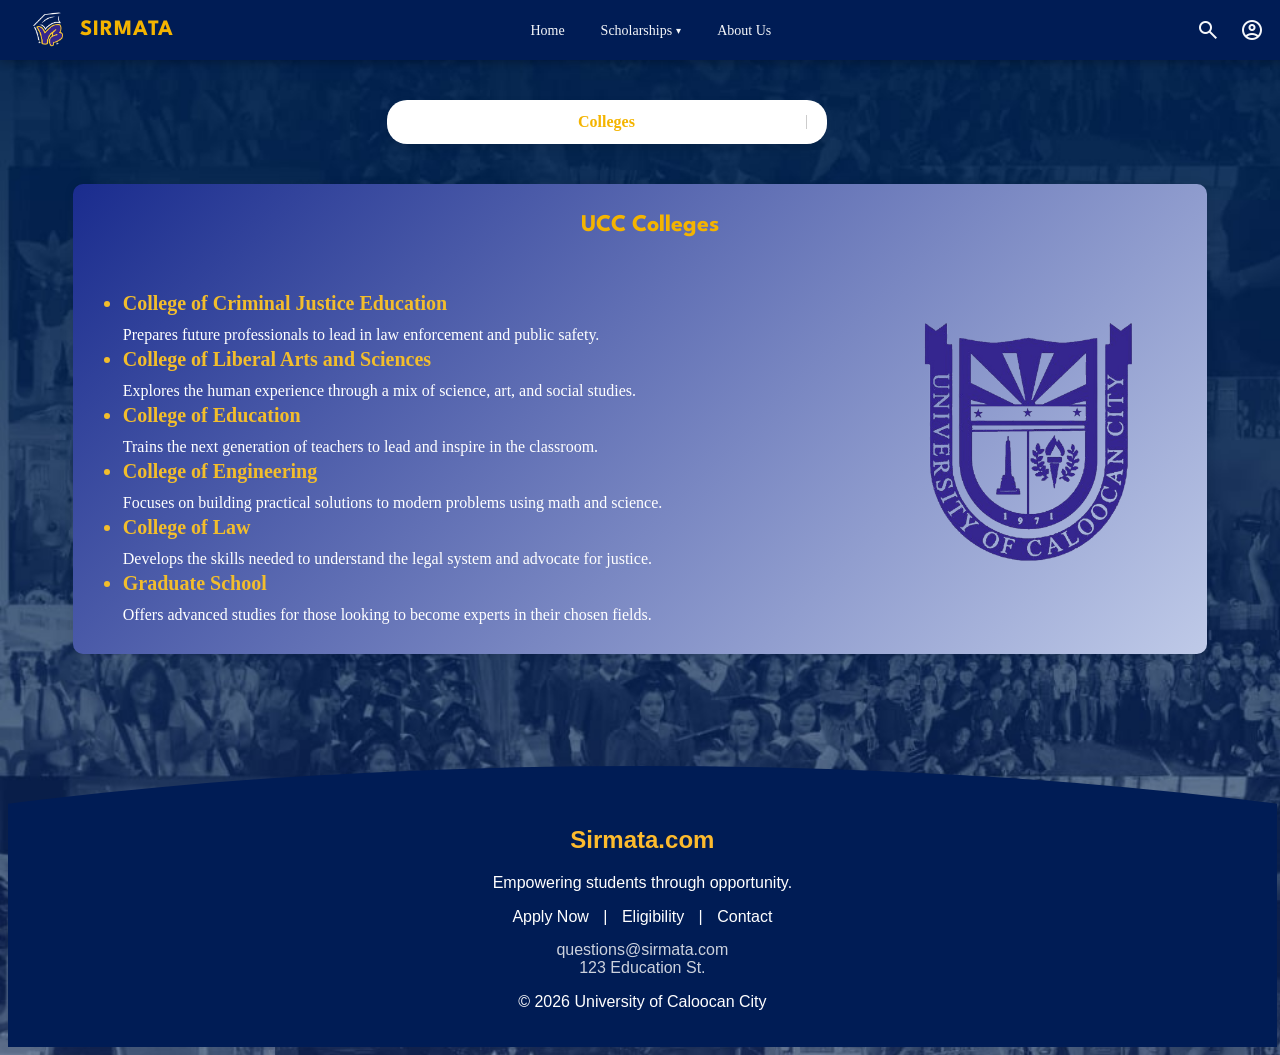
<file: A_Colleges.html>
<html lang="en">
<head>
<meta charset="UTF-8">
<meta name="viewport" content="width=device-width, initial-scale=1.0">
<title>Applicant</title>
<link rel="stylesheet" href="style_A.css">
<link rel="stylesheet" href="https://fonts.googleapis.com/css2?family=Material+Symbols+Outlined" />
<script src="script_A.js" defer></script>
</head>
<body>

<nav class="navbar">

    <!-- LEFT: Logo + Brand Name -->
    <div class="sirmata">
      <div class="logo">
        <img src="logo_2.png" alt="SIRMATA Logo">

      </div>
      <div class="brand-name">SIRMATA</div>
    </div>

    <!-- CENTER: Nav Links -->
    <ul class="nav-links" id="navLinks">
      <li><a href="frontpage_2.html">Home</a></li>
      <li class="dropdown-parent">
        <a href="#">Scholarships <span class="arrow">▾</span></a>
        <ul class="dropdown">
          <li><a href="C_Campus.html">Campus</a></li>
          <li><a href="A_Colleges.html">College</a></li>
          <li><a href="B_Scholar.html">Scholarship Type</a></li>
        </ul>
      </li>
      <li><a href="Page5.html">About Us</a></li>
    </ul>

    <!-- RIGHT: Search + Account Icons -->
    <div class="nav-right">

       <!-- Search -->
<div class="search-wrap">

  <button class="icon-btn" id="searchBtn">
    <span class="material-symbols-outlined">search</span>
  </button>

  <div class="search-bar" id="searchBar">
    <input
      type="text"
      id="searchInput"
      placeholder="Search scholarships..."
    >
    <button id="searchGo">Go</button>
  </div>

</div>

<!-- Account -->
<div class="acct-wrap">

  <!-- Profile Button -->
  <button class="icon-btn" id="acctBtn" title="Account" onclick="toggleAcct()">
    <span class="material-symbols-outlined">account_circle</span>
  </button>

  <div class="acct-menu" id="acctMenu">

    <!-- My Dashboard -->
    <a href="Page6.html">
      <span class="material-symbols-outlined">dashboard</span>
      My Dashboard
    </a>

    <hr class="divider">

    <!-- Log Out -->
 <a href="#" onclick="logOut(event)">
  <span class="material-symbols-outlined">logout</span>
  Log Out
</a>

  </div>
</div>
        </div>
  </nav>

<!-- Logout Modal — outside navbar -->
<div id="logoutModal" class="logout-modal">
  <div class="logout-box">
    <div class="logout-icon">
      <span class="material-symbols-outlined">logout</span>
    </div>
    <h2>Log Out?</h2>
    <p>Are you sure you want to end your current session?</p>
    <div class="logout-buttons">
      <button class="cancel-btn" onclick="cancelLogout()">Stay</button>
      <button class="logout-btn" onclick="confirmLogout()">Log Out</button>
    </div>
  </div>
</div>

<div class="sorting">
<nav class="navbar_2">
<ul class="sorting-list">
    <li class="dropdown-child">
    <a href="#">Colleges</a>
    <ul class="dropitout">
      <li><a href="#" onclick="showCollege('cba')">Business</a></li>
      <li><a href="#" onclick="showCollege('cje')">Criminal Justice</a></li>
      <li><a href="#" onclick="showCollege('coe')">Education</a></li>
      <li><a href="#" onclick="showCollege('eng')">Engineering</a></li>
      <li><a href="#" onclick="showCollege('law')">Law</a></li>
      <li><a href="#" onclick="showCollege('clas')">CLAS</a></li>
    </ul>
    </li>
</ul>
</nav>
</div>

<section class="box">
<h1 class="title">UCC Colleges</h1>
  <div class="images">
  <ul>
    <li class="yellow">College of Criminal Justice Education</li>
    Prepares future professionals to lead in law enforcement and public safety.
    <li class="yellow">College of Liberal Arts and Sciences</li>
    Explores the human experience through a mix of science, art, and social studies.
    <li class="yellow">College of Education</li>
    Trains the next generation of teachers to lead and inspire in the classroom.
    <li class="yellow">College of Engineering</li>
    Focuses on building practical solutions to modern problems using math and science.
    <li class="yellow">College of Law</li>
    Develops the skills needed to understand the legal system and advocate for justice.
    <li class="yellow">Graduate School</li>
    Offers advanced studies for those looking to become experts in their chosen fields.
    </ul>
    <img src="UCCLogo.png">
    </div>
    </section>

<br> <br> <br> <br>  
<div id="cba" class="college-section">
<h1 class="title">COLLEGE OF BUSINESS ADMINISTRATION</h1>
<div class="All">
  <div id="vertical">
  <div>
      <h1>CHED Scholarship Program (Business/Accountancy)</h1>
      <a href="https://ched.gov.ph/merit-scholarship/" class="apply-btn">APPLY HERE</a>
  </div>
  </div>

  <div class="square">
  <div class="box-content">
    <h3>Eligibility</h3>
    <ul class="prog">
      <li>Filipino citizen</li>
      <li>Freshman or currently enrolled college student in</li>
    </ul>

    <h3>Requirements</h3>
    <ul class="prog">
      <li>Application form (online/CHED portal)</li>
      <li>PSA Birth Certificate</li>
      <li>Transcript of Records or report card</li>
      <li>Income proof (if needed)</li>
    </ul>

    <h3>Campus</h3>
    <ul class="prog">
      <li>South</li>
      <li>Camarin</li>
      <li>Congress</li>
      <li>Bagong Silang</li>
    </ul>
</div>
</div>

  <div id="horizontal">
    <div class="box-content">
      <h3>Benefits</h3>
    <ul class="prog">
      <h4>For students in Public HEis:</h4>
      <li>₱15,000 per semester (Full Merit)</li>
      <li>₱7,500 per semester (Half Merit)</li>
      <h4>For students in Private HEIs:</h4>
      <li>₱30,000 per semester (Full Merit)</li>
      <li>₱15,000 per semester (Half Merit)</li>
    </ul>
    <h3>Deadline</h3>
    <ul> <li>Usually May–July yearly</li></ul>
    </div>
</div>
</div>

<div class="All">
  <div id="vertical">
  <div>
      <h1>CHED Merit Scholarship Program</h1>
      <a href="https://ched.gov.ph/merit-scholarship/" class="apply-btn">APPLY HERE</a>
  </div>
  </div>

  <div class="square">
  <div class="box-content">
    <h3>Eligibility</h3>
    <ul class="prog">
      <li>Filipino citizen</li>
      <li>Freshman or currently enrolled college student in</li>
    </ul>

    <h3>Requirements</h3>
    <ul class="prog">
      <li>Application form (online/CHED portal)</li>
      <li>PSA Birth Certificate</li>
      <li>Transcript of Records or report card</li>
      <li>Income proof (if needed)</li>
    </ul>

    <h3>Campus</h3>
    <ul class="prog">
      <li>South</li>
      <li>Camarin</li>
      <li>Congress</li>
      <li>Bagong Silang</li>
    </ul>
</div>
</div>

  <div id="horizontal">
  <div class="box-content">
    <h3>Benefits</h3>
    <ul class="prog">
      <h4>For students in Public HEis:</h4>
      <li>₱15,000 per semester (Full Merit)</li>
      <li>₱7,500 per semester (Half Merit)</li>
      <h4>For students in Private HEIs:</h4>
      <li>₱30,000 per semester (Full Merit)</li>
      <li>₱15,000 per semester (Half Merit)</li>
    </ul>
    <h3>Deadline</h3>
    <ul> <li>Usually May–July yearly</li></ul>
    </div>
</div>
</div>

<div class="All">
<div id="vertical">
    <div>
      <h1>CHED State Scholarship Program (SSP)</h1>
      <a href="https://ched.gov.ph/merit-scholarship/" class="apply-btn">APPLY HERE</a>
  </div>
  </div>

  <div class="square">
  <div class="box-content">
    <h3>Eligibility</h3>
    <ul class="prog">
      <li>Filipino citizen</li>
      <li>Freshman or currently enrolled college student in</li>
      <li>High academic performance</li>
      <li>Family income within required limit</li>
    </ul>

    <h3>Requirements</h3>
    <ul class="prog">
      <li>Application form (online/CHED portal)</li>
      <li>PSA Birth Certificate</li>
      <li>Transcript of Records or report card</li>
      <li>Income proof (if needed)</li>
    </ul>

    <h3>Campus</h3>
    <ul class="prog">
      <li>South</li>
      <li>Camarin</li>
      <li>Congress</li>
      <li>Bagong Silang</li>
    </ul>
</div>
</div>

  <div id="horizontal">
    <div class="box-content">
      <h3>Benefits</h3>
    <ul class="prog">
      <h4>Full Scholarship</h4>
      <li>Free tuition</li>
      <li>₱40,000 stipend per year</li>
      <h4>Half Scholarship</h4>
      <li>Free tuition</li>
      <li>₱20,000 stipend per year</li>
    </ul>
    <h3>Deadline</h3>
    <ul> <li>May – Application opens</li>
         <li>July – Deadline</li>
    </ul>
    </div>
</div>
</div>

<div class="All">
  <div id="vertical">
  <div>
      <h1>CHED PESFA (Private Education Student Financial Assistance)</h1>
      <a href="https://ched.gov.ph/merit-scholarship/" class="apply-btn">APPLY HERE</a>
  </div>
  </div>

  <div class="square">
  <div class="box-content">
    <h3>Eligibility</h3>
    <ul class="prog">
      <li>Filipino citizen</li>
      <li>Enrolled in CHED-recognized private HEI</li>
      <li>High academic performance</li>
      <li>Low family income</li>
    </ul>

    <h3>Requirements</h3>
    <ul class="prog">
      <li>Application form (online/CHED portal)</li>
      <li>PSA Birth Certificate</li>
      <li>Transcript of Records or report card</li>
      <li>Income proof (if needed)</li>
    </ul>

    <h3>Campus</h3>
    <ul class="prog">
      <li>South</li>
      <li>Camarin</li>
      <li>Congress</li>
      <li>Bagong Silang</li>
    </ul>
</div>
</div>

  <div id="horizontal">
    <div class="box-content">
      <h3>Benefits</h3>
    <ul class="prog">
      <h4>Full Scholarship</h4>
      <li>Free tuition</li>
      <li>₱40,000 stipend per year</li>
      <h4>Half Scholarship</h4>
      <li>Free tuition</li>
      <li>₱20,000 stipend per year</li>
    </ul>
    <h3>Deadline</h3>
    <ul> <li>May – Application opens</li>
         <li>July – Deadline</li>
    </ul>
    </div>
    </div>
</div>
</div>

<div id="cje" class="college-section">
<h1 class="title">CRIMINAL JUSTICE OF EDUCATION</h1>
<div class="All">
  <div id="vertical">
  <div>
      <h1>CHED Scholarship Program (All Majors Eligible —incl.Criminology / CJ / ISM)</h1>
      <a href="https://ched.gov.ph/merit-scholarship/"class="apply-btn">APPLY HERE</a>
  </div>
  </div>

  <div class="square">
    <div class="box-content">
       <h3>Eligibility</h3>
    <ul class="prog">
      <li>Filipino citizen</li>
      <li>Freshman or currently enrolled college student in Criminal Justice / Criminology / Industrial Security Management / related courses </li>
      <li>Strong academic performance</li>
    </ul>

    <h3>Requirements</h3>
    <ul class="prog">
      <li>Filled application form (online or paper)</li>
      <li>PSA Birth Certificate</li>
      <li>Report card or Transcript of Records (TOR)</li>
      <li>Proof of income (if required)</li>
    </ul>

    <h3>Campus</h3>
    <ul class="prog">
      <li>South</li>
      <li>Camarin</li>
      <li>Congress</li>
      <li>Bagong Silang</li>
    </ul>
    </div>
  </div>

  <div id="horizontal">
    <div class="box-content">
      <h3>Benefits</h3>
    <ul class="prog">
      <h4>For students in Public HEis:</h4>
      <li>₱15,000 per semester (Full Merit)</li>
      <li>₱7,500 per semester (Half Merit)</li>
      <h4>For students in Private HEIs:</h4>
      <li>₱30,000 per semester (Full Merit)</li>
      <li>₱15,000 per semester (Half Merit)</li>
    </ul>
    <h3>Deadline</h3>
    <ul> <li>Usually May–July yearly</li></ul>
    </div>
  </div>
</div>

<div class="All">
  <div id="vertical">
  <div>
      <h1>Philippine National Police (PNP) Scholarship / Support Programs </h1>
      <a href="https://pnp.gov.ph/"class="apply-btn">APPLY HERE</a>
  </div>
  </div>

  <div class="square">
  <div class="box-content">
        <h3>Eligibility</h3>
    <ul class="prog">
      <li>Filipino citizen</li>
      <li>Must be a student of Criminal Justice, Criminology, or related fields </li>
      <li> moral character</li>
    </ul>

    <h3>Requirements</h3>
    <ul class="prog">
      <li>Application form (contact PNP Education & Training Branch or local PNP station)</li>
      <li>Police Clearance</li>
      <li>Report card or Transcript of Records (TOR)</li>
      <li>Recommendation / endorsement from local police unit or barangay</li>
    </ul>

    <h3>Campus</h3>
    <ul class="prog">
      <li>South</li>
      <li>Camarin</li>
    </ul>
  </div>
  </div>

  <div id="horizontal">
  <div class="box-content">
    <h3>Benefits</h3>
    <ul class="prog">
      <li>Partial or full tuition fee assistance</li>
      <li>Allowance for books and school supplies</li>
      <li>Uniform or miscellaneous fee support</li>
      <li>Possible monthly stipend (varies per branch)</li>
    </ul>
    <h3>Deadline</h3>
    <ul> <li>Dependent on the PNP office issuing the scholarship: check with your local PNP station or PNP headquarters</li></ul>
  </div>
  </div>
</div>
</div>

<div id="coe" class="college-section">
<h1 class="title">COLLEGE OF EDUCATION</h1>
<div class="All">
<div id="vertical">
    <div>
      <h1>Commission on Higher Education (CHED) Scholarship Program</h1>
      <a href="https://ched.gov.ph"class="apply-btn">APPLY HERE</a>
  </div>
  </div>

 <div class="square">
    <div class="box-content">
       <h3>Eligibility</h3>
    <ul class="prog">
      <li>Filipino citizen</li>
      <li> Incoming freshman or currently enrolled in BSED / BEED / Education / Early Childhood Education</li>
      <li>Good academic performance</li>
      <li>Family income within required bracket (for some categories)</li>
    </ul>

    <h3>Requirements</h3>
    <ul class="prog">
      <li>Filled application form (online or paper)</li>
      <li>PSA Birth Certificate</li>
      <li>Report card or Transcript of Records (TOR)</li>
      <li>Certificate of Good Moral Character</li>
      <li>Proof of income (if required)</li>
    </ul>

    <h3>Campus</h3>
    <ul class="prog">
      <li>South</li>
      <li>Camarin</li>
      <li>Congress</li>
      <li>Bagong Silang</li>
    </ul>
  </div>
  </div>

  <div id="horizontal">
    <div class="box-content">
    <h3>Benefits</h3>
    <ul class="prog">
      <h4>For students in Public HEis:</h4>
      <li>₱15,000 per semester (Full Merit)</li>
      <li>₱7,500 per semester (Half Merit)</li>
      <h4>For students in Private HEIs:</h4>
      <li>₱30,000 per semester (Full Merit)</li>
      <li>₱15,000 per semester (Half Merit)</li>
    </ul>
    <h3>Deadline</h3>
    <ul> <li>Usually May–July yearly</li></ul>
    </div>
</div>
</div>

<div class="All">
  <div id="vertical">
  <div>
      <h1>CHED Scholarship Program (Education Programs)</h1>
      <a href="https://ched.gov.ph"class="apply-btn">APPLY HERE</a>
  </div>
  </div>

 <div class="square">
  <div class="box-content">
    <h3>Eligibility</h3>
    <ul class="prog">
      <li>Filipino citizen</li>
      <li> Incoming freshman or currently enrolled in BSED  / BEED /  Education / Early Childhood Education</li>
      <li>Good academic performance</li>
      <li>Family income within required bracket (for some categories)</li>
    </ul>

    <h3>Requirements</h3>
    <ul class="prog">
      <li>Filled application form (online or paper)</li>
      <li>PSA Birth Certificate</li>
      <li>Report card or Transcript of Records (TOR)</li>
      <li>Certificate of Good Moral Character</li>
      <li>Proof of income (if required)</li>
    </ul>

    <h3>Campus</h3>
    <ul class="prog">
      <li>South</li>
      <li>Camarin</li>
      <li>Congress</li>
      <li>Bagong Silang</li>
    </ul>
  </div>
  </div>

  <div id="horizontal">
  <div class="box-content">
    <h3>Benefits</h3>
    <ul class="prog">
      <h4>For students in Public HEis:</h4>
      <li>₱15,000 per semester (Full Merit)</li>
      <li>₱7,500 per semester (Half Merit)</li>
      <h4>For students in Private HEIs:</h4>
      <li>₱30,000 per semester (Full Merit)</li>
      <li>₱15,000 per semester (Half Merit)</li>
    </ul>
    <h3>Deadline</h3>
    <ul> <li>Usually May–July yearly</li></ul>
    </div>
</div>
</div>

<div class="All">
  <div id="vertical">
  <div>
      <h1>Department of Education (DepEd) – Teacher Education Scholarship Support</h1>
      <a href="https://www.deped.gov.ph"class="apply-btn">APPLY HERE</a>
  </div>
  </div>

 <div class="square">
    <div class="box-content">
    <h3>Eligibility</h3>
    <ul class="prog">
      <li>Filipino citizen</li>
      <li>Enrolled in Teacher Education programs (BSED / BEED / Early Childhood Education)</li>
      <li>Good academic standing</li>
      <li>Willing to serve in Philippine schools after graduation (for some programs)</li>
    </ul>

    <h3>Requirements</h3>
    <ul class="prog">
      <li>Proof of enrollment</li>
      <li>Recommendation letter</li>
      <li>Report card or Transcript of Records (TOR)</li>
      <li>Application form</li>
    </ul>

    <h3>Campus</h3>
    <ul class="prog">
      <li>South</li>
      <li>Camarin</li>
      <li>Congress</li>
      <li>Bagong Silang</li>
    </ul>
  </div>
  </div>

  <div id="horizontal">
    <div class="box-content">
      <h3>Benefits</h3>
    <ul class="prog">
      <li>Tuition and school fee assistance (for private institutions) </li>
      <li> For public universities like UCC: financial assistance given as stipend </li>
      <li> ₱3,000 – ₱8,000 monthly living allowance (depending on budget allocation)</li>
    OR <br>
     <li> ₱10,000 – ₱20,000 per semester financial grant </li>
     <li> ₱3,000 – ₱5,000 annual book allowance</li>
     <li> Practice Teaching / Internship support </li>
     <li> Possible priority hiring in public schools after graduation</li>
     <li> Professional development training and seminars </li>
     <li> May require 1–3 years return service in DepEd public schools </li>
    </ul>

    <h3>Deadline</h3>
    <ul class="prog">
     <li> Varies per program announcement </li>
    <li> Usually announced before start of academic year (based on previous cycles) </li>
    </ul>
    </div>
</div>
</div>

<div class="All">
  <div id="vertical">
  <div>
      <h1>Department of Science and Technology – DOST-SEI Scholarship (For BSED Science)</h1>
      <a href="https://sei.dost.gov.ph"class="apply-btn">APPLY HERE</a>
  </div>
  </div>

 <div class="square">
    <div class="box-content">
    <h3>Eligibility</h3>
    <ul class="prog">
      <li>Filipino citizen</li>
      <li>STEM SHS graduate (for freshmen)</li>
      <li> Enrolled in BSED Science or other science-related programs</li>
      <li>Strong grades in Math & Science</li>
    </ul>

    <h3>Requirements</h3>
    <ul class="prog">
      <li> Online application</li>
      <li>SHS report card or TOR</li>
      <li>PSA Birth Certificate</li>
      <li>Examination (if required)</li>
    </ul>

    <h3>Campus</h3>
    <ul class="prog">
      <li>South</li>
      <li>Camarin</li>
      <li>Congress</li>
      <li>Bagong Silang</li>
    </ul>
    </div>
  </div>

  <div id="horizontal">
    <div class="box-content">
      <h3>Benefits</h3>
    <ul class="prog">
      <li> ₱8,000 monthly living allowance </li>
      <li>₱40,000 per academic year tuition support (for private HEIs) </li>
      <li>Book allowance: ₱10,000 per year </li>
      <li> Clothing allowance: ₱1,000 (1st sem, 1st year only) </li>
      <li>Thesis allowance: ₱10,000 </li>
      <li>Graduation allowance: ₱1,000 </li>
      <li> Group accident insurance </li>
    (For public HEIs like UCC, tuition is usually covered under the ₱40,000 cap but since UCC is free tuition, allowance is the main benefit.)
    </ul>

    <h3>Deadline</h3>
    <ul><li>Usually August–October yearly</li> </ul>
    </div>
  </div>
</div>
</div>

<div id="eng" class="college-section">
<h1 class="title">COLLEGE OF ENGINEERING</h1>
<div class="All">
  <div id="vertical">
  <div>
      <h1>Department of Science and Technology – DOST-SEI Undergraduate Scholarship</h1>
      <a href="https://sei.dost.gov.ph"class="apply-btn">APPLY HERE</a>
  </div>
  </div>

 <div class="square">
    <div class="box-content">
    <h3>Eligibility</h3>
    <ul class="prog">
      <li>Filipino citizen</li>
      <li>STEM SHS graduate (for freshmen) or qualified college student</li>
      <li>Enrolled in priority programs such as Computer Engineering, Electronics Engineering, Electrical Engineering, and Industrial Engineering</li>
      <li>Must pass DOST scholarship exam</li>
    </ul>

    <h3>Requirements</h3>
    <ul class="prog">
      <li> Online application</li>
      <li>SHS report card or TOR</li>
      <li>PSA Birth Certificate</li>
      <li>Certificate of Good Moral Character</li>
    </ul>

    <h3>Campus</h3>
    <ul class="prog">
      <li>South</li>
      <li>Camarin</li>
      <li>Congress</li>
      <li>Bagong Silang</li>
    </ul>
    </div>
  </div>

  <div id="horizontal">
    <div class="box-content">
    <h3>Benefits</h3>
    <ul class="prog">
      <li>₱8,000 monthly living allowance </li>
      <li>₱40,000 per academic year tuition support (for private HEIs) </li>
      <li>Book allowance: ₱10,000 per year </li>
      <li>Clothing allowance: ₱1,000 (1st sem, 1st year only) </li>
      <li>Thesis allowance: ₱10,000</li>
      <li>Graduation allowance: ₱1,000</li>
      <li>Group accident insurance </li>
    (For public HEIs like UCC, tuition is usually covered under the ₱40,000 cap but since UCC is free tuition, allowance is the main benefit.)
    </ul>

    <h3>Deadline</h3>
    <ul><li>Usually August–October yearly</li> </ul>
    </div>
</div>
</div>

<div class="All">
  <div id="vertical">
  <div>
      <h1>DOST Junior Level Science Scholarship (JLSS)</h1>
      <a href="https://jlss.science-scholarships.ph"class="apply-btn">APPLY HERE</a>
  </div>
  </div>

 <div class="square">
    <div class="box-content">
    <h3>Eligibility</h3>
    <ul class="prog">
      <li>Filipino citizen</li>
      <li>Regular 2nd year college student</li>
      <li>Enrolled in STEM priority course</li>
      <li>At least 83% average</li>
    </ul>

    <h3>Requirements</h3>
    <ul class="prog">
      <li>Transcript of Records</li>
      <li>Certificate of Enrollment</li>
      <li>Certificate of Good Moral Character</li>
      <li>PSA Birth Certificate</li>
    </ul>

    <h3>Campus</h3>
    <ul class="prog">
      <li>South</li>
      <li>Bagong Silang</li>
    </ul>
  </div>
  </div>

  <div id="horizontal">
    <div class="box-content">
    <h3>Benefits</h3>
    <ul class="prog">
      <li>₱7,000 monthly allowance</li>
      <li>₱40,000 tuition support per year</li>
      <li>₱5,000 book allowance </li>
      <li>Thesis allowance</li>
      <li>Insurance</li>
    </ul>

    <h3>Deadline</h3>
    <ul><li>April – Application opens</li>
        <li>May – Deadline</li>
        <li>July – Exam</li>
    </ul>
    </div>
</div>
</div>

<div class="All">
<div id="vertical">
    <div>
      <h1>Commission on Higher Education – CHED Merit Scholarship Program</h1>
      <a href="https://ched.gov.ph"class="apply-btn">APPLY HERE</a>
  </div>
  </div>


 <div class="square">
    <div class="box-content">
    <h3>Eligibility</h3>
    <ul class="prog">
      <li>Filipino citizen</li>
      <li>Strong academic performance</li>
      <li>Good academic performance</li>
      <li> Enrolled in Engineering programs (including Comp Eng, ECE, EE, IE)</li>
    </ul>

    <h3>Requirements</h3>
    <ul class="prog">
      <li>Filled application form (online or paper)</li>
      <li>PSA Birth Certificate</li>
      <li>Report card or Transcript of Records (TOR)</li>
      <li>Certificate of Good Moral Character</li>
      <li>Proof of income (if required)</li>
    </ul>

    <h3>Campus</h3>
    <ul class="prog">
      <li>South</li>
      <li>Bagong Silang</li>
    </ul>
  </div>
  </div>

  <div id="horizontal">
    <div class="box-content">
    <h3>Benefits</h3>
    <ul class="prog">
      <h4>For students in Public HEis:</h4>
      <li>₱15,000 per semester (Full Merit)</li>
      <li>₱7,500 per semester (Half Merit)</li>
      <h4>For students in Private HEIs:</h4>
      <li>₱30,000 per semester (Full Merit)</li>
      <li>₱15,000 per semester (Half Merit)</li>
    </ul>
    <h3>Deadline</h3>
    <ul> <li>Usually May–July yearly</li></ul>
    </div>
</div>
</div>

<div class="All">
  <div id="vertical">
  <div>
      <h1>CHED State Scholarship Program (SSP)</h1>
      <a href="https://ched.gov.ph/merit-scholarship/" class="apply-btn">APPLY HERE</a>
  </div>
  </div>

  <div class="square">
  <div class="box-content">
  <h3>Eligibility</h3>
    <ul class="prog">
      <li>Filipino citizen</li>
      <li>Freshman or currently enrolled college student in</li>
      <li>High academic performance</li>
      <li>Family income within required limit</li>
    </ul>

    <h3>Requirements</h3>
    <ul class="prog">
      <li>Application form (online/CHED portal)</li>
      <li>PSA Birth Certificate</li>
      <li>Transcript of Records or report card</li>
      <li>Income proof (if needed)</li>
    </ul>

    <h3>Campus</h3>
    <ul class="prog">
      <li>South</li>
      <li>Camarin</li>
      <li>Congress</li>
      <li>Bagong Silang</li>
    </ul>
</div>
</div>

  <div id="horizontal">
    <div class="box-content">
    <h3>Benefits</h3>
    <ul class="prog">
      <h4>Full Scholarship</h4>
      <li>Free tuition</li>
      <li>₱40,000 stipend per year</li>
      <h4>Half Scholarship</h4>
      <li>Free tuition</li>
      <li>₱20,000 stipend per year</li>
    </ul>
    <h3>Deadline</h3>
    <ul> <li>May – Application opens</li>
         <li>July – Deadline</li>
    </ul>
  </div>
  </div>
</div>
</div>

<div id="law" class="college-section">
<h1 class="title">COLLEGE OF LAW</h1>
<div class="All">
  <div id="vertical">
  <div>
      <h1>Commission on Higher Education – CHED Law Education Scholarship Program (LESP)</h1>
      <a href="https://ched.gov.ph"class="apply-btn">APPLY HERE</a>
  </div>
  </div>

 <div class="square">
    <div class="box-content">
    <h3>Eligibility</h3>
    <ul class="prog">
      <li>Filipino citizen</li>
      <li>Admitted or currently enrolled in a Juris Doctor (JD) or Law program</li>
      <li>Enrolled in a CHED-recognized law school</li>
      <li> Meets academic and income requirements</li>
    </ul>

    <h3>Requirements</h3>
    <ul class="prog">
      <li>Filled application form (online or paper)</li>
      <li>PSA Birth Certificate</li>
      <li>Report card or Transcript of Records (TOR)</li>
      <li> Proof of admission or enrollment in Law school</li>
      <li>Proof of income (if required)</li>
    </ul>

    <h3>Campus</h3>
    <ul>
      <li>South</li>
    </ul>
    </div>
  </div>

  <div id="horizontal">
    <div class="box-content">
      <h3>Benefits</h3>
    <ul class="prog">
      <h4>For students in Public HEis:</h4>
      <li>₱15,000 per semester (Full Merit)</li>
      <li>₱7,500 per semester (Half Merit)</li>
      <h4>For students in Private HEIs:</h4>
      <li>₱30,000 per semester (Full Merit)</li>
      <li>₱15,000 per semester (Half Merit)</li>
    </ul>
    <h3>Deadline</h3>
    <ul> <li>Varies by CHED Regional Office (usually before start of academic year)</li></ul>
  </div>
  </div>
</div>
</div>

<div id="clas" class="college-section">
<h1 class="title">COLLEGE OF LIBERAL ARTS AND SCIENCES</h1>
<div class="All">
  <div id="vertical">
  <div>
      <h1>Commission on Higher Education (CHED) – Student Financial Assistance Programs (StuFAPs)</h1>
      <a href="https://ched.gov.ph"class="apply-btn">APPLY HERE</a>
  </div>
  </div>

 <div class="square">
    <div class="box-content">
    <h3>Eligibility</h3>
    <ul class="prog">
      <li>Filipino citizen</li>
      <li>Senior high graduate or currently enrolled in college</li>
      <li>Combined annual gross income of parents/guardian must not exceed CHED limits</li>
      <li>Must enroll in recognized public or private HEIs</li>
    </ul>

    <h3>Requirements</h3>
    <ul class="prog">
      <li>Filled application form (online or paper)</li>
      <li>PSA Birth Certificate</li>
      <li>Report card or Transcript of Records (TOR)</li>
      <li>Certificate of Indigency or Income Tax Return</li>
      <li>Certificate of Good Moral Character</li>
    </ul>

    <h3>Campus</h3>
    <ul class="prog">
      <li>South</li>
      <li>Congress</li>
    </ul>
  </div>
  </div>

  <div id="horizontal">
    <div class="box-content">
      <h3>Benefits</h3>
    <ul class="prog">
      <li>Tuition & other school fees (Full: up to ₱40,000/year; Partial: up to ₱20,000/year)</li>
      <li>Book allowance</li>
      <li>Monthly stipend</li>
    </ul>
    <h3>Deadline</h3>
    <ul> <li>  Usually between March–July (varies per region)</li></ul>
    </div>
</div>
</div>

<div class="All">
  <div id="vertical">
  <div>
      <h1>Commission on Higher Education – CHED Merit Scholarship Program</h1>
      <a href="https://ched.gov.ph"class="apply-btn">APPLY HERE</a>
  </div>
  </div>

 <div class="square">
    <div class="box-content">
    <h3>Eligibility</h3>
    <ul class="prog">
      <li>Filipino citizen</li>
      <li>Strong academic performance</li>
      <li>Good academic performance</li>
      <li> Enrolled in Engineering programs (including Comp Eng, ECE, EE, IE)</li>
    </ul>

    <h3>Requirements</h3>
    <ul class="prog">
      <li>Filled application form (online or paper)</li>
      <li>PSA Birth Certificate</li>
      <li>Report card or Transcript of Records (TOR)</li>
      <li>Certificate of Good Moral Character</li>
      <li>Proof of income (if required)</li>
    </ul>

    <h3>Campus</h3>
    <ul class="prog">
      <li>South</li>
      <li>Bagong Silang</li>
    </ul>
  </div>
  </div>

  <div id="horizontal">
    <div class="box-content">
    <h3>Benefits</h3>
    <ul class="prog">
      <h4>For students in Public HEis:</h4>
      <li>₱15,000 per semester (Full Merit)</li>
      <li>₱7,500 per semester (Half Merit)</li>
      <h4>For students in Private HEIs:</h4>
      <li>₱30,000 per semester (Full Merit)</li>
      <li>₱15,000 per semester (Half Merit)</li>
    </ul>
    <h3>Deadline</h3>
    <ul> <li>Usually May–July yearly</li></ul>
    </div>
</div>
</div>

<div class="All">
  <div id="vertical">
  <div>
      <h1>CHED PESFA (Private Education Student Financial Assistance)</h1>
      <a href="https://ched.gov.ph/merit-scholarship/" class="apply-btn">APPLY HERE</a>
  </div>
  </div>

  <div class="square">
  <div class="box-content">
    <h3>Eligibility</h3>
    <ul class="prog">
      <li>Filipino citizen</li>
      <li>Enrolled in CHED-recognized private HEI</li>
      <li>High academic performance</li>
      <li>Low family income</li>
    </ul>

    <h3>Requirements</h3>
    <ul class="prog">
      <li>Application form (online/CHED portal)</li>
      <li>PSA Birth Certificate</li>
      <li>Transcript of Records or report card</li>
      <li>Income proof (if needed)</li>
    </ul>

    <h3>Campus</h3>
    <ul class="prog">
      <li>South</li>
      <li>Camarin</li>
      <li>Congress</li>
      <li>Bagong Silang</li>
    </ul>
</div>
</div>

  <div id="horizontal">
    <div class="box-content">
      <h3>Benefits</h3>
    <ul class="prog">
      <h4>Full Scholarship</h4>
      <li>Free tuition</li>
      <li>₱40,000 stipend per year</li>
      <h4>Half Scholarship</h4>
      <li>Free tuition</li>
      <li>₱20,000 stipend per year</li>
    </ul>
    <h3>Deadline</h3>
    <ul> <li>May – Application opens</li>
         <li>July – Deadline</li>
    </ul>
    </div>
</div>
</div>

<div class="All">
  <div id="vertical">
    <div>
      <h1>Department of Science and Technology (DOST-SEI) Undergraduate Scholarship</h1>
      <a href="https://sei.dost.gov.ph"class="apply-btn">APPLY HERE</a>
  </div>
  </div>

 <div class="square">
    <div class="box-content">
       <h3>Eligibility</h3>
    <ul class="prog">
      <li>Filipino citizen</li>
      <li>STEM SHS graduate (for freshmen) or qualified college student</li>
      <li>Belong to top 5% of graduating class (or meet DOST criteria)</li>
      <li>Must enroll in priority S&T programs</li>
    </ul>

    <h3>Requirements</h3>
    <ul class="prog">
      <li>Application form (online)</li>
      <li>Form 137 / Transcript</li>
      <li>Certificate of Good Moral</li>
      <li>Birth Certificate</li>
      <li>Recent photo</li>
    </ul>

    <h3>Campus</h3>
    <ul class="prog">
      <li>South</li>
      <li>Congress</li>
    </ul>
  </div>
  </div>

  <div id="horizontal">
    <div class="box-content">
      <h3>Benefits</h3>
    <ul class="prog">
      <li>₱40,000/year tuition</li>
      <li>₱7,000 monthly stipend</li>
      <li>Book allowance</li>
      <li>Uniform allowance</li>
      <li>Thesis allowance</li>
      <li>allowance</li>
      <li>Insurance</li>
    </ul>

    <h3>Deadline</h3>
    <ul><li>Usually October–December</li> </ul>
    </div>
</div>
</div>

<div class="All">
  <div id="vertical">
    <div>
      <h1>Government Service Insurance System (GSIS) Educational Subsidy Program (ESP)</h1>
      <a href="https://www.gsis.gov.ph"class="apply-btn">APPLY HERE</a>
  </div>
  </div>

 <div class="square">
    <div class="box-content">
       <h3>Eligibility</h3>
    <ul class="prog">
      <li>Filipino citizen</li>
      <li>Child/dependent of active GSIS member</li>
      <li>Incoming 1st year college</li>
      <li>Good academic standing</li>
    </ul>

    <h3>Requirements</h3>
    <ul class="prog">
      <li>Application form</li>
      <li>Proof of GSIS membership</li>
      <li>Grades</li>
      <li>Birth Certificate</li>
    </ul>

    <h3>Campus</h3>
    <ul class="prog">
      <li>South</li>
      <li>Congress</li>
    </ul>
  </div>
  </div>

  <div id="horizontal">
    <div class="box-content">
    <h3>Benefits</h3>
    <ul>
      <li>₱10,000–₱20,000 annual financial assistance</li>
    </ul>

    <h3>Deadline</h3>
    <ul><li>Usually June–July</li> </ul>
    </div>
</div>
</div>

<div class="All">
  <div id="vertical">
  <div>
      <h1>DSWD Educational Assistance</h1>
      <a href=""class="apply-btn">APPLY HERE</a>
  </div>
  </div>

 <div class="square">
    <div class="box-content">
       <h3>Eligibility</h3>
    <ul class="prog">
      <li>Filipino citizen</li>
      <li>Financial need</li>
      <li>Currently enrolled student</li>
      <li>Good academic standing</li>
    </ul>

    <h3>Requirements</h3>
    <ul class="prog">
      <li>Valid ID</li>
      <li>Enrollment certificate</li>
      <li>Income documents</li>
    </ul>

    <h3>Campus</h3>
    <ul class="prog">
      <li>South</li>
      <li>Congress</li>
    </ul>
  </div>
  </div>

  <div id="horizontal">
    <div class="box-content">
    <h3>Benefits</h3>
    <ul>
      <li>Cash assistance for school expenses</li>
    </ul>

    <h3>Deadline</h3>
    <ul><li>Usually June–July</li> </ul>
    </div>
  </div>
</div>
</div>

<footer>
  <div class="footer-content">
    <h2>Sirmata.com</h2>
    <p>Empowering students through opportunity.</p>
    <div class="footer-links">
      <a href="#">Apply Now</a> |
      <a href="#">Eligibility</a> |
      <a href="#">Contact</a>
    </div>
    <address>
      questions@sirmata.com <br>
      123 Education St.
    </address>
    <p class="copyright">&copy; 2026 University of Caloocan City</p>
  </div>
</footer>

</body>
</html>
</file>
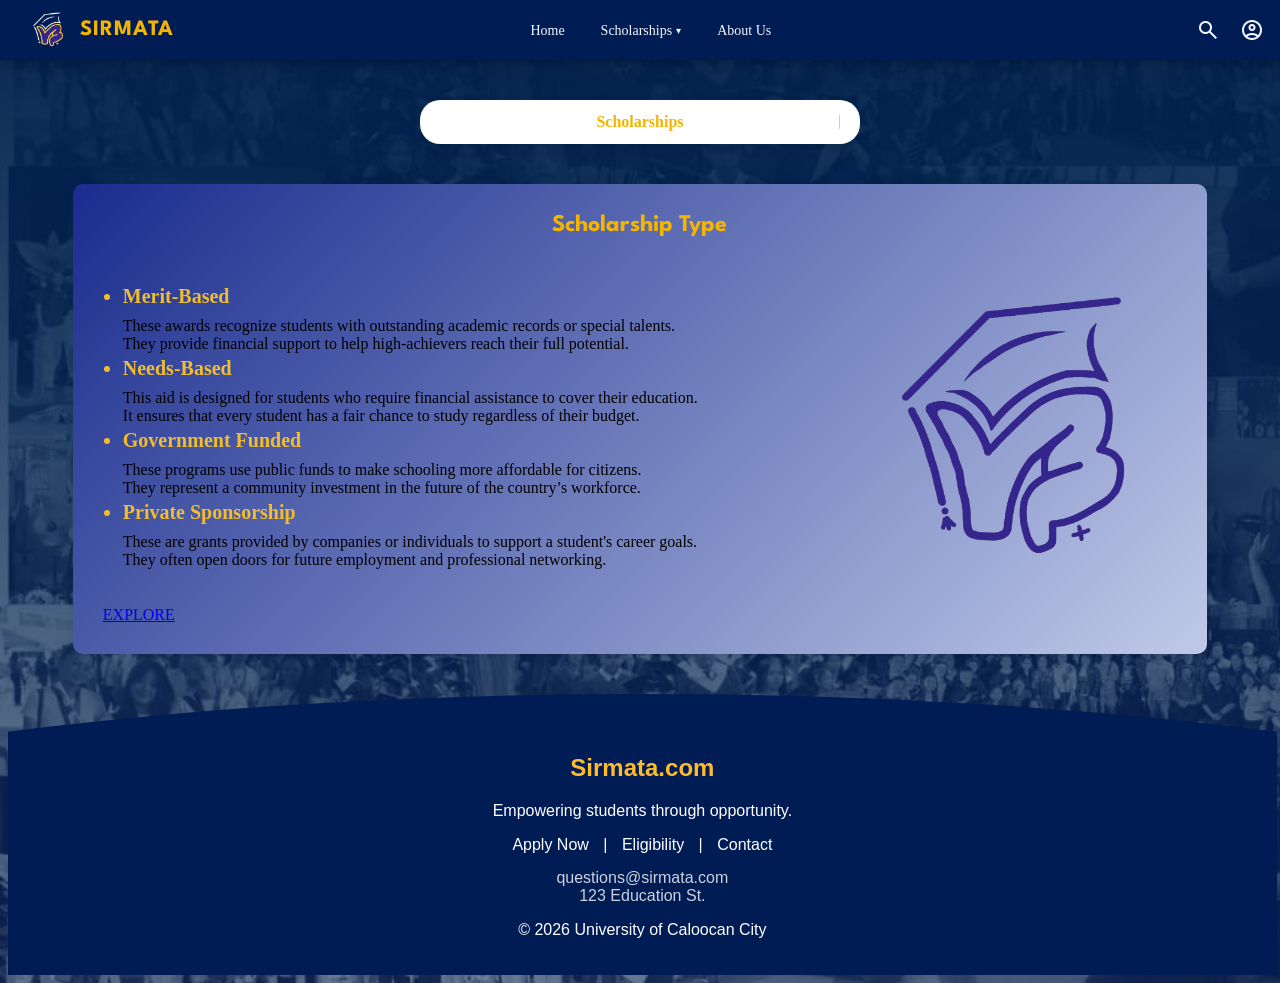
<file: B_Scholar.html>
<!DOCTYPE html>
<html lang="en">
<head>
<meta charset="UTF-8">
<meta name="viewport" content="width=device-width, initial-scale=1.0">
<title>Applicant</title>
<link rel="stylesheet" href="https://fonts.googleapis.com/css2?family=Material+Symbols+Outlined" />
<link rel="stylesheet" href="style_B.css">
<script src="script_B.js" defer></script>
</head>
<body>
<nav class="navbar">

    <!-- LEFT: Logo + Brand Name -->
    <div class="sirmata">
      <div class="logo">
        <img src="logo_2.png" alt="SIRMATA Logo">

      </div>
      <div class="brand-name">SIRMATA</div>
    </div>

    <!-- CENTER: Nav Links -->
    <ul class="nav-links" id="navLinks">
      <li><a href="frontpage_2.html">Home</a></li>
      <li class="dropdown-parent">
        <a href="#">Scholarships <span class="arrow">▾</span></a>
        <ul class="dropdown">
          <li><a href="C_Campus.html">Campus</a></li>
          <li><a href="A_Colleges.html">College</a></li>
          <li><a href="B_Scholar.html">Scholarship Type</a></li>
        </ul>
      </li>
      <li><a href="Page5.html">About Us</a></li>
    </ul>

    <!-- RIGHT: Search + Account Icons -->
    <div class="nav-right">

       <!-- Search -->
<div class="search-wrap">

  <button class="icon-btn" id="searchBtn">
    <span class="material-symbols-outlined">search</span>
  </button>

  <div class="search-bar" id="searchBar">
    <input
      type="text"
      id="searchInput"
      placeholder="Search scholarships..."
    >
    <button id="searchGo">Go</button>
  </div>

</div>

<!-- Account -->
<div class="acct-wrap">

  <!-- Profile Button -->
  <button class="icon-btn" id="acctBtn" title="Account" onclick="toggleAcct()">
    <span class="material-symbols-outlined">account_circle</span>
  </button>

  <div class="acct-menu" id="acctMenu">

    <!-- My Dashboard -->
    <a href="Page6.html">
      <span class="material-symbols-outlined">dashboard</span>
      My Dashboard
    </a>

    <hr class="divider">

    <!-- Log Out -->
 <a href="#" onclick="logOut(event)">
  <span class="material-symbols-outlined">logout</span>
  Log Out
</a>

  </div>
</div>
        </div>
  </nav>

<!-- Logout Modal — outside navbar -->
<div id="logoutModal" class="logout-modal">
  <div class="logout-box">
    <div class="logout-icon">
      <span class="material-symbols-outlined">logout</span>
    </div>
    <h2>Log Out?</h2>
    <p>Are you sure you want to end your current session?</p>
    <div class="logout-buttons">
      <button class="cancel-btn" onclick="cancelLogout()">Stay</button>
      <button class="logout-btn" onclick="confirmLogout()">Log Out</button>
    </div>
  </div>
</div>

<div class="sorting">
<nav class="navbar_2">
<ul class="sorting-list">
<li class="dropdown-child">
    <a href="#">Scholarships</a>
    <ul class="dropitout">
      <li><a href="#" onclick="showSection('merit');">Merit-Based</a></li>
      <li><a href="#" onclick="showSection('needs');">Needs-Based</a></li>
      <li><a href="#" onclick="showSection('govt');">Government-Funded</a></li>
      <li><a href="#" onclick="showSection('private');">Private-Based</a></li>
    </ul>
</li>
</ul>
</nav>
</div>

<section class="box">
<h1 class="title">Scholarship Type</h1>
<div class="images">
<ul>
 <li class="yellow">Merit-Based</li>
  These awards recognize students with outstanding academic records or special talents. <br>
  They provide financial support to help high-achievers reach their full potential.
 <li class="yellow">Needs-Based</li>
  This aid is designed for students who require financial assistance to cover their education. <br>
  It ensures that every student has a fair chance to study regardless of their budget.
 <li class="yellow">Government Funded</li>
  These programs use public funds to make schooling more affordable for citizens. <br>
  They represent a community investment in the future of the country’s workforce.
 <li class="yellow">Private Sponsorship</li>
  These are grants provided by companies or individuals to support a student's career goals. <br>
  They often open doors for future employment and professional networking.
</ul>
<img src="WebLogo.png">
</div>
<div> <a href="Page5.html" class="btn">EXPLORE</a> </div>
</section>

<div id="merit" class="Scholarships-section">
<h1 class="title">MERIT-BASED SCHOLARSHIPS</h1>
<div class="All">
 
  <div id="vertical">
  <div class="details">
      <h1>CHED Merit Scholarship Program</h1>
      <a href="https://ched.gov.ph/merit-scholarship/"class="apply-btn">APPLY HERE</a>
  </div>
  </div>
  <div class="square">
  <div class="details">
    <h3>Eligibility</h3>
      <ul>
        <li>Filipino citizen</li>
        <li>Strong academic performance</li>
        <li>Enrolled in CHED-recognized HEI</li>
        <li>Income bracket applies for some categories</li>
      </ul>
  </div>
  </div>
  <div class="square">
  <div class="details">
    <h3>Requirements</h3>
      <ul>
        <li>Application form</li>
        <li>PSA Birth Certificate</li>
        <li>Transcript of Records/Report Card</li>
        <li>Certificate of Enrollment</li>
        <li>Income documents</li>
      </ul>
  </div>
  </div>
  <div id="horizontal">
  <div class="details">
    <h3>Priority Programs:</h3>
      <ul>
        <li>BS Accountancy</li>
        <li>Business</li>
        <li>Engineering</li>
        <li>Education</li>
        <li>Law</li>
        <li>CLAS</li>
      </ul>
    <h3>Benefits:</h3>
      <ul>
        <li>₱15,000–₱30,000 per semester</li>
      </ul>
    <h3>Campus:</h3>
      <ul>
        <li>UCC South Campus</li>
        <li>UCC Camarin Campus</li>
        <li>UCC Congress Campus</li>
        <li>UCC Bagong Silang Campus</li>
    </ul>
  </div>
  </div>
  </div>

<div class="All">
  <div id="vertical">
    <div class="details">
      <h1>CHED State Scholarship Program (SSP)</h1>
       <a href="https://ched.gov.ph/merit-scholarship/"class="apply-btn">APPLY HERE</a>
</div>
  </div>
  <div class="square">
  <div class="details">
    <h3>Eligibility</h3>
      <ul>
        <li>Filipino citizen</li>
        <li>High academic performance</li>
        <li>Family income ≤ ₱400,000/year</li>
      </ul>
  </div>
  </div>
  <div class="square">
  <div class="details">
    <h3>Requirements</h3>
      <ul>
        <li>Application form</li>
        <li>PSA Birth Certificate</li>
        <li>Transcript of Records</li>
        <li>Certificate of Good Moral Character</li>
        <li>Proof of income</li>
      </ul>
   
  </div>
  </div>
  <div id="horizontal">
  <div class="details">
    <h3>Priority Programs:</h3>
      <ul>
        <li>BS Information Technology</li>
        <li>BS Information System</li>
        <li>BS Computer Science</li>
        <li>Engineering</li>
        <li>Social Sciences</li>
        <li>Business</li>
        <li>Education</li>
      </ul>
    <h3>Benefits:</h3>
      <ul>
        <li>Free tuition + ₱20,000–₱40,000 stipend yearly</li>
      </ul>
    <h3>Campus:</h3>
      <ul>
        <li>UCC South Campus</li>
        <li>UCC Camarin Campus</li>
        <li>UCC Congress Campus</li>
        <li>UCC Bagong Silang Campus</li>
      </ul>
</div>
</div>
</div>

<div class="All">
  <div id="vertical">
  <div class="details">
      <h1>DOST-SEI Undergraduate Scholarship</h1>
       <a href="https://ched.gov.ph/merit-scholarship/"class="apply-btn">APPLY HERE</a>
  </div>
  </div>
  <div class="square">
  <div class="details">
    <h3>Eligibility</h3>
      <ul>
        <li>Filipino citizen</li>
        <li>STEM Senior High School graduate</li>
        <li>Must pass DOST-SEI exam</li>
      </ul>
  </div>
  </div>
  <div class="square">
  <div class="details">
    <h3>Requirements</h3>
      <ul>
        <li>Online application form</li>
        <li>PSA Birth Certificate</li>
        <li>SHS Report Card/TOR</li>
        <li>Certificate of Good Moral Character</li>
      </ul>
  </div>
  </div>
  <div id="horizontal">
  <div class="details">
    <h3>Priority Programs:</h3>
      <ul>  
        <li>BS Computer Science</li>
        <li>BS Information Technology</li>
        <li>BSEd Science</li>
        <li>Engineering</li>
      </ul>
    <h3>Benefits:</h3>
      <ul>
        <li>₱8,000 monthly allowance</li>
        <li>₱40,000 tuition support</li>
        <li>Book/clothing/thesis allowance</li>
      </ul>
    <h3>Campus:</h3>
      <ul>
        <li>UCC South Campus</li>
        <li>UCC Camarin Campus</li>
        <li>UCC Congress Campus</li>
        <li>UCC Bagong Silang Campus</li>
      </ul>
  </div>
  </div>
  </div>
<br>

<div class="All">
  <div id="vertical">
  <div class="details">
    <h1>DOST Junior Level Science Scholarship (JLSS)</h1>
    <a href="https://ched.gov.ph/merit-scholarship/"class="apply-btn">APPLY HERE</a>
  </div>
  </div>


  <div class="square">
  <div class="details">
    <h3>Eligibility</h3>
      <ul>
        <li>Filipino citizen</li>
        <li>Regular 2nd-year STEM student</li>
        <li>No failing grade</li>
        <li>Must pass JLSS exam</li>
      </ul>                  
  </div>
  </div>

  <div class="square">
  <div class="details">                    
    <h1>Requirements</h1>
      <ul>
        <li>Online application form</li>
        <li>Transcript of Records</li>
        <li>Certificate of Enrollment</li>
        <li>PSA Birth Certificate</li>
        <li>School ID</li>
      </ul>
  </div>
  </div>

  <div id="horizontal">
  <div class="details">
    <h3>Priority Programs:</h3>
      <ul>
        <li>BS Computer Science</li>
        <li>BS Information Technology</li>
        <li>Engineering</li>
        <li>BSEd Science</li>
      </ul>
    <h3>Benefits:</h3>
      <ul>
        <li>₱7,000 monthly allowance</li>
        <li>Tuition up to ₱40,000</li>
        <li>Book and thesis allowance</li>
      </ul>
    <h3>Campus:</h3>
      <ul>
        <li>UCC South Campus</li>
        <li>UCC Camarin Campus</li>
        <li>UCC Congress Campus</li>
        <li>UCC Bagong Silang Campus</li>
      </ul>
  </div>
  </div>
  </div>
  </div>

<div id="needs" class="Scholarships-section">
<h1 class="title">NEEDS-BASED SCHOLARSHIPS</h1>


<div class="All">
  <div id="vertical">
    <div class="details">
      <h1>CHED PESFA (Private Education Student Financial Assistance)</h1>
       <a href="https://csp-application.chedro-ncr.com/application/index.htm"class="apply-btn">APPLY HERE</a>
</div>
  </div>
  <div class="square">
  <div class="details">
    <h3>Eligibility</h3>
      <ul>
        <li>Filipino citizen</li>
        <li>High academic performance</li>
        <li>Low family income</li>
        <li>Enrolled in CHED-recognized private HEI</li>
      </ul>
  </div>
  </div>
  <div class="square">
  <div class="details">
    <h3>Requirements</h3>
      <ul>
        <li>Application form</li>
        <li>PSA Birth Certificate</li>
        <li>Transcript of Records</li>
        <li>Certificate of Good Moral Character</li>
        <li>Proof of income</li>
      </ul>
   
  </div>
  </div>
  <div id="horizontal">
  <div class="details">
    <h3>Priority Programs:</h3>
      <ul>
        <li>BS Information Technology</li>
        <li>BS Information System</li>
        <li>BS Computer Science</li>
        <li>Engineering</li>
        <li>Social Sciences</li>
        <li>Business</li>
        <li>Education</li>
      </ul>
    <h3>Benefits:</h3>
    <h5>Full Scholarship</h5>
      <ul>
        <li>₱20,000 tuition support</li>
        <li>₱40,000 stipend</li>
      </ul>
      <h5>Half Scholarship</h5>
      <ul>
      <li>₱10,000 tuition support</li>
      <li>₱20,000 stipend</li>
     </ul>


    <h3>Campus:</h3>
      <ul>
        <li>UCC South Campus</li>
        <li>UCC Camarin Campus</li>
        <li>UCC Congress Campus</li>
        <li>UCC Bagong Silang Campus</li>
      </ul>
</div>
</div>
</div>

<br>
<div class="All">
  <div id="vertical">
  <div class="details">
    <h1>Caloocan City Governement Scholarship Program</h1>
    <a href="https://ched.gov.ph/merit-scholarship/"class="apply-btn">APPLY HERE</a>
</div>
</div>

  <div class="square">
  <div class="details">
    <h3>Eligibility</h3>
      <ul>    
         <li>Bonafide resident of Caloocan City</li>
          <li>Good academic standing</li>
          <li>Priority for low-income families</li>
      </ul>              
  </div>
  </div>

  <div class="square">
  <div class="details">
    <h3>Requirements</h3>
      <ul>    
        <li>Must submit application form</li>
        <li>Certificate of Residency</li>
        <li>Proof of Family Income</li>
        <li>Transcript/Report</li>
        <li>Income documents</li>
        <li>Attend interview</li>
      </ul>        
  </div>
  </div>

  <div id="horizontal">
  <div class="details">
    <h3>Priority Program:</h3>
      <ul>    
        <li>All Programs</li>    
      </ul>
    <h3> Benefits:</h3>
       <ul>    
          <li>Cash Assistance</li>
          <li>Educational Aid</li>
       </ul>
    <h3>Campus</h3>
        <ul>    
         <li>UCC South Campus</li>
         <li>UCC Camarin Campus</li>
         <li>UCC Congress Campus</li>
          <li>UCC Bagong Silang Campus</li>
        </ul>
    </div>
    </div>
    </div>

<div class="All">
  <div id="vertical">
  <div class="details">
    <h1>GSIS Educational Subsidy Program (ESP/GESP)</h1>
    <a href="https://ched.gov.ph/merit-scholarship/"class="apply-btn">APPLY HERE</a>                    
  </div>
  </div>

  <div class="square">
  <div class="details">
    <h3>Eligibility</h3>
      <ul>
        <li>Child or dependent of GSIS member</li>
        <li>Enrolled in college</li>
        <li>Good academic standing</li>
      </ul>
  </div>
  </div>

  <div class="square">
  <div class="details">
    <h3>Requirements</h3>
      <ul>
        <li>Application form</li>
        <li>Proof of GSIS membership</li>
        <li>Grades/Transcript</li>
        <li>Birth Certificate</li>
      </ul>  
  </div>
  </div>

  <div id="horizontal">
  <div class="details">
    <h3>Priority Programs:</h3>
      <ul>
        <li>Any 4–5 year course</li>
      </ul>
    <h3>Benefits:</h3>
      <ul>
        <li>₱10,000–₱20,000 annual assistance</li>
      </ul>
    <h3>Campus:</h3>
      <ul>
        <li>UCC South Campus</li>
        <li>UCC Congress Campus</li>
      </ul>
  </div>
  </div>
  </div>

<div class="All">
  <div id="vertical">
  <div class="details">
    <h1>UniFAST TES/TDP</h1>
    <a href="https://ched.gov.ph/merit-scholarship/"class="apply-btn">APPLY HERE</a>            
  </div>
  </div>

  <div class="square">
  <div class="details">
    <h3>Eligibility</h3>
      <ul>
        <li>Filipino citizen</li>
        <li>Enrolled in SUC, LUC, or CHED-recognized private HEI</li>
        <li>Low-income family background</li>
      </ul>                              
  </div>
  </div>

  <div class="square">
  <div class="details">
    <h3>Campus:</h3>
      <ul>
        <li>UCC Congress Campus</li>
        <li>UCC Camarin Campus</li>
        <li>UCC South Campus</li>
        <li>UCC Bagong Silang Campus</li>
      </ul>
  </div>
  </div>

  <div id="horizontal">
  <div class="details">
    <h3>Priority Programs:</h3>
      <ul>
        <li>All programs</li>
      </ul>
    <h3>Benefits:</h3>
      <ul>
        <li>TES: ₱20,000–₱27,000 per year</li>
        <li>TDP: ₱7,500 per semester</li>
      </ul>
    <h3>Requirements</h3>
      <ul>
        <li>TES/TDP application form</li>
        <li>Certificate of Enrollment</li>
        <li>PSA Birth Certificate</li>
        <li>Income documents</li>
        <li>Barangay Certificate of Residency</li>
      </ul>
  </div>
  </div>
  </div>

<div class="All">
  <div id="vertical">
  <div class="details">
    <h1>OWWA EDSP/ODSP</h1>
    <a href="https://ched.gov.ph/merit-scholarship/"class="apply-btn">APPLY HERE</a>                          
  </div>
  </div>

  <div class="square">
  <div class="details">
    <h3>Eligibility</h3>
      <ul>
        <li>Child of active OFW</li>
        <li>Good academic standing</li>
        <li>Age ≤ 21 years old (for EDSP)</li>
      </ul>                          
   </div>
   </div>

  <div class="square">
  <div class="details">
    <h3>Requirements</h3>
      <ul>
        <li>OWWA application form</li>
        <li>Enrollment certificate</li>
        <li>Proof of OFW membership</li>
        <li>Birth Certificate</li>
        <li>Copy of OFW contract</li>
      </ul>
  </div>
  </div>

  <div id="horizontal">
  <div class="details">
    <h3>Priority Programs:</h3>
      <ul>
        <li>All programs</li>
      </ul>
    <h3>Benefits:</h3>
      <ul>
        <li>EDSP: ₱60,000 per year</li>
        <li>ODSP: ₱20,000 per year</li>
      </ul>
    <h3>Campus:</h3>
      <ul>
        <li>UCC Congress Campus</li>
        <li>UCC Camarin Campus</li>
        <li>UCC South Campus</li>
        <li>UCC Bagong Silang Campus</li>
      </ul>
  </div>
  </div>
  </div>

<div class="All">
  <div id="vertical">
  <div class="details">
    <h1>DSWD Educational Assistance</h1>
    <a href="https://ched.gov.ph/merit-scholarship/"class="apply-btn">APPLY HERE</a>
  </div>
  </div>

  <div class="square">
  <div class="details">
    <h3>Eligibility</h3>
      <ul>
        <li>Filipino citizen</li>
        <li>Financially challenged student</li>
        <li>Currently enrolled in school</li>
      </ul>
    </div>
    </div>

  <div class="square">
  <div class="details">
    <h3>Requirements</h3>
      <ul>
        <li>Application form</li>
        <li>Valid ID</li>
        <li>Income documents</li>
        <li>Enrollment certificate</li>
      </ul>                          
  </div>
  </div>

  <div id="horizontal">
  <div class="details">
    <h3>Priority Programs:</h3>
      <ul>
        <li>No specific priority</li>
      </ul>
    <h3>Benefits:</h3>
     <ul>
        <li>Cash aid for school expenses</li>
      </ul>
    <h3>Campus:</h3>
      <ul>
        <li>Nationwide</li>
      </ul>
  </div>
  </div>
  </div>
</div>

<div id="govt" class="Scholarships-section">
<h1 class="title">GOVERNMENT-FUNDED SCHOLARSHIPS</h1>

<div class="All">

<div id="vertical">
<div class="details">
<h1>CHED State Scholarship Program (SSP)</h1>
<a href="https://ched.gov.ph/merit-scholarship/" class="apply-btn">APPLY HERE</a>
</div>
</div>

<div class="square">
<div class="details">
<h3>Eligibility</h3>
<ul>
<li>Filipino citizen</li>
<li>High academic performance</li>
<li>Family income ≤ ₱400,000/year</li>
</ul>
</div>
</div>

<div class="square">
<div class="details">
<h3>Requirements</h3>
<ul>
<li>Application form</li>
<li>PSA Birth Certificate</li>
<li>Transcript of Records</li>
<li>Certificate of Good Moral Character</li>
<li>Proof of income</li>
</ul>
</div>
</div>

<div id="horizontal">
<div class="details">
<h3>Priority Programs:</h3>
<ul>
<li>IT</li>
<li>IS</li>
<li>Computer Science</li>
<li>Engineering</li>
<li>Business</li>
<li>Education</li>
</ul>

<h3>Benefits:</h3>
<ul>
<li>Free tuition</li>
<li>₱20,000–₱40,000 stipend yearly</li>
</ul>

<h3>Campus:</h3>
<ul>
<li>South</li>
<li>Camarin</li>
<li>Congress</li>
<li>Bagong Silang</li>
</ul>
</div>
</div>
</div>

<div class="All">
    <div id="vertical">
    <div class="details">
    <h1>CHED PESFA (Private Education Student Financial Assistance)
    </h1> <a href="https://csp-application.chedro-ncr.com/application/index.htm"class="apply-btn">APPLY HERE</a>
</div>
</div>
<div class="square">
    <div class="details">
    <h3>Eligibility</h3>
    <ul>
    <li>Filipino citizen</li>
    <li>High academic performance</li>
    <li>Low family income</li>
    <li>Enrolled in CHED-recognized private HEI</li>
</ul>
</div>
</div>
<div class="square">
<div class="details">
<h3>Requirements</h3>
<ul>
   <li>Application form</li>
   <li>PSA Birth Certificate</li>
   <li>Transcript of Records</li>
   <li>Certificate of Good Moral Character</li>
   <li>Proof of income</li>
</ul>
</div>
</div>
<div id="horizontal">
<div class="details">
    <h3>Priority Programs:</h3>
    <ul>
    <li>BS Information Technology</li>
    <li>BS Information System</li>
    <li>BS Computer Science</li>
    <li>Engineering</li>
    <li>Social Sciences</li>
    <li>Business</li>
    <li>Education</li>
</ul>
<h3>Benefits:</h3>
<h5>Full Scholarship</h5>
<ul> <li>₱20,000 tuition support</li>
    <li>₱40,000 stipend</li>
</ul> <h5>Half Scholarship</h5>
<ul> <li>₱10,000 tuition support</li>
    <li>₱20,000 stipend</li>
</ul> <h3>Campus:</h3>
<ul> <li>UCC South Campus</li>
    <li>UCC Camarin Campus</li>
    <li>UCC Congress Campus</li>
    <li>UCC Bagong Silang Campus</li>
</ul>
</div>
</div>
</div>

<div class="All">
<div id="vertical">
<div class="details">
    <h1>DOST-SEI Undergraduate Scholarship</h1>
    <a href="https://ched.gov.ph/merit-scholarship/"class="apply-btn">APPLY HERE</a>
</div>
</div>
<div class="square">
    <div class="details">
    <h3>Eligibility</h3>
    <ul> <li>Filipino citizen</li>
    <li>STEM Senior High School graduate</li>
    <li>Must pass DOST-SEI exam</li>
</ul>
</div>
</div>
<div class="square">
<div class="details">
<h3>Requirements</h3>
<ul> <li>Online application form</li>
    <li>PSA Birth Certificate</li>
    <li>SHS Report Card/TOR</li>
    <li>Certificate of Good Moral Character</li>
</ul>
</div>
</div>
<div id="horizontal">
<div class="details">
    <h3>Priority Programs:</h3>
    <ul> <li>BS Computer Science</li>
        <li>BS Information Technology</li>
        <li>BSEd Science</li>
        <li>Engineering</li>
    </ul>
    <h3>Benefits:</h3>
    <ul>
        <li>₱8,000 monthly allowance</li>
        <li>₱40,000 tuition support</li>
        <li>Book/clothing/thesis allowance</li>
    </ul>
    <h3>Campus:</h3>
    <ul>
        <li>UCC South Campus</li>
        <li>UCC Camarin Campus</li>
        <li>UCC Congress Campus</li>
        <li>UCC Bagong Silang Campus</li>
    </ul>
</div>
</div>
</div>
<br>

<div class="All">
<div id="vertical">
<div class="details">
<h1>GSIS Educational Subsidy Program</h1>
<a href="#" class="apply-btn">APPLY HERE</a>
</div>
</div>

<div class="square">
<div class="details">
<h3>Eligibility</h3>
<ul>
<li>Child of GSIS member</li>
<li>Enrolled in college</li>
<li>Good academic standing</li>
</ul>
</div>
</div>

<div class="square">
<div class="details">
<h3>Requirements</h3>
<ul>
<li>Application form</li>
<li>Proof of GSIS membership</li>
<li>Grades</li>
<li>Birth Certificate</li>
</ul>
</div>
</div>

<div id="horizontal">
<div class="details">
<h3>Benefits:</h3>
<ul>
<li>₱10,000–₱20,000 yearly assistance</li>
</ul>

<h3>Campus:</h3>
<ul>
<li>South</li>
<li>Congress</li>
</ul>
</div>
</div>
</div>

<div class="All">
<div id="vertical">
<div class="details">
<h1>UniFAST TES/TDP</h1>
<a href="#" class="apply-btn">APPLY HERE</a>
</div>
</div>
<div class="square">
<div class="details">
<h3>Eligibility</h3>
<ul>
<li>Filipino citizen</li>
<li>Enrolled in SUC/LUC/private HEI</li>
<li>Low-income background</li>
</ul>
</div>
</div>

<div class="square">
<div class="details">
<h3>Campus</h3>
<ul>
<li>Congress</li>
<li>Camarin</li>
<li>South</li>
<li>Bagong Silang</li>
</ul>
</div>
</div>

<div id="horizontal">
<div class="details">

<h3>Priority Programs</h3>
<ul>
<li>All programs</li>
</ul>
<h3>Benefits</h3>
<ul>
<li>TES ₱20,000–₱27,000 yearly</li>
<li>TDP ₱7,500 per semester</li>
</ul>

<h3>Requirements</h3>
<ul>
<li>Application form</li>
<li>Certificate of Enrollment</li>
<li>Birth Certificate</li>
<li>Income documents</li>
<li>Barangay Certificate</li>
</ul>
</div>
</div>
</div>

<div class="All">
  <div id="vertical">
  <div class="details">
    <h1>DOST Junior Level Science Scholarship (JLSS)</h1>
    <a href="https://ched.gov.ph/merit-scholarship/"class="apply-btn">APPLY HERE</a>
  </div>
  </div>

  <div class="square">
  <div class="details">
    <h3>Eligibility</h3>
      <ul>
        <li>Filipino citizen</li>
        <li>Regular 2nd-year STEM student</li>
        <li>No failing grade</li>
        <li>Must pass JLSS exam</li>
      </ul>                  
  </div>
  </div>

  <div class="square">
  <div class="details">                    
    <h1>Requirements</h1>
      <ul>
        <li>Online application form</li>
        <li>Transcript of Records</li>
        <li>Certificate of Enrollment</li>
        <li>PSA Birth Certificate</li>
        <li>School ID</li>
      </ul>
  </div>
  </div>

  <div id="horizontal">
  <div class="details">
    <h3>Priority Programs:</h3>
      <ul>
        <li>BS Computer Science</li>
        <li>BS Information Technology</li>
        <li>Engineering</li>
        <li>BSEd Science</li>
      </ul>
    <h3>Benefits:</h3>
      <ul>
        <li>₱7,000 monthly allowance</li>
        <li>Tuition up to ₱40,000</li>
        <li>Book and thesis allowance</li>
      </ul>
    <h3>Campus:</h3>
      <ul>
        <li>UCC South Campus</li>
        <li>UCC Camarin Campus</li>
        <li>UCC Congress Campus</li>
        <li>UCC Bagong Silang Campus</li>
      </ul>
  </div>
  </div>
  </div>

<div class="All">
  <div id="vertical">
  <div class="details">
    <h1>DepEd Teacher Education Scholarship</h1>
    <a href="https://ched.gov.ph/merit-scholarship/"class="apply-btn">APPLY HERE</a>
  </div>
  </div>

  <div class="square">
  <div class="details">
    <h3>Eligibility</h3>
        <ul>
          <li>Filipino citizen</li>
          <li>Enrolled in Teacher Education program</li>
          <li>Good academic standing</li>
          <li>Willing to serve in public schools</li>
        </ul>
  </div>
  </div>
  <div class="square">
  <div class="details">
    <h3>Requirements</h3>
        <ul>
          <li>Proof of enrollment</li>
          <li>Transcript of Records</li>
          <li>Recommendation letter</li>
          <li>Application form</li>
        </ul>
  </div>
  </div>

  <div id="horizontal">
    <div class="details">
      <h3>Priority Programs:</h3>
        <ul>
          <li>BSED</li>
          <li>BEED</li>
          <li>Early Childhood Education</li>
       </ul>
      <h3>Benefits:</h3>
        <ul>
          <li>Tuition assistance</li>
          <li>₱3,000–₱8,000 monthly allowance</li>
          <li>Book allowance</li>
          <li>Internship support</li>
          <li>Priority hiring</li>
      </ul>
      <h3>Campus:</h3>
        <ul>
          <li>South</li>
          <li>Congress</li>
       </ul>
  </div>
  </div>
  </div>

<div class="All">
  <div id="vertical">
  <div class="details">
    <h1>PNP Scholarship</h1>
    <a href="https://ched.gov.ph/merit-scholarship/"class="apply-btn">APPLY HERE</a>                    
  </div>
  </div>

  <div class="square">
  <div class="details">
    <h3>Eligibility</h3>
      <ul>
        <li>Filipino citizen</li>
        <li>Enrolled in Criminology or Criminal Justice program</li>
        <li>Good moral character</li>
      </ul>
  </div>
  </div>

    <div class="square">
    <div class="details">
      <h3>Requirements</h3>
       <ul>
          <li>Application form</li>
          <li>Transcript of Records</li>
          <li>Police Clearance</li>
          <li>Recommendation letter</li>
        </ul>
  </div>
  </div>

  <div id="horizontal">
  <div class="details">
    <h3>Priority Programs:</h3>
      <ul>
        <li>BS Criminology</li>
        <li>Criminal Justice</li>
      </ul>
    <h3>Benefits:</h3>
      <ul>
        <li>Tuition assistance</li>
        <li>Allowance for books and uniforms</li>
        <li>Possible stipend</li>
      </ul>
    <h3>Campus:</h3>
      <ul>
        <li>UCC South Campus</li>
        <li>UCC Camarin Campus</li>
      </ul>
  </div>
  </div>
  </div>

<div class="All">
  <div id="vertical">
  <div class="details">
    <h1>OWWA EDSP/ODSP</h1>
    <a href="https://ched.gov.ph/merit-scholarship/"class="apply-btn">APPLY HERE</a>                
  </div>
  </div>

  <div class="square">
  <div class="details">
    <h3>Eligibility</h3>
      <ul>
        <li>Child of active OFW</li>
        <li>Good academic standing</li>
        <li>Age ≤ 21 years old (for EDSP)</li>
      </ul>
   </div>
   </div>

  <div class="square">
  <div class="details">
    <h3>Requirements</h3>
      <ul>
        <li>OWWA application form</li>
        <li>Enrollment certificate</li>
        <li>Proof of OFW membership</li>
        <li>Birth Certificate</li>
        <li>Copy of OFW contract</li>
      </ul>
  </div>
  </div>

  <div id="horizontal">
  <div class="details">
    <h3>Priority Programs:</h3>
      <ul>
        <li>All programs</li>
      </ul>
    <h3>Benefits:</h3>
      <ul>
        <li>EDSP: ₱60,000 per year</li>
        <li>ODSP: ₱20,000 per year</li>
      </ul>
    <h3>Campus:</h3>
      <ul>
        <li>UCC Congress Campus</li>
        <li>UCC Camarin Campus</li>
        <li>UCC South Campus</li>
        <li>UCC Bagong Silang Campus</li>
      </ul>
  </div>
  </div>
  </div>

<div class="All">
  <div id="vertical">
  <div class="details">
    <h1>DSWD Educational Assistance</h1>
    <a href="https://ched.gov.ph/merit-scholarship/"class="apply-btn">APPLY HERE</a>
  </div>
  </div>

  <div class="square">
  <div class="details">
    <h3>Eligibility</h3>
      <ul>
        <li>Filipino citizen</li>
        <li>Financially challenged student</li>
        <li>Currently enrolled in school</li>
      </ul>
  </div>
  </div>

  <div class="square">
  <div class="details">
    <h3>Requirements</h3>
      <ul>
        <li>Application form</li>
        <li>Valid ID</li>
        <li>Income documents</li>
        <li>Enrollment certificate</li>
      </ul>
  </div>
  </div>

  <div id="horizontal">
  <div class="details">
    <h3>Priority Programs:</h3>
      <ul>
        <li>All Programs</li>
      </ul>
    <h3>Benefits:</h3>
      <ul>
        <li>Cash aid for school expenses</li>
      </ul>
    <h3>Campus:</h3>
      <ul>
        <li>UCC Congress Campus</li>
        <li>UCC Camarin Campus</li>
        <li>UCC South Campus</li>
        <li>UCC Bagong Silang Campus</li>
      </ul>
  </div>
  </div>
  </div>

<div class="All">
  <div id="vertical">
  <div class="details">
    <h1>LGU Scholarship (Caloocan)</h1>
    <a href="https://ched.gov.ph/merit-scholarship/"class="apply-btn">APPLY HERE</a>
  </div>
  </div>

  <div class="square">
  <div class="details">
    <h3>Eligibility</h3>
      <ul>
        <li>Bonafide resident of Caloocan City</li>
        <li>Good academic standing</li>
      </ul>
  </div>
  </div>

  <div class="square">
  <div class="details">
    <h3>Requirements</h3>
      <ul>
        <li>Barangay Certificate of Residency</li>
        <li>Grades/Report Card</li>
        <li>Enrollment certificate</li>
        <li>Birth Certificate</li>
      </ul>
  </div>
  </div>

  <div id="horizontal">
  <div class="details">
    <h3>Priority Programs:</h3>
      <ul>
        <li>No specific priority</li>
      </ul>
    <h3>Benefits:</h3>
      <ul>
        <li>₱5,000–₱30,000 per year</li>
      </ul>
    <h3>Campus:</h3>
      <ul>
        <li>UCC Congress Campus</li>
        <li>UCC Camarin Campus</li>
        <li>UCC South Campus</li>
        <li>UCC Bagong Silang Campus</li>
      </ul>
  </div>
  </div>
  </div>

<div class="All">
  <div id="vertical">
  <div class="details">
    <h1>CSC Graduate Scholarship (Government Employees)</h1>
    <a href="https://ched.gov.ph/merit-scholarship/"class="apply-btn">APPLY HERE</a>
  </div>
  </div>

  <div class="square">
  <div class="details">
    <h3>Eligibility</h3>
      <ul>
        <li>Permanent government employee</li>
        <li>Endorsed by agency head</li>
        <li>Good performance rating</li>
      </ul>
  </div>
  </div>

  <div class="square">
  <div class="details">
    <h3>Requirements</h3>
      <ul>
        <li>Application form</li>
        <li>Service record</li>
        <li>Performance rating</li>
        <li>Admission letter</li>
        <li>Study plan</li>
      </ul>
  </div>
  </div>
                         
  <div id="horizontal">
  <div class="details">
    <h3>Priority Programs:</h3>
      <ul>
        <li>BS Public Administration</li>
        <li>Educational Management</li>
        <li>MBA</li>
        <li>Criminal Justice</li>
      </ul>
    <h3>Benefits:</h3>
      <ul>
        <li>Tuition ₱50,000–₱100,000 per year</li>
        <li>₱5,000–₱10,000 book allowance</li>
      </ul>
    <h3>Campus:</h3>
      <ul>
        <li>UCC Main Campus</li>
        <li>UCC North Campus</li>
        <li>UCC Camarin Campus</li>
        <li>UCC Bagong Silang Campus</li>
      </ul>
  </div>
  </div>
  </div>
</div>

<div id="private" class="Scholarships-section">
<h1 class="title">PRIVATE SCHOLARSHIPS</h1>
<div class="All">
  <div id="vertical">
  <div class="details">
    <h1>Ayala Foundation Scholarship</h1>
    <a href="https://ched.gov.ph/merit-scholarship/"class="apply-btn">APPLY HERE</a>
  </div>
  </div>

  <div class="square">
  <div class="details">
    <h3>Eligible</h3>
      <ul>
        <li>Filipino citizen</li>
        <li>Good academic standing</li>
        <li>Financial need</li>
      </ul>
  </div>
  </div>

  <div class="square">
  <div class="details">
    <h3>Requirements</h3>
      <ul>
        <li>Application form</li>
        <li>Grades/Transcript</li>
        <li>Income documents</li>
        <li>Essay or personal statement</li>
      </ul>
  </div>
  </div>

  <div id="horizontal">
  <div class="details">
    <h3>Priority Programs:</h3>
     <ul>
        <li>Business</li>
        <li>Information Technology</li>
        <li>Engineering</li>
        <li>Social Development</li>
      </ul>
    <h3>Benefits:</h3>
      <ul>
        <li>Tuition support</li>
        <li>Allowance</li>
        <li>Leadership training</li>
      </ul>
    <h3>Campus:</h3>
      <ul>
        <li>Partner HEIs (includes UCC)</li>
      </ul>
  </div>
  </div>
  </div>
</div>

<footer>
  <div class="footer-content">
    <h2>Sirmata.com</h2>
    <p>Empowering students through opportunity.</p>
    <div class="footer-links">
      <a href="#">Apply Now</a> |
      <a href="#">Eligibility</a> |
      <a href="#">Contact</a>
    </div>
    <address>
      questions@sirmata.com <br>
      123 Education St.
    </address>
   
    <p class="copyright">&copy; 2026 University of Caloocan City</p>
</div>
</footer>

</body>
</html>
</file>
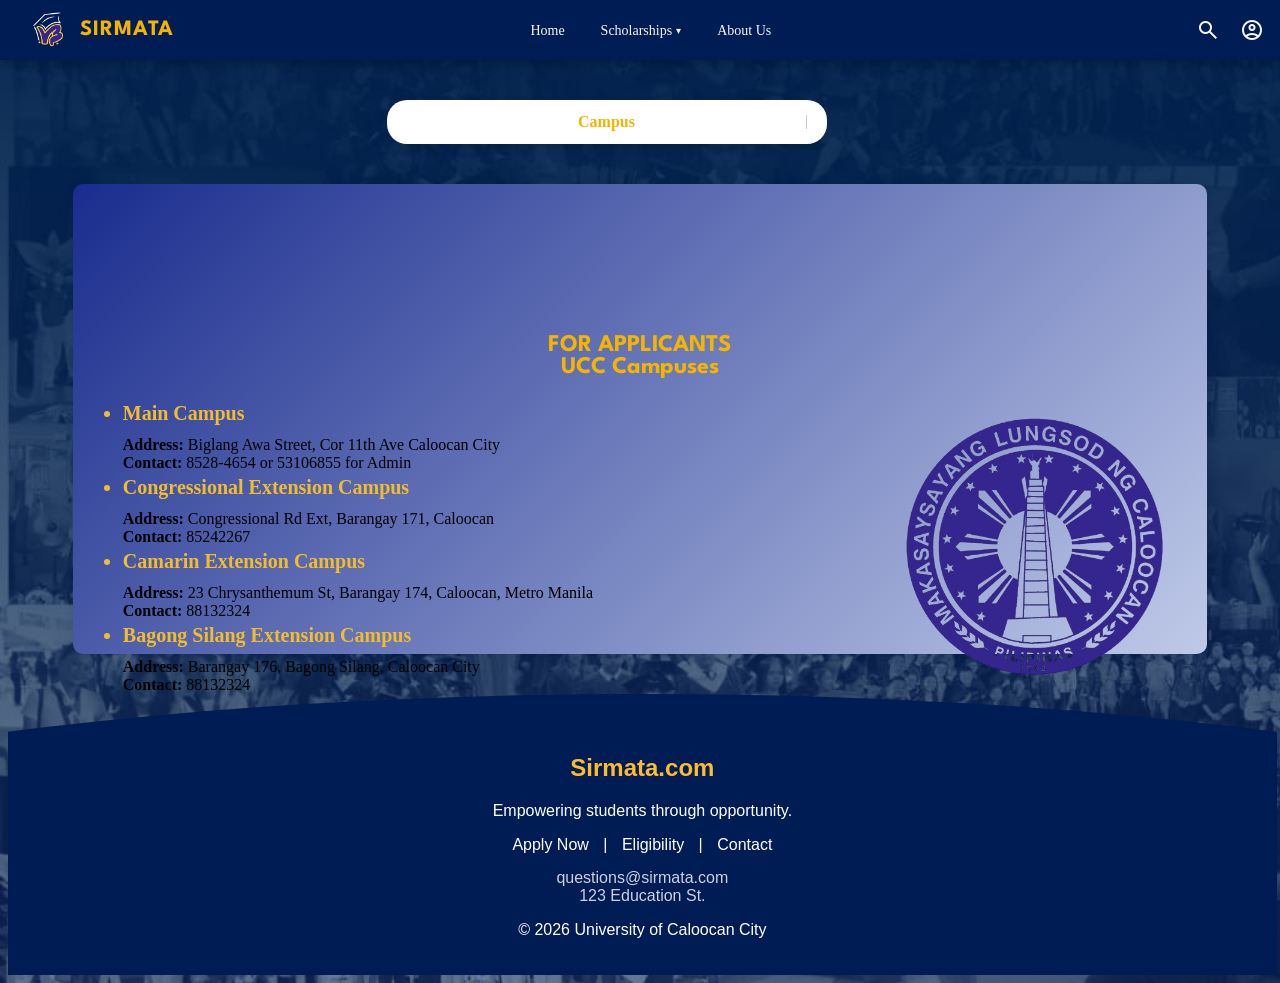
<file: C_Campus.html>
<!DOCTYPE html>
<html lang="en">
<head>
<meta charset="UTF-8">
<meta name="viewport" content="width=device-width, initial-scale=1.0">
<title>Applicant</title>
<link rel="stylesheet" href="style_C.css">
<link rel="stylesheet" href="https://fonts.googleapis.com/css2?family=Material+Symbols+Outlined" />
<script src="script_C.js" defer></script>
</head>
<body>

  
<nav class="navbar">

    <!-- LEFT: Logo + Brand Name -->
    <div class="sirmata">
      <div class="logo">
        <img src="logo_2.png" alt="SIRMATA Logo">

      </div>
      <div class="brand-name">SIRMATA</div>
    </div>

    <!-- CENTER: Nav Links -->
    <ul class="nav-links" id="navLinks">
      <li><a href="frontpage_2.html">Home</a></li>
      <li class="dropdown-parent">
        <a href="#">Scholarships <span class="arrow">▾</span></a>
        <ul class="dropdown">
          <li><a href="C_Campus.html">Campus</a></li>
          <li><a href="A_Colleges.html">College</a></li>
          <li><a href="B_Scholar.html">Scholarship Type</a></li>
        </ul>
      </li>
      <li><a href="Page5.html">About Us</a></li>
    </ul>

    <!-- RIGHT: Search + Account Icons -->
    <div class="nav-right">

       <!-- Search -->
<div class="search-wrap">

  <button class="icon-btn" id="searchBtn">
    <span class="material-symbols-outlined">search</span>
  </button>

  <div class="search-bar" id="searchBar">
    <input
      type="text"
      id="searchInput"
      placeholder="Search scholarships..."
    >
    <button id="searchGo">Go</button>
  </div>

</div>

<!-- Account -->
<div class="acct-wrap">

  <!-- Profile Button -->
  <button class="icon-btn" id="acctBtn" title="Account" onclick="toggleAcct()">
    <span class="material-symbols-outlined">account_circle</span>
  </button>

  <div class="acct-menu" id="acctMenu">

    <!-- My Dashboard -->
    <a href="Page6.html">
      <span class="material-symbols-outlined">dashboard</span>
      My Dashboard
    </a>

    <hr class="divider">

    <!-- Log Out -->
 <a href="#" onclick="logOut(event)">
  <span class="material-symbols-outlined">logout</span>
  Log Out
</a>

  </div>
</div>
        </div>
  </nav>

<!-- Logout Modal — outside navbar -->
<div id="logoutModal" class="logout-modal">
  <div class="logout-box">
    <div class="logout-icon">
      <span class="material-symbols-outlined">logout</span>
    </div>
    <h2>Log Out?</h2>
    <p>Are you sure you want to end your current session?</p>
    <div class="logout-buttons">
      <button class="cancel-btn" onclick="cancelLogout()">Stay</button>
      <button class="logout-btn" onclick="confirmLogout()">Log Out</button>
    </div>
  </div>
</div>

<div class="sorting">
<nav class="navbar_2">
<ul class="sorting-list">
  <li class="dropdown-child">
  <a href="#">Campus</a>
    <ul class="dropitout">
      <li><a href="#South">Main</a></li>
      <li><a href="#Congress">Congressional</a></li>
      <li><a href="#Camarin">Camarin</a></li>
      <li><a href="#BS">Bagong Silang</a></li>
    </ul>
    </li>
</ul>
</nav>
</div>

<section class="box active-section">
<h1 class="title"> FOR APPLICANTS <br> UCC Campuses</h1>
<div class="images">
<ul>
    <li class="yellow">Main Campus</li>
    <strong> Address: </strong>Biglang Awa Street, Cor 11th Ave Caloocan City <br>
    <strong> Contact: </strong>8528-4654 or 53106855 for Admin
    <li class="yellow">Congressional Extension Campus</li>
    <strong> Address: </strong> Congressional Rd Ext, Barangay 171, Caloocan <br>
    <strong> Contact: </strong>85242267
    <li class="yellow">Camarin Extension Campus</li>
    <strong> Address: </strong> 23 Chrysanthemum St, Barangay 174, Caloocan, Metro Manila <br>
    <strong> Contact: </strong>88132324
    <li class="yellow">Bagong Silang Extension Campus</li>
    <strong> Address: </strong> Barangay 176, Bagong Silang, Caloocan City <br>
    <strong> Contact: </strong>88132324
    </ul>
    <img src="Lungsod.png">
    </div>
  
    </section>

<div id="Congress" class="campus-section">
  <h1 class="Campus">Congress</h1>
  <div class="container">
    <div class="left-panel">
      <h1>University of Caloocan City + Tzu Chi Foundation</h1>
      <a href="https://ucc-caloocan.edu.ph/post/ucc-strengthens-scholarship-programs-through-partnership-with-tzu-chi-foundation" class="apply-btn">Apply Here</a>
      <div class="scrollbar">
        <p class="subTitle">Eligibility:</p>
        <p>Financially challenged students enrolled at UCC</p>
        <p class="subTitle">Requirements:</p>
        <ul class="prog">
          <li>Application Form</li>
          <li>Transcripts</li>
          <li>Income documents</li>
          <li>Interview</li>
        </ul>
        <p class="subTitle">Deadline:</p>
        <p>Usually starts in March and ends during April</p>
    </div>
    </div>
    
    <div class="right-panel">
      <div class="scrollbar">
        <p class="subTitle">Program</p>
        <ul class="prog">
          <li>Bachelor of Science in Psychology</li>
          <li>Bachelor of Science in Computer Science</li>
          <li>Bachelor of Science in Information System</li>
          <li>Bachelor of Science in Information Technology</li>
          <li>Bachelor of Science in Entertainment & Multimedia Computing</li>
          <li>Bachelor of Arts in Political Science</li>
          <li>Bachelor of Arts in Communication</li>
          <li>Bachelor in Public Administration</li>
          <li>Bachelor of Science in Business Administration</li>
          <li>Bachelor of Science in Accountancy</li>
          <li>Bachelor of Science in Tourism</li>
          <li>Bachelor of Science in Hotel & Restaurant Management</li>
          <li>Bachelor in Elementary Education</li>
          <li>Bachelor in Secondary Education</li>
          <li>Bachelor of Science in Criminology</li>
          <li>BS Electrical Engineering</li>
          <li>BS Electronics Engineering</li>
          <li>BS Computer Engineering</li>
        </ul>
        <p class="subTitle">Requirements:</p>
        <ul class="prog">
          <li>Tuition subsidy</li>
          <li>Financial support for low-income students</li>
        </ul>
        <p class="subTitle">Scholarship Type:</p>
        <p>Need based</p>
      </div>
    </div>
  </div>

  <div class="container">
    <div class="left-panel">
      <h1>Caloocan City Government Scholarship Program</h1>
      <a href="https://ched.gov.ph" class="apply-btn">Apply Here</a>
      <div class="scrollbar">
        <p class="subTitle">Eligibility:</p>
        <p>Filipino citizen, Incoming freshman or currently enrolled, priority to low-income families</p>
        <p class="subTitle">Requirements:</p>
        <ul class="prog">
          <li>Application Form</li>
          <li>Certificate of Residency</li>
          <li>Transcripts of Record / Report Card</li>
          <li>Proof of Family Income</li>
        </ul>
        <p class="subTitle">Deadline:</p>
        <p>Announced by the city government</p>
      </div>
    </div>
    <div class="right-panel">
      <div class="scrollbar">
        <p class="subTitle">Program</p>
        <p>No fixed list</p>
        <p class="subTitle">Benefits:</p>
        <ul class="prog">
          <li>Cash Assistance</li>
          <li>Educational Aid</li>
        </ul>
        <p class="subTitle">Scholarship Type:</p>
        <p>Merit based / Need based</p>
        <p class="subTitle">Educational Level:</p>
        <p>Freshman & Current College Students</p>
      </div>
    </div>
  </div>

  <div class="container">
    <div class="left-panel">
      <h1>CHED Scholarship Program (All Majors Eligible)</h1>
      <a href="https://ched.gov.ph/merit-scholarship/" class="apply-btn">Apply Here</a>
      <div class="scrollbar">
        <p class="subTitle">Eligibility:</p>
        <ul class="prog">
          <li>Filipino citizen</li>
          <li>Freshman or currently enrolled college student in related programs</li>
          <li>Strong academic performance</li>
        </ul>
        <p class="subTitle">Requirements:</p>
        <ul class="prog">
          <li>Filled application form</li>
          <li>PSA Birth Certificate</li>
          <li>Report Card / Transcript of Records (TOR)</li>
          <li>Proof of income (if required)</li>
        </ul>
        <p class="subTitle">Deadline:</p>
        <p>Usually May–July every year</p>
      </div>
    </div>
    <div class="right-panel">
      <div class="scrollbar">
        <p class="subTitle">Program</p>
        <ul class="prog">
          <li>Criminal Justice Education</li>
          <li>Criminology</li>
          <li>Industrial Security Management (ISM)</li>
          <li>Other CHED-recognized related programs</li>
        </ul>
        <p class="subTitle">Benefits:</p>
        <ul class="prog">
          <li>Public HEIs: ₱15,000 per semester (Full Merit), ₱7,500 per semester (Half Merit)</li>
          <li>Private HEIs: ₱30,000 per semester (Full Merit), ₱15,000 per semester (Half Merit)</li>
        </ul>
        <p class="subTitle">Scholarship Type:</p>
        <p>Government / Merit-based</p>
        <p class="subTitle">Campus:</p>
        <p>South, Camarin, Congress, Bagong Silang</p>
        <p class="subTitle">Educational Level:</p>
        <p>Freshman & Current College Students</p>
      </div>
    </div>
  </div>

   <div class="container">
  <div class="left-panel">
    <h1>CHED Scholarship Program (Business / Accountancy)</h2>
    <a href="https://ched.gov.ph/merit-scholarship/" class="apply-btn">Apply Here</a>
    <div class="scrollbar">
      <p class="subTitle">Eligibility:</p>
      <ul class="prog">
        <li>Filipino citizen</li>
        <li>Freshman or currently enrolled college student in Business / Accountancy programs</li>
        <li>Strong academic performance</li>
      </ul>
      <p class="subTitle">Requirements:</p>
      <ul class="prog">
        <li>Application Form (CHED online portal)</li>
        <li>PSA Birth Certificate</li>
        <li>Transcript of Records or Report Card</li>
        <li>Income proof (if required)</li>
      </ul>
      <p class="subTitle">Deadline:</p>
      <p>Usually May – July yearly</p>
    </div>
  </div>
  <div class="right-panel">
    <div class="scrollbar">
      <p class="subTitle">Benefits:</p>
      <p><strong>Public HEIs:</strong></p>
      <ul class="prog">
        <li>₱15,000 per semester (Full Merit)</li>
        <li>₱7,500 per semester (Half Merit)</li>
      </ul>
      <p><strong>Private HEIs:</strong></p>
      <ul class="prog">
        <li>₱30,000 per semester (Full Merit)</li>
        <li>₱15,000 per semester (Half Merit)</li>
      </ul>
      <p class="subTitle">Scholarship Type:</p>
      <p>Government / Merit-based</p>
      <p class="subTitle">Campus:</p>
      <p>South, Camarin, Congress, Bagong Silang</p>
      <p class="subTitle">Educational Level:</p>
      <p>Freshman & Current College Students</p>
    </div>
  </div>
</div>
 
  <div class="container">
  <div class="left-panel">
    <h1>Commission on Higher Education (CHED) Scholarship Program
</h2>
    <a href="https://ched.gov.ph" class="apply-btn">Apply Here</a>
    <div class="scrollbar">
      <p class="subTitle">Eligibility:</p>
      <ul class="prog">
        <li>Filipino citizen</li>
        <li>Incoming freshman or currently enrolled in BSED / Education / Early Childhood Education
        <li>Strong academic performance</li>
        <li>Family income within required bracket (for some categories)
</li>
      </ul>
      <p class="subTitle">Requirements:</p>
      <ul class="prog">
        <li>Application Form (CHED online portal)</li>
        <li>PSA Birth Certificate</li>
        <li>Completed application form</li>
        <li>SHS report card (for freshmen) or TOR (for current students)</li>
        <li>Certificate of Good Moral Character</li>
        <li>Income proof (if required)</li>
      </ul>
      <p class="subTitle">Deadline:</p>
      <p>Usually May–July (varies by region yearly)
</p>
    </div>
  </div>
  <div class="right-panel">
    <div class="scrollbar">
      <p class="subTitle">Program</p>
      <ul class="prog">
        <li>Bachelor of Science in Secondary Education</li>
        <li>Bachelor of Science in Education</li>
        <li>Bachelor of Science in Early Childhood Education
      <p class="subTitle">Benefits:</p>
      <p><strong>Public HEIs:</strong></p>
      <ul class="prog">
        <li>₱15,000 per semester (Full Merit)</li>
        <li>₱7,500 per semester (Half Merit)</li>
      </ul>
      <p><strong>Private HEIs:</strong></p>
      <ul class="prog">
        <li>₱30,000 per semester (Full Merit)</li>
        <li>₱15,000 per semester (Half Merit)</li>
      </ul>
      <p class="subTitle">Scholarship Type:</p>
      <p>Government / Merit-based or Needs-based
</p>
      <p class="subTitle">Campus:</p>
      <p>South, Congress</p>
      <p class="subTitle">Educational Level:</p>
      <p>Freshman & Current College Students</p>
    </div>
  </div>
</div>
   
  <div class="container">
  <div class="left-panel">
    <h1>Department of Education (DepEd) – Teacher Education Scholarship Support</h1>
    <a href="https://www.deped.gov.ph" class="apply-btn">Apply Here</a>
    <div class="scrollbar">
      <p class="subTitle">Eligibility:</p>
      <ul class="prog">
        <li>Filipino citizen</li>
        <li>Enrolled in Teacher Education programs (BSED / BEED / Early Childhood Education)</li>
        <li>Good academic standing</li>
        <li>Willing to serve in Philippine schools after graduation (for some programs)</li>
      </ul>


      <p class="subTitle">Requirements:</p>
      <ul class="prog">
        <li>Proof of enrollment</li>
        <li>Grades / TOR</li>
        <li>Recommendation letter</li>
        <li>Application form</li>
      </ul>


      <p class="subTitle">Deadline:</p>
      <p>Varies per program announcement. Usually announced before the start of the academic year.</p>
    </div>
  </div>

  <div class="right-panel">
    <div class="scrollbar">
  <p class="subTitle">Program</p>
  <ul class="prog">
  <li>Bachelor of Secondary Education (BSED)</li>
  <li>Bachelor of Elementary Education (BEED)</li>
  <li>Bachelor of Early Childhood Education (BECED)</li>
  </ul>
  <p class="subTitle">Benefits:</p>

  <ul class="prog">
        <li>Tuition and school fee assistance (for private institutions)</li>
        <li>For public universities like UCC: financial assistance given as stipend</li>
        <li>₱3,000 – ₱8,000 monthly living allowance (depending on budget allocation)</li>
        <li>OR ₱10,000 – ₱20,000 per semester financial grant</li>
        <li>₱3,000 – ₱5,000 annual book allowance</li>
        <li>Practice Teaching / Internship support</li>
        <li>Possible priority hiring in public schools after graduation</li>
        <li>Professional development training and seminars</li>
        <li>May require 1–3 years return service in DepEd public schools</li>
  </ul>

    <p class="subTitle">Scholarship Type:</p>
    <p>Government</p>
    <p class="subTitle">Campus:</p>
    <p>South, Congress</p>
    <p class="subTitle">Educational Level:</p>
    <p>Freshman & Current College Students</p>
</div>
</div>
</div>
   
  <div class="container">
  <div class="left-panel">
    <h1>Department of Science and Technology – DOST-SEI Scholarship (For BSED Science)</h1>
    <a href="https://sei.dost.gov.ph" class="apply-btn">Apply Here</a>
    <div class="scrollbar">

      <p class="subTitle">Eligibility:</p>
      <ul class="prog">
        <li>Filipino citizen</li>
        <li>STEM SHS graduate (for freshmen)</li>
        <li>Enrolled in BSED Science or other science-related programs</li>
        <li>Strong grades in Math & Science</li>
      </ul>

      <p class="subTitle">Requirements:</p>
      <ul class="prog">
        <li>Online application</li>
        <li>SHS report card or TOR</li>
        <li>PSA Birth Certificate</li>
        <li>Examination (if required)</li>
      </ul>

      <p class="subTitle">Deadline:</p>
      <p>Usually August–October yearly</p>
  </div>
  </div>

  <div class="right-panel">
  <div class="scrollbar">
      <p class="subTitle">Program</p>
      <ul class="prog">
        <li>Bachelor of Secondary Education (BSED) – Science</li>
        <li>Engineering Programs:</li>
        <li>• Computer Engineering</li>
        <li>• Electronics Engineering</li>
        <li>• Electrical Engineering</li>
        <li>• Industrial Engineering</li>
      </ul>

      <p class="subTitle">Benefits:</p>
      <ul class="prog">
        <li>₱8,000 monthly living allowance</li>
        <li>₱40,000 per academic year tuition support (for private HEIs)</li>
        <li>Book allowance: ₱10,000 per year</li>
        <li>Clothing allowance: ₱1,000 (1st sem, 1st year only)</li>
        <li>Thesis allowance: ₱10,000</li>
        <li>Graduation allowance: ₱1,000</li>
        <li>Group accident insurance</li>
        <li>For public HEIs like UCC, tuition is free so allowance is the main benefit</li>
      </ul>

      <p class="subTitle">Scholarship Type:</p>
      <p>Government / Merit-based</p>

      <p class="subTitle">Campus:</p>
      <p>South, Congress</p>
      <p class="subTitle">Educational Level:</p>
      <p>Freshman & Current College Students</p>

</div>
</div>
</div>
   
  <div class="container">
  <div class="left-panel">
    <h1>Commission on Higher Education (CHED) – Student Financial Assistance Programs (StuFAPs)</h1>
    <a href="https://ched.gov.ph" class="apply-btn">Apply Here</a>
    <div class="scrollbar">

      <p class="subTitle">Eligibility:</p>
      <ul class="prog">
        <li>Filipino citizen</li>
        <li>Senior high school graduate or currently enrolled in college</li>
        <li>Combined annual gross income of parents/guardian must not exceed CHED limits</li>
        <li>Must enroll in recognized public or private HEIs</li>
      </ul>

      <p class="subTitle">Requirements:</p>
      <ul class="prog">
        <li>Application form</li>
        <li>Report Card / Grades</li>
        <li>Certificate of Indigency or Income Tax Return</li>
        <li>Birth Certificate</li>
        <li>Certificate of Good Moral Character</li>
      </ul>

      <p class="subTitle">Deadline:</p>
      <p>Usually between March–July (varies per region)</p>
  </div>
  </div>

  <div class="right-panel">
    <div class="scrollbar">

      <p class="subTitle">Program</p>
      <ul class="prog">
        <li>Open to all CHED-recognized undergraduate programs</li>
      </ul>

      <p class="subTitle">Benefits:</p>
      <ul class="prog">
        <li>Tuition & other school fees</li>
        <li>Full: up to ₱40,000 per year</li>
        <li>Partial: up to ₱20,000 per year</li>
        <li>Book allowance</li>
        <li>Monthly stipend</li>
      </ul>

      <p class="subTitle">Scholarship Type:</p>
      <p>Government / Need-based (Full or Partial Scholarship)</p>
      <p class="subTitle">Campus:</p>
      <p>South, Congress</p>
      <p class="subTitle">Educational Level:</p>
      <p>Undergraduate</p>

</div>
</div>
</div>
   
  <div class="container">
  <div class="left-panel">
    <h1>Department of Science and Technology (DOST-SEI) Undergraduate Scholarship</h1>
    <a href="https://sei.dost.gov.ph" class="apply-btn">Apply Here</a>
    <div class="scrollbar">

      <p class="subTitle">Eligibility:</p>
      <ul class="prog">
        <li>Natural-born Filipino citizen</li>
        <li>STEM strand senior high graduate</li>
        <li>Belong to top 5% of graduating class (or meet DOST criteria)</li>
        <li>Must enroll in priority S&T programs</li>
      </ul>

      <p class="subTitle">Requirements:</p>
      <ul class="prog">
        <li>Application form (online)</li>
        <li>Form 137 / Transcript</li>
        <li>Certificate of Good Moral Character</li>
        <li>Birth Certificate</li>
        <li>Recent photo</li>
      </ul>
      <p class="subTitle">Deadline:</p>
      <p>Usually October–December</p>

  </div>
  </div>

  <div class="right-panel">
  <div class="scrollbar">

      <p class="subTitle">Program</p>
      <ul class="prog">
        <li>Priority Science & Technology Programs</li>
        <li>Engineering (e.g., Computer, Electronics, Electrical, Industrial)</li>
        <li>Other DOST-approved S&T courses</li>
      </ul>

      <p class="subTitle">Benefits:</p>
      <ul class="prog">
        <li>₱40,000 per year tuition support</li>
        <li>₱7,000 monthly stipend</li>
        <li>Book allowance</li>
        <li>Uniform allowance</li>
        <li>Thesis allowance</li>
        <li>Graduation allowance</li>
        <li>Insurance</li>
      </ul>

      <p class="subTitle">Scholarship Type:</p>
      <p>Government / Merit-Based</p>
      <p class="subTitle">Campus:</p>
      <p>South, Congress</p>
      <p class="subTitle">Educational Level:</p>
      <p>College Students</p>


</div>
</div>
</div>
 
    <div class="container">
    <div class="left-panel">
    <h1>Government Service Insurance System (GSIS) – Educational Subsidy Program (ESP)</h1>
    <a href="https://www.gsis.gov.ph" class="apply-btn">Apply Here</a>
    <div class="scrollbar">

      <p class="subTitle">Eligibility:</p>
      <ul class="prog">
        <li>Child/dependent of active GSIS member</li>
        <li>Incoming 1st–5th year college</li>
        <li>Good academic standing</li>
      </ul>

      <p class="subTitle">Requirements:</p>
      <ul class="prog">
        <li>Application form</li>
        <li>Proof of GSIS membership</li>
        <li>Grades</li>
        <li>Birth Certificate</li>
      </ul>

      <p class="subTitle">Deadline:</p>
      <p>Usually June–July</p>

  </div>
  </div>

  <div class="right-panel">
  <div class="scrollbar">

      <p class="subTitle">Program</p>
      <ul class="prog">
        <li><strong>Undergraduate:</strong> Open to eligible college programs</li>
        <li><strong>Graduate School:</strong></li>
        <li>Doctor in Public Administration</li>
        <li>Doctor of Philosophy, Major in Educational Management</li>
        <li>Master in Public Administration</li>
        <li>Master of Arts in Education, Major in Educational Management</li>
        <li>Master of Arts in Education, Major in Teaching in the Early Grades</li>
        <li>Master of Arts in Education, Major in Teaching Science</li>
        <li>Master of Business Administration</li>
        <li>Master of Science in Criminal Justice, Major in Criminology</li>
      </ul>

      <p class="subTitle">Benefits:</p>
      <ul class="prog">
        <li>₱10,000 – ₱20,000 annual financial assistance</li>
      </ul>
      <p class="subTitle">Scholarship Type:</p>
      <p>Government / Scholarship Grant</p>
      <p class="subTitle">Campus:</p>
      <p>South, Congress</p>
      <p class="subTitle">Educational Level:</p>
      <p>College Students</p>


</div>
</div>
</div>

<div class="container">
  <div class="left-panel">
    <h1>DSWD Educational Assistance</h1>
    <a href="https://www.gsis.gov.ph" class="apply-btn">Apply Here</a>
    <div class="scrollbar">

      <p class="subTitle">Eligibility:</p>
      <ul class="prog">
        <li>Filipino citizen</li>
        <li>Financial need</li>
        <li>Enrolled student</li>
      </ul>

      <p class="subTitle">Requirements:</p>
      <ul class="prog">
        <li>Application form</li>
        <li>Valid ID</li>
        <li>Income documents</li>
        <li>Enrollment certificate</li>
      </ul>

      <p class="subTitle">Deadline:</p>
      <p> Usually announced during the year</p>
  </div>
  </div>

  <div class="right-panel">
  <div class="scrollbar">

      <p class="subTitle">Program</p>
      <ul class="prog">
        <li>No priority course/program</li>
      </ul>
      <p class="subTitle">Benefits:</p>
      <ul class="prog">
        <li>Cash assistance for school expenses</li>
      </ul>
      <p class="subTitle">Scholarship Type:</p>
      <p>Needs-Based / Government</p>
      <p class="subTitle">Campus:</p>
      <p>South, Congress</p>
      <p class="subTitle">Educational Level:</p>
      <p> High Schools and College Students</p>

</div>
</div>
</div>
</div>

<div id="Camarin" class="campus-section">
  <h1 class="Campus">Camarin</h1>

<div class="container">
  <div class="left-panel">
    <h1>University of Caloocan City + Tzu Chi Foundation</h1>
    <a href="https://ucc-caloocan.edu.ph/post/ucc-strengthens-scholarship-programs-through-partnership-with-tzu-chi-foundation" class="apply-btn">Apply Here</a>
    <div class="scrollbar">
    <p class="subTitle">Eligibility:</p>
      <p>Financially challenged students enrolled at UCC</p>
      <p class="subTitle">Requirements:</p>
      <ul class="prog">
        <li>Application Form</li>
        <li>Transcripts</li>
        <li>Income documents</li>
        <li>Interview</li>
      </ul>
      <p class="subTitle">Deadline:</p>
      <p>Usually starts in March and ends during April</p>
  </div>
  </div>

  <div class="right-panel">
    <div class="scrollbar">
      <p class="subTitle">Program</p>
      <ul class="prog">
        <li>Bachelor of Science in Psychology</li>
        <li>Bachelor of Science in Computer Science</li>
        <li>Bachelor of Science in Information System</li>
        <li>Bachelor of Science in Information Technology</li>
        <li>Bachelor of Science in Entertainment & Multimedia Computing</li>
        <li>Bachelor of Arts in Political Science</li>
        <li>Bachelor of Arts in Communication</li>
        <li>Bachelor in Public Administration</li>
        <li>Bachelor of Science in Business Administration</li>
        <li>Bachelor of Science in Accountancy</li>
        <li>Bachelor of Science in Tourism</li>
        <li>Bachelor of Science in Hotel & Restaurant Management</li>
        <li>Bachelor in Elementary Education</li>
        <li>Bachelor in Secondary Education</li>
        <li>Bachelor of Science in Criminology</li>
        <li>BS Electrical Engineering</li>
        <li>BS Electronics Engineering</li>
        <li>BS Computer Engineering</li>
      </ul>
      <p class="subTitle">Requirements:</p>
      <ul class="prog">
        <li>Tuition subsidy</li>
        <li>Financial support for low-income students</li>
      </ul>
      <p class="subTitle">Scholarship Type:</p>
      <p>Need based</p>
    </div>
  </div>
</div>
   
    <div class="container">
  <div class="left-panel">
    <h1>Caloocan City Government Scholarship Program</h2>
    <p class="apply-btn">https://ched.gov.ph</p>
    <div class="scrollbar">

    <p class="subTitle">Eligibility:</p>
      <p>Filipino citizen </p>
      <p>Incoming freshman or currently enrolled</p>
      <p class="subTitle">Requirements:</p>
      <ul class="prog">
        <li>Application Form</li>
        <li>Certificate of Residency</li>
        <li>Transcripts of Record / Report Card</li>
        <li>Proof of Family Income</li>
      </ul>
      <p class="subTitle">Deadline:</p>
      <p>Announced by the city government</p>
    </div>
  </div>

  <div class="right-panel">
    <div class="scrollbar">
      <p class="subTitle">Program</p>
      <p>No fixed list</p>
      <p class="subTitle">Benefits:</p>
      <ul class="prog">
        <li>Cash Assistance</li>
        <li>Educational Aid</li>
      </ul>
      <p class="subTitle">Scholarship Type:</p>
      <p>Merit based / Need based</p>
      <p class="subTitle">Educational Level:</p>
      <p>Freshman & Current College Students</p>
    </div>
  </div>
</div>
   
    <div class="container">
  <div class="left-panel">
    <h1>CHED Scholarship Program (All Majors Eligible — incl. Criminal Justice / Criminology / ISM)</h1>
    <a href="https://ched.gov.ph/merit-scholarship/" class="apply-btn">Apply Here</a>
    <div class="scrollbar">

      <p class="subTitle">Eligibility:</p>
      <ul class="prog">
        <li>Filipino citizen</li>
        <li>Freshman or currently enrolled college student in Criminal Justice / Criminology / Industrial Security Management / related courses</li>
        <li>Strong academic performance</li>
      </ul>
      <p class="subTitle">Requirements:</p>
      <ul class="prog">
        <li>Filled application form (online or paper)</li>
        <li>PSA Birth Certificate</li>
        <li>Report card or Transcript of Records (TOR)</li>
        <li>Proof of income (if required)</li>
      </ul>
      <p class="subTitle">Deadline:</p>
      <p>Usually May–July every year</p>
    </div>
  </div>

  <div class="right-panel">
    <div class="scrollbar">
      <p class="subTitle">Program</p>
      <ul class="prog">
        <li>Criminal Justice Education</li>
        <li>Criminology</li>
        <li>Industrial Security Management (ISM)</li>
        <li>Other CHED-recognized related programs</li>
      </ul>
      <p class="subTitle">Benefits:</p>
      <p><strong>Public HEIs:</strong></p>
      <ul class="prog">
        <li>₱15,000 per semester (Full Merit)</li>
        <li>₱7,500 per semester (Half Merit)</li>
      </ul>
      <p><strong>Private HEIs:</strong></p>
      <ul class="prog">
        <li>₱30,000 per semester (Full Merit)</li>
        <li>₱15,000 per semester (Half Merit)</li>
      </ul>

      <p class="subTitle">Scholarship Type:</p>
      <p>Government / Merit-based</p>
      <p class="subTitle">Campus:</p>
      <p>South, Camarin, Congress, Bagong Silang</p>
      <p class="subTitle">Educational Level:</p>
      <p>Freshman & Current College Students</p>

    </div>
  </div>
</div>
   
    <div class="container">
    <div class="left-panel">
    <h1>Philippine National Police (PNP) Scholarship / Support Programs</h1>
    <a href="https://pnp.gov.ph/" class="apply-btn">Apply Here</a>
    <div class="scrollbar">

      <p class="subTitle">Eligibility:</p>
      <ul class="prog">
        <li>Filipino citizen</li>
        <li>Must be a student of Criminal Justice, Criminology, or related fields</li>
        <li>Good moral character</li>
      </ul>

      <p class="subTitle">Requirements:</p>
      <ul class="prog">
        <li>Application form (contact PNP Education & Training Branch or local PNP station)</li>
        <li>Report card / Transcript of Records (TOR)</li>
        <li>Police Clearance</li>
        <li>Recommendation / endorsement from local police unit or barangay</li>
      </ul>

      <p class="subTitle">Deadline:</p>
      <p>Dependent on the PNP office issuing the scholarship: check with your local PNP station or PNP headquarters</p>
  </div>
  </div>

  <div class="right-panel">
    <div class="scrollbar">
      <p class="subTitle">Program</p>
      <ul class="prog">
        <li>Criminal Justice Education</li>
        <li>Criminology</li>
        <li>Other related courses approved by PNP</li>
      </ul>
      <p class="subTitle">Benefits:</p>
      <ul class="prog">
        <li>Partial or full tuition fee assistance</li>
        <li>Allowance for books and school supplies</li>
        <li>Uniform or miscellaneous fee support</li>
        <li>Possible monthly stipend (varies per branch)</li>
      </ul>
      <p class="subTitle">Scholarship Type:</p>
      <p>Government</p>
      <p class="subTitle">Campus:</p>
      <p>South, Camarin</p>
      <p class="subTitle">Educational Level:</p>
      <p>Freshman & Current College Students</p>
    </div>
  </div>
</div>

    <div class="container">
  <div class="left-panel">
    <h1>Commission on Higher Education (CHED) – Scholarship Program for Future Statisticians & Graduate Scholarships</h1>
    <a href="https://ched.gov.ph" class="apply-btn">Apply Here</a>
    <div class="scrollbar">
      <p class="subTitle">Eligibility:</p>
      <ul class="prog">
        <li>Filipino citizen</li>
        <li>Must meet admission requirements of recognized HEI</li>
        <li>With strong academic record</li>
        <li>For teaching or government service (priority fields may apply)</li>
      </ul>
      <p class="subTitle">Requirements:</p>
      <ul class="prog">
        <li>Application form</li>
        <li>Transcript of Records</li>
        <li>Admission letter (Graduate School)</li>
        <li>Recommendation letters</li>
        <li>Study Plan</li>
      </ul>
      <p class="subTitle">Deadline:</p>
      <p>Usually March–June</p>
    </div>
  </div>

  <div class="right-panel">
    <div class="scrollbar">
      <p class="subTitle">Program</p>
      <ul class="prog">
        <li>Master’s & Doctorate Programs:</li>
        <li>Public Administration</li>
        <li>Educational Management</li>
        <li>Education majors</li>
        <li>Master of Business Administration (MBA)</li>
        <li>Criminal Justice (depending on regional priority)</li>
      </ul>

      <p class="subTitle">Benefits:</p>
      <p><strong>Master’s Degree:</strong></p>
      <ul class="prog">
        <li>Tuition & other school fees – up to ₱60,000 per academic year</li>
        <li>Monthly living allowance – ₱25,000 per month</li>
        <li>Book allowance – ₱10,000 per academic year</li>
        <li>Thesis grant – ₱30,000</li>
        <li>Transportation allowance (if applicable)</li>
        <li>Health / accident insurance</li>
      </ul>

      <p><strong>Doctorate Degree:</strong></p>
      <ul class="prog">
        <li>Tuition & other school fees – up to ₱100,000 per academic year</li>
        <li>Monthly living allowance – ₱30,000 per month</li>
        <li>Book allowance – ₱10,000 per academic year</li>
        <li>Dissertation grant – ₱50,000</li>
        <li>Transportation allowance (if applicable)</li>
        <li>Health / accident insurance</li>
      </ul>


      <p class="subTitle">Scholarship Type:</p>
      <p>Full / Partial Scholarship</p>
      <p class="subTitle">Campus:</p>
      <p>Main, North, Camarin, Bagong Silang</p>
      <p class="subTitle">Educational Level:</p>
      <p>Master’s & Doctorate</p>

    </div>
  </div>
</div>
   
    <div class="container">
  <div class="left-panel">
    <h1>Civil Service Commission (CSC) – Graduate Scholarship for Government Employees</h1>
    <a href="https://www.csc.gov.ph" class="apply-btn">Apply Here</a>
    <div class="scrollbar">

      <p class="subTitle">Eligibility:</p>
      <ul class="prog">
        <li>Permanent government employee</li>
        <li>At least Very Satisfactory performance rating</li>
        <li>Endorsed by agency</li>
      </ul>

      <p class="subTitle">Requirements:</p>
      <ul class="prog">
        <li>Application form</li>
        <li>Service record</li>
        <li>Performance rating</li>
        <li>Admission letter</li>
        <li>Study plan</li>
      </ul>

      <p class="subTitle">Deadline:</p>
      <p>Usually announced annually</p>
    </div>
  </div>

  <div class="right-panel">
    <div class="scrollbar">
      <p class="subTitle">Program</p>
      <ul class="prog">
        <li>Public Administration (Master’s or Doctorate)</li>
        <li>Educational Management (Master’s or Doctorate)</li>
        <li>Criminal Justice (Master’s or Doctorate)</li>
        <li>Master of Business Administration (MBA)</li>
        <li>Other related graduate programs</li>
      </ul>

      <p class="subTitle">Benefits:</p>
      <ul class="prog">
        <li>Tuition Assistance</li>
        <li>• Tuition and miscellaneous fees covered up to ₱50,000 – ₱100,000 per academic year, depending on program and funding availability</li>
        <li>Book / Learning Materials Allowance – Usually ₱5,000 – ₱10,000 per academic year (depending on agency funding support)</li>
      </ul>
      <p class="subTitle">Scholarship Type:</p>
      <p>Study Grant</p>
      <p class="subTitle">Campus:</p>
      <p>Main, North, Camarin, Bagong Silang</p>
      <p class="subTitle">Educational Level:</p>
      <p>Master’s / Doctorate</p>

    </div>
  </div>
</div>
</div>


<div id="BS" class="campus-section">
  <h1 class="Campus">Bagong Silang</h1>
  
<div class="container">
  <div class="left-panel">
    <h1>University of Caloocan City + Tzu Chi Foundation</h1>
    <a href="https://ucc-caloocan.edu.ph/post/ucc-strengthens-scholarship-programs-through-partnership-with-tzu-chi-foundation" class="apply-btn">Apply Here</a>
    <div class="scrollbar">
    <p class="subTitle">Eligibility:</p>
      <p>Financially challenged students enrolled at UCC</p>
      <p class="subTitle">Requirements:</p>
      <ul class="prog">
        <li>Application Form</li>
        <li>Transcripts</li>
        <li>Income documents</li>
        <li>Interview</li>
      </ul>
      <p class="subTitle">Deadline:</p>
      <p>Usually starts in March and ends during April</p>
    </div>
  </div>

  <div class="right-panel">
    <div class="scrollbar">
      <p class="subTitle">Program</p>
      <ul class="prog">
        <li>Bachelor of Science in Psychology</li>
        <li>Bachelor of Science in Computer Science</li>
        <li>Bachelor of Science in Information System</li>
        <li>Bachelor of Science in Information Technology</li>
        <li>Bachelor of Science in Entertainment & Multimedia Computing</li>
        <li>Bachelor of Arts in Political Science</li>
        <li>Bachelor of Arts in Communication</li>
        <li>Bachelor in Public Administration</li>
        <li>Bachelor of Science in Business Administration</li>
        <li>Bachelor of Science in Accountancy</li>
        <li>Bachelor of Science in Tourism</li>
        <li>Bachelor of Science in Hotel & Restaurant Management</li>
        <li>Bachelor in Elementary Education</li>
        <li>Bachelor in Secondary Education</li>
        <li>Bachelor of Science in Criminology</li>
        <li>BS Electrical Engineering</li>
        <li>BS Electronics Engineering</li>
        <li>BS Computer Engineering</li>
      </ul>
      <p class="subTitle">Requirements:</p>
      <ul class="prog">
        <li>Tuition subsidy</li>
        <li>Financial support for low-income students</li>
      </ul>
      <p class="subTitle">Scholarship Type:</p>
      <p>Need based</p>
    </div>
  </div>
</div>
   
    <div class="container">
  <div class="left-panel">
    <h1>Caloocan City Government Scholarship Program</h2>
    <p class="apply-btn">https://ched.gov.ph</p>
    <div class="scrollbar">
<p class="subTitle">Eligibility:</p>
      <p>Filipino citizen </p>
      <p> Incoming freshman or currently enrolled</p>
      <p class="subTitle">Requirements:</p>
      <ul class="prog">
        <li>Application Form</li>
        <li>Certificate of Residency</li>
        <li>Transcripts of Record / Report Card</li>
        <li>Proof of Family Income</li>
      </ul>
      <p class="subTitle">Deadline:</p>
      <p>Announced by the city government</p>
    </div>
  </div>

  <div class="right-panel">
    <div class="scrollbar">
      <p class="subTitle">Program</p>
      <p>No fixed list</p>
      <p class="subTitle">Benefits:</p>
      <ul class="prog">
        <li>Cash Assistance</li>
        <li>Educational Aid</li>
      </ul>
      <p class="subTitle">Scholarship Type:</p>
      <p>Merit based / Need based</p>
      <p class="subTitle">Educational Level:</p>
      <p>Freshman & Current College Students</p>
    </div>
  </div>
</div>
   
    <div class="container">
  <div class="left-panel">
    <h1>CHED Scholarship Program (Business / Accountancy)</h1>
    <a href="https://ched.gov.ph/merit-scholarship/" class="apply-btn">Apply Here</a>
    <div class="scrollbar">

      <p class="subTitle">Eligibility:</p>
      <ul class="prog">
        <li>Filipino citizen</li>
        <li>Freshman or currently enrolled college student in Business / Accountancy programs</li>
        <li>Strong academic performance</li>
      </ul>

      <p class="subTitle">Requirements:</p>
      <ul class="prog">
        <li>Application form (online / CHED portal)</li>
        <li>PSA Birth Certificate</li>
        <li>Transcript of Records or report card</li>
        <li>Income proof (if needed)</li>
      </ul>

      <p class="subTitle">Deadline:</p>
      <p>Usually May–July yearly</p>

    </div>
  </div>

  <div class="right-panel">
    <div class="scrollbar">
      <p class="subTitle">Program</p>
      <ul class="prog">
        <li>Business Administration</li>
        <li>Accountancy</li>
        <li>Financial Management</li>
        <li>Marketing Management</li>
        <li>Human Resource Management</li>
        <li>Other CHED-recognized Business programs</li>
      </ul>
      <p class="subTitle">Benefits:</p>
      <p><strong>Public HEIs:</strong></p>
      <ul class="prog">
        <li>₱15,000 per semester (Full Merit)</li>
        <li>₱7,500 per semester (Half Merit)</li>
      </ul>
      <p><strong>Private HEIs:</strong></p>
      <ul class="prog">
        <li>₱30,000 per semester (Full Merit)</li>
        <li>₱15,000 per semester (Half Merit)</li>
      </ul>
      <p class="subTitle">Scholarship Type:</p>
      <p>Government / Merit-based</p>
      <p class="subTitle">Campus:</p>
      <p>South, Camarin, Congress, Bagong Silang</p>
      <p class="subTitle">Educational Level:</p>
      <p>Freshman & Current College Students</p>
    </div>
  </div>
</div>
   
    <div class="container">
  <div class="left-panel">
    <h1>CHED Scholarship Program (All Majors Eligible — incl. Criminal Justice / Criminology / ISM)</h1>
    <a href="https://ched.gov.ph/merit-scholarship/" class="apply-btn">Apply Here</a>
    <div class="scrollbar">

      <p class="subTitle">Eligibility:</p>
      <ul class="prog">
        <li>Filipino citizen</li>
        <li>Freshman or currently enrolled college student in Criminal Justice / Criminology / Industrial Security Management / related courses</li>
        <li>Strong academic performance</li>
      </ul>

      <p class="subTitle">Requirements:</p>
      <ul class="prog">
        <li>Filled application form (online or paper)</li>
        <li>PSA Birth Certificate</li>
        <li>Report card or Transcript of Records (TOR)</li>
        <li>Proof of income (if required)</li>
      </ul>
      <p class="subTitle">Deadline:</p>
      <p>Usually May–July every year</p>
    </div>
  </div>

  <div class="right-panel">
    <div class="scrollbar">

      <p class="subTitle">Program</p>
      <ul class="prog">
        <li>Criminal Justice Education</li>
        <li>Criminology</li>
        <li>Industrial Security Management (ISM)</li>
        <li>Other CHED-recognized related programs</li>
      </ul>
      <p class="subTitle">Benefits:</p>
      <p><strong>Public HEIs:</strong></p>
      <ul class="prog">
        <li>₱15,000 per semester (Full Merit)</li>
        <li>₱7,500 per semester (Half Merit)</li>
      </ul>
      <p><strong>Private HEIs:</strong></p>
      <ul class="prog">
        <li>₱30,000 per semester (Full Merit)</li>
        <li>₱15,000 per semester (Half Merit)</li>
      </ul>

      <p class="subTitle">Scholarship Type:</p>
      <p>Government / Merit-based</p>
      <p class="subTitle">Campus:</p>
      <p>South, Camarin, Congress, Bagong Silang</p>
      <p class="subTitle">Educational Level:</p>
      <p>Freshman & Current College Students</p>
    </div>
  </div>
</div>
   
    <div class="container">
  <div class="left-panel">
    <h1>Department of Science and Technology – DOST-SEI Undergraduate Scholarship</h1>
    <a href="https://sei.dost.gov.ph" class="apply-btn">Apply Here</a>
    <div class="scrollbar">

      <p class="subTitle">Eligibility:</p>
      <ul class="prog">
        <li>Filipino citizen</li>
        <li>STEM strand graduate (for freshmen) or qualified college student</li>
        <li>Enrolled in priority programs such as Computer Engineering, Electronics Engineering, Electrical Engineering, and Industrial Engineering</li>
        <li>Must pass DOST scholarship exam</li>
      </ul>

      <p class="subTitle">Requirements:</p>
      <ul class="prog">
        <li>Completed online application</li>
        <li>PSA Birth Certificate</li>
        <li>SHS Report Card (for freshmen) or Transcript of Records (TOR) for college students</li>
        <li>Certificate of Good Moral Character</li>
      </ul>

      <p class="subTitle">Deadline:</p>
      <p>Usually August–October annually</p>

    </div>
  </div>

  <div class="right-panel">
    <div class="scrollbar">
      <p class="subTitle">Program</p>
      <ul class="prog">
        <li>Computer Engineering</li>
        <li>Electronics Engineering</li>
        <li>Electrical Engineering</li>
        <li>Industrial Engineering</li>
        <li>Other DOST priority Science & Technology programs</li>
      </ul>
      <p class="subTitle">Benefits:</p>
      <ul class="prog">
        <li>₱8,000 monthly living allowance</li>
        <li>₱40,000 per academic year tuition support (for private HEIs)</li>
        <li>Book allowance: ₱10,000 per year</li>
        <li>Clothing allowance: ₱1,000 (1st sem, 1st year only)</li>
        <li>Thesis allowance: ₱10,000</li>
        <li>Graduation allowance: ₱1,000</li>
        <li>Group accident insurance</li>
        <li>For public HEIs like UCC, tuition is free so allowance is the main benefit</li>
      </ul>

      <p class="subTitle">Scholarship Type:</p>
      <p>Government / Merit-based</p>
      <p class="subTitle">Campus:</p>
      <p>South, Bagong Silang</p>
      <p class="subTitle">Educational Level:</p>
      <p>Freshman & Current College Students</p>

    </div>
  </div>
</div>
   
    <div class="container">
  <div class="left-panel">
    <h1>Commission on Higher Education – CHED Merit Scholarship Program</h1>
    <a href="https://ched.gov.ph" class="apply-btn">Apply Here</a>
    <div class="scrollbar">
      <p class="subTitle">Eligibility:</p>
      <ul class="prog">
        <li>Filipino citizen</li>
        <li>Strong academic performance</li>
        <li>Enrolled in Engineering programs (Computer Engineering, Electronics Engineering, Electrical Engineering, Industrial Engineering)</li>
        <li>Income bracket requirement for some categories</li>
      </ul>

      <p class="subTitle">Requirements:</p>
      <ul class="prog">
        <li>Application form</li>
        <li>PSA Birth Certificate</li>
        <li>Report card or Transcript of Records (TOR)</li>
        <li>Proof of income</li>
        <li>Certificate of Good Moral Character</li>
      </ul>

      <p class="subTitle">Deadline:</p>
      <p>Usually May–July (varies per region)</p>
    </div>
  </div>

  <div class="right-panel">
    <div class="scrollbar">
      <p class="subTitle">Program</p>
      <ul class="prog">
        <li>Computer Engineering</li>
        <li>Electronics Engineering (ECE)</li>
        <li>Electrical Engineering (EE)</li>
        <li>Industrial Engineering (IE)</li>
        <li>Other CHED-recognized Engineering programs</li>
      </ul>

      <p class="subTitle">Benefits:</p>
      <p><strong>Public HEIs:</strong></p>
      <ul class="prog">
        <li>₱15,000 per semester (Full Merit)</li>
        <li>₱7,500 per semester (Half Merit)</li>
      </ul>
      <p><strong>Private HEIs:</strong></p>
      <ul class="prog">
        <li>₱30,000 per semester (Full Merit)</li>
        <li>₱15,000 per semester (Half Merit)</li>
      </ul>
      <p class="subTitle">Scholarship Type:</p>
      <p>Government / Merit-based or Needs-based</p>
      <p class="subTitle">Campus:</p>
      <p>South, Bagong Silang</p>
      <p class="subTitle">Educational Level:</p>
      <p>Freshman & Current College Students</p>
    </div>
  </div>
</div>
   
    <div class="container">
  <div class="left-panel">
    <h1>Commission on Higher Education (CHED) – Scholarship Program for Future Statisticians & Graduate Scholarships</h1>
    <a href="https://ched.gov.ph" class="apply-btn">Apply Here</a>
    <div class="scrollbar">
      <p class="subTitle">Eligibility:</p>
      <ul class="prog">
        <li>Filipino citizen</li>
        <li>Must meet admission requirements of recognized HEI</li>
        <li>With strong academic record</li>
        <li>For teaching or government service (priority fields may apply)</li>
      </ul>


      <p class="subTitle">Requirements:</p>
      <ul class="prog">
        <li>Application form</li>
        <li>Transcript of Records</li>
        <li>Admission letter (Graduate School)</li>
        <li>Recommendation letters</li>
        <li>Study Plan</li>
      </ul>
      <p class="subTitle">Deadline:</p>
      <p>Usually March–June</p>
    </div>
  </div>


  <div class="right-panel">
    <div class="scrollbar">
      <p class="subTitle">Program</p>
      <ul class="prog">
        <li>Master’s & Doctorate Programs:</li>
        <li> Public Administration</li>
        <li> Educational Management</li>
        <li> Education majors</li>
        <li> Master of Business Administration (MBA)</li>
        <li> Criminal Justice (depending on regional priority)</li>
      </ul>

      <p class="subTitle">Benefits:</p>
      <p><strong>Master’s Degree:</strong></p>
      <ul class="prog">
        <li>Tuition & other school fees – up to ₱60,000 per academic year</li>
        <li>Monthly living allowance – ₱25,000 per month</li>
        <li>Book allowance – ₱10,000 per academic year</li>
        <li>Thesis grant – ₱30,000</li>
        <li>Transportation allowance (if applicable)</li>
        <li>Health / accident insurance</li>
      </ul>

      <p><strong>Doctorate Degree:</strong></p>
      <ul class="prog">
        <li>Tuition & other school fees – up to ₱100,000 per academic year</li>
        <li>Monthly living allowance – ₱30,000 per month</li>
        <li>Book allowance – ₱10,000 per academic year</li>
        <li>Dissertation grant – ₱50,000</li>
        <li>Transportation allowance (if applicable)</li>
        <li>Health / accident insurance</li>
      </ul>

      <p class="subTitle">Scholarship Type:</p>
      <p>Full / Partial Scholarship</p>
      <p class="subTitle">Campus:</p>
      <p>Main, North, Camarin, Bagong Silang</p>
      <p class="subTitle">Educational Level:</p>
      <p>Master’s & Doctorate</p>
    </div>
  </div>
</div>
   
    <div class="container">
  <div class="left-panel">
    <h1>Department of Science and Technology (DOST-SEI) – ASTHRDP & CBPSME</h1>
    <a href="https://sei.dost.gov.ph" class="apply-btn">Apply Here</a>
    <div class="scrollbar">

      <p class="subTitle">Eligibility:</p>
      <ul class="prog">
        <li>Filipino citizen</li>
        <li>Must enroll in DOST priority graduate programs</li>
        <li>Must pass university admission requirements</li>
        <li>No pending administrative/criminal case</li>
      </ul>

      <p class="subTitle">Requirements:</p>
      <ul class="prog">
        <li>Online application</li>
        <li>Transcript of Records (TOR)</li>
        <li>Birth Certificate</li>
        <li>Admission letter</li>
        <li>Research Plan</li>
      </ul>

      <p class="subTitle">Deadline:</p>
      <p>Usually March–April (1st Sem) / September–October (2nd Sem)</p>
    </div>
  </div>

  <div class="right-panel">
    <div class="scrollbar">
      <p class="subTitle">Program</p>
      <ul class="prog">
        <li>Science-related Education (Teaching Science)</li>
        <li>Criminal Justice (if research-related to science/forensics)</li>
        <li>Statistics</li>
        <li>Math-related fields</li>
      </ul>

      <p class="subTitle">Benefits:</p>
      <ul class="prog">
        <li>Full tuition coverage</li>
        <li>₱25,000 monthly stipend (Master’s)</li>
        <li>₱33,000 monthly stipend (PhD)</li>
        <li>Book allowance</li>
        <li>Thesis/Dissertation grant</li>
        <li>Travel grant</li>
        <li>Insurance</li>
      </ul>

      <p class="subTitle">Scholarship Type:</p>
      <p>Full Graduate Scholarship</p>
      <p class="subTitle">Campus:</p>
      <p>Main, North, Camarin, Bagong Silang</p>
      <p class="subTitle">Educational Level:</p>
      <p>Master’s & PhD</p>
    </div>
  </div>
</div>
   
    <div class="container">
  <div class="left-panel">
    <h1>Civil Service Commission (CSC) – Graduate Scholarship for Government Employees</h1>
    <a href="https://www.csc.gov.ph" class="apply-btn">Apply Here</a>
    <div class="scrollbar">

      <p class="subTitle">Eligibility:</p>
      <ul class="prog">
        <li>Permanent government employee</li>
        <li>At least Very Satisfactory performance rating</li>
        <li>Endorsed by agency</li>
      </ul>

      <p class="subTitle">Requirements:</p>
      <ul class="prog">
        <li>Application form</li>
        <li>Service record</li>
        <li>Performance rating</li>
        <li>Admission letter</li>
        <li>Study plan</li>
      </ul>

      <p class="subTitle">Deadline:</p>
      <p>Usually announced annually</p>
    </div>
  </div>

  <div class="right-panel">
    <div class="scrollbar">

      <p class="subTitle">Program</p>
      <ul class="prog">
        <li>Public Administration (Master’s or Doctorate)</li>
        <li>Educational Management (Master’s or Doctorate)</li>
        <li>Criminal Justice (Master’s or Doctorate)</li>
        <li>Master of Business Administration (MBA)</li>
        <li>Other related graduate programs</li>
      </ul>

      <p class="subTitle">Benefits:</p>
      <ul class="prog">
        <li>Tuition Assistance</li>
        <li> Tuition and miscellaneous fees covered up to ₱50,000 – ₱100,000 per academic year, depending on program and funding availability</li>
        <li>Book / Learning Materials Allowance – Usually ₱5,000 – ₱10,000 per academic year (depending on agency funding support)</li>
      </ul>

      <p class="subTitle">Scholarship Type:</p>
      <p>Study Grant</p>
      <p class="subTitle">Campus:</p>
      <p>Main, North, Camarin, Bagong Silang</p>
      <p class="subTitle">Educational Level:</p>
      <p>Master’s / Doctorate</p>
    </div>
  </div>
</div>
</div>

<div id="South" class="campus-section">
  <h1 class="Campus">South</h1>
   <div class="container">
    <div class="left-panel">
      <h1>University of Caloocan City + Tzu Chi Foundation</h1>
      <a href="https://ucc-caloocan.edu.ph/post/ucc-strengthens-scholarship-programs-through-partnership-with-tzu-chi-foundation" class="apply-btn">Apply Here</a>
      <div class="scrollbar">
        <p class="subTitle">Eligibility:</p>
        <p>Financially challenged students enrolled at UCC</p>
        <p class="subTitle">Requirements:</p>
        <ul class="prog">
          <li>Application Form</li>
          <li>Transcripts</li>
          <li>Income documents</li>
          <li>Interview</li>
        </ul>
        <p class="subTitle">Deadline:</p>
        <p>Usually starts in March and ends during April</p>
      </div>
    </div>

    <div class="right-panel">
      <div class="scrollbar">
        <p class="subTitle">Program</p>
        <ul class="prog">
          <li>Bachelor of Science in Psychology</li>
          <li>Bachelor of Science in Computer Science</li>
          <li>Bachelor of Science in Information System</li>
          <li>Bachelor of Science in Information Technology</li>
          <li>Bachelor of Science in Entertainment & Multimedia Computing</li>
          <li>Bachelor of Arts in Political Science</li>
          <li>Bachelor of Arts in Communication</li>
          <li>Bachelor in Public Administration</li>
          <li>Bachelor of Science in Business Administration</li>
          <li>Bachelor of Science in Accountancy</li>
          <li>Bachelor of Science in Tourism</li>
          <li>Bachelor of Science in Hotel & Restaurant Management</li>
          <li>Bachelor in Elementary Education</li>
          <li>Bachelor in Secondary Education</li>
          <li>Bachelor of Science in Criminology</li>
          <li>BS Electrical Engineering</li>
          <li>BS Electronics Engineering</li>
          <li>BS Computer Engineering</li>
        </ul>

        <p class="subTitle">Requirements:</p>
        <ul class="prog">
          <li>Tuition subsidy</li>
          <li>Financial support for low-income students</li>
        </ul>
        <p class="subTitle">Scholarship Type:</p>
        <p>Need based</p>
      </div>
    </div>
  </div>

  <div class="container">
    <div class="left-panel">
      <h1>Caloocan City Government Scholarship Program</h1>
      <a href="https://ched.gov.ph" class="apply-btn">Apply Here</a>
      <div class="scrollbar">
        <p class="subTitle">Eligibility:</p>
        <p>Filipino citizen, Incoming freshman or currently enrolled, priority to low-income families</p>
        <p class="subTitle">Requirements:</p>
        <ul class="prog">
          <li>Application Form</li>
          <li>Certificate of Residency</li>
          <li>Transcripts of Record / Report Card</li>
          <li>Proof of Family Income</li>
        </ul>
        <p class="subTitle">Deadline:</p>
        <p>Announced by the city government</p>
      </div>
    </div>

    <div class="right-panel">
      <div class="scrollbar">
        <p class="subTitle">Program</p>
        <p>No fixed list</p>
        <p class="subTitle">Benefits:</p>
        <ul class="prog">
          <li>Cash Assistance</li>
          <li>Educational Aid</li>
        </ul>
        <p class="subTitle">Scholarship Type:</p>
        <p>Merit based / Need based</p>
        <p class="subTitle">Educational Level:</p>
        <p>Freshman & Current College Students</p>
      </div>
    </div>
  </div>

  <div class="container">
<div class="left-panel">
<h1>CHED Scholarship Program (Business/Accountancy)</h1>
<p class="apply-btn">https://ched.gov.ph</p>
<div class="scrollbar">
<p class="subTitle">Eligibility:</p>
<p>Filipino citizen
Freshman or currently enrolled college student in Business/Accountancy programs
Strong academic performance</p>
<p class="subTitle">Requirements:</p>
<ul class="prog">
<li>Filled application form (online or paper)</li>
<li>PSA Birth Certificate</li>
<li>Report card or Transcript of Records (TOR)</li>
<li>Proof of Family Income</li>
</ul>
<p class="subTitle">Deadline:</p>
<p> Usually May–July every year</p>
</div>
</div>

<div class="right-panel">
<div class="scrollbar">
<p class="subTitle">Program</p>
<p>No fixed list</p>
<p class="subTitle">Benefits:</p>
<ul class="prog">
<p>For students in Public HEis:</p>
<li>₱15,000 per semester (Full Merit)</li>
<li>₱7,500 per semester (Half Merit)</li>
<p>For students in Private HEIs:</p>
<li>₱30,000 per semester (Full Merit)</li>
<li>₱15,000 per semester (Half Merit)</li>
</ul>
<p class="subTitle">Scholarship Type:</p>
<p>Government / Merit-based</p>
<p class="subTitle">Educational Level:</p>
<p>Freshman & Current College Students</p>
</div>
</div>
</div>

<div class="container">
  <div class="left-panel">
    <h1>CHED Scholarship Program (All Majors Eligible — incl. Criminology / CJ / ISM)</h2>
    <p class="apply-btn">https://ched.gov.ph</p>
    <div class="scrollbar">
<p class="subTitle">Eligibility:</p>
      <p>Filipino citizen </p>
      <p> Freshman or currently enrolled college student in Criminal Justice / Criminology / Industrial Security Management / related courses </p>
      <p> Strong academic performance</p>

      <p class="subTitle">Requirements:</p>
      <ul class="prog">
        <li>Filled application form (online or paper)</li>
        <li>PSA Birth Certificate</li>
        <li>Report card or Transcript of Records (TOR)</li>
        <li>Proof of Family Income</li>
      </ul>
      <p class="subTitle">Deadline:</p>
      <p> Usually May–July every year</p>
    </div>
  </div>

  <div class="right-panel">
    <div class="scrollbar">
      <p class="subTitle">Program</p>
      <p>No fixed list</p>
      <p class="subTitle">Benefits:</p>
      <ul class="prog">
        <p>For students in Public HEis:</p>
        <li>₱15,000 per semester (Full Merit)</li>
        <li>₱7,500 per semester (Half Merit)</li>
        <p>For students in Private HEIs:</p>
        <li>₱30,000 per semester (Full Merit)</li>
        <li>₱15,000 per semester (Half Merit)</li>
      </ul>

      <p class="subTitle">Scholarship Type:</p>
      <p>Government / Merit-based</p>
      <p class="subTitle">Educational Level:</p>
      <p>Freshman & Current College Students</p>
    </div>
  </div>
</div>

<div class="container">
  <div class="left-panel">
    <h1>Philippine National Police (PNP) Scholarship / Support Programs</h2>
    <p class="apply-btn"> https://pnp.gov.ph/</p>
    <div class="scrollbar">
    <p class="subTitle">Eligibility:</p>
      <p>Filipino citizen</p>
      <p>Must be a student of Criminal Justice, Criminology, or related fields</p>
      <p> Good moral character</p>
      <p class="subTitle">Requirements:</p>
      <ul class="prog">
        <li>Application form (contact PNP Education & Training Branch or local PNP station)</li>
        <li>Police Clearance</li>
        <li>Transcripts of Record / Report Card</li>
        <li>Recommendation / endorsement from local police unit or barangay</li>
      </ul>
      <p class="subTitle">Deadline:</p>
      <p>Dependent on the PNP office issuing the scholarship: check with your local PNP station or PNP headquarterst</p>
    </div>
  </div>

  <div class="right-panel">
    <div class="scrollbar">
      <p class="subTitle">Program</p>
      <ul class="prog">
      <li>Criminal Justice Educ</li>
      </ul>

      <p class="subTitle">Benefits:</p>
      <ul class="prog">
        <li>Partial or full tuition fee assistance</li>
        <li>Allowance for books and school supplies</li>
        <li>Uniform or miscellaneous fee support</li>
        <li>Possible monthly stipend (varies per branch)</li>
      </ul>
      <p class="subTitle">Scholarship Type:</p>
      <p>Government</p>
      <p class="subTitle">Educational Level:</p>
      <p>Freshman & Current College Students</p>
    </div>
  </div>
</div>

<div class="container">
  <div class="left-panel">
    <h1>Department of Education (DepEd) – Teacher Education Scholarship Support</h2>
    <p class="apply-btn"> https://www.deped.gov.ph</p>
    <div class="scrollbar">
    <p class="subTitle">Eligibility:</p>
      <p>•Filipino citizen <br>
         • Enrolled in Teacher Education programs (BSED / BEED / Early Childhood Education)<br>
         • Good academic standing<br>
         • Willing to serve in Philippine schools after graduation (for some programs)</p>
      <p class="subTitle">Requirements:</p>
      <ul class="prog">
        <li>Proof of enrollment</li>
        <li>Grades/TOR</li>
        <li>Recommendation letter</li>
        <li>Application form</li>
      </ul>
      <p class="subTitle">Deadline:</p>
      <p>Usually announced before start of academic year (based on previous cycles)</p>
    </div>
  </div>

  <div class="right-panel">
    <div class="scrollbar">
      <p class="subTitle">Program</p>
      <ul class="prog">
         <li>Education</li>
         <li>BSED, Eng</li>
         <li>BSED, Sci</li>
         <li>BSED, TLE</li>
         <li>Early Childhood Educ</li>
    </ul>

      <p class="subTitle">Benefits:</p>
      <ul class="prog">
        <li>Tuition and school fee assistance (for private institutions)</li>
        <li>For public universities like UCC: financial assistance given as stipend</li>
        <li>₱3,000 – ₱8,000 monthly living allowance (depending on budget allocation)</li>
        <p>OR</p>
        <li>₱10,000 – ₱20,000 per semester financial grant</li>
        <li>₱3,000 – ₱5,000 annual book allowance</li>
      </ul>
      <p class="subTitle">Scholarship Type:</p>
      <p>Government</p>
      <p class="subTitle">Educational Level:</p>
      <p>Freshman & Current College Students</p>
    </div>
  </div>
</div>

<div class="container">
  <div class="left-panel">
    <h1>Department of Science and Technology – DOST-SEI Undergraduate Scholarship</h2>
    <p class="apply-btn">  https://sei.dost.gov.ph/</p>
    <div class="scrollbar">
    <p class="subTitle">Eligibility:</p>
      <p> Filipino citizen</p>
      <p>STEM strand graduate (for freshmen) or qualified college student</p>
      <p>Enrolled in priority programs such as Computer Engineering, Electronics Engineering, Electrical Engineering, and Industrial Engineering</p>
      <p>Must pass DOST scholarship exam</p>

      <p class="subTitle">Requirements:</p>
      <ul class="prog">
        <li>Completed online application</li>
        <li>PSA Birth Certificate</li>
        <li>SHS Report Card (for freshmen) or TOR (for college students)</li>
        <li>Certificate of Good Moral Character</li>
      </ul>
      <p class="subTitle">Deadline:</p>
      <p>Usually August–October annually</p>
    </div>
  </div>
  <div class="right-panel">
    <div class="scrollbar">
      <p class="subTitle">Program</p>
      <ul class="prog">
         <li>Engineering</li>
         <li>Comp Eng</li>
         <li>Electronics Eng</li>
         <li>Electrical Eng</li>
         <li>Industrial Eng</li>
    </ul>

      <p class="subTitle">Benefits:</p>
      <ul class="prog">
        <li>₱8,000 monthly living allowance</li>
        <li>₱40,000 per academic year tuition support (for private HEIs)</li>
        <li>Book allowance: ₱10,000 per year</li>
        <li>Clothing allowance: ₱1,000 (1st sem, 1st year only)</li>
        <li>Thesis allowance: ₱10,000</li>
        <li>Graduation allowance: ₱1,000</li>
        <li>Group accident insurance</li>
        (For public HEIs like UCC, tuition is usually covered under the ₱40,000 cap but since UCC is free tuition, allowance is the main benefit.)
        </li>
      </ul>
      <p class="subTitle">Scholarship Type:</p>
      <p>Government / Merit-based</p>
      <p class="subTitle">Educational Level:</p>
      <p>Freshman & Current College Students</p>
    </div>
  </div>
</div>

<div class="container">
  <div class="left-panel">
    <h1>Commission on Higher Education – CHED Law Education Scholarship Program (LESP)</h2>
    <p class="apply-btn">https://ched.gov.ph</p>
    <div class="scrollbar">
<p class="subTitle">Eligibility:</p>
      <p>• Filipino citizen<br>
• Admitted or currently enrolled in a Juris Doctor (JD) or Law program<br>
• Enrolled in a CHED-recognized law school<br>
• Meets academic and income requirements<br>
</p>
      <p class="subTitle">Requirements:</p>
      <ul class="prog">
        <li>Filled application form (online or paper)</li>
        <li>PSA Birth Certificate</li>
        <li>Report card or Transcript of Records (TOR)</li>
        <li>Proof of Family Income</li>
      </ul>
      <p class="subTitle">Deadline:</p>
      <p> Usually May–July every year</p>
    </div>
  </div>
  <div class="right-panel">
    <div class="scrollbar">
      <p class="subTitle">Program</p>
      <ul class="prog">
        <li>Law</li>
      </ul>

      <p class="subTitle">Benefits:</p>
      <ul class="prog">
        <p>For students in Public HEis:</p>
        <li>₱15,000 per semester (Full Merit)</li>
        <li>₱7,500 per semester (Half Merit)</li>
        <p>For students in Private HEIs:</p>
        <li>₱30,000 per semester (Full Merit)</li>
        <li>₱15,000 per semester (Half Merit)</li>
      </ul>
      <p class="subTitle">Scholarship Type:</p>
      <p>Government / Merit-based andNeeds-based</p>
      <p class="subTitle">Educational Level:</p>
      <p>Freshman & Current College Students</p>
    </div>
  </div>
</div>
   
<div class="container">
  <div class="left-panel">
    <h1>Commission on Higher Education (CHED) – Student Financial Assistance Programs (StuFAPs)</h1>
    <a href="https://ched.gov.ph" class="apply-btn">Apply Here</a>
    <div class="scrollbar">


      <p class="subTitle">Eligibility:</p>
      <ul class="prog">
        <li>Filipino citizen</li>
        <li>Senior high school graduate or currently enrolled in college</li>
        <li>Combined annual gross income of parents/guardian must not exceed CHED limits</li>
        <li>Must enroll in recognized public or private HEIs</li>
      </ul>


      <p class="subTitle">Requirements:</p>
      <ul class="prog">
        <li>Application form</li>
        <li>Report Card / Grades</li>
        <li>Certificate of Indigency or Income Tax Return</li>
        <li>Birth Certificate</li>
        <li>Certificate of Good Moral Character</li>
      </ul>
      <p class="subTitle">Deadline:</p>
      <p>Usually between March–July (varies per region)</p>
    </div>
  </div>

x`
  <div class="right-panel">
    <div class="scrollbar">
      <p class="subTitle">Program</p>
      <ul class="prog">
        <li>Open to all CHED-recognized undergraduate programs</li>
      </ul>
      <p class="subTitle">Benefits:</p>
      <ul class="prog">
        <li>Tuition & other school fees</li>
        <li>Full: up to ₱40,000 per year</li>
        <li>Partial: up to ₱20,000 per year</li>
        <li>Book allowance</li>
        <li>Monthly stipend</li>
      </ul>

      <p class="subTitle">Scholarship Type:</p>
      <p>Government / Need-based (Full or Partial Scholarship)</p>
      <p class="subTitle">Campus:</p>
      <p>South, Congress</p>
      <p class="subTitle">Educational Level:</p>
      <p>Undergraduate</p>
    </div>
  </div>
</div>

 <div class="container">
  <div class="left-panel">
    <h1>Government Service Insurance System (GSIS) – Educational Subsidy Program (ESP)</h1>
    <a href="https://www.gsis.gov.ph" class="apply-btn">Apply Here</a>
    <div class="scrollbar">
      <p class="subTitle">Eligibility:</p>
      <ul class="prog">
        <li>Child/dependent of active GSIS member</li>
        <li>Incoming 1st–5th year college</li>
        <li>Good academic standing</li>
      </ul>

      <p class="subTitle">Requirements:</p>
      <ul class="prog">
        <li>Application form</li>
        <li>Proof of GSIS membership</li>
        <li>Grades</li>
        <li>Birth Certificate</li>
      </ul>
      <p class="subTitle">Deadline:</p>
      <p>Usually June–July</p>
    </div>
  </div>

  <div class="right-panel">
    <div class="scrollbar">
      <p class="subTitle">Program</p>
      <ul class="prog">
        <li><strong>Undergraduate:</strong> Open to eligible college programs</li>
        <li><strong>Graduate School:</strong></li>
        <li>Doctor in Public Administration</li>
        <li>Doctor of Philosophy, Major in Educational Management</li>
        <li>Master in Public Administration</li>
        <li>Master of Arts in Education, Major in Educational Management</li>
        <li>Master of Arts in Education, Major in Teaching in the Early Grades</li>
        <li>Master of Arts in Education, Major in Teaching Science</li>
        <li>Master of Business Administration</li>
        <li>Master of Science in Criminal Justice, Major in Criminology</li>
      </ul>


      <p class="subTitle">Benefits:</p>
      <ul class="prog">
        <li>₱10,000 – ₱20,000 annual financial assistance</li>
      </ul>
      <p class="subTitle">Scholarship Type:</p>
      <p>Government / Scholarship Grant</p>
      <p class="subTitle">Campus:</p>
      <p>South, Congress</p>
      <p class="subTitle">Educational Level:</p>
      <p>College Students</p>
    </div>
  </div>
</div>
   
 <div class="container">
  <div class="left-panel">
    <h1>Civil Service Commission (CSC) – Graduate Scholarship for Government Employees</h1>
    <a href="https://www.csc.gov.ph" class="apply-btn">Apply Here</a>
    <div class="scrollbar">

      <p class="subTitle">Eligibility:</p>
      <ul class="prog">
        <li>Permanent government employee</li>
        <li>At least Very Satisfactory performance rating</li>
        <li>Endorsed by agency</li>
      </ul>

      <p class="subTitle">Requirements:</p>
      <ul class="prog">
        <li>Application form</li>
        <li>Service record</li>
        <li>Performance rating</li>
        <li>Admission letter</li>
        <li>Study plan</li>
      </ul>

      <p class="subTitle">Deadline:</p>
      <p>Usually announced annually</p>
    </div>
  </div>

  <div class="right-panel">
    <div class="scrollbar">

      <p class="subTitle">Program</p>
      <ul class="prog">
        <li>Public Administration (Master’s or Doctorate)</li>
        <li>Educational Management (Master’s or Doctorate)</li>
        <li>Criminal Justice (Master’s or Doctorate)</li>
        <li>Master of Business Administration (MBA)</li>
        <li>Other related graduate programs</li>
      </ul>

      <p class="subTitle">Benefits:</p>
      <ul class="prog">
        <li>Tuition Assistance</li>
        <li>• Tuition and miscellaneous fees covered up to ₱50,000 – ₱100,000 per academic year, depending on program and funding availability</li>
        <li>Book / Learning Materials Allowance – Usually ₱5,000 – ₱10,000 per academic year (depending on agency funding support)</li>
      </ul>

      <p class="subTitle">Scholarship Type:</p>
      <p>Study Grant</p>
      <p class="subTitle">Campus:</p>
      <p>Main, North, Camarin, Bagong Silang,</p>
      <p class="subTitle">Educational Level:</p>
      <p>Master’s / Doctorate</p>
    </div>
  </div>
</div>


<div class="container">
  <div class="left-panel">
    <h1>DOST ASTHRDP & CBPSME</h1>
    <p class="apply-btn">  https://sei.dost.gov.ph/</p>
    <div class="scrollbar">
    <p class="subTitle">Eligibility:</p>
      <p>• Filipino citizen</p>
      <p> Enrolled in DOST priority graduate program</p>

      <p class="subTitle">Requirements:</p>
      <ul class="prog">
        <li>Completed online application</li>
        <li>PSA Birth Certificate</li>
        <li>SHS Report Card (for freshmen) or TOR (for college students)</li>
        <li>Certificate of Good Moral Character</li>
      </ul>
      <p class="subTitle">Deadline:</p>
      <p> Usually August–October annually</p>
    </div>
  </div>

  <div class="right-panel">
    <div class="scrollbar">
      <p class="subTitle">Program</p>
      <ul class="prog">
         <li>Engineering</li>
         <li>Comp Eng</li>
         <li>Electronics Eng</li>
         <li>Electrical Eng</li>
         <li>Industrial Eng</li>
      </ul>

      <p class="subTitle">Benefits:</p>
      <ul class="prog">
        <li>Full tuition</li>
        <li>₱25,000 monthly stipend (Master’s)</li>
        <li>₱33,000 monthly stipend (PhD)</li>
      </ul>
      <p class="subTitle">Scholarship Type:</p>
      <p>Government / Merit-based</p>
      <p class="subTitle">Educational Level:</p>
      <p>Freshman & Current College Students</p>
    </div>
  </div>
</div>
</div>

<footer>
  <div class="footer-content">
    <h2>Sirmata.com</h2>
    <p>Empowering students through opportunity.</p>
    <div class="footer-links">
      <a href="#">Apply Now</a> |
      <a href="#">Eligibility</a> |
      <a href="#">Contact</a>
    </div>
    <address>
      questions@sirmata.com <br>
      123 Education St.
    </address>
    <p class="copyright">&copy; 2026 University of Caloocan City</p>
  </div>
</footer>

</body>
</html>
</file>
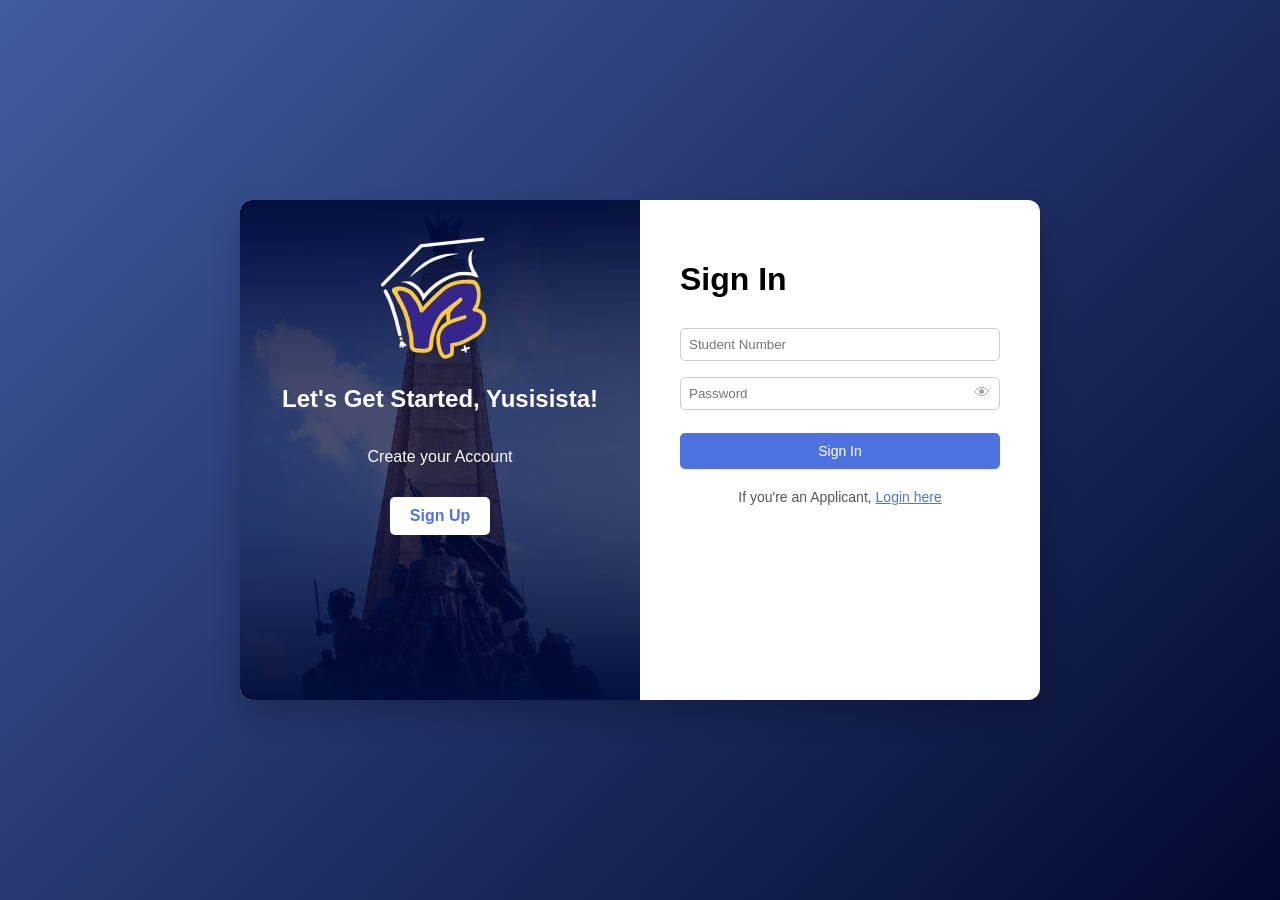
<file: Page1.html>
<!DOCTYPE html>
<html lang="en">
<head>
<meta charset="UTF-8">
<title>Sirmata</title>
<link rel="stylesheet" href="style_1.css">
<script src="script_1.js" defer></script>
</head>
<body>
<div class="container">

<!-- Student Sign In -->
<div id="Studsignin" class="section active">
  <div class="left-panel-student">
    <h2>Let's Get Started, Yusisista!</h2>
    <p>Create your Account</p>
    <a onclick="show('Studsignup')">Sign Up</a>
  </div>
  <div class="right-panel-student">
    <h1>Sign In</h1>
    <div class="banner" id="studsignin-banner">✓ Login successful! Redirecting…</div>
    <form id="Student-signin-form">
      <input type="number" id="login-studnum" placeholder="Student Number" required>
      <div class="input-wrap">
        <input type="password" id="login-password" placeholder="Password" required>
        <button type="button" class="toggle-pass" onclick="togglePass('login-password',this)">👁</button>
      </div>
      <button type="submit">Sign In</button>
    </form>
    <p class="bottom-text">If you're an Applicant, <a onclick="show('AppsignIn')">Login here</a></p>
  </div>
</div>

<!-- Student Sign Up -->
<div id="Studsignup" class="section">
  <div class="left-panel-student">
    <h2>Hello, Yusisista!</h2>
    <p>Stay alert with Scholarship Grant</p>
    <a onclick="show('Studsignin')">Sign In</a>
  </div>
  <div class="right-panel-student">
    <h1>Sign Up</h1>
    <div class="banner" id="studsignup-banner">✓ Student signup successful!</div>
    <form id="Student-signup-form">
      <input type="text" id="StudName" placeholder="Full Name" required>
      <small id="StudName-error" class="error"></small>
      <input type="number" id="StudNum" placeholder="Student Number" required>
      <div class="input-wrap">
        <input type="password" id="signup-password" placeholder="Password" required>
        <button type="button" class="toggle-pass" aria-label="Show password" onclick="togglePass('login-password',this)">
  <svg xmlns="http://www.w3.org/2000/svg" viewBox="0 0 24 24" fill="none"
    stroke="currentColor" stroke-width="2" stroke-linecap="round" stroke-linejoin="round">
    <path d="M1 12s4-8 11-8 11 8 11 8-4 8-11 8-11-8-11-8z"/>
    <circle cx="12" cy="12" r="3"/>
  </svg>
</button>
      </div>
      <small id="signup-password-error" class="error"></small>
      <div class="input-wrap">
        <input type="password" id="confirm-password" placeholder="Confirm Password" required>
        <button type="button" class="toggle-pass" aria-label="Show password" onclick="togglePass('confirm-password',this)">
  <svg xmlns="http://www.w3.org/2000/svg" viewBox="0 0 24 24" fill="none"
    stroke="currentColor" stroke-width="2" stroke-linecap="round" stroke-linejoin="round">
    <path d="M1 12s4-8 11-8 11 8 11 8-4 8-11 8-11-8-11-8z"/>
    <circle cx="12" cy="12" r="3"/>
  </svg>
</button>
      </div>
      <small id="confirm-password-error" class="error"></small>
      <button type="submit">Create Account</button>
    </form>
    <p class="bottom-text">If you're an Applicant, <a onclick="show('Appsignup')">Sign Up here</a></p>
  </div>
</div>

<!-- Applicant Sign In -->
<div id="AppsignIn" class="section">
  <div class="left-panel-applicant">
    <h1>Sign In</h1>
    <div class="banner" id="appsignin-banner">✓ Login successful! Redirecting…</div>
    <form id="Applicant-signin-form">
      <input type="number" id="login-Appnum" placeholder="Applicant Number" required>
      <div class="input-wrap">
        <input type="password" id="login-Apppass" placeholder="Password" required>
        <button type="button" class="toggle-pass" aria-label="Show password" onclick="togglePass('login-Apppass',this)">
  <svg xmlns="http://www.w3.org/2000/svg" viewBox="0 0 24 24" fill="none"
    stroke="currentColor" stroke-width="2" stroke-linecap="round" stroke-linejoin="round">
    <path d="M1 12s4-8 11-8 11 8 11 8-4 8-11 8-11-8-11-8z"/>
    <circle cx="12" cy="12" r="3"/>
  </svg>
</button>
      </div>
      <button type="submit">Sign In</button>
    </form>
    <p class="bottom-text">If you're a Student, <a onclick="show('Studsignin')">Login here</a></p>
  </div>
  <div class="right-panel-applicant">
    <h2>Start your Journey with Us</h2>
    <p>Create your Account</p>
    <a onclick="show('Appsignup')">Sign Up</a>
  </div>
</div>

<!-- Applicant Sign Up -->
<div id="Appsignup" class="section">
  <div class="left-panel-applicant">
    <h1>Sign Up</h1>
    <div class="banner" id="appsignup-banner">✓ Applicant signup successful!</div>
    <form id="Applicant-signup-form">
      <input type="text" id="ApplicantName" placeholder="Full Name" required>
      <small id="ApplicantName-error" class="error"></small>
      <input type="number" id="ApplicantNum" placeholder="Applicant Number" required>
      <div class="input-wrap">
        <input type="password" id="Applicant-password" placeholder="Password" required>
        <button type="button" class="toggle-pass" aria-label="Show password" onclick="togglePass('Applicant-password',this)">
  <svg xmlns="http://www.w3.org/2000/svg" viewBox="0 0 24 24" fill="none"
    stroke="currentColor" stroke-width="2" stroke-linecap="round" stroke-linejoin="round">
    <path d="M1 12s4-8 11-8 11 8 11 8-4 8-11 8-11-8-11-8z"/>
    <circle cx="12" cy="12" r="3"/>
  </svg>
</button>
      </div>
      <small id="Applicant-password-error" class="error"></small>
      <div class="input-wrap">
        <input type="password" id="Applicant-confirm-password" placeholder="Confirm Password" required>
        <button type="button" class="toggle-pass" aria-label="Show password" onclick="togglePass('Applicant-confirm-password',this)">
  <svg xmlns="http://www.w3.org/2000/svg" viewBox="0 0 24 24" fill="none"
    stroke="currentColor" stroke-width="2" stroke-linecap="round" stroke-linejoin="round">
    <path d="M1 12s4-8 11-8 11 8 11 8-4 8-11 8-11-8-11-8z"/>
    <circle cx="12" cy="12" r="3"/>
  </svg>
</button>
      </div>
      <small id="Applicant-confirm-password-error" class="error"></small>
      <button type="submit">Create Account</button>
    </form>
    <p class="bottom-text">If you're a Student, <a onclick="show('Studsignup')">Sign Up Here</a></p>
  </div>
  <div class="right-panel-applicant">
    <h2>Become a Yusisista</h2>
    <p>Keep your scholarship journey moving forward.</p>
    <a onclick="show('AppsignIn')">Sign In</a>
  </div>
</div>

</div>
</body>
</html>
</file>
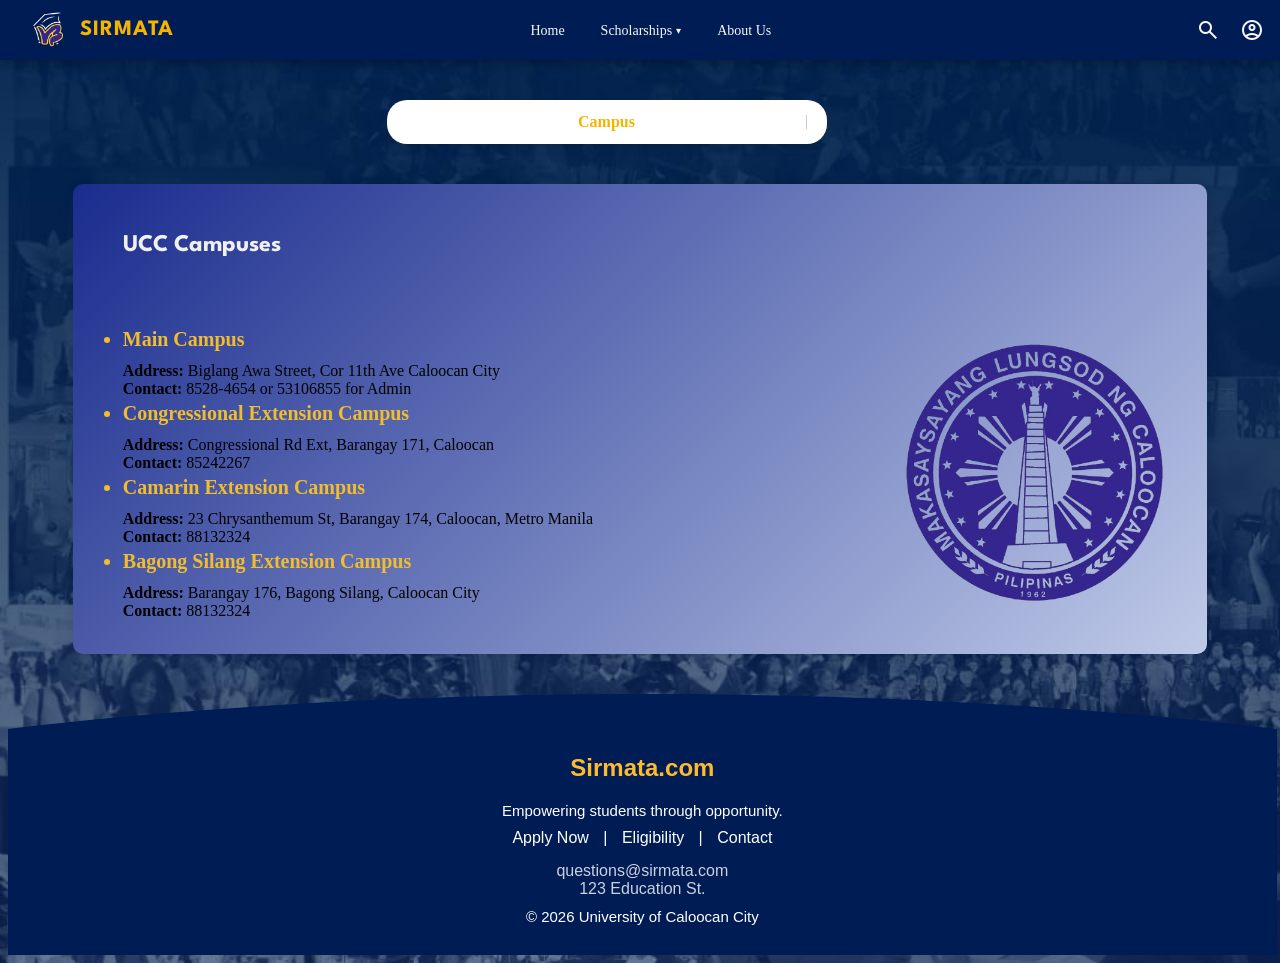
<file: Page2.html>
<!DOCTYPE html>
<html lang="en">
<head>
<meta charset="UTF-8">
<meta name="viewport" content="width=device-width, initial-scale=1.0">
<title>Student</title>
<link rel="stylesheet" href="style_2.css">
<link rel="stylesheet" href="https://fonts.googleapis.com/css2?family=Material+Symbols+Outlined" />
<script src="script_2.js" defer></script>
</head>
<body>

 
<nav class="navbar">

    <!-- LEFT: Logo + Brand Name -->
    <div class="sirmata">
      <div class="logo">
        <img src="logo_2.png" alt="SIRMATA Logo">

      </div>
      <div class="brand-name">SIRMATA</div>
    </div>

    <!-- CENTER: Nav Links -->
    <ul class="nav-links" id="navLinks">
      <li><a href="frontpage.html">Home</a></li>
      <li class="dropdown-parent">
        <a href="#">Scholarships <span class="arrow">▾</span></a>
        <ul class="dropdown">
          <li><a href="Page2.html">Campus</a></li>
          <li><a href="Page4.html">College</a></li>
          <li><a href="Page3.html">Scholarship Type</a></li>
        </ul>
      </li>
      <li><a href="Page5.html">About Us</a></li>
    </ul>

    <!-- RIGHT: Search + Account Icons -->
    <div class="nav-right">

       <!-- Search -->
<div class="search-wrap">

  <button class="icon-btn" id="searchBtn">
    <span class="material-symbols-outlined">search</span>
  </button>

  <div class="search-bar" id="searchBar">
    <input
      type="text"
      id="searchInput"
      placeholder="Search scholarships..."
    >
    <button id="searchGo">Go</button>
  </div>

</div>

<!-- Account -->
<div class="acct-wrap">

  <!-- Profile Button -->
  <button class="icon-btn" id="acctBtn" title="Account" onclick="toggleAcct()">
    <span class="material-symbols-outlined">account_circle</span>
  </button>

  <div class="acct-menu" id="acctMenu">

    <!-- My Dashboard -->
    <a href="trial.html">
      <span class="material-symbols-outlined">dashboard</span>
      My Dashboard
    </a>

    <hr class="divider">

    <!-- Log Out -->
 <a href="#" onclick="logOut(event)">
  <span class="material-symbols-outlined">logout</span>
  Log Out
</a>

  </div>
</div>
        </div>
  </nav>

<!-- Logout Modal — outside navbar -->
<div id="logoutModal" class="logout-modal">
  <div class="logout-box">
    <div class="logout-icon">
      <span class="material-symbols-outlined">logout</span>
    </div>
    <h2>Log Out?</h2>
    <p>Are you sure you want to end your current session?</p>
    <div class="logout-buttons">
      <button class="cancel-btn" onclick="cancelLogout()">Stay</button>
      <button class="logout-btn" onclick="confirmLogout()">Log Out</button>
    </div>
  </div>
</div>


<div class="sorting">
<nav class="navbar_2">
  <ul class="sorting-list">
  <li class="dropdown-child">
  <a href="#">Campus</a>
     <ul class="dropitout">
      <li><a href="#South">Main</a></li>
      <li><a href="#Congress">Congressional</a></li>
      <li><a href="#Camarin">Camarin</a></li>
      <li><a href="#BS">Bagong Silang</a></li>
     </ul>
  </li>
  </ul>
</nav>
</div>

<section class="box active-section">
<h1 class="Title">UCC Campuses</h1>

<div class="images">

<ul>
    <li class="yellow">Main Campus</li>
        <strong>Address:</strong> Biglang Awa Street, Cor 11th Ave Caloocan City<br>
        <strong>Contact:</strong> 8528-4654 or 53106855 for Admin
    <li class="yellow">Congressional Extension Campus</li>
        <strong>Address:</strong> Congressional Rd Ext, Barangay 171, Caloocan<br>
        <strong>Contact:</strong> 85242267
    <li class="yellow">Camarin Extension Campus</li>
        <strong>Address:</strong> 23 Chrysanthemum St, Barangay 174, Caloocan, Metro Manila<br>
        <strong>Contact:</strong> 88132324
    <li class="yellow">Bagong Silang Extension Campus</li>
        <strong>Address:</strong> Barangay 176, Bagong Silang, Caloocan City<br>
        <strong>Contact:</strong> 88132324
</ul>
<img src="Lungsod.png">
</div>
</section>

<div id="Congress" class="campus-section">
<h1 class="Campus">Congress</h1>

<div class="container">
<div class="left-panel">
  <h1>University of Caloocan City + Tzu Chi Foundation</h1>
    <a href="https://ucc-caloocan.edu.ph/post/ucc-strengthens-scholarship-programs-through-partnership-with-tzu-chi-foundation" class="apply-btn">Apply Here</a>
    <div class="scrollbar">
      <p class="subTitle">Eligibility:</p>
      <p>Financially challenged students enrolled at UCC</p>
      <p class="subTitle">Requirements:</p>
    <ul class="prog">
      <li>Application Form</li>
      <li>Transcripts</li>
      <li>Income documents</li>
      <li>Interview</li>
    </ul>
      <p class="subTitle">Deadline:</p>
      <p>Usually starts in March and ends during April</p>
    </div>
</div>

<div class="right-panel">
<div class="scrollbar">
  <p class="subTitle">Program</p>
  <ul class="prog">
    <li>Bachelor of Science in Psychology</li>
    <li>Bachelor of Science in Computer Science</li>
    <li>Bachelor of Science in Information System</li>
    <li>Bachelor of Science in Information Technology</li>
    <li>Bachelor of Science in Entertainment & Multimedia Computing</li>
    <li>Bachelor of Arts in Political Science</li>
    <li>Bachelor of Arts in Communication</li>
    <li>Bachelor in Public Administration</li>
    <li>Bachelor of Science in Business Administration</li>
    <li>Bachelor of Science in Accountancy</li>
    <li>Bachelor of Science in Tourism</li>
    <li>Bachelor of Science in Hotel & Restaurant Management</li>
    <li>Bachelor in Elementary Education</li>
    <li>Bachelor in Secondary Education</li>
    <li>Bachelor of Science in Criminology</li>
    <li>BS Electrical Engineering</li>
    <li>BS Electronics Engineering</li>
    <li>BS Computer Engineering</li>
  </ul>
    <p class="subTitle">Requirements:</p>
    <ul class="prog">
      <li>Tuition subsidy</li>
      <li>Financial support for low-income students</li>
    </ul>
    <p class="subTitle">Scholarship Type:</p>
    <p>Need based</p>
</div>
</div>
</div>

<div class="container">
<div class="left-panel">
  <h1>Caloocan City Government Scholarship Program</h1>
  <a href="https://ched.gov.ph" class="apply-btn">Apply Here</a>
  <div class="scrollbar">
    <p class="subTitle">Eligibility:</p>
    <p>Filipino citizen, Incoming freshman or currently enrolled, priority to low-income families</p>
    <p class="subTitle">Requirements:</p>
    <ul class="prog">
      <li>Application Form</li>
      <li>Certificate of Residency</li>
      <li>Transcripts of Record / Report Card</li>
      <li>Proof of Family Income</li>
    </ul>
    <p class="subTitle">Deadline:</p>
    <p>Announced by the city government</p>
    </div>
</div>

<div class="right-panel">
<div class="scrollbar">
  <p class="subTitle">Program</p>
  <p>No fixed list</p>
  <p class="subTitle">Benefits:</p>
  <ul class="prog">
    <li>Cash Assistance</li>
    <li>Educational Aid</li>
  </ul>
  <p class="subTitle">Scholarship Type:</p>
  <p>Merit based / Need based</p>
  <p class="subTitle">Educational Level:</p>
  <p>Freshman & Current College Students</p>
</div>
</div>
</div>

<div class="container">
<div class="left-panel">
<h1>CHED Scholarship Program (All Majors Eligible)</h1>
<a href="https://ched.gov.ph/merit-scholarship/" class="apply-btn">Apply Here</a>
<div class="scrollbar">
<p class="subTitle">Eligibility:</p>
  <ul class="prog">
    <li>Filipino citizen</li>
    <li>Freshman or currently enrolled college student in related programs</li>
    <li>Strong academic performance</li>
  </ul>
<p class="subTitle">Requirements:</p>
  <ul class="prog">
    <li>Filled application form</li>
    <li>PSA Birth Certificate</li>
    <li>Report Card / Transcript of Records (TOR)</li>
    <li>Proof of income (if required)</li>
  </ul>
<p class="subTitle">Deadline:</p>
    <p>Usually May–July every year</p>
</div>
</div>

<div class="right-panel">
<div class="scrollbar">
  <p class="subTitle">Program</p>
   <ul class="prog">
    <li>Criminal Justice Education</li>
    <li>Criminology</li>
    <li>Industrial Security Management (ISM)</li>
    <li>Other CHED-recognized related programs</li>
  </ul>
  <p class="subTitle">Benefits:</p>
   <ul class="prog">
    <li>Public HEIs: ₱15,000 per semester (Full Merit), ₱7,500 per semester (Half Merit)</li>
    <li>Private HEIs: ₱30,000 per semester (Full Merit), ₱15,000 per semester (Half Merit)</li>
  </ul>
  <p class="subTitle">Scholarship Type:</p>
   <p>Government / Merit-based</p>
  <p class="subTitle">Campus:</p>
   <p>South, Camarin, Congress, Bagong Silang</p>
  <p class="subTitle">Educational Level:</p>
   <p>Freshman & Current College Students</p>
</div>
</div>
</div>

<div class="container">
<div class="left-panel">
<h1>CHED Scholarship Program (Business / Accountancy)</h2>
<a href="https://ched.gov.ph/merit-scholarship/" class="apply-btn">Apply Here</a>

<div class="scrollbar">
  <p class="subTitle">Eligibility:</p>
   <ul class="prog">
    <li>Filipino citizen</li>
    <li>Freshman or currently enrolled college student in Business / Accountancy programs</li>
    <li>Strong academic performance</li>
    </ul>
  <p class="subTitle">Requirements:</p>
   <ul class="prog">
      <li>Application Form (CHED online portal)</li>
      <li>PSA Birth Certificate</li>
      <li>Transcript of Records or Report Card</li>
      <li>Income proof (if required)</li>
    </ul>
      <p class="subTitle">Deadline:</p>
      <p>Usually May – July yearly</p>
</div>
</div>

<div class="right-panel">
<div class="scrollbar">
  <p class="subTitle">Benefits:</p>
  <p><strong>Public HEIs:</strong></p>
    <ul class="prog">
      <li>₱15,000 per semester (Full Merit)</li>
      <li>₱7,500 per semester (Half Merit)</li>
    </ul>
  <p><strong>Private HEIs:</strong></p>
    <ul class="prog">
      <li>₱30,000 per semester (Full Merit)</li>
      <li>₱15,000 per semester (Half Merit)</li>
    </ul>
  <p class="subTitle">Scholarship Type:</p>
    <p>Government / Merit-based</p>
  <p class="subTitle">Campus:</p>
    <p>South, Camarin, Congress, Bagong Silang</p>
  <p class="subTitle">Educational Level:</p>
    <p>Freshman & Current College Students</p>
</div>
</div>
</div>
 
<div class="container">
<div class="left-panel">
<h1>Commission on Higher Education (CHED) Scholarship Program</h1>
    <a href="https://ched.gov.ph" class="apply-btn">Apply Here</a>
    <div class="scrollbar">
      <p class="subTitle">Eligibility:</p>
      <ul class="prog">
        <li>Filipino citizen</li>
        <li>Incoming freshman or currently enrolled in BSED / Education / Early Childhood Education</li>
        <li>Strong academic performance</li>
        <li>Family income within required bracket (for some categories)</li>
      </ul>
      <p class="subTitle">Requirements:</p>
      <ul class="prog">
        <li>Application Form (CHED online portal)</li>
        <li>PSA Birth Certificate</li>
        <li>Completed application form</li>
        <li>SHS report card (for freshmen) or TOR (for current students)</li>
        <li>Certificate of Good Moral Character</li>
        <li>Income proof (if required)</li>
      </ul>
      <p class="subTitle">Deadline:</p>
      <p>Usually May–July (varies by region yearly)</p>
    </div>
</div>

<div class="right-panel">
<div class="scrollbar">
      <p class="subTitle">Program</p>
      <ul class="prog">
        <li>Bachelor of Science in Secondary Education</li>
        <li>Bachelor of Science in Education</li>
        <li>Bachelor of Science in Early Childhood Education</li>
      </ul>
      <p class="subTitle">Benefits:</p>
      <p><strong>Public HEIs:</strong></p>
      <ul class="prog">
        <li>₱15,000 per semester (Full Merit)</li>
        <li>₱7,500 per semester (Half Merit)</li>
      </ul>
      <p><strong>Private HEIs:</strong></p>
      <ul class="prog">
        <li>₱30,000 per semester (Full Merit)</li>
        <li>₱15,000 per semester (Half Merit)</li>
      </ul>
      <p class="subTitle">Scholarship Type:</p>
      <p>Government / Merit-based or Needs-based</p>
      <p class="subTitle">Campus:</p>
      <p>South, Congress</p>
      <p class="subTitle">Educational Level:</p>
      <p>Freshman & Current College Students</p>
    </div>
</div>
</div>
   
<div class="container">
<div class="left-panel">
    <h1>Department of Education (DepEd) – Teacher Education Scholarship Support</h1>
    <a href="https://www.deped.gov.ph" class="apply-btn">Apply Here</a>
    <div class="scrollbar">
      <p class="subTitle">Eligibility:</p>
      <ul class="prog">
        <li>Filipino citizen</li>
        <li>Enrolled in Teacher Education programs (BSED / BEED / Early Childhood Education)</li>
        <li>Good academic standing</li>
        <li>Willing to serve in Philippine schools after graduation (for some programs)</li>
      </ul>

      <p class="subTitle">Requirements:</p>
      <ul class="prog">
        <li>Proof of enrollment</li>
        <li>Grades / TOR</li>
        <li>Recommendation letter</li>
        <li>Application form</li>
      </ul>

      <p class="subTitle">Deadline:</p>
      <p>Varies per program announcement. Usually announced before the start of the academic year.</p>
    </div>
</div>

<div class="right-panel">
<div class="scrollbar">
      <p class="subTitle">Program</p>
      <ul class="prog">
        <li>Bachelor of Secondary Education (BSED)</li>
        <li>Bachelor of Elementary Education (BEED)</li>
        <li>Bachelor of Early Childhood Education (BECED)</li>
      </ul>
      <p class="subTitle">Benefits:</p>

      <ul class="prog">
        <li>Tuition and school fee assistance (for private institutions)</li>
        <li>For public universities like UCC: financial assistance given as stipend</li>
        <li>₱3,000 – ₱8,000 monthly living allowance (depending on budget allocation)</li>
        <li>OR ₱10,000 – ₱20,000 per semester financial grant</li>
        <li>₱3,000 – ₱5,000 annual book allowance</li>
        <li>Practice Teaching / Internship support</li>
        <li>Possible priority hiring in public schools after graduation</li>
        <li>Professional development training and seminars</li>
        <li>May require 1–3 years return service in DepEd public schools</li>
      </ul>
      <p class="subTitle">Scholarship Type:</p>
      <p>Government</p>
      <p class="subTitle">Campus:</p>
      <p>South, Congress</p>
      <p class="subTitle">Educational Level:</p>
      <p>Freshman & Current College Students</p>
</div>
</div>
</div>
   
<div class="container">
<div class="left-panel">
  <h1>Department of Science and Technology – DOST-SEI Scholarship (For BSED Science)</h1>
  <a href="https://sei.dost.gov.ph" class="apply-btn">Apply Here</a>
  <div class="scrollbar">
      <p class="subTitle">Eligibility:</p>
      <ul class="prog">
        <li>Filipino citizen</li>
        <li>STEM SHS graduate (for freshmen)</li>
        <li>Enrolled in BSED Science or other science-related programs</li>
        <li>Strong grades in Math & Science</li>
      </ul>
      <p class="subTitle">Requirements:</p>
      <ul class="prog">
        <li>Online application</li>
        <li>SHS report card or TOR</li>
        <li>PSA Birth Certificate</li>
        <li>Examination (if required)</li>
      </ul>
      <p class="subTitle">Deadline:</p>
      <p>Usually August–October yearly</p>
  </div>
</div>

<div class="right-panel">
  <div class="scrollbar">
      <p class="subTitle">Program</p>
      <ul class="prog">
        <li>Bachelor of Secondary Education (BSED) – Science</li>
        <li>Engineering Programs:</li>
        <li>• Computer Engineering</li>
        <li>• Electronics Engineering</li>
        <li>• Electrical Engineering</li>
        <li>• Industrial Engineering</li>
      </ul>
      <p class="subTitle">Benefits:</p>
      <ul class="prog">
        <li>₱8,000 monthly living allowance</li>
        <li>₱40,000 per academic year tuition support (for private HEIs)</li>
        <li>Book allowance: ₱10,000 per year</li>
        <li>Clothing allowance: ₱1,000 (1st sem, 1st year only)</li>
        <li>Thesis allowance: ₱10,000</li>
        <li>Graduation allowance: ₱1,000</li>
        <li>Group accident insurance</li>
        <li>For public HEIs like UCC, tuition is free so allowance is the main benefit</li>
      </ul>
      <p class="subTitle">Scholarship Type:</p>
      <p>Government / Merit-based</p>
      <p class="subTitle">Campus:</p>
      <p>South, Congress</p>
      <p class="subTitle">Educational Level:</p>
      <p>Freshman & Current College Students</p>
    </div>
</div>
</div>
   
<div class="container">
<div class="left-panel">
  <h1>Commission on Higher Education (CHED) – Student Financial Assistance Programs (StuFAPs)</h1>
  <a href="https://ched.gov.ph" class="apply-btn">Apply Here</a>

<div class="scrollbar">
  <p class="subTitle">Eligibility:</p>
    <ul class="prog">
      <li>Filipino citizen</li>
      <li>Senior high school graduate or currently enrolled in college</li>
      <li>Combined annual gross income of parents/guardian must not exceed CHED limits</li>
      <li>Must enroll in recognized public or private HEIs</li>
    </ul>
  <p class="subTitle">Requirements:</p>
    <ul class="prog">
      <li>Application form</li>
      <li>Report Card / Grades</li>
      <li>Certificate of Indigency or Income Tax Return</li>
      <li>Birth Certificate</li>
      <li>Certificate of Good Moral Character</li>
    </ul>
  <p class="subTitle">Deadline:</p>
    <p>Usually between March–July (varies per region)</p>
</div>
</div>

<div class="right-panel">
<div class="scrollbar">
    <p class="subTitle">Program</p>
    <ul class="prog">
      <li>Open to all CHED-recognized undergraduate programs</li>
    </ul>
    <p class="subTitle">Benefits:</p>
    <ul class="prog">
      <li>Tuition & other school fees</li>
      <li>Full: up to ₱40,000 per year</li>
      <li>Partial: up to ₱20,000 per year</li>
      <li>Book allowance</li>
      <li>Monthly stipend</li>
    </ul>
      <p class="subTitle">Scholarship Type:</p>
      <p>Government / Need-based (Full or Partial Scholarship)</p>
      <p class="subTitle">Campus:</p>
      <p>South, Congress</p>
      <p class="subTitle">Educational Level:</p>
      <p>Undergraduate</p>
</div>
</div>
</div>
   
<div class="container">
<div class="left-panel">
  <h1>Department of Science and Technology (DOST-SEI) Undergraduate Scholarship</h1>
  <a href="https://sei.dost.gov.ph" class="apply-btn">Apply Here</a>

<div class="scrollbar">
  <p class="subTitle">Eligibility:</p>
  <ul class="prog">
    <li>Natural-born Filipino citizen</li>
    <li>STEM strand senior high graduate</li>
    <li>Belong to top 5% of graduating class (or meet DOST criteria)</li>
    <li>Must enroll in priority S&T programs</li>
  </ul>
  <p class="subTitle">Requirements:</p>
  <ul class="prog">
    <li>Application form (online)</li>
    <li>Form 137 / Transcript</li>
    <li>Certificate of Good Moral Character</li>
    <li>Birth Certificate</li>
    <li>Recent photo</li>
  </ul>
    <p class="subTitle">Deadline:</p>
    <p>Usually October–December</p>
</div>
</div>

<div class="right-panel">
<div class="scrollbar">
  <p class="subTitle">Program</p>
    <ul class="prog">
      <li>Priority Science & Technology Programs</li>
      <li>Engineering (e.g., Computer, Electronics, Electrical, Industrial)</li>
      <li>Other DOST-approved S&T courses</li>
    </ul>

  <p class="subTitle">Benefits:</p>
    <ul class="prog">
      <li>₱40,000 per year tuition support</li>
      <li>₱7,000 monthly stipend</li>
      <li>Book allowance</li>
      <li>Uniform allowance</li>
      <li>Thesis allowance</li>
      <li>Graduation allowance</li>
      <li>Insurance</li>
    </ul>
  <p class="subTitle">Scholarship Type:</p>
  <p>Government / Merit-Based</p>
  <p class="subTitle">Campus:</p>
  <p>South, Congress</p>
  <p class="subTitle">Educational Level:</p>
  <p>College Students</p>
</div>
</div>
</div>
 
<div class="container">
<div class="left-panel">
  <h1>Government Service Insurance System (GSIS) – Educational Subsidy Program (ESP)</h1>
  <a href="https://www.gsis.gov.ph" class="apply-btn">Apply Here</a>

<div class="scrollbar">
  <p class="subTitle">Eligibility:</p>
    <ul class="prog">
      <li>Child/dependent of active GSIS member</li>
      <li>Incoming 1st–5th year college</li>
      <li>Good academic standing</li>
    </ul>
  <p class="subTitle">Requirements:</p>
    <ul class="prog">
      <li>Application form</li>
      <li>Proof of GSIS membership</li>
      <li>Grades</li>
      <li>Birth Certificate</li>
    </ul>
  <p class="subTitle">Deadline:</p>
    <p>Usually June–July</p>
</div>
</div>

<div class="right-panel">
<div class="scrollbar">
  <p class="subTitle">Program</p>
  <ul class="prog">
    <li><strong>Undergraduate:</strong> Open to eligible college programs</li>
    <li><strong>Graduate School:</strong></li>
    <li>Doctor in Public Administration</li>
    <li>Doctor of Philosophy, Major in Educational Management</li>
    <li>Master in Public Administration</li>
    <li>Master of Arts in Education, Major in Educational Management</li>
    <li>Master of Arts in Education, Major in Teaching in the Early Grades</li>
    <li>Master of Arts in Education, Major in Teaching Science</li>
    <li>Master of Business Administration</li>
    <li>Master of Science in Criminal Justice, Major in Criminology</li>
  </ul>
  <p class="subTitle">Benefits:</p>
  <ul class="prog">
    <li>₱10,000 – ₱20,000 annual financial assistance</li>
  </ul>
  <p class="subTitle">Scholarship Type:</p>
    <p>Government / Scholarship Grant</p>
  <p class="subTitle">Campus:</p>
    <p>South, Congress</p>
  <p class="subTitle">Educational Level:</p>
    <p>College Students</p>
</div>
</div>
</div>
</div>

<!-- CAMARIN CAMPUS -->
<div id="Camarin" class="campus-section">
  <h1 class="Campus">Camarin</h1>

<div class="container">
  <div class="left-panel">
    <h1>University of Caloocan City + Tzu Chi Foundation</h1>
    <a href="https://ucc-caloocan.edu.ph/post/ucc-strengthens-scholarship-programs-through-partnership-with-tzu-chi-foundation" class="apply-btn">Apply Here</a>
    <div class="scrollbar">
  <p class="subTitle">Eligibility:</p>
  <p>Financially challenged students enrolled at UCC</p>
  <p class="subTitle">Requirements:</p>
    <ul class="prog">
    <li>Application Form</li>
    <li>Transcripts</li>
    <li>Income documents</li>
    <li>Interview</li>
    </ul>
  <p class="subTitle">Deadline:</p>
  <p>Usually starts in March and ends during April</p>
</div>
</div>

<div class="right-panel">
<div class="scrollbar">
  <p class="subTitle">Program</p>
    <ul class="prog">
      <li>Bachelor of Science in Psychology</li>
      <li>Bachelor of Science in Computer Science</li>
      <li>Bachelor of Science in Information System</li>
      <li>Bachelor of Science in Information Technology</li>
      <li>Bachelor of Science in Entertainment & Multimedia Computing</li>
      <li>Bachelor of Arts in Political Science</li>
      <li>Bachelor of Arts in Communication</li>
      <li>Bachelor in Public Administration</li>
      <li>Bachelor of Science in Business Administration</li>
      <li>Bachelor of Science in Accountancy</li>
      <li>Bachelor of Science in Tourism</li>
      <li>Bachelor of Science in Hotel & Restaurant Management</li>
      <li>Bachelor in Elementary Education</li>
      <li>Bachelor in Secondary Education</li>
      <li>Bachelor of Science in Criminology</li>
      <li>BS Electrical Engineering</li>
      <li>BS Electronics Engineering</li>
      <li>BS Computer Engineering</li>
    </ul>
  <p class="subTitle">Requirements:</p>
    <ul class="prog">
      <li>Tuition subsidy</li>
      <li>Financial support for low-income students</li>
    </ul>
  <p class="subTitle">Scholarship Type:</p>
    <p>Need based</p>
</div>
</div>
</div>
   
<div class="container">
<div class="left-panel">
  <h1>Caloocan City Government Scholarship Program</h1>
  <p class="apply-btn">https://ched.gov.ph</p>

<div class="scrollbar">
  <p class="subTitle">Eligibility:</p>
  <p>Filipino citizen </p>
  <p> Incoming freshman or currently enrolled</p>
  <p class="subTitle">Requirements:</p>
    <ul class="prog">
      <li>Application Form</li>
      <li>Certificate of Residency</li>
      <li>Transcripts of Record / Report Card</li>
      <li>Proof of Family Income</li>
    </ul>
    <p class="subTitle">Deadline:</p>
    <p>Announced by the city government</p>
</div>
</div>

<div class="right-panel">
<div class="scrollbar">
  <p class="subTitle">Program</p>
  <p>No fixed list</p>
  <p class="subTitle">Benefits:</p>
    <ul class="prog">
    <li>Cash Assistance</li>
    <li>Educational Aid</li>
    </ul>
  <p class="subTitle">Scholarship Type:</p>
  <p>Merit based / Need based</p>
  <p class="subTitle">Educational Level:</p>
  <p>Freshman & Current College Students</p>
</div>
</div>
</div>
   
<div class="container">
<div class="left-panel">
  <h1>CHED Scholarship Program (All Majors Eligible — incl. Criminal Justice / Criminology / ISM)</h1>
  <a href="https://ched.gov.ph/merit-scholarship/" class="apply-btn">Apply Here</a>

<div class="scrollbar">
  <p class="subTitle">Eligibility:</p>
  <ul class="prog">
    <li>Filipino citizen</li>
    <li>Freshman or currently enrolled college student in Criminal Justice / Criminology / Industrial Security Management / related courses</li>
    <li>Strong academic performance</li>
  </ul>
  <p class="subTitle">Requirements:</p>
  <ul class="prog">
    <li>Filled application form (online or paper)</li>
    <li>PSA Birth Certificate</li>
    <li>Report card or Transcript of Records (TOR)</li>
    <li>Proof of income (if required)</li>
  </ul>
  <p class="subTitle">Deadline:</p>
  <p>Usually May–July every year</p>
</div>
</div>

<div class="right-panel">
<div class="scrollbar">
  <p class="subTitle">Program</p>
  <ul class="prog">
    <li>Criminal Justice Education</li>
    <li>Criminology</li>
    <li>Industrial Security Management (ISM)</li>
    <li>Other CHED-recognized related programs</li>
  </ul>
  <p class="subTitle">Benefits:</p>
  <p><strong>Public HEIs:</strong></p>
  <ul class="prog">
    <li>₱15,000 per semester (Full Merit)</li>
    <li>₱7,500 per semester (Half Merit)</li>
  </ul>
  <p><strong>Private HEIs:</strong></p>
  <ul class="prog">
    <li>₱30,000 per semester (Full Merit)</li>
    <li>₱15,000 per semester (Half Merit)</li>
  </ul>
  <p class="subTitle">Scholarship Type:</p>
  <p>Government / Merit-based</p>
  <p class="subTitle">Campus:</p>
  <p>South, Camarin, Congress, Bagong Silang</p>
  <p class="subTitle">Educational Level:</p>
  <p>Freshman & Current College Students</p>
</div>
</div>
</div>
   
<div class="container">
<div class="left-panel">
  <h1>Philippine National Police (PNP) Scholarship / Support Programs</h1>
  <a href="https://pnp.gov.ph/" class="apply-btn">Apply Here</a>

  <div class="scrollbar">
  <p class="subTitle">Eligibility:</p>
    <ul class="prog">
    <li>Filipino citizen</li>
    <li>Must be a student of Criminal Justice, Criminology, or related fields</li>
    <li>Good moral character</li>
    </ul>
  <p class="subTitle">Requirements:</p>
    <ul class="prog">
    <li>Application form (contact PNP Education & Training Branch or local PNP station)</li>
    <li>Report card / Transcript of Records (TOR)</li>
    <li>Police Clearance</li>
    <li>Recommendation / endorsement from local police unit or barangay</li>
    </ul>
  <p class="subTitle">Deadline:</p>
    <p>Dependent on the PNP office issuing the scholarship: check with your local PNP station or PNP headquarters</p>
  </div>
  </div>

<div class="right-panel">
<div class="scrollbar">

  <p class="subTitle">Program</p>
  <ul class="prog">
    <li>Criminal Justice Education</li>
    <li>Criminology</li>
    <li>Other related courses approved by PNP</li>
  </ul>
  <p class="subTitle">Benefits:</p>
  <ul class="prog">
    <li>Partial or full tuition fee assistance</li>
    <li>Allowance for books and school supplies</li>
    <li>Uniform or miscellaneous fee support</li>
    <li>Possible monthly stipend (varies per branch)</li>
  </ul>
  <p class="subTitle">Scholarship Type:</p>
  <p>Government</p>
  <p class="subTitle">Campus:</p>
  <p>South, Camarin</p>
  <p class="subTitle">Educational Level:</p>
  <p>Freshman & Current College Students</p>
</div>
</div>
</div>


<div class="container">
<div class="left-panel">
  <h1>Commission on Higher Education (CHED) – Scholarship Program for Future Statisticians & Graduate Scholarships</h1>
  <a href="https://ched.gov.ph" class="apply-btn">Apply Here</a>

<div class="scrollbar">
  <p class="subTitle">Eligibility:</p>
  <ul class="prog">
    <li>Filipino citizen</li>
    <li>Must meet admission requirements of recognized HEI</li>
    <li>With strong academic record</li>
    <li>For teaching or government service (priority fields may apply)</li>
  </ul>
  <p class="subTitle">Requirements:</p>
    <ul class="prog">
      <li>Application form</li>
      <li>Transcript of Records</li>
      <li>Admission letter (Graduate School)</li>
      <li>Recommendation letters</li>
      <li>Study Plan</li>
    </ul>
  <p class="subTitle">Deadline:</p>
    <p>Usually March–June</p>
  </div>
  </div>


<div class="right-panel">
<div class="scrollbar">
  <p class="subTitle">Program</p>
  <ul class="prog">
    <li>Master’s & Doctorate Programs:</li>
    <li>Public Administration</li>
    <li>Educational Management</li>
    <li>Education majors</li>
    <li>Master of Business Administration (MBA)</li>
    <li>Criminal Justice (depending on regional priority)</li>
  </ul>
  <p class="subTitle">Benefits:</p>
    <p><strong>Master’s Degree:</strong></p>
    <ul class="prog">
      <li>Tuition & other school fees – up to ₱60,000 per academic year</li>
      <li>Monthly living allowance – ₱25,000 per month</li>
      <li>Book allowance – ₱10,000 per academic year</li>
      <li>Thesis grant – ₱30,000</li>
      <li>Transportation allowance (if applicable)</li>
      <li>Health / accident insurance</li>
    </ul>
    <p><strong>Doctorate Degree:</strong></p>
    <ul class="prog">
      <li>Tuition & other school fees – up to ₱100,000 per academic year</li>
      <li>Monthly living allowance – ₱30,000 per month</li>
      <li>Book allowance – ₱10,000 per academic year</li>
      <li>Dissertation grant – ₱50,000</li>
      <li>Transportation allowance (if applicable)</li>
      <li>Health / accident insurance</li>
    </ul>
    <p class="subTitle">Scholarship Type:</p>
    <p>Full / Partial Scholarship</p>
    <p class="subTitle">Campus:</p>
    <p>Main, North, Camarin, Bagong Silang</p>
    <p class="subTitle">Educational Level:</p>
    <p>Master’s & Doctorate</p>
</div>
</div>
</div>
   
<div class="container">
<div class="left-panel">
  <h1>Department of Science and Technology (DOST-SEI) – ASTHRDP & CBPSME</h1>
  <a href="https://sei.dost.gov.ph" class="apply-btn">Apply Here</a>

<div class="scrollbar">
  <p class="subTitle">Eligibility:</p>
  <ul class="prog">
    <li>Filipino citizen</li>
    <li>Must enroll in DOST priority graduate programs</li>
    <li>Must pass university admission requirements</li>
    <li>No pending administrative/criminal case</li>
  </ul>
  <p class="subTitle">Requirements:</p>
  <ul class="prog">
    <li>Online application</li>
    <li>Transcript of Records (TOR)</li>
    <li>Birth Certificate</li>
    <li>Admission letter</li>
    <li>Research Plan</li>
  </ul>
    <p class="subTitle">Deadline:</p>
    <p>Usually March–April (1st Sem) / September–October (2nd Sem)</p>
</div>
</div>


<div class="right-panel">
<div class="scrollbar">
  <p class="subTitle">Program</p>
  <ul class="prog">
    <li>Science-related Education (Teaching Science)</li>
    <li>Criminal Justice (if research-related to science/forensics)</li>
    <li>Statistics</li>
    <li>Math-related fields</li>
  </ul>
  <p class="subTitle">Benefits:</p>
  <ul class="prog">
    <li>Full tuition coverage</li>
    <li>₱25,000 monthly stipend (Master’s)</li>
    <li>₱33,000 monthly stipend (PhD)</li>
    <li>Book allowance</li>
    <li>Thesis/Dissertation grant</li>
    <li>Travel grant</li>
    <li>Insurance</li>
  </ul>
    <p class="subTitle">Scholarship Type:</p>
    <p>Full Graduate Scholarship</p>
    <p class="subTitle">Campus:</p>
    <p>Main, North, Camarin, Bagong Silang</p>
    <p class="subTitle">Educational Level:</p>
    <p>Master’s & PhD</p>
</div>
</div>
</div>
   
<div class="container">
<div class="left-panel">
  <h1>Civil Service Commission (CSC) – Graduate Scholarship for Government Employees</h1>
  <a href="https://www.csc.gov.ph" class="apply-btn">Apply Here</a>

<div class="scrollbar">
  <p class="subTitle">Eligibility:</p>
  <ul class="prog">
    <li>Permanent government employee</li>
    <li>At least Very Satisfactory performance rating</li>
    <li>Endorsed by agency</li>
  </ul>
  <p class="subTitle">Requirements:</p>
  <ul class="prog">
    <li>Application form</li>
    <li>Service record</li>
    <li>Performance rating</li>
    <li>Admission letter</li>
    <li>Study plan</li>
  </ul>
  <p class="subTitle">Deadline:</p>
  <p>Usually announced annually</p>
</div>
</div>

<div class="right-panel">
<div class="scrollbar">
  <p class="subTitle">Program</p>
  <ul class="prog">
    <li>Public Administration (Master’s or Doctorate)</li>
    <li>Educational Management (Master’s or Doctorate)</li>
    <li>Criminal Justice (Master’s or Doctorate)</li>
    <li>Master of Business Administration (MBA)</li>
    <li>Other related graduate programs</li>
  </ul>
  <p class="subTitle">Benefits:</p>
  <ul class="prog">
    <li>Tuition Assistance</li>
    <li>Tuition and miscellaneous fees covered up to ₱50,000 – ₱100,000 per academic year, depending on program and funding availability</li>
    <li>Book / Learning Materials Allowance – Usually ₱5,000 – ₱10,000 per academic year (depending on agency funding support)</li>
  </ul>
  <p class="subTitle">Scholarship Type:</p>
  <p>Study Grant</p>
  <p class="subTitle">Campus:</p>
  <p>Main, North, Camarin, Bagong Silang</p>
  <p class="subTitle">Educational Level:</p>
  <p>Master’s / Doctorate</p>
</div>
</div>
</div>
</div>

<!-- BAGONG SILANG CAMPUS -->
<div id="BS" class="campus-section">
  <h1 class="Campus">Bagong Silang</h1>
  
<div class="container">
<div class="left-panel">
  <h1>University of Caloocan City + Tzu Chi Foundation</h1>
  <a href="https://ucc-caloocan.edu.ph/post/ucc-strengthens-scholarship-programs-through-partnership-with-tzu-chi-foundation" class="apply-btn">Apply Here</a>

<div class="scrollbar">
  <p class="subTitle">Eligibility:</p>
  <p>Financially challenged students enrolled at UCC</p>
  <p class="subTitle">Requirements:</p>
  <ul class="prog">
    <li>Application Form</li>
    <li>Transcripts</li>
    <li>Income documents</li>
    <li>Interview</li>
  </ul>
  <p class="subTitle">Deadline:</p>
  <p>Usually starts in March and ends during April</p>
</div>
</div>

<div class="right-panel">
<div class="scrollbar">
  <p class="subTitle">Program</p>
  <ul class="prog">
    <li>Bachelor of Science in Psychology</li>
    <li>Bachelor of Science in Computer Science</li>
    <li>Bachelor of Science in Information System</li>
    <li>Bachelor of Science in Information Technology</li>
    <li>Bachelor of Science in Entertainment & Multimedia Computing</li>
    <li>Bachelor of Arts in Political Science</li>
    <li>Bachelor of Arts in Communication</li>
    <li>Bachelor in Public Administration</li>
    <li>Bachelor of Science in Business Administration</li>
    <li>Bachelor of Science in Accountancy</li>
    <li>Bachelor of Science in Tourism</li>
    <li>Bachelor of Science in Hotel & Restaurant Management</li>
    <li>Bachelor in Elementary Education</li>
    <li>Bachelor in Secondary Education</li>
    <li>Bachelor of Science in Criminology</li>
    <li>BS Electrical Engineering</li>
    <li>BS Electronics Engineering</li>
    <li>BS Computer Engineering</li>
  </ul>
    <p class="subTitle">Requirements:</p>
    <ul class="prog">
      <li>Tuition subsidy</li>
      <li>Financial support for low-income students</li>
    </ul>
    <p class="subTitle">Scholarship Type:</p>
    <p>Need based</p>
</div>
</div>
</div>
   
<div class="container">
<div class="left-panel">
  <h1>Caloocan City Government Scholarship Program</h1>
  <p class="apply-btn">https://ched.gov.ph</p>
  <div class="scrollbar">
  <p class="subTitle">Eligibility:</p>
  <p>Filipino citizen</p>
  <p>Incoming freshman or currently enrolled</p>
  <p class="subTitle">Requirements:</p>
    <ul class="prog">
      <li>Application Form</li>
      <li>Certificate of Residency</li>
      <li>Transcripts of Record / Report Card</li>
      <li>Proof of Family Income</li>
    </ul>
      <p class="subTitle">Deadline:</p>
      <p>Announced by the city government</p>
</div>
</div>

<div class="right-panel">
  <div class="scrollbar">
  <p class="subTitle">Program</p>
  <p>No fixed list</p>
  <p class="subTitle">Benefits:</p>
   <ul class="prog">
    <li>Cash Assistance</li>
    <li>Educational Aid</li>
  </ul>
    <p class="subTitle">Scholarship Type:</p>
    <p>Merit based / Need based</p>
    <p class="subTitle">Educational Level:</p>
    <p>Freshman & Current College Students</p>
</div>
</div>
</div>
   
<div class="container">
<div class="left-panel">
  <h1>CHED Scholarship Program (Business / Accountancy)</h1>
  <a href="https://ched.gov.ph/merit-scholarship/" class="apply-btn">Apply Here</a>

<div class="scrollbar">
  <p class="subTitle">Eligibility:</p>
  <ul class="prog">
    <li>Filipino citizen</li>
    <li>Freshman or currently enrolled college student in Business / Accountancy programs</li>
    <li>Strong academic performance</li>
  </ul>
  <p class="subTitle">Requirements:</p>
  <ul class="prog">
    <li>Application form (online / CHED portal)</li>
    <li>PSA Birth Certificate</li>
    <li>Transcript of Records or report card</li>
    <li>Income proof (if needed)</li>
  </ul>
  <p class="subTitle">Deadline:</p>
  <p>Usually May–July yearly</p>
</div>
</div>

<div class="right-panel">
<div class="scrollbar">
  <p class="subTitle">Program</p>
    <ul class="prog">
      <li>Business Administration</li>
      <li>Accountancy</li>
      <li>Financial Management</li>
      <li>Marketing Management</li>
      <li>Human Resource Management</li>
      <li>Other CHED-recognized Business programs</li>
    </ul>
  <p class="subTitle">Benefits:</p>
  <p><strong>Public HEIs:</strong></p>
  <ul class="prog">
    <li>₱15,000 per semester (Full Merit)</li>
    <li>₱7,500 per semester (Half Merit)</li>
  </ul>
  <p><strong>Private HEIs:</strong></p>
  <ul class="prog">
    <li>₱30,000 per semester (Full Merit)</li>
    <li>₱15,000 per semester (Half Merit)</li>
  </ul>
  <p class="subTitle">Scholarship Type:</p>
  <p>Government / Merit-based</p>
  <p class="subTitle">Campus:</p>
  <p>South, Camarin, Congress, Bagong Silang</p>
  <p class="subTitle">Educational Level:</p>
  <p>Freshman & Current College Students</p>
</div>
</div>
</div>
   
<div class="container">
<div class="left-panel">
  <h1>CHED Scholarship Program (All Majors Eligible — incl. Criminal Justice / Criminology / ISM)</h1>
  <a href="https://ched.gov.ph/merit-scholarship/" class="apply-btn">Apply Here</a>
  
<div class="scrollbar">
  <p class="subTitle">Eligibility:</p>
    <ul class="prog">
    <li>Filipino citizen</li>
    <li>Freshman or currently enrolled college student in Criminal Justice / Criminology / Industrial Security Management / related courses</li>
    <li>Strong academic performance</li>
    </ul>
  <p class="subTitle">Requirements:</p>
    <ul class="prog">
      <li>Filled application form (online or paper)</li>
      <li>PSA Birth Certificate</li>
      <li>Report card or Transcript of Records (TOR)</li>
      <li>Proof of income (if required)</li>
    </ul>
  <p class="subTitle">Deadline:</p>
  <p>Usually May–July every year</p>
</div>
</div>

<div class="right-panel">
<div class="scrollbar">
  <p class="subTitle">Program</p>
  <ul class="prog">
    <li>Criminal Justice Education</li>
    <li>Criminology</li>
    <li>Industrial Security Management (ISM)</li>
    <li>Other CHED-recognized related programs</li>
  </ul>
  <p class="subTitle">Benefits:</p>
  <p><strong>Public HEIs:</strong></p>
  <ul class="prog">
    <li>₱15,000 per semester (Full Merit)</li>
    <li>₱7,500 per semester (Half Merit)</li>
  </ul>
  <p><strong>Private HEIs:</strong></p>
  <ul class="prog">
    <li>₱30,000 per semester (Full Merit)</li>
    <li>₱15,000 per semester (Half Merit)</li>
  </ul>
  <p class="subTitle">Scholarship Type:</p>
  <p>Government / Merit-based</p>
  <p class="subTitle">Campus:</p>
  <p>South, Camarin, Congress, Bagong Silang</p>
  <p class="subTitle">Educational Level:</p>
  <p>Freshman & Current College Students</p>
</div>
</div>
</div>
   
<div class="container">
<div class="left-panel">
  <h1>Department of Science and Technology – DOST-SEI Undergraduate Scholarship</h1>
  <a href="https://sei.dost.gov.ph" class="apply-btn">Apply Here</a>

<div class="scrollbar">
  <p class="subTitle">Eligibility:</p>
  <ul class="prog">
    <li>Filipino citizen</li>
    <li>STEM strand graduate (for freshmen) or qualified college student</li>
    <li>Enrolled in priority programs such as Computer Engineering, Electronics Engineering, Electrical Engineering, and Industrial Engineering</li>
    <li>Must pass DOST scholarship exam</li>
  </ul>
  <p class="subTitle">Requirements:</p>
  <ul class="prog">
    <li>Completed online application</li>
    <li>PSA Birth Certificate</li>
    <li>SHS Report Card (for freshmen) or Transcript of Records (TOR) for college students</li>
    <li>Certificate of Good Moral Character</li>
  </ul>
  <p class="subTitle">Deadline:</p>
  <p>Usually August–October annually</p>
</div>
</div>

<div class="right-panel">
<div class="scrollbar">
  <p class="subTitle">Program</p>
  <ul class="prog">
    <li>Computer Engineering</li>
    <li>Electronics Engineering</li>
    <li>Electrical Engineering</li>
    <li>Industrial Engineering</li>
    <li>Other DOST priority Science & Technology programs</li>
  </ul>
  <p class="subTitle">Benefits:</p>
  <ul class="prog">
    <li>₱8,000 monthly living allowance</li>
    <li>₱40,000 per academic year tuition support (for private HEIs)</li>
    <li>Book allowance: ₱10,000 per year</li>
    <li>Clothing allowance: ₱1,000 (1st sem, 1st year only)</li>
    <li>Thesis allowance: ₱10,000</li>
    <li>Graduation allowance: ₱1,000</li>
    <li>Group accident insurance</li>
    <li>For public HEIs like UCC, tuition is free so allowance is the main benefit</li>
  </ul>
    <p class="subTitle">Scholarship Type:</p>
    <p>Government / Merit-based</p>
    <p class="subTitle">Campus:</p>
    <p>South, Bagong Silang</p>
    <p class="subTitle">Educational Level:</p>
    <p>Freshman & Current College Students</p>
</div>
</div>
</div>
   
<div class="container">
<div class="left-panel">
  <h1>Commission on Higher Education – CHED Merit Scholarship Program</h1>
  <a href="https://ched.gov.ph" class="apply-btn">Apply Here</a>

<div class="scrollbar">
  <p class="subTitle">Eligibility:</p>
  <ul class="prog">
    <li>Filipino citizen</li>
    <li>Strong academic performance</li>
    <li>Enrolled in Engineering programs (Computer Engineering, Electronics Engineering, Electrical Engineering, Industrial Engineering)</li>
    <li>Income bracket requirement for some categories</li>
  </ul>
  <p class="subTitle">Requirements:</p>
  <ul class="prog">
    <li>Application form</li>
    <li>PSA Birth Certificate</li>
    <li>Report card or Transcript of Records (TOR)</li>
    <li>Proof of income</li>
    <li>Certificate of Good Moral Character</li>
  </ul>
  <p class="subTitle">Deadline:</p>
  <p>Usually May–July (varies per region)</p>
</div>
</div>

<div class="right-panel">
<div class="scrollbar">
  <p class="subTitle">Program</p>
  <ul class="prog">
    <li>Computer Engineering</li>
    <li>Electronics Engineering (ECE)</li>
    <li>Electrical Engineering (EE)</li>
    <li>Industrial Engineering (IE)</li>
    <li>Other CHED-recognized Engineering programs</li>
    </ul>
  <p class="subTitle">Benefits:</p>
    <p><strong>Public HEIs:</strong></p>
    <ul class="prog">
      <li>₱15,000 per semester (Full Merit)</li>
      <li>₱7,500 per semester (Half Merit)</li>
    </ul>
    <p><strong>Private HEIs:</strong></p>
    <ul class="prog">
      <li>₱30,000 per semester (Full Merit)</li>
      <li>₱15,000 per semester (Half Merit)</li>
    </ul>
    <p class="subTitle">Scholarship Type:</p>
    <p>Government / Merit-based or Needs-based</p>
    <p class="subTitle">Campus:</p>
    <p>South, Bagong Silang</p>
    <p class="subTitle">Educational Level:</p>
    <p>Freshman & Current College Students</p>
</div>
</div>
</div>
   
<div class="container">
<div class="left-panel">
  <h1>Commission on Higher Education (CHED) – Scholarship Program for Future Statisticians & Graduate Scholarships</h1>
  <a href="https://ched.gov.ph" class="apply-btn">Apply Here</a>

<div class="scrollbar">
  <p class="subTitle">Eligibility:</p>
  <ul class="prog">
    <li>Filipino citizen</li>
    <li>Must meet admission requirements of recognized HEI</li>
    <li>With strong academic record</li>
    <li>For teaching or government service (priority fields may apply)</li>
  </ul>
  <p class="subTitle">Requirements:</p>
  <ul class="prog">
    <li>Application form</li>
    <li>Transcript of Records</li>
    <li>Admission letter (Graduate School)</li>
    <li>Recommendation letters</li>
    <li>Study Plan</li>
  </ul>
  <p class="subTitle">Deadline:</p>
  <p>Usually March–June</p>
</div>
</div>

<div class="right-panel">
<div class="scrollbar">
  <p class="subTitle">Program</p>
  <ul class="prog">
    <li>Master’s & Doctorate Programs:</li>
    <li> Public Administration</li>
    <li> Educational Management</li>
    <li> Education majors</li>
    <li> Master of Business Administration (MBA)</li>
    <li> Criminal Justice (depending on regional priority)</li>
  </ul>
  <p class="subTitle">Benefits:</p>
  <p><strong>Master’s Degree:</strong></p>
  <ul class="prog">
    <li>Tuition & other school fees – up to ₱60,000 per academic year</li>
    <li>Monthly living allowance – ₱25,000 per month</li>
    <li>Book allowance – ₱10,000 per academic year</li>
    <li>Thesis grant – ₱30,000</li>
    <li>Transportation allowance (if applicable)</li>
    <li>Health / accident insurance</li>
  </ul>
  <p><strong>Doctorate Degree:</strong></p>
    <ul class="prog">
      <li>Tuition & other school fees – up to ₱100,000 per academic year</li>
      <li>Monthly living allowance – ₱30,000 per month</li>
      <li>Book allowance – ₱10,000 per academic year</li>
      <li>Dissertation grant – ₱50,000</li>
      <li>Transportation allowance (if applicable)</li>
      <li>Health / accident insurance</li>
    </ul>
  <p class="subTitle">Scholarship Type:</p>
  <p>Full / Partial Scholarship</p>
  <p class="subTitle">Campus:</p>
  <p>Main, North, Camarin, Bagong Silang</p>
  <p class="subTitle">Educational Level:</p>
  <p>Master’s & Doctorate</p>
</div>
</div>
</div>
   
<div class="container">
<div class="left-panel">
  <h1>Department of Science and Technology (DOST-SEI) – ASTHRDP & CBPSME</h1>
  <a href="https://sei.dost.gov.ph" class="apply-btn">Apply Here</a>

<div class="scrollbar">
  <p class="subTitle">Eligibility:</p>
  <ul class="prog">
    <li>Filipino citizen</li>
    <li>Must enroll in DOST priority graduate programs</li>
    <li>Must pass university admission requirements</li>
    <li>No pending administrative/criminal case</li>
  </ul>
  <p class="subTitle">Requirements:</p>
  <ul class="prog">
    <li>Online application</li>
    <li>Transcript of Records (TOR)</li>
    <li>Birth Certificate</li>
    <li>Admission letter</li>
    <li>Research Plan</li>
  </ul>
  <p class="subTitle">Deadline:</p>
  <p>Usually March–April (1st Sem) / September–October (2nd Sem)</p>
</div>
</div>

<div class="right-panel">
<div class="scrollbar">
  <p class="subTitle">Program</p>
  <ul class="prog">
    <li>Science-related Education (Teaching Science)</li>
    <li>Criminal Justice (if research-related to science/forensics)</li>
    <li>Statistics</li>
    <li>Math-related fields</li>
  </ul>
  <p class="subTitle">Benefits:</p>
  <ul class="prog">
    <li>Full tuition coverage</li>
    <li>₱25,000 monthly stipend (Master’s)</li>
    <li>₱33,000 monthly stipend (PhD)</li>
    <li>Book allowance</li>
    <li>Thesis/Dissertation grant</li>
    <li>Travel grant</li>
    <li>Insurance</li>
  </ul>
  <p class="subTitle">Scholarship Type:</p>
  <p>Full Graduate Scholarship</p>
  <p class="subTitle">Campus:</p>
  <p>Main, North, Camarin, Bagong Silang</p>
  <p class="subTitle">Educational Level:</p>
  <p>Master’s & PhD</p>
</div>
</div>
</div>
   
<div class="container">
<div class="left-panel">
  <h1>Civil Service Commission (CSC) – Graduate Scholarship for Government Employees</h1>
  <a href="https://www.csc.gov.ph" class="apply-btn">Apply Here</a>

<div class="scrollbar">
  <p class="subTitle">Eligibility:</p>
  <ul class="prog">
    <li>Permanent government employee</li>
    <li>At least Very Satisfactory performance rating</li>
    <li>Endorsed by agency</li>
  </ul>
  <p class="subTitle">Requirements:</p>
  <ul class="prog">
    <li>Application form</li>
    <li>Service record</li>
    <li>Performance rating</li>
    <li>Admission letter</li>
    <li>Study plan</li>
  </ul>
  <p class="subTitle">Deadline:</p>
  <p>Usually announced annually</p>
</div>
</div>

<div class="right-panel">
<div class="scrollbar">

  <p class="subTitle">Program</p>
  <ul class="prog">
    <li>Public Administration (Master’s or Doctorate)</li>
    <li>Educational Management (Master’s or Doctorate)</li>
    <li>Criminal Justice (Master’s or Doctorate)</li>
    <li>Master of Business Administration (MBA)</li>
    <li>Other related graduate programs</li>
  </ul>
  <p class="subTitle">Benefits:</p>
  <ul class="prog">
    <li>Tuition Assistance</li>
    <li> Tuition and miscellaneous fees covered up to ₱50,000 – ₱100,000 per academic year, depending on program and funding availability</li>
    <li>Book / Learning Materials Allowance – Usually ₱5,000 – ₱10,000 per academic year (depending on agency funding support)</li>
  </ul>
  <p class="subTitle">Scholarship Type:</p>
  <p>Study Grant</p>
  <p class="subTitle">Campus:</p>
  <p>Main, North, Camarin, Bagong Silang</p>
  <p class="subTitle">Educational Level:</p>
  <p>Master’s / Doctorate</p>
</div>
</div>
</div>
</div>

<!-- SOUTH CAMPUS -->
<div id="South" class="campus-section">
  <h1 class="Campus">South</h1>
 
<div class="container">
<div class="left-panel">
  <h1>University of Caloocan City + Tzu Chi Foundation</h1>
  <a href="https://ucc-caloocan.edu.ph/post/ucc-strengthens-scholarship-programs-through-partnership-with-tzu-chi-foundation" class="apply-btn">Apply Here</a>

<div class="scrollbar">
  <p class="subTitle">Eligibility:</p>
  <p>Financially challenged students enrolled at UCC</p>
  <p class="subTitle">Requirements:</p>
  <ul class="prog">
    <li>Application Form</li>
    <li>Transcripts</li>
    <li>Income documents</li>
    <li>Interview</li>
  </ul>
  <p class="subTitle">Deadline:</p>
  <p>Usually starts in March and ends during April</p>
</div>
</div>

<div class="right-panel">
<div class="scrollbar">
  <p class="subTitle">Program</p>
  <ul class="prog">
    <li>Bachelor of Science in Psychology</li>
    <li>Bachelor of Science in Computer Science</li>
    <li>Bachelor of Science in Information System</li>
    <li>Bachelor of Science in Information Technology</li>
    <li>Bachelor of Science in Entertainment & Multimedia Computing</li>
    <li>Bachelor of Arts in Political Science</li>
    <li>Bachelor of Arts in Communication</li>
    <li>Bachelor in Public Administration</li>
    <li>Bachelor of Science in Business Administration</li>
    <li>Bachelor of Science in Accountancy</li>
    <li>Bachelor of Science in Tourism</li>
    <li>Bachelor of Science in Hotel & Restaurant Management</li>
    <li>Bachelor in Elementary Education</li>
    <li>Bachelor in Secondary Education</li>
    <li>Bachelor of Science in Criminology</li>
    <li>BS Electrical Engineering</li>
    <li>BS Electronics Engineering</li>
    <li>BS Computer Engineering</li>
  </ul>
  <p class="subTitle">Requirements:</p>
    <ul class="prog">
      <li>Tuition subsidy</li>
      <li>Financial support for low-income students</li>
    </ul>
  <p class="subTitle">Scholarship Type:</p>
  <p>Need based</p>
</div>
</div>
</div>

<div class="container">
<div class="left-panel">
  <h1>Caloocan City Government Scholarship Program</h1>
  <a href="https://ched.gov.ph" class="apply-btn">Apply Here</a>

<div class="scrollbar">
  <p class="subTitle">Eligibility:</p>
  <p>Filipino citizen, Incoming freshman or currently enrolled, priority to low-income families</p>
  <p class="subTitle">Requirements:</p>
  <ul class="prog">
    <li>Application Form</li>
    <li>Certificate of Residency</li>
    <li>Transcripts of Record / Report Card</li>
    <li>Proof of Family Income</li>
  </ul>
  <p class="subTitle">Deadline:</p>
  <p>Announced by the city government</p>
</div>
</div>

<div class="right-panel">
<div class="scrollbar">
  <p class="subTitle">Program</p>
  <p>No fixed list</p>
  <p class="subTitle">Benefits:</p>
  <ul class="prog">
    <li>Cash Assistance</li>
    <li>Educational Aid</li>
  </ul>
  <p class="subTitle">Scholarship Type:</p>
  <p>Merit based / Need based</p>
  <p class="subTitle">Educational Level:</p>
  <p>Freshman & Current College Students</p>
</div>
</div>
</div>

<div class="container">
<div class="left-panel">
  <h1>CHED Scholarship Program (Business/Accountancy)</h1>
  <p class="apply-btn">https://ched.gov.ph</p>

<div class="scrollbar">
  <p class="subTitle">Eligibility:</p>
  <p>Filipino citizen</p> 
  <p>Freshman or currently enrolled college student in Business/Accountancy programs</p>
  <p>Strong academic performance</p>
<p class="subTitle">Requirements:</p>
  <ul class="prog">
    <li>Filled application form (online or paper)</li>
    <li>PSA Birth Certificate</li>
    <li>Report card or Transcript of Records (TOR)</li>
    <li>Proof of Family Income</li>
  </ul>
<p class="subTitle">Deadline:</p>
<p> Usually May–July every year</p>
</div>
</div>

<div class="right-panel">
<div class="scrollbar">
  <p class="subTitle">Program</p>
    <p>No fixed list</p>
  <p class="subTitle">Benefits:</p>
  <ul class="prog">
    <p>For students in Public HEis:</p>
    <li>₱15,000 per semester (Full Merit)</li>
    <li>₱7,500 per semester (Half Merit)</li>
    <p>For students in Private HEIs:</p>
    <li>₱30,000 per semester (Full Merit)</li>
    <li>₱15,000 per semester (Half Merit)</li>
  </ul>
  <p class="subTitle">Scholarship Type:</p>
    <p>Government / Merit-based</p>
  <p class="subTitle">Educational Level:</p>
  <p>Freshman & Current College Students</p>
</div>
</div>
</div>

<div class="container">
  <div class="left-panel">
    <h1>CHED Scholarship Program (All Majors Eligible — incl. Criminology / CJ / ISM)</h2>
    <p class="apply-btn">https://ched.gov.ph</p>
    <div class="scrollbar">
  <p class="subTitle">Eligibility:</p>
    <p>Filipino citizen </p>
    <p> Freshman or currently enrolled college student in Criminal Justice / Criminology / Industrial Security Management / related courses  </p>
    <p>Strong academic performance</p>
  <p class="subTitle">Requirements:</p>
  <ul class="prog">
    <li>Filled application form (online or paper)</li>
    <li>PSA Birth Certificate</li>
    <li>Report card or Transcript of Records (TOR)</li>
    <li>Proof of Family Income</li>
  </ul>
  <p class="subTitle">Deadline:</p>
    <p> Usually May–July every year</p>
</div>
</div>

<div class="right-panel">
<div class="scrollbar">
  <p class="subTitle">Program</p>
    <p>No fixed list</p>
    <p class="subTitle">Benefits:</p>
    <ul class="prog">
    <p>For students in Public HEis:</p>
      <li>₱15,000 per semester (Full Merit)</li>
      <li>₱7,500 per semester (Half Merit)</li>
      <p>For students in Private HEIs:</p>
      <li>₱30,000 per semester (Full Merit)</li>
      <li>₱15,000 per semester (Half Merit)</li>
    </ul>
  <p class="subTitle">Scholarship Type:</p>
    <p>Government / Merit-based</p>
    <p class="subTitle">Educational Level:</p>
    <p>Freshman & Current College Students</p>
</div>
</div>
</div>

<div class="container">
<div class="left-panel">
    <h1>Philippine National Police (PNP) Scholarship / Support Programs</h2>
    <p class="apply-btn"> https://pnp.gov.ph/</p>

<div class="scrollbar">
  <p class="subTitle">Eligibility:</p>
    <p>Filipino citizen</p>
    <p>Must be a student of Criminal Justice, Criminology, or related fields</p>
    <p>Good moral character</p>
  <p class="subTitle">Requirements:</p>
    <ul class="prog">
      <li>Application form (contact PNP Education & Training Branch or local PNP station)</li>
      <li>Police Clearance</li>
      <li>Transcripts of Record / Report Card</li>
      <li>Recommendation / endorsement from local police unit or barangay</li>
    </ul>
  <p class="subTitle">Deadline:</p>
    <p>Dependent on the PNP office issuing the scholarship: check with your local PNP station or PNP headquarterst</p>
</div>
</div>

<div class="right-panel">
<div class="scrollbar">
  <p class="subTitle">Program</p>
   <ul class="prog">
    <li>Criminal Justice Educ</li>
  </ul>
  <p class="subTitle">Benefits:</p>
   <ul class="prog">
    <li>Partial or full tuition fee assistance</li>
    <li>Allowance for books and school supplies</li>
    <li>Uniform or miscellaneous fee support</li>
    <li>Possible monthly stipend (varies per branch)</li>
  </ul>
  <p class="subTitle">Scholarship Type:</p>
    <p>Government</p>
  <p class="subTitle">Educational Level:</p>
    <p>Freshman & Current College Students</p>
</div>
</div>
</div>

<div class="container">
  <div class="left-panel">
    <h1>Department of Education (DepEd) – Teacher Education Scholarship Support</h2>
    <p class="apply-btn"> https://www.deped.gov.ph</p>
    <div class="scrollbar">
    <p class="subTitle">Eligibility:</p>
      <p>Filipino citizen </p>
      <p> Enrolled in Teacher Education programs (BSED / BEED / Early Childhood Education)</p>
      <p> Good academic standing</p>
      <p> Willing to serve in Philippine schools after graduation (for some programs)</p>
      <p class="subTitle">Requirements:</p>
      <ul class="prog">
        <li>Proof of enrollment</li>
        <li>Grades/TOR</li>
        <li>Recommendation letter</li>
        <li>Application form</li>
      </ul>
      <p class="subTitle">Deadline:</p>
      <p>Usually announced before start of academic year (based on previous cycles)</p>
</div>
</div>

<div class="right-panel">
<div class="scrollbar">
  <p class="subTitle">Program</p>
  <ul class="prog">
    <li>Education</li>
    <li>BSED, Eng</li>
    <li>BSED, Sci</li>
    <li>BSED, TLE</li>
    <li>Early Childhood Educ</li>
</ul>
      <p class="subTitle">Benefits:</p>
      <ul class="prog">
        <li>Tuition and school fee assistance (for private institutions)</li>
        <li>For public universities like UCC: financial assistance given as stipend</li>
        <li>₱3,000 – ₱8,000 monthly living allowance (depending on budget allocation)</li>
        <p>OR</p>
        <li>₱10,000 – ₱20,000 per semester financial grant</li>
        <li>₱3,000 – ₱5,000 annual book allowance</li>
      </ul>
      <p class="subTitle">Scholarship Type:</p>
      <p>Government</p>
      <p class="subTitle">Educational Level:</p>
      <p>Freshman & Current College Students</p>
</div>
</div>
</div>

<div class="container">
<div class="left-panel">
    <h1>Department of Science and Technology – DOST-SEI Undergraduate Scholarship</h2>

    <p class="apply-btn">  https://sei.dost.gov.ph/</p>
    <div class="scrollbar">
    <p class="subTitle">Eligibility:</p>
      <p> Filipino citizen</p>
      <p> STEM strand graduate (for freshmen) or qualified college student</p>
      <p> Enrolled in priority programs such as Computer Engineering, Electronics Engineering, Electrical Engineering, and Industrial Engineering</p>
      <p> Must pass DOST scholarship exam</p>
    <p class="subTitle">Requirements:</p>
      <ul class="prog">
        <li>Completed online application</li>
        <li>PSA Birth Certificate</li>
        <li>SHS Report Card (for freshmen) or TOR (for college students)</li>
        <li>Certificate of Good Moral Character</li>
      </ul>
      <p class="subTitle">Deadline:</p>
      <p> Usually August–October annually</p>
</div>
</div>

  <div class="right-panel">
    <div class="scrollbar">
      <p class="subTitle">Program</p>
      <ul class="prog">
         <li>Engineering</li>
         <li>Comp Eng</li>
         <li>Electronics Eng</li>
         <li>Electrical Eng</li>
         <li>Industrial Eng</li>
      </ul>

      <p class="subTitle">Benefits:</p>
      <ul class="prog">
        <li>₱8,000 monthly living allowance</li>
      <li>₱40,000 per academic year tuition support (for private HEIs)</li>
      <li>Book allowance: ₱10,000 per year</li>
      <li>Clothing allowance: ₱1,000 (1st sem, 1st year only)</li>
      <li>Thesis allowance: ₱10,000</li>
      <li>Graduation allowance: ₱1,000</li>
      <li>Group accident insurance</li>
      (For public HEIs like UCC, tuition is usually covered under the ₱40,000 cap but since UCC is free tuition, allowance is the main benefit.)
      </li>
      </ul>
      <p class="subTitle">Scholarship Type:</p>
      <p>Government / Merit-based</p>
      <p class="subTitle">Educational Level:</p>
      <p>Freshman & Current College Students</p>
</div>
</div>
</div>

<div class="container">
  <div class="left-panel">
    <h1>Commission on Higher Education – CHED Law Education Scholarship Program (LESP)</h2>
    <p class="apply-btn">https://ched.gov.ph</p>
    <div class="scrollbar">
    <p class="subTitle">Eligibility:</p>
      <ul class="prog">
        <li>Filipino citizen</li>
        <li>Admitted or currently enrolled in a Juris Doctor (JD) or Law program</li>
        <li>Enrolled in a CHED-recognized law school</li>
        <li>Meets academic and income requirements</li>
      </ul>
      <p class="subTitle">Requirements:</p>
      <ul class="prog">
        <li>Filled application form (online or paper)</li>
        <li>PSA Birth Certificate</li>
        <li>Report card or Transcript of Records (TOR)</li>
        <li>Proof of Family Income</li>
      </ul>
      <p class="subTitle">Deadline:</p>
      <p> Usually May–July every year</p>
  </div>
  </div>

 <div class="right-panel">
 <div class="scrollbar">
      <p class="subTitle">Program</p>
      <ul class="prog">
        <li>Law</li>
      </ul>
      <p class="subTitle">Benefits:</p>
      <ul class="prog">
        <p>For students in Public HEis:</p>
        <li>₱15,000 per semester (Full Merit)</li>
        <li>₱7,500 per semester (Half Merit)</li>
        <p>For students in Private HEIs:</p>
        <li>₱30,000 per semester (Full Merit)</li>
        <li>₱15,000 per semester (Half Merit)</li>
      </ul>
      <p class="subTitle">Scholarship Type:</p>
      <p>Government / Merit-based andNeeds-based</p>
      <p class="subTitle">Educational Level:</p>
      <p>Freshman & Current College Students</p>
</div>
</div>
</div>
   
<div class="container">
  <div class="left-panel">
    <h1>Commission on Higher Education (CHED) – Student Financial Assistance Programs (StuFAPs)</h1>
    <a href="https://ched.gov.ph" class="apply-btn">Apply Here</a>

    <div class="scrollbar">
      <p class="subTitle">Eligibility:</p>
      <ul class="prog">
        <li>Filipino citizen</li>
        <li>Senior high school graduate or currently enrolled in college</li>
        <li>Combined annual gross income of parents/guardian must not exceed CHED limits</li>
        <li>Must enroll in recognized public or private HEIs</li>
      </ul>
      <p class="subTitle">Requirements:</p>
      <ul class="prog">
        <li>Application form</li>
        <li>Report Card / Grades</li>
        <li>Certificate of Indigency or Income Tax Return</li>
        <li>Birth Certificate</li>
        <li>Certificate of Good Moral Character</li>
      </ul>
      <p class="subTitle">Deadline:</p>
      <p>Usually between March–July (varies per region)</p>
</div>
</div>


  <div class="right-panel">
    <div class="scrollbar">
      <p class="subTitle">Program</p>
      <ul class="prog">
        <li>Open to all CHED-recognized undergraduate programs</li>
      </ul>
      <p class="subTitle">Benefits:</p>
      <ul class="prog">
        <li>Tuition & other school fees</li>
        <li>Full: up to ₱40,000 per year</li>
        <li>Partial: up to ₱20,000 per year</li>
        <li>Book allowance</li>
        <li>Monthly stipend</li>
      </ul>
      <p class="subTitle">Scholarship Type:</p>
      <p>Government / Need-based (Full or Partial Scholarship)</p>
      <p class="subTitle">Campus:</p>
      <p>South, Congress</p>
      <p class="subTitle">Educational Level:</p>
      <p>Undergraduate</p>
</div>
</div>
</div>

 <div class="container">
  <div class="left-panel">
    <h1>Government Service Insurance System (GSIS) – Educational Subsidy Program (ESP)</h1>
    <a href="https://www.gsis.gov.ph" class="apply-btn">Apply Here</a>

    <div class="scrollbar">
      <p class="subTitle">Eligibility:</p>
      <ul class="prog">
        <li>Child/dependent of active GSIS member</li>
        <li>Incoming 1st–5th year college</li>
        <li>Good academic standing</li>
      </ul>
      <p class="subTitle">Requirements:</p>
      <ul class="prog">
        <li>Application form</li>
        <li>Proof of GSIS membership</li>
        <li>Grades</li>
        <li>Birth Certificate</li>
      </ul>
      <p class="subTitle">Deadline:</p>
      <p>Usually June–July</p>
  </div>
  </div>

  <div class="right-panel">
    <div class="scrollbar">
      <p class="subTitle">Program</p>
      <ul class="prog">
        <li><strong>Undergraduate:</strong> Open to eligible college programs</li>
        <li><strong>Graduate School:</strong></li>
        <li>Doctor in Public Administration</li>
        <li>Doctor of Philosophy, Major in Educational Management</li>
        <li>Master in Public Administration</li>
        <li>Master of Arts in Education, Major in Educational Management</li>
        <li>Master of Arts in Education, Major in Teaching in the Early Grades</li>
        <li>Master of Arts in Education, Major in Teaching Science</li>
        <li>Master of Business Administration</li>
        <li>Master of Science in Criminal Justice, Major in Criminology</li>
      </ul>
      <p class="subTitle">Benefits:</p>
      <ul class="prog">
        <li>₱10,000 – ₱20,000 annual financial assistance</li>
      </ul>
      <p class="subTitle">Scholarship Type:</p>
      <p>Government / Scholarship Grant</p>
      <p class="subTitle">Campus:</p>
      <p>South, Congress</p>
      <p class="subTitle">Educational Level:</p>
      <p>College Students</p>
</div>
</div>
</div>
   
 <div class="container">
  <div class="left-panel">
    <h1>Civil Service Commission (CSC) – Graduate Scholarship for Government Employees</h1>
    <a href="https://www.csc.gov.ph" class="apply-btn">Apply Here</a>

    <div class="scrollbar">
      <p class="subTitle">Eligibility:</p>
      <ul class="prog">
        <li>Permanent government employee</li>
        <li>At least Very Satisfactory performance rating</li>
        <li>Endorsed by agency</li>
      </ul>
      <p class="subTitle">Requirements:</p>
      <ul class="prog">
        <li>Application form</li>
        <li>Service record</li>
        <li>Performance rating</li>
        <li>Admission letter</li>
        <li>Study plan</li>
      </ul>
      <p class="subTitle">Deadline:</p>
      <p>Usually announced annually</p>
    </div>
  </div>

  <div class="right-panel">
    <div class="scrollbar">
      <p class="subTitle">Program</p>
      <ul class="prog">
        <li>Public Administration (Master’s or Doctorate)</li>
        <li>Educational Management (Master’s or Doctorate)</li>
        <li>Criminal Justice (Master’s or Doctorate)</li>
        <li>Master of Business Administration (MBA)</li>
        <li>Other related graduate programs</li>
      </ul>
      <p class="subTitle">Benefits:</p>
      <ul class="prog">
        <li>Tuition Assistance</li>
        <li> Tuition and miscellaneous fees covered up to ₱50,000 – ₱100,000 per academic year, depending on program and funding availability</li>
        <li>Book / Learning Materials Allowance – Usually ₱5,000 – ₱10,000 per academic year (depending on agency funding support)</li>
      </ul>
      <p class="subTitle">Scholarship Type:</p>
      <p>Study Grant</p>
      <p class="subTitle">Campus:</p>
      <p>Main, North, Camarin, Bagong Silang,</p>
      <p class="subTitle">Educational Level:</p>
      <p>Master’s / Doctorate</p>


</div>
</div>
</div>
</div>

<footer>
  <div class="footer-content">
    <h2>Sirmata.com</h2>
    <p>Empowering students through opportunity.</p>
    <div class="footer-links">
      <a href="#">Apply Now</a> |
      <a href="#">Eligibility</a> |
      <a href="#">Contact</a>
    </div>
    <address>
      questions@sirmata.com <br>
      123 Education St.
    </address>
    <p class="copyright">&copy; 2026 University of Caloocan City</p>
  </div>
</footer>

</body>
</html>
</file>
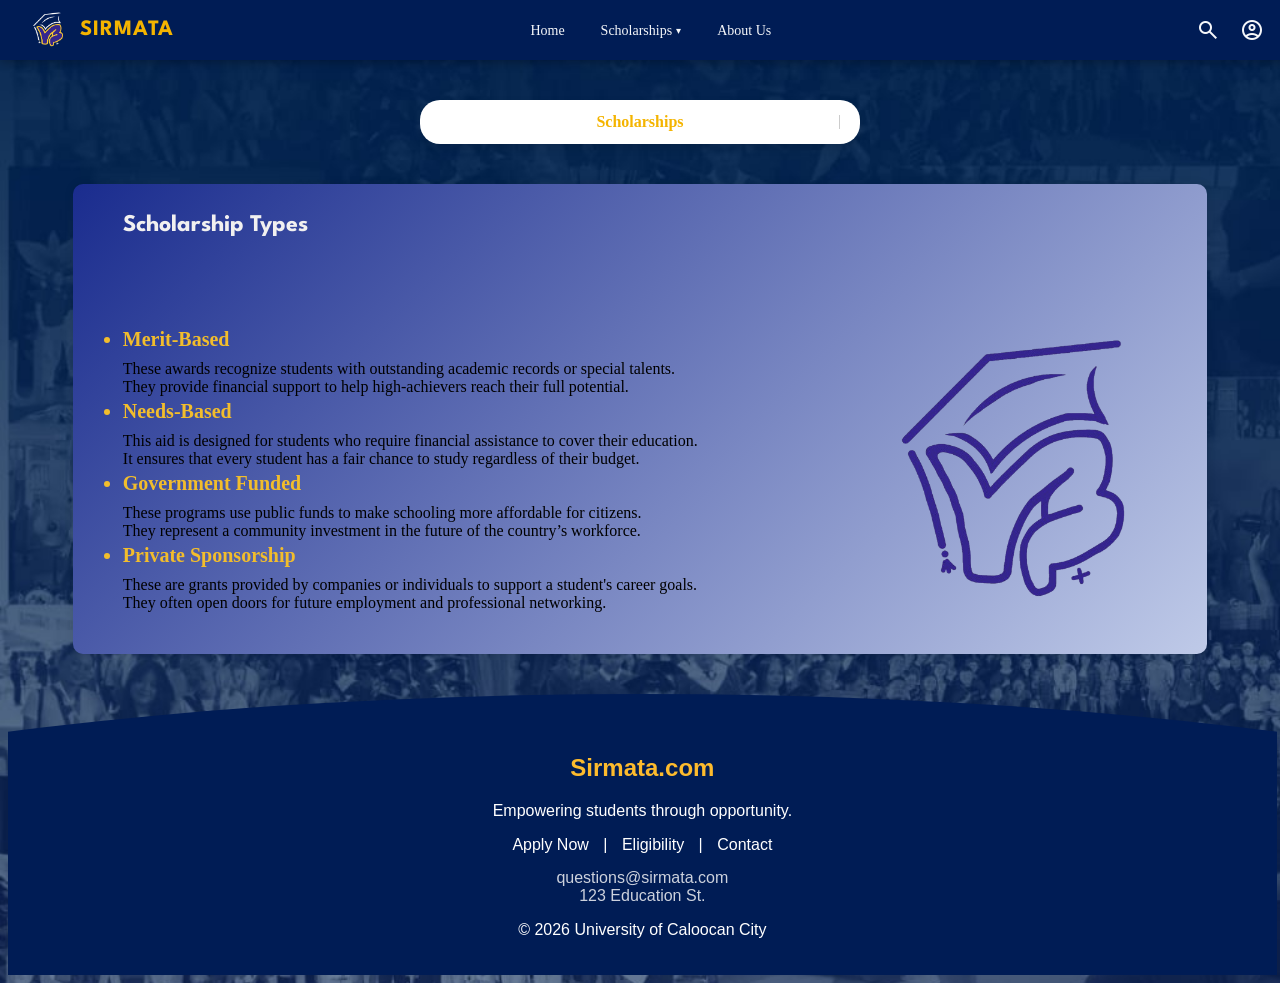
<file: Page3.html>
<!DOCTYPE html>
<html lang="en">
<head>
<meta charset="UTF-8">
<meta name="viewport" content="width=device-width, initial-scale=1.0">
<title>Student</title>
<link rel="stylesheet" href="style_3.css">
<link rel="stylesheet" href="https://fonts.googleapis.com/css2?family=Material+Symbols+Outlined" />
<script src="script_3.js" defer></script>
</head>
<body>
  
<nav class="navbar">

    <!-- LEFT: Logo + Brand Name -->
    <div class="sirmata">
      <div class="logo">
        <img src="logo_2.png" alt="SIRMATA Logo">

      </div>
      <div class="brand-name">SIRMATA</div>
    </div>

    <!-- CENTER: Nav Links -->
    <ul class="nav-links" id="navLinks">
      <li><a href="frontpage.html">Home</a></li>
      <li class="dropdown-parent">
        <a href="#">Scholarships <span class="arrow">▾</span></a>
        <ul class="dropdown">
          <li><a href="Page2.html">Campus</a></li>
          <li><a href="Page4.html">College</a></li>
          <li><a href="Page3.html">Scholarship Type</a></li>
        </ul>
      </li>
      <li><a href="Page5.html">About Us</a></li>
    </ul>

    <!-- RIGHT: Search + Account Icons -->
    <div class="nav-right">

       <!-- Search -->
<div class="search-wrap">

  <button class="icon-btn" id="searchBtn">
    <span class="material-symbols-outlined">search</span>
  </button>

  <div class="search-bar" id="searchBar">
    <input
      type="text"
      id="searchInput"
      placeholder="Search scholarships..."
    >
    <button id="searchGo">Go</button>
  </div>

</div>

<!-- Account -->
<div class="acct-wrap">

  <!-- Profile Button -->
  <button class="icon-btn" id="acctBtn" title="Account" onclick="toggleAcct()">
    <span class="material-symbols-outlined">account_circle</span>
  </button>

  <div class="acct-menu" id="acctMenu">

    <!-- My Dashboard -->
    <a href="trial.html">
      <span class="material-symbols-outlined">dashboard</span>
      My Dashboard
    </a>

    <hr class="divider">

    <!-- Log Out -->
 <a href="#" onclick="logOut(event)">
  <span class="material-symbols-outlined">logout</span>
  Log Out
</a>

  </div>
</div>
        </div>
  </nav>

<!-- Logout Modal — outside navbar -->
<div id="logoutModal" class="logout-modal">
  <div class="logout-box">
    <div class="logout-icon">
      <span class="material-symbols-outlined">logout</span>
    </div>
    <h2>Log Out?</h2>
    <p>Are you sure you want to end your current session?</p>
    <div class="logout-buttons">
      <button class="cancel-btn" onclick="cancelLogout()">Stay</button>
      <button class="logout-btn" onclick="confirmLogout()">Log Out</button>
    </div>
  </div>
</div>


<div class="sorting">
<nav class="navbar_2">
<ul class="sorting-list">
<li class="dropdown-child">
<a href="#">Scholarships</a>
<ul class="dropitout">
<li><a href="#" onclick="showSection('merit');">Merit-Based</a></li>
<li><a href="#" onclick="showSection('needs');">Needs-Based</a></li>
<li><a href="#" onclick="showSection('govt');">Government-Funded</a></li>
<li><a href="#" onclick="showSection('private');">Private-Based</a></li>
</ul>
</li>
</ul>
</nav>
</div>


<section class="box active-section">
<h1 class="Title">Scholarship Types</h1>

<div class="images">
<ul>
    <li class="yellow">Merit-Based</li>
        These awards recognize students with outstanding academic records or special talents. <br>
        They provide financial support to help high-achievers reach their full potential.
    <li class="yellow">Needs-Based</li>
        This aid is designed for students who require financial assistance to cover their education. <br>
        It ensures that every student has a fair chance to study regardless of their budget.
    <li class="yellow">Government Funded</li>
        These programs use public funds to make schooling more affordable for citizens. <br>
        They represent a community investment in the future of the country’s workforce.
    <li class="yellow">Private Sponsorship</li>
        These are grants provided by companies or individuals to support a student's career goals. <br>
        They often open doors for future employment and professional networking.
</ul>
<img src="WebLogo.png">
</div>
</section>


<div id="merit" class="Scholarships-section">
<h1 class="title">MERIT-BASED SCHOLARSHIPS</h1>

<div class="All">
  <div id="vertical">
  <div class="details">
    <h1>CHED Merit Scholarship Program</h1>
    <a href="https://ched.gov.ph/merit-scholarship/"class="apply-btn">APPLY HERE</a>
</div>
</div>
<div class="square">
<div class="details">
  <h3>Eligibility</h3>
  <ul>
  <li>Filipino citizen</li>
  <li>Strong academic performance</li>
  <li>Enrolled in CHED-recognized HEI</li>
  <li>Income bracket applies for some categories</li>
  </ul>
</div>
</div>
<div class="square">
<div class="details">
  <h3>Requirements</h3>
    <ul>
    <li>Application form</li>
    <li>PSA Birth Certificate</li>
    <li>Transcript of Records/Report Card</li>
    <li>Certificate of Enrollment</li>
    <li>Income documents</li>
    </ul>
</div>
</div>
<div id="horizontal">
<div class="details">
  <h3>Priority Programs:</h3>
    <ul>
    <li>BS Accountancy</li>
    <li>Business</li>
    <li>Engineering</li>
    <li>Education</li>
    <li>Law</li>
    <li>CLAS</li>
    </ul>
  <h3>Benefits:</h3>
    <ul>
    <li>₱15,000–₱30,000 per semester</li>
    </ul>
  <h3>Campus:</h3>
    <ul>
    <li>UCC South Campus</li>
    <li>UCC Camarin Campus</li>
    <li>UCC Congress Campus</li>
    <li>UCC Bagong Silang Campus</li>
    </ul>
</div>
</div>
</div>

<div class="All">
<div id="vertical">
<div class="details">
  <h1>CHED State Scholarship Program (SSP)</h1>
  <a href="https://ched.gov.ph/merit-scholarship/"class="apply-btn">APPLY HERE</a>
</div>
</div>

<div class="square">
<div class="details">
  <h3>Eligibility</h3>
  <ul>
    <li>Filipino citizen</li>
    <li>High academic performance</li>
    <li>Family income ≤ ₱400,000/year</li>
  </ul>
</div>
</div>

<div class="square">
<div class="details">
  <h3>Requirements</h3>
    <ul>
    <li>Application form</li>
    <li>PSA Birth Certificate</li>
    <li>Transcript of Records</li>
    <li>Certificate of Good Moral Character</li>
    <li>Proof of income</li>
    </ul>
</div>
</div>

<div id="horizontal">
<div class="details">
  <h3>Priority Programs:</h3>
  <ul>
    <li>BS Information Technology</li>
    <li>BS Information System</li>
    <li>BS Computer Science</li>
    <li>Engineering</li>
    <li>Social Sciences</li>
    <li>Business</li>
    <li>Education</li>
  </ul>
  <h3>Benefits:</h3>
  <ul>
    <li>Free tuition + ₱20,000–₱40,000 stipend yearly</li>
  </ul>
  <h3>Campus:</h3>
  <ul>
    <li>UCC South Campus</li>
    <li>UCC Camarin Campus</li>
    <li>UCC Congress Campus</li>
    <li>UCC Bagong Silang Campus</li>
  </ul>
</div>
</div>
</div>

<div class="All">
<div id="vertical">
<div class="details">
   <h1>DOST-SEI Undergraduate Scholarship</h1>
    <a href="https://ched.gov.ph/merit-scholarship/"class="apply-btn">APPLY HERE</a>
</div>
</div>
<div class="square">
<div class="details">
  <h3>Eligibility</h3>
  <ul>
   <li>Filipino citizen</li>
    <li>STEM Senior High School graduate</li>
    <li>Must pass DOST-SEI exam</li>
  </ul>
</div>
</div>
<div class="square">
<div class="details">
  <h3>Requirements</h3>
  <ul>
    <li>Online application form</li>
    <li>PSA Birth Certificate</li>
    <li>SHS Report Card/TOR</li>
    <li>Certificate of Good Moral Character</li>
  </ul>
</div>
</div>
<div id="horizontal">
<div class="details">
  <h3>Priority Programs:</h3>
  <ul>  
    <li>BS Computer Science</li>
    <li>BS Information Technology</li>
    <li>BSEd Science</li>
    <li>Engineering</li>
  </ul>
  <h3>Benefits:</h3>
  <ul>
    <li>₱8,000 monthly allowance</li>
    <li>₱40,000 tuition support</li>
    <li>Book/clothing/thesis allowance</li>
  </ul>
  <h3>Campus:</h3>
  <ul>
    <li>UCC South Campus</li>
    <li>UCC Camarin Campus</li>
    <li>UCC Congress Campus</li>
    <li>UCC Bagong Silang Campus</li>
  </ul>
</div>
</div>
</div>

<div class="All">
<div id="vertical">
<div class="details">
  <h1>CHED Private Education Student Financial Assistance</h1>
  <a href="https://ched.gov.ph/merit-scholarship/"class="apply-btn">APPLY HERE</a>  
</div>
</div>
<div class="square">
<div class="details">
  <h3>Eligibility</h3>
  <ul>    
    <li>Filipino Citizen</li>
    <li>Strong Academic Performance</li>
    <li>Enrolled in CHED-recognized HEI</li>
    <li>Low Income</li>
  </ul>
</div>
</div>

<div class="square">
<div class="details">
  <h3>Requirements</h3>
  <ul>    
    <li>Application form</li>
    <li>PSA Birth Certificate</li>
    <li>Transcript of Records/Report Card </li>
    <li>Good Moral</li>
    <li>Certificate of Enrollment </li>
    <li>Income documents</li>
  </ul>        
</div>
</div>

<div id="horizontal">
<div class="details">
  <h3>Priority Program:</h3>
  <ul>  
   <li>BS Computer Science</li>
   <li>BS Information Technology</li>
   <li>BSEd Science</li>
   <li>BSEd Math</li>
   <li>BS Mathematics</li>
   <li>Engineering</li>
  </ul>
  <h3> Benefits:</h3>
  <ul>    
   <li>Full: ₱20,000 tuition + ₱40,000 stipend;</li>
   <li>Half: ₱10,000 tuition + ₱20,000 stipend</li>
  </ul>
  <h3>Campus</h3>
  <ul>    
    <li>UCC South Campus</li>
    <li>UCC Camarin Campus</li>
    <li>UCC Congress Campus</li>
    <li>UCC Bagong Silang Campus</li>
  </ul>
</div>
</div>
</div>
<br>

<div class="All">
<div id="vertical">
<div class="details">
  <h1>CHED Graduate Scholarship (Masters and Doctorate) </h1>
  <a href="https://ched.gov.ph/merit-scholarship/"class="apply-btn">APPLY HERE</a>                  
</div>
</div>
<div class="square">
<div class="details">
  <h3>Eligibility</h3>
  <ul>    
    <li>Filipino Citizen</li>
    <li>Admitted to Graduate School</li>
    <li>Strong Academic Record</li>
    <li>priority for teaching/government service</li>
  </ul>
</div>
</div>
<div class="square">
<div class="details">
  <h3>Requirements</h3>
  <ul>    
    <li>Application form</li>
    <li>PSA Birth Certificate</li>
    <li>Transcript of Records</li>
    <li>Admission letter</li>
    <li>Recommendation letter</li>
    <li>Study plan</li>
  </ul>
</div>
</div>
<div id="horizontal">
<div class="details">
  <h3>Priority Program:</h3>
  <ul>  
   <li>BS Public Administration</li>
   <li>Education</li>
   <li>MBA</li>
   <li>Criminal Justice</li>
  </ul>
  <h3> Benefits:</h3>
  <ul>    
    <li>Master’s: Tuition up to ₱60k/year + ₱25k monthly allowance</li>
    <li>PhD: Tuition up to ₱100k/year + ₱30k monthly allowance</li>
  </ul>
  <h3>Campus</h3>
  <ul>    
    <li>UCC South Campus</li>
    <li>UCC Camarin Campus</li>
    <li>UCC Congress Campus</li>
    <li>UCC Bagong Silang Campus</li>
  </ul>
</div>
</div>
</div>

<div class="All">
<div id="vertical">
<div class="details">
  <h1>DOST Junior Level Science Scholarship (JLSS)</h1>
  <a href="https://ched.gov.ph/merit-scholarship/"class="apply-btn">APPLY HERE</a>
</div>
</div>

<div class="square">
<div class="details">
  <h3>Eligibility</h3>
  <ul>
    <li>Filipino citizen</li>
    <li>Regular 2nd-year STEM student</li>
    <li>No failing grade</li>
    <li>Must pass JLSS exam</li>
  </ul>                  
</div>
</div>

<div class="square">
<div class="details">                    
  <h1>Requirements</h1>
  <ul>
    <li>Online application form</li>
    <li>Transcript of Records</li>
    <li>Certificate of Enrollment</li>
    <li>PSA Birth Certificate</li>
    <li>School ID</li>
  </ul>
</div>
</div>

<div id="horizontal">
<div class="details">
  <h3>Priority Programs:</h3>
  <ul>
    <li>BS Computer Science</li>
    <li>BS Information Technology</li>
    <li>Engineering</li>
    <li>BSEd Science</li>
  </ul>
  <h3>Benefits:</h3>
  <ul>
   <li>₱7,000 monthly allowance</li>
   <li>Tuition up to ₱40,000</li>
   <li>Book and thesis allowance</li>
  </ul>
  <h3>Campus:</h3>
  <ul>
   <li>UCC South Campus</li>
   <li>UCC Camarin Campus</li>
   <li>UCC Congress Campus</li>
   <li>UCC Bagong Silang Campus</li>
  </ul>
</div>
</div>
</div>

<div class="All">
<div id="vertical">
<div class="details">
  <h1>DOST Graduate Scholarships (ASTHRDP, CBPSME)</h1>
  <a href="https://ched.gov.ph/merit-scholarship/"class="apply-btn">APPLY HERE</a>                    
</div>
</div>

<div class="square">
<div class="details">
  <h3>Eligibility</h3>
  <ul>
    <li>Filipino citizen</li>
    <li>Admitted to DOST-priority graduate programs</li>
    <li>No pending case</li>
  </ul>             
</div>
</div>


<div class="square">
<div class="details">
  <h3>Requirements</h3>
  <ul>
    <li>Online application form</li>
    <li>Transcript of Records</li>
    <li>PSA Birth Certificate</li>
    <li>Admission letter</li>
    <li>Research plan</li>
  </ul>                    
</div>
</div>

<div id="horizontal">
<div class="details">
  <h3>Priority Programs:</h3>
  <ul>
    <li>BSEd Science</li>
    <li>BSEd in Mathematics</li>
    <li>BS Mathematics</li>
    <li>Criminal Justice</li>
  </ul>
  <h3>Benefits:</h3>
  <ul>
    <li>Master’s: ₱25,000 monthly allowance</li>
    <li>PhD: ₱33,000 monthly allowance</li>
    <li>Tuition, book, thesis, and travel support</li>
  </ul>
  <h3>Campus:</h3>
  <ul>
    <li>UCC Main Campus</li>
    <li>UCC North Campus</li>
    <li>UCC Camarin Campus</li>
    <li>UCC Bagong Silang Campus</li>
  </ul>
</div>
</div>
</div>
</div>

<div id="needs" class="Scholarships-section">
<h1 class="title">NEEDS-BASED SCHOLARSHIPS</h1>
<div class="All">
<div id="vertical">
<div class="details">
  <h1>UCC + Tzu Chi Foundation Scholarship</h1>
  <a href="https://ched.gov.ph/merit-scholarship/"class="apply-btn">APPLY HERE</a>
</div>
</div>

<div class="square">
<div class="details">
  <h3>Eligibility</h3>
  <ul>
   <li>Financially challenged UCC student</li>
  </ul>  
</div>
</div>

<div class="square">
<div class="details">
  <h3>Requirements</h3>
  <ul>
    <li>Application form</li>
    <li>Transcript of Records</li>
    <li>Income documents</li>
    <li>Interview</li>
  </ul>
</div>
</div>

<div id="horizontal">
<div class="details">
  <h3>Priority Programs:</h3>
  <ul>
    <li>BS Psychology</li>
    <li>BS information System</li>
    <li>BS Computer Science</li>
    <li>BS Political Science</li>
    <li>Business</li>
    <li>Education</li>
    <li>Criminology</li>
    <li>Engineering</li>
  </ul>
  <h3>Benefits:</h3>
  <ul>
    <li>Tuition subsidy</li>
    <li>Financial support</li>
  </ul>
  <h3>Campus:</h3>
  <ul>
    <li>UCC Congress Campus</li>
    <li>UCC Camarin Campus</li>
    <li>UCC South Campus</li>
    <li>UCC Bagong Silang Campus</li>
  </ul>
</div>
</div>
</div>

<br>
<div class="All">
<div id="vertical">
<div class="details">
  <h1>Caloocan City Governement Scholarship Program</h1>
  <a href="https://ched.gov.ph/merit-scholarship/"class="apply-btn">APPLY HERE</a>
</div>
</div>

<div class="square">
<div class="details">
  <h3>Eligibility</h3>
  <ul>    
    <li>Bonafide resident of Caloocan City</li>
    <li>Good academic standing</li>
    <li>Priority for low-income families</li>
  </ul>              
</div>
</div>




<div class="square">
<div class="details">
  <h3>Requirements</h3>
  <ul>    
    <li>Must submit application form</li>
    <li>Certificate of Residency</li>
    <li>Proof of Family Income</li>
    <li>Transcript/Report</li>
    <li>Income documents</li>
    <li>Attend interview</li>
  </ul>        
</div>
</div>

<div id="horizontal">
<div class="details">
  <h3>Priority Program:</h3>
  <ul>    
   <li>All Programs</li>    
  </ul>
  <h3> Benefits:</h3>
  <ul>    
    <li>Cash Assistance</li>
    <li>Educational Aid</li>
  </ul>
  <h3>Campus</h3>
  <ul>    
    <li>UCC South Campus</li>
    <li>UCC Camarin Campus</li>
    <li>UCC Congress Campus</li>
    <li>UCC Bagong Silang Campus</li>
  </ul>
</div>
</div>
</div>

<div class="All">
<div id="vertical">
<div class="details">
  <h1>GSIS Educational Subsidy Program (ESP/GESP)</h1>
  <a href="https://ched.gov.ph/merit-scholarship/"class="apply-btn">APPLY HERE</a>                    
</div>
</div>

<div class="square">
<div class="details">
  <h3>Eligibility</h3>
  <ul>
    <li>Child or dependent of GSIS member</li>
    <li>Enrolled in college</li>
    <li>Good academic standing</li>
  </ul>
</div>
</div>

<div class="square">
<div class="details">
  <h3>Requirements</h3>
  <ul>
    <li>Application form</li>
    <li>Proof of GSIS membership</li>
    <li>Grades/Transcript</li>
    <li>Birth Certificate</li>
  </ul>  
</div>
</div>

<div id="horizontal">
<div class="details">
  <h3>Priority Programs:</h3>
  <ul>
    <li>Any 4–5 year course</li>
  </ul>
  <h3>Benefits:</h3>
  <ul>
    <li>₱10,000–₱20,000 annual assistance</li>
  </ul>
  <h3>Campus:</h3>
  <ul>
    <li>UCC South Campus</li>
    <li>UCC Congress Campus</li>
  </ul>
</div>
</div>
</div>

<div class="All">
<div id="vertical">
<div class="details">
  <h1>UniFAST TES/TDP</h1>
  <a href="https://ched.gov.ph/merit-scholarship/"class="apply-btn">APPLY HERE</a>            
</div>
</div>

<div class="square">
<div class="details">
  <h3>Eligibility</h3>
  <ul>
    <li>Filipino citizen</li>
    <li>Enrolled in SUC, LUC, or CHED-recognized private HEI</li>
    <li>Low-income family background</li>
  </ul>                              
</div>
</div>

<div class="square">
<div class="details">
  <h3>Campus:</h3>
  <ul>
    <li>UCC Congress Campus</li>
    <li>UCC Camarin Campus</li>
    <li>UCC South Campus</li>
    <li>UCC Bagong Silang Campus</li>
  </ul>
</div>
</div>

<div id="horizontal">
<div class="details">
  <h3>Priority Programs:</h3>
  <ul>
    <li>All programs</li>
  </ul>
  <h3>Benefits:</h3>
  <ul>
    <li>TES: ₱20,000–₱27,000 per year</li>
    <li>TDP: ₱7,500 per semester</li>
  </ul>
  <h3>Requirements</h3>
  <ul>
    <li>TES/TDP application form</li>
    <li>Certificate of Enrollment</li>
    <li>PSA Birth Certificate</li>
    <li>Income documents</li>
    <li>Barangay Certificate of Residency</li>
  </ul>
</div>
</div>
</div>

<div class="All">
<div id="vertical">
<div class="details">
  <h1>OWWA EDSP/ODSP</h1>
  <a href="https://ched.gov.ph/merit-scholarship/"class="apply-btn">APPLY HERE</a>                          
</div>
</div>

<div class="square">
<div class="details">
  <h3>Eligibility</h3>
  <ul>
    <li>Child of active OFW</li>
    <li>Good academic standing</li>
    <li>Age ≤ 21 years old (for EDSP)</li>
  </ul>                          
</div>
</div>

<div class="square">
<div class="details">
  <h3>Requirements</h3>
  <ul>
    <li>OWWA application form</li>
    <li>Enrollment certificate</li>
    <li>Proof of OFW membership</li>
    <li>Birth Certificate</li>
    <li>Copy of OFW contract</li>
  </ul>
</div>
</div>

<div id="horizontal">
<div class="details">
  <h3>Priority Programs:</h3>
  <ul>
    <li>All programs</li>
  </ul>
  <h3>Benefits:</h3>
  <ul>
    <li>EDSP: ₱60,000 per year</li>
    <li>ODSP: ₱20,000 per year</li>
  </ul>
  <h3>Campus:</h3>
  <ul>
    <li>UCC Congress Campus</li>
    <li>UCC Camarin Campus</li>
    <li>UCC South Campus</li>
    <li>UCC Bagong Silang Campus</li>
  </ul>
</div>
</div>
</div>

<div class="All">
<div id="vertical">
<div class="details">
  <h1>DSWD Educational Assistance</h1>
  <a href="https://ched.gov.ph/merit-scholarship/"class="apply-btn">APPLY HERE</a>
</div>
</div>

<div class="square">
<div class="details">
  <h3>Eligibility</h3>
  <ul>
    <li>Filipino citizen</li>
    <li>Financially challenged student</li>
    <li>Currently enrolled in school</li>
  </ul>
</div>
</div>

<div class="square">
<div class="details">
  <h3>Requirements</h3>
  <ul>
    <li>Application form</li>
    <li>Valid ID</li>
    <li>Income documents</li>
    <li>Enrollment certificate</li>
  </ul>                          
</div>
</div>

<div id="horizontal">
<div class="details">
  <h3>Priority Programs:</h3>
  <ul>
    <li>No specific priority</li>
  </ul>
  <h3>Benefits:</h3>
  <ul>
    <li>Cash aid for school expenses</li>
  </ul>
  <h3>Campus:</h3>
  <ul>
    <li>Nationwide</li>
  </ul>
</div>
</div>
</div>

<div class="All">
<div id="vertical">
<div class="details">
  <h1>LGU Scholarship (Caloocan)</h1>
  <a href="https://ched.gov.ph/merit-scholarship/"class="apply-btn">APPLY HERE</a>
</div>
</div>

<div class="square">
<div class="details">
  <h3>Eligibility</h3>
  <ul>
    <li>Bonafide resident of Caloocan City</li>
    <li>Good academic standing</li>
  </ul>
</div>
</div>

<div class="square">
<div class="details">
  <h3>Requirements</h3>
  <ul>
    <li>Barangay Certificate of Residency</li>
    <li>Grades/Report Card</li>
    <li>Enrollment certificate</li>
    <li>Birth Certificate</li>
  </ul>
</div>
</div>

<div id="horizontal">
<div class="details">
  <h3>Priority Programs:</h3>
  <ul>
    <li>Applicable for all programs</li>
  </ul>
  <h3>Benefits:</h3>
  <ul>
    <li>₱5,000–₱30,000 per year</li>
  </ul>
  <h3>Campus:</h3>
  <ul>
    <li>UCC Congress Campus</li>
    <li>UCC Camarin Campus</li>
    <li>UCC South Campus</li>
    <li>UCC Bagong Silang Campus</li>
  </ul>
</div>
</div>
</div>
</div>

<div id="govt" class="Scholarships-section">
 <h1 class="title">GOVERMENT-FUNDED SCHOLARSHIPS</h1>

<div class="All">
<div id="vertical">
<div class="details">
  <h1>DepEd Teacher Education Scholarship</h1>
  <a href="https://ched.gov.ph/merit-scholarship/"class="apply-btn">APPLY HERE</a>
</div>
</div>

<div class="square">
<div class="details">
  <h3>Eligibility</h3>
  <ul>
    <li>Filipino citizen</li>
    <li>Enrolled in Teacher Education program</li>
    <li>Good academic standing</li>
    <li>Willing to serve in public schools</li>
  </ul>
</div>
</div>
<div class="square">
<div class="details">
  <h3>Requirements</h3>
  <ul>
    <li>Proof of enrollment</li>
    <li>Transcript of Records</li>
    <li>Recommendation letter</li>
    <li>Application form</li>
  </ul>
</div>
</div>

<div id="horizontal">
<div class="details">
  <h3>Priority Programs:</h3>
  <ul>
    <li>BSED</li>
    <li>BEED</li>
    <li>Early Childhood Education</li>
  </ul>
  <h3>Benefits:</h3>
  <ul>
    <li>Tuition assistance</li>
    <li>₱3,000–₱8,000 monthly allowance</li>
    <li>Book allowance</li>
    <li>Internship support</li>
    <li>Priority hiring</li>
  </ul>
  <h3>Campus:</h3>
  <ul>
    <li>South</li>
    <li>Congress</li>
  </ul>
</div>
</div>
</div>

<div class="All">
<div id="vertical">
<div class="details">
  <h1>PNP Scholarship</h1>
  <a href="https://ched.gov.ph/merit-scholarship/"class="apply-btn">APPLY HERE</a>                    
</div>
</div>

<div class="square">
<div class="details">
  <h3>Eligibility</h3>
  <ul>
    <li>Filipino citizen</li>
    <li>Enrolled in Criminology or Criminal Justice program</li>
    <li>Good moral character</li>
  </ul>
</div>
</div>

<div class="square">
<div class="details">
  <h3>Requirements</h3>
  <ul>
    <li>Application form</li>
    <li>Transcript of Records</li>
    <li>Police Clearance</li>
    <li>Recommendation letter</li>
  </ul>
  </div>
  </div>

<div id="horizontal">
<div class="details">
  <h3>Priority Programs:</h3>
  <ul>
    <li>BS Criminology</li>
    <li>Criminal Justice</li>
  </ul>
  <h3>Benefits:</h3>
  <ul>
    <li>Tuition assistance</li>
    <li>Allowance for books and uniforms</li>
    <li>Possible stipend</li>
  </ul>
  <h3>Campus:</h3>
  <ul>
    <li>UCC South Campus</li>
    <li>UCC Camarin Campus</li>
  </ul>
</div>
</div>
</div>

<div class="All">
<div id="vertical">
<div class="details">
  <h1>OWWA EDSP/ODSP</h1>
  <a href="https://ched.gov.ph/merit-scholarship/"class="apply-btn">APPLY HERE</a>                
</div>
</div>

<div class="square">
<div class="details">
  <h3>Eligibility</h3>
  <ul>
    <li>Child of active OFW</li>
    <li>Good academic standing</li>
    <li>Age ≤ 21 years old (for EDSP)</li>
  </ul>
</div>
</div>

<div class="square">
<div class="details">
  <h3>Requirements</h3>
  <ul>
    <li>OWWA application form</li>
    <li>Enrollment certificate</li>
    <li>Proof of OFW membership</li>
    <li>Birth Certificate</li>
    <li>Copy of OFW contract</li>
  </ul>
</div>
</div>

<div id="horizontal">
<div class="details">
  <h3>Priority Programs:</h3>
  <ul>
    <li>All programs</li>
  </ul>
  <h3>Benefits:</h3>
  <ul>
    <li>EDSP: ₱60,000 per year</li>
    <li>ODSP: ₱20,000 per year</li>
  </ul>
  <h3>Campus:</h3>
  <ul>
    <li>UCC Congress Campus</li>
    <li>UCC Camarin Campus</li>
    <li>UCC South Campus</li>
    <li>UCC Bagong Silang Campus</li>
  </ul>
</div>
</div>
</div>

<div class="All">
<div id="vertical">
<div class="details">
  <h1>DSWD Educational Assistance</h1>
  <a href="https://ched.gov.ph/merit-scholarship/"class="apply-btn">APPLY HERE</a>
</div>
</div>

<div class="square">
<div class="details">
  <h3>Eligibility</h3>
  <ul>
    <li>Filipino citizen</li>
    <li>Financially challenged student</li>
    <li>Currently enrolled in school</li>
  </ul>
</div>
</div>

<div class="square">
<div class="details">
  <h3>Requirements</h3>
  <ul>
    <li>Application form</li>
    <li>Valid ID</li>
    <li>Income documents</li>
    <li>Enrollment certificate</li>
  </ul>
</div>
</div>

<div id="horizontal">
<div class="details">
  <h3>Priority Programs:</h3>
  <ul>
    <li>All Programs</li>
  </ul>
  <h3>Benefits:</h3>
  <ul>
    <li>Cash aid for school expenses</li>
  </ul>
  <h3>Campus:</h3>
  <ul>
    <li>UCC Congress Campus</li>
    <li>UCC Camarin Campus</li>
    <li>UCC South Campus</li>
    <li>UCC Bagong Silang Campus</li>
  </ul>
</div>
</div>
</div>

<div class="All">
<div id="vertical">
<div class="details">
  <h1>LGU Scholarship (Caloocan)</h1>
  <a href="https://ched.gov.ph/merit-scholarship/"class="apply-btn">APPLY HERE</a>
</div>
</div>

<div class="square">
<div class="details">
  <h3>Eligibility</h3>
  <ul>
    <li>Bonafide resident of Caloocan City</li>
    <li>Good academic standing</li>
  </ul>
</div>
</div>

<div class="square">
<div class="details">
  <h3>Requirements</h3>
  <ul>
    <li>Barangay Certificate of Residency</li>
    <li>Grades/Report Card</li>
    <li>Enrollment certificate</li>
    <li>Birth Certificate</li>
  </ul>
</div>
</div>

<div id="horizontal">
<div class="details">
  <h3>Priority Programs:</h3>
  <ul>
    <li>No specific priority</li>
  </ul>
  <h3>Benefits:</h3>
  <ul>
    <li>₱5,000–₱30,000 per year</li>
  </ul>
  <h3>Campus:</h3>
  <ul>
    <li>UCC Congress Campus</li>
    <li>UCC Camarin Campus</li>
    <li>UCC South Campus</li>
    <li>UCC Bagong Silang Campus</li>
  </ul>
</div>
</div>
</div>

<div class="All">
<div id="vertical">
<div class="details">
  <h1>CSC Graduate Scholarship (Government Employees)</h1>
  <a href="https://ched.gov.ph/merit-scholarship/"class="apply-btn">APPLY HERE</a>
</div>
</div>

<div class="square">
<div class="details">
  <h3>Eligibility</h3>
  <ul>
    <li>Permanent government employee</li>
    <li>Endorsed by agency head</li>
    <li>Good performance rating</li>
  </ul>
</div>
</div>

<div class="square">
<div class="details">
  <h3>Requirements</h3>
  <ul>
    <li>Application form</li>
    <li>Service record</li>
    <li>Performance rating</li>
    <li>Admission letter</li>
    <li>Study plan</li>
  </ul>
</div>
</div>
                         
<div id="horizontal">
<div class="details">
  <h3>Priority Programs:</h3>
   <ul>
    <li>BS Public Administration</li>
    <li>Educational Management</li>
    <li>MBA</li>
    <li>Criminal Justice</li>
  </ul>
  <h3>Benefits:</h3>
  <ul>
    <li>Tuition ₱50,000–₱100,000 per year</li>
    <li>₱5,000–₱10,000 book allowance</li>
  </ul>
  <h3>Campus:</h3>
  <ul>
    <li>UCC Main Campus</li>
    <li>UCC North Campus</li>
    <li>UCC Camarin Campus</li>
    <li>UCC Bagong Silang Campus</li>
  </ul>
</div>
</div>
</div>
</div>

<div id="private" class="Scholarships-section">
 <h1 class="title">PRIVATE SCHOLARSHIPS</h1>
<div class="All">
<div id="vertical">
<div class="details">
  <h1>Ayala Foundation Scholarship</h1>
  <a href="https://ched.gov.ph/merit-scholarship/"class="apply-btn">APPLY HERE</a>
</div>
</div>

<div class="square">
<div class="details">
  <h3>Eligible</h3>
  <ul>
    <li>Filipino citizen</li>
    <li>Good academic standing</li>
    <li>Financial need</li>
  </ul>
</div>
</div>

<div class="square">
<div class="details">
  <h3>Requirements</h3>
  <ul>
    <li>Application form</li>
    <li>Grades/Transcript</li>
    <li>Income documents</li>
    <li>Essay or personal statement</li>
  </ul>
</div>
</div>

<div id="horizontal">
<div class="details">
  <h3>Priority Programs:</h3>
  <ul>
    <li>Business</li>
    <li>Information Technology</li>
    <li>Engineering</li>
    <li>Social Development</li>
  </ul>
  <h3>Benefits:</h3>
  <ul>
    <li>Tuition support</li>
    <li>Allowance</li>
    <li>Leadership training</li>
  </ul>
  <h3>Campus:</h3>
  <ul>
     <li>Partner HEIs (includes UCC)</li>
  </ul>
</div>
</div>
</div>
</div>

<footer>
<div class="footer-content">
  <h2>Sirmata.com</h2>
  <p>Empowering students through opportunity.</p>
<div class="footer-links">
  <a href="#">Apply Now</a> |
  <a href="#">Eligibility</a> |
  <a href="#">Contact</a>
</div>
  <address>
   questions@sirmata.com <br>
   123 Education St.
  </address>
   
    <p class="copyright">&copy; 2026 University of Caloocan City</p>
</div>
</footer>

</body>
</html>
</file>
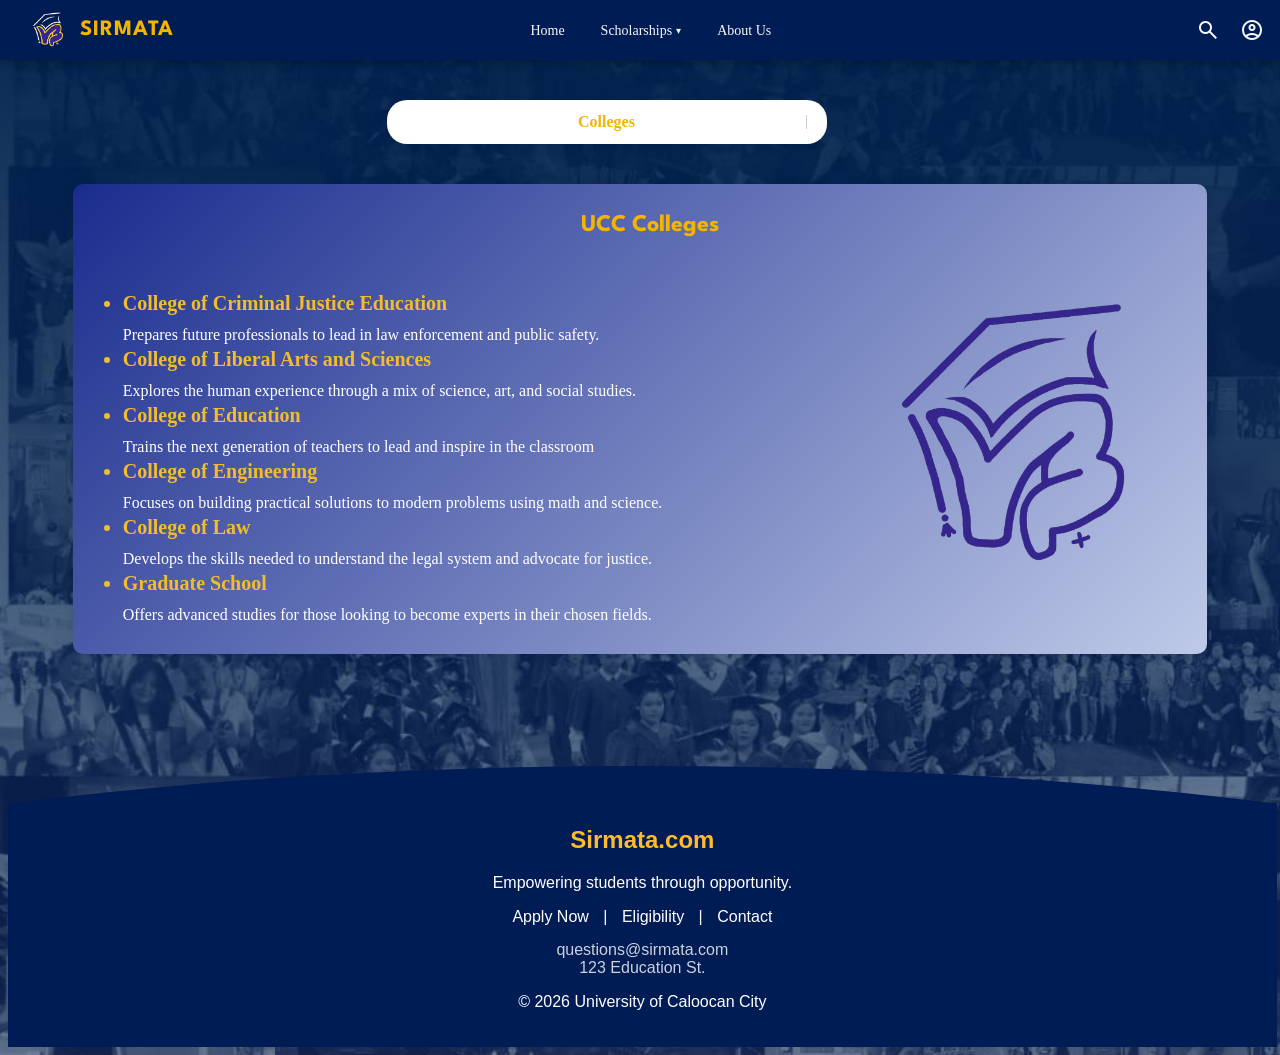
<file: Page4.html>
<html lang="en">
<head>
<meta charset="UTF-8">
<meta name="viewport" content="width=device-width, initial-scale=1.0">
<title>Student</title>
<link rel="stylesheet" href="style_4.css">
<link rel="stylesheet" href="https://fonts.googleapis.com/css2?family=Material+Symbols+Outlined" />
<script src="script_4.js" defer></script>
</head>
<body>

<nav class="navbar">

    <!-- LEFT: Logo + Brand Name -->
    <div class="sirmata">
      <div class="logo">
        <img src="logo_2.png" alt="SIRMATA Logo">

      </div>
      <div class="brand-name">SIRMATA</div>
    </div>

    <!-- CENTER: Nav Links -->
    <ul class="nav-links" id="navLinks">
      <li><a href="frontpage.html">Home</a></li>
      <li class="dropdown-parent">
        <a href="#">Scholarships <span class="arrow">▾</span></a>
        <ul class="dropdown">
          <li><a href="Page2.html">Campus</a></li>
          <li><a href="Page4.html">College</a></li>
          <li><a href="Page3.html">Scholarship Type</a></li>
        </ul>
      </li>
      <li><a href="Page5.html">About Us</a></li>
    </ul>

    <!-- RIGHT: Search + Account Icons -->
    <div class="nav-right">

       <!-- Search -->
<div class="search-wrap">

  <button class="icon-btn" id="searchBtn">
    <span class="material-symbols-outlined">search</span>
  </button>

  <div class="search-bar" id="searchBar">
    <input
      type="text"
      id="searchInput"
      placeholder="Search scholarships..."
    >
    <button id="searchGo">Go</button>
  </div>

</div>

<!-- Account -->
<div class="acct-wrap">

  <!-- Profile Button -->
  <button class="icon-btn" id="acctBtn" title="Account" onclick="toggleAcct()">
    <span class="material-symbols-outlined">account_circle</span>
  </button>

  <div class="acct-menu" id="acctMenu">

    <!-- My Dashboard -->
    <a href="trial.html">
      <span class="material-symbols-outlined">dashboard</span>
      My Dashboard
    </a>

    <hr class="divider">

    <!-- Log Out -->
 <a href="#" onclick="logOut(event)">
  <span class="material-symbols-outlined">logout</span>
  Log Out
</a>

  </div>
</div>
        </div>
  </nav>

<!-- Logout Modal — outside navbar -->
<div id="logoutModal" class="logout-modal">
  <div class="logout-box">
    <div class="logout-icon">
      <span class="material-symbols-outlined">logout</span>
    </div>
    <h2>Log Out?</h2>
    <p>Are you sure you want to end your current session?</p>
    <div class="logout-buttons">
      <button class="cancel-btn" onclick="cancelLogout()">Stay</button>
      <button class="logout-btn" onclick="confirmLogout()">Log Out</button>
    </div>
  </div>
</div>

<div class="sorting">
<nav class="navbar_2">
  <ul class="sorting-list">
    <li class="dropdown-child">
  <a href="#">Colleges</a>
  <ul class="dropitout">
    <li><a href="#" onclick="showCollege('cba')">Business</a></li>
    <li><a href="#" onclick="showCollege('cje')">Criminal Justice</a></li>
    <li><a href="#" onclick="showCollege('coe')">Education</a></li>
    <li><a href="#" onclick="showCollege('eng')">Engineering</a></li>
    <li><a href="#" onclick="showCollege('law')">Law</a></li>
    <li><a href="#" onclick="showCollege('clas')">CLAS</a></li>
  </ul>
    </li>
  </ul>
</nav>
</div>


<section class="box active-section">
<h1 class="Title">UCC Colleges</h1>

<div class="images">
  <ul>
    <li class="yellow">College of Criminal Justice Education</li>
        Prepares future professionals to lead in law enforcement and public safety.
    <li class="yellow">College of Liberal Arts and Sciences</li>
        Explores the human experience through a mix of science, art, and social studies.
    <li class="yellow">College of Education</li>
        Trains the next generation of teachers to lead and inspire in the classroom
    <li class="yellow">College of Engineering</li>
        Focuses on building practical solutions to modern problems using math and science.
    <li class="yellow">College of Law</li>
        Develops the skills needed to understand the legal system and advocate for justice.
    <li class="yellow">Graduate School</li>
         Offers advanced studies for those looking to become experts in their chosen fields.
</ul>

<img src="WebLogo.png">
</div>
</section>

<br> <br> <br> <br>  
<div id="cba" class="college-section">
 <h1 class="title">COLLEGE OF BUSINESS ADMINISTRATION</h1>
<div class="All">
<div id="vertical">
<div>
  <h1>CHED Scholarship Program (Business/Accountancy)</h1>
  <a href="https://ched.gov.ph/merit-scholarship/" class="apply-btn">APPLY HERE</a>
</div>
</div>

<div class="square">
<div class="box-content">
  <h3>Eligibility</h3>
  <ul class="prog">
    <li>Filipino citizen</li>
    <li>Freshman or currently enrolled college student in</li>
  </ul>
  <h3>Requirements</h3>
  <ul class="prog">
    <li>Application form (online/CHED portal)</li>
    <li>PSA Birth Certificate</li>
    <li>Transcript of Records or report card</li>
    <li>Income proof (if needed)</li>
  </ul>
  <h3>Campus</h3>
  <ul class="prog">
    <li>South</li>
    <li>Camarin</li>
    <li>Congress</li>
    <li>Bagong Silang</li>
  </ul>
</div>
</div>

<div id="horizontal">
<div class="box-content">
  <h3>Benefits</h3>
  <ul class="prog">
  <h4>For students in Public HEis:</h4>
    <li>₱15,000 per semester (Full Merit)</li>
    <li>₱7,500 per semester (Half Merit)</li>
  <h4>For students in Private HEIs:</h4>
    <li>₱30,000 per semester (Full Merit)</li>
    <li>₱15,000 per semester (Half Merit)</li>
  </ul>
  <h3>Deadline</h3>
  <ul> <li>Usually May–July yearly</li></ul>
</div>
</div>
</div>
</div>

<div id="cje" class="college-section">
 <h1 class="title">CRIMINAL JUSTICE OF EDUCATION</h1>
<div class="All">
<div id="vertical">
<div>
  <h1>CHED Scholarship Program (All Majors Eligible —incl.Criminology / CJ / ISM)</h1>
  <a href="https://ched.gov.ph/merit-scholarship/"class="apply-btn">APPLY HERE</a>
</div>
</div>

<div class="square">
<div class="box-content">
  <h3>Eligibility</h3>
  <ul class="prog">
    <li>Filipino citizen</li>
    <li>Freshman or currently enrolled college student in Criminal Justice / Criminology / Industrial Security Management / related courses
Strong academic performance</li>
  </ul>
  <h3>Requirements</h3>
  <ul class="prog">
    <li>Filled application form (online or paper)</li>
    <li>PSA Birth Certificate</li>
    <li>Report card or Transcript of Records (TOR)</li>
    <li>Proof of income (if required)</li>
    </ul>
  <h3>Campus</h3>
  <ul class="prog">
    <li>South</li>
    <li>Camarin</li>
    <li>Congress</li>
    <li>Bagong Silang</li>
  </ul>
</div>
</div>
<div id="horizontal">
<div class="box-content">
  <h3>Benefits</h3>
  <ul class="prog">
  <h4>For students in Public HEis:</h4>
    <li>₱15,000 per semester (Full Merit)</li>
    <li>₱7,500 per semester (Half Merit)</li>
  <h4>For students in Private HEIs:</h4>
    <li>₱30,000 per semester (Full Merit)</li>
    <li>₱15,000 per semester (Half Merit)</li>
  </ul>
  <h3>Deadline</h3>
  <ul> <li>Usually May–July yearly</li></ul>
</div>
</div>
</div>

<div class="All">
<div id="vertical">
<div>
  <h1>Philippine National Police (PNP) Scholarship / Support Programs </h1>
  <a href="https://pnp.gov.ph/"class="apply-btn">APPLY HERE</a>
</div>
</div>

<div class="square">
<div class="box-content">
  <h3>Eligibility</h3>
  <ul class="prog">
     <li>Filipino citizen</li>
      <li>Must be a student of Criminal Justice, Criminology, or related fields
Good moral character</li>
    </ul>
    <h3>Requirements</h3>
    <ul class="prog">
      <li>Application form (contact PNP Education & Training Branch or local PNP station)</li>
      <li>Police Clearance</li>
      <li>Report card or Transcript of Records (TOR)</li>
      <li>Recommendation / endorsement from local police unit or barangay</li>
    </ul>
    <h3>Campus</h3>
    <ul class="prog">
      <li>South</li>
      <li>Camarin</li>
    </ul>
    </div>
  </div>

  <div id="horizontal">
    <div class="box-content">
    <h3>Benefits</h3>
    <ul class="prog">
      <li>Partial or full tuition fee assistance</li>
      <li>Allowance for books and school supplies</li>
      <li>Uniform or miscellaneous fee support</li>
      <li>Possible monthly stipend (varies per branch)</li>
    </ul>
    <h3>Deadline</h3>
      <ul> <li>Dependent on the PNP office issuing the scholarship: check with your local PNP station or PNP headquarters
      </li></ul>
    </div>
</div>
</div>
</div>

<div id="coe" class="college-section">
<h1 class="title">COLLEGE OF EDUCATION</h1>
<div class="All">
<div id="vertical">
  <div>
      <h1>Commission on Higher Education (CHED) Scholarship Program</h1>
      <a href="https://ched.gov.ph"class="apply-btn">APPLY HERE</a>
  </div>
  </div>

 <div class="square">
 <div class="box-content">
       <h3>Eligibility</h3>
    <ul class="prog">
      <li>Filipino citizen</li>
      <li> Incoming freshman or currently enrolled in BSED / Education / Early</li>
      <h4>Childhood Education</h4>
      <li>Good academic performance</li>
      <li>Family income within required bracket (for some categories)</li>
    </ul>
    <h3>Requirements</h3>
    <ul class="prog">
      <li>Filled application form (online or paper)</li>
      <li>PSA Birth Certificate</li>
      <li>Report card or Transcript of Records (TOR)</li>
      <li>Certificate of Good Moral Character</li>
      <li>Proof of income (if required)</li>
    </ul>
    <h3>Campus</h3>
    <ul class="prog">
      <li>South</li>
      <li>Camarin</li>
      <li>Congress</li>
      <li>Bagong Silang</li>
    </ul>
  </div>
  </div>

  <div id="horizontal">
  <div class="box-content">
      <h3>Benefits</h3>
    <ul class="prog">
      <h4>For students in Public HEis:</h4>
      <li>₱15,000 per semester (Full Merit)</li>
      <li>₱7,500 per semester (Half Merit)</li>
      <h4>For students in Private HEIs:</h4>
      <li>₱30,000 per semester (Full Merit)</li>
      <li>₱15,000 per semester (Half Merit)</li>
    </ul>
    <h3>Deadline</h3>
    <ul> <li>Usually May–July yearly</li></ul>
    </div>
</div>
</div>

<div class="All">
<div id="vertical">
    <div>
      <h1>Department of Education (DepEd) – Teacher Education Scholarship Support</h1>
      <a href="https://www.deped.gov.ph"class="apply-btn">APPLY HERE</a>
  </div>
  </div>
 <div class="square">
  <div class="box-content">
       <h3>Eligibility</h3>
    <ul class="prog">
      <li>Filipino citizen</li>
      <li>Enrolled in Teacher Education programs (BSED / BEED / Early Childhood Education)</li>
      <li>Good academic standing</li>
      <li>Willing to serve in Philippine schools after graduation (for some programs)</li>
    </ul>
    <h3>Requirements</h3>
    <ul class="prog">
      <li>Proof of enrollment</li>
      <li>Recommendation letter</li>
      <li>Report card or Transcript of Records (TOR)</li>
      <li>Application form</li>
    </ul>
    <h3>Campus</h3>
    <ul class="prog">
      <li>South</li>
      <li>Camarin</li>
      <li>Congress</li>
      <li>Bagong Silang</li>
    </ul>
  </div>
  </div>

  <div id="horizontal">
  <div class="box-content">
      <h3>Benefits</h3>
    <ul class="prog">
      <li>Tuition and school fee assistance (for private institutions) </li>
      <li> For public universities like UCC: financial assistance given as stipend </li>
      <li> ₱3,000 – ₱8,000 monthly living allowance (depending on budget allocation)</li>
    OR <br>
     <li> ₱10,000 – ₱20,000 per semester financial grant </li>
     <li> ₱3,000 – ₱5,000 annual book allowance</li>
     <li> Practice Teaching / Internship support </li>
     <li> Possible priority hiring in public schools after graduation</li>
     <li> Professional development training and seminars </li>
     <li> May require 1–3 years return service in DepEd public schools </li>
    </ul>
    <h3>Deadline</h3>
    <ul class="prog">
     <li> Varies per program announcement </li>
    <li> Usually announced before start of academic year (based on previous cycles) </li>
    </ul>
    </div>
</div>
</div>


<div class="All">
<div id="vertical">
  <div>
      <h1>Department of Science and Technology – DOST-SEI Scholarship (For BSED Science)</h1>
      <a href="https://sei.dost.gov.ph"class="apply-btn">APPLY HERE</a>
  </div>
  </div>

 <div class="square">
  <div class="box-content">
       <h3>Eligibility</h3>
    <ul class="prog">
      <li>Filipino citizen</li>
      <li>STEM SHS graduate (for freshmen)</li>
      <li> Enrolled in BSED Science or other science-related programs</li>
      <li>Strong grades in Math & Science</li>
    </ul>
    <h3>Requirements</h3>
    <ul class="prog">
      <li> Online application</li>
      <li>SHS report card or TOR</li>
      <li>PSA Birth Certificate</li>
      <li>Examination (if required)</li>
    </ul>
    <h3>Campus</h3>
    <ul class="prog">
      <li>South</li>
      <li>Camarin</li>
      <li>Congress</li>
      <li>Bagong Silang</li>
    </ul>
    </div>
  </div>

  <div id="horizontal">
  <div class="box-content">
      <h3>Benefits</h3>
    <ul class="prog">
      <li> ₱8,000 monthly living allowance </li>
      <li>₱40,000 per academic year tuition support (for private HEIs) </li>
      <li>Book allowance: ₱10,000 per year </li>
      <li> Clothing allowance: ₱1,000 (1st sem, 1st year only) </li>
      <li>Thesis allowance: ₱10,000 </li>
      <li>Graduation allowance: ₱1,000 </li>
      <li> Group accident insurance </li>
    (For public HEIs like UCC, tuition is usually covered under the ₱40,000 cap but since UCC is free tuition, allowance is the main benefit.)
    </ul>
 
    <h3>Deadline</h3>
    <ul><li>Usually August–October yearly</li> </ul>
    </div>
</div>
</div>
</div>

<div id="eng" class="college-section">
<h1 class="title">COLLEGE OF ENGINEERING</h1>
<div class="All">
  <div id="vertical">
    <div>
      <h1>Department of Science and Technology – DOST-SEI Undergraduate Scholarship</h1>
      <a href="https://sei.dost.gov.ph"class="apply-btn">APPLY HERE</a>
  </div>
  </div>

 <div class="square">
 <div class="box-content">
       <h3>Eligibility</h3>
    <ul class="prog">
      <li>Filipino citizen</li>
      <li>STEM SHS graduate (for freshmen) or qualified college student</li>
      <li>Enrolled in priority programs such as Computer Engineering, Electronics Engineering, Electrical Engineering, and Industrial Engineering</li>
      <li>Must pass DOST scholarship exam</li>
    </ul>

    <h3>Requirements</h3>
    <ul class="prog">
      <li> Online application</li>
      <li>SHS report card or TOR</li>
      <li>PSA Birth Certificate</li>
      <li>Certificate of Good Moral Character</li>
    </ul>

    <h3>Campus</h3>
    <ul class="prog">
      <li>South</li>
      <li>Camarin</li>
      <li>Congress</li>
      <li>Bagong Silang</li>
    </ul>
  </div>
  </div>

  <div id="horizontal">
  <div class="box-content">
      <h3>Benefits</h3>
    <ul class="prog">
      <li>₱8,000 monthly living allowance </li>
      <li>₱40,000 per academic year tuition support (for private HEIs) </li>
      <li>Book allowance: ₱10,000 per year </li>
      <li>Clothing allowance: ₱1,000 (1st sem, 1st year only) </li>
      <li>Thesis allowance: ₱10,000</li>
      <li>Graduation allowance: ₱1,000</li>
      <li>Group accident insurance </li>
    (For public HEIs like UCC, tuition is usually covered under the ₱40,000 cap but since UCC is free tuition, allowance is the main benefit.)
    </ul>

    <h3>Deadline</h3>
    <ul><li>Usually August–October yearly</li> </ul>
    </div>
</div>
</div>

<div class="All">
  <div id="vertical">
    <div>
      <h1>Commission on Higher Education – CHED Merit Scholarship Program</h1>
      <a href="https://ched.gov.ph"class="apply-btn">APPLY HERE</a>
  </div>
  </div>

 <div class="square">
    <div class="box-content">
       <h3>Eligibility</h3>
    <ul class="prog">
      <li>Filipino citizen</li>
      <li>Strong academic performance</li>
      <li>Good academic performance</li>
      <li> Enrolled in Engineering programs (including Comp Eng, ECE, EE, IE)</li>
    </ul>

    <h3>Requirements</h3>
    <ul class="prog">
      <li>Filled application form (online or paper)</li>
      <li>PSA Birth Certificate</li>
      <li>Report card or Transcript of Records (TOR)</li>
      <li>Certificate of Good Moral Character</li>
      <li>Proof of income (if required)</li>
    </ul>

    <h3>Campus</h3>
    <ul class="prog">
      <li>South</li>
      <li>Bagong Silang</li>
    </ul>
  </div>
  </div>

  <div id="horizontal">
    <div class="box-content">
      <h3>Benefits</h3>
    <ul class="prog">
      <h4>For students in Public HEis:</h4>
      <li>₱15,000 per semester (Full Merit)</li>
      <li>₱7,500 per semester (Half Merit)</li>
      <h4>For students in Private HEIs:</h4>
      <li>₱30,000 per semester (Full Merit)</li>
      <li>₱15,000 per semester (Half Merit)</li>
    </ul>
    <h3>Deadline</h3>
    <ul> <li>Usually May–July yearly</li></ul>
    </div>
</div>
</div>
</div>

<div id="law" class="college-section">
<h1 class="title">COLLEGE OF LAW</h1>
<div class="All">
  <div id="vertical">
  <div>
      <h1>Commission on Higher Education – CHED Law Education Scholarship Program (LESP)</h1>
      <a href="https://ched.gov.ph"class="apply-btn">APPLY HERE</a>
  </div>
  </div>

 <div class="square">
    <div class="box-content">
       <h3>Eligibility</h3>
    <ul class="prog">
      <li>Filipino citizen</li>
      <li>Admitted or currently enrolled in a Juris Doctor (JD) or Law program</li>
      <li>Enrolled in a CHED-recognized law school</li>
      <li> Meets academic and income requirements</li>
    </ul>

    <h3>Requirements</h3>
    <ul class="prog">
      <li>Filled application form (online or paper)</li>
      <li>PSA Birth Certificate</li>
      <li>Report card or Transcript of Records (TOR)</li>
      <li> Proof of admission or enrollment in Law school</li>
      <li>Proof of income (if required)</li>
    </ul>

    <h3>Campus</h3>
    <ul>
      <li>South</li>
    </ul>
    </div>
  </div>

  <div id="horizontal">
    <div class="box-content">
      <h3>Benefits</h3>
    <ul class="prog">
      <h4>For students in Public HEis:</h4>
      <li>₱15,000 per semester (Full Merit)</li>
      <li>₱7,500 per semester (Half Merit)</li>
      <h4>For students in Private HEIs:</h4>
      <li>₱30,000 per semester (Full Merit)</li>
      <li>₱15,000 per semester (Half Merit)</li>
    </ul>
    <h3>Deadline</h3>
    <ul> <li>Varies by CHED Regional Office (usually before start of academic year)</li></ul>
    </div>
  </div>
</div>
</div>

<div id="clas" class="college-section">
<h1 class="title">COLLEGE OF LIBERAL ARTS AND SCIENCES</h1>

<div class="All">
  <div id="vertical">
    <div>
      <h1>Commission on Higher Education (CHED) – Student Financial Assistance Programs (StuFAPs)</h1>
      <a href="https://ched.gov.ph"class="apply-btn">APPLY HERE</a>
    </div>
  </div>
 <div class="square">
    <div class="box-content">
       <h3>Eligibility</h3>
    <ul class="prog">
      <li>Filipino citizen</li>
      <li>Senior high graduate or currently enrolled in college</li>
      <li>Combined annual gross income of parents/guardian must not exceed CHED limits</li>
      <li>Must enroll in recognized public or private HEIs</li>
    </ul>
    <h3>Requirements</h3>
    <ul class="prog">
      <li>Filled application form (online or paper)</li>
      <li>PSA Birth Certificate</li>
      <li>Report card or Transcript of Records (TOR)</li>
      <li>Certificate of Indigency or Income Tax Return</li>
      <li>Certificate of Good Moral Character</li>
    </ul>
    <h3>Campus</h3>
    <ul class="prog">
      <li>South</li>
      <li>Congress</li>
    </ul>
  </div>
  </div>

  <div id="horizontal">
  <div class="box-content">
      <h3>Benefits</h3>
    <ul class="prog">
      <li>Tuition & other school fees (Full: up to ₱40,000/year; Partial: up to ₱20,000/year)</li>
      <li>Book allowance</li>
      <li>Monthly stipend</li>
    </ul>
    <h3>Deadline</h3>
    <ul> <li>  Usually between March–July (varies per region)</li></ul>
</div>
</div>
</div>

<div class="All">
<div id="vertical">
    <div>
      <h1>Department of Science and Technology (DOST-SEI) Undergraduate Scholarship</h1>
      <a href="https://sei.dost.gov.ph"class="apply-btn">APPLY HERE</a>
  </div>
  </div>

 <div class="square">
 <div class="box-content">
    <h3>Eligibility</h3>
    <ul class="prog">
      <li>Filipino citizen</li>
      <li>STEM SHS graduate (for freshmen) or qualified college student</li>
      <li>Belong to top 5% of graduating class (or meet DOST criteria)</li>
      <li>Must enroll in priority S&T programs</li>
    </ul>
    <h3>Requirements</h3>
    <ul class="prog">
      <li>Application form (online)</li>
      <li>Form 137 / Transcript</li>
      <li>Certificate of Good Moral</li>
      <li>Birth Certificate</li>
      <li>Recent photo</li>
    </ul>
    <h3>Campus</h3>
    <ul class="prog">
      <li>South</li>
      <li>Congress</li>
    </ul>
  </div>
  </div>

  <div id="horizontal">
    <div class="box-content">
      <h3>Benefits</h3>
    <ul class="prog">
      <li>₱40,000/year tuition</li>
      <li>₱7,000 monthly stipend</li>
      <li>Book allowance</li>
      <li>Uniform allowance</li>
      <li>Thesis allowance</li>
      <li>allowance</li>
      <li>Insurance</li>
    </ul>
    <h3>Deadline</h3>
    <ul><li>Usually October–December</li> </ul>
</div>
</div>
</div>

<div class="All">
<div id="vertical">
  <div>
    <h1>Government Service Insurance System (GSIS) Educational Subsidy Program (ESP)</h1>
    <a href="https://www.gsis.gov.ph"class="apply-btn">APPLY HERE</a>
  </div>
  </div>

 <div class="square">
 <div class="box-content">
    <h3>Eligibility</h3>
    <ul class="prog">
      <li>Filipino citizen</li>
      <li>Child/dependent of active GSIS member</li>
      <li>Incoming 1st year college</li>
      <li>Good academic standing</li>
    </ul>
    <h3>Requirements</h3>
    <ul class="prog">
      <li>Application form</li>
      <li>Proof of GSIS membership</li>
      <li>Grades</li>
      <li>Birth Certificate</li>
    </ul>
    <h3>Campus</h3>
    <ul class="prog">
      <li>South</li>
      <li>Congress</li>
    </ul>
  </div>
  </div>

  <div id="horizontal">
    <div class="box-content">
      <h3>Benefits</h3>
    <ul>
      <li>₱10,000–₱20,000 annual financial assistance</li>
    </ul>
    <h3>Deadline</h3>
    <ul><li>Usually June–July</li> </ul>
    </div>
  </div>
</div>
</div>

<footer>
  <div class="footer-content">
    <h2>Sirmata.com</h2>
    <p>Empowering students through opportunity.</p>
    <div class="footer-links">
      <a href="#">Apply Now</a> |
      <a href="#">Eligibility</a> |
      <a href="#">Contact</a>
    </div>
    <address>
      questions@sirmata.com <br>
      123 Education St.
    </address>
    <p class="copyright">&copy; 2026 University of Caloocan City</p>
  </div>
</footer>

</body>
</html>
</file>
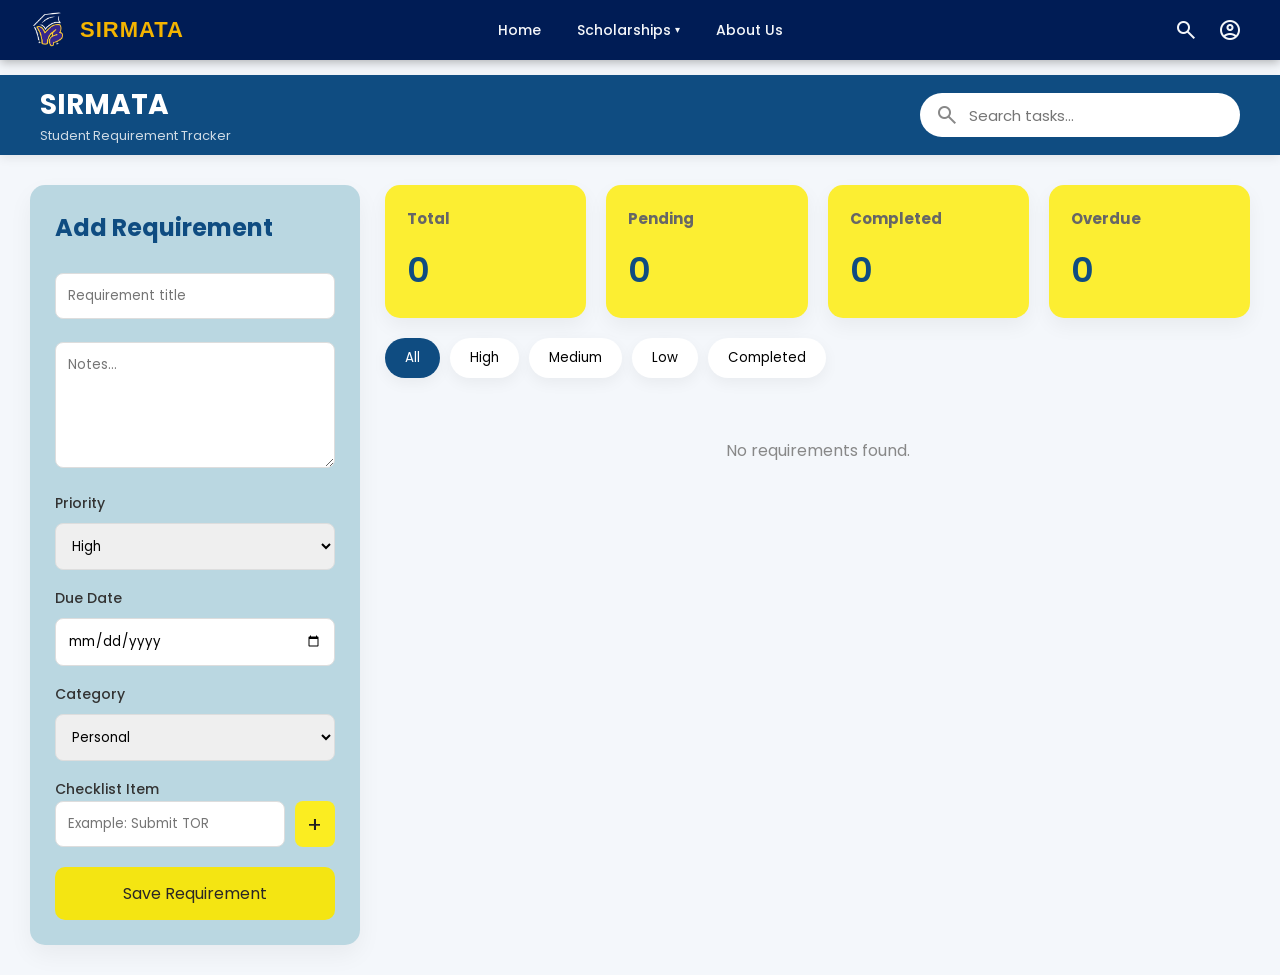
<file: Page6.html>
<!DOCTYPE html>
<html lang="en">

<head>
    <meta charset="UTF-8">
    <meta name="viewport" content="width=device-width, initial-scale=1.0">
    <title>SIRMATA Student Tracker</title>

    <!-- Icons -->
    <link href="https://fonts.googleapis.com/css2?family=Material+Symbols+Outlined" rel="stylesheet">
    <!-- CSS -->
    <link rel="stylesheet" href="style_6.css">
  
</head>

<body>
  
<nav class="navbar">

    <!-- LEFT: Logo + Brand Name -->
    <div class="sirmata">
      <div class="logo">
        <img src="logo_2.png" alt="SIRMATA Logo">

      </div>
      <div class="brand-name">SIRMATA</div>
    </div>

    <!-- CENTER: Nav Links -->
    <ul class="nav-links" id="navLinks">
      <li><a href="frontpage_2.html">Home</a></li>
      <li class="dropdown-parent">
        <a href="#">Scholarships <span class="arrow">▾</span></a>
        <ul class="dropdown">
          <li><a href="C_Campus.html">Campus</a></li>
          <li><a href="A_Colleges.html">College</a></li>
          <li><a href="B_Scholar.html">Scholarship Type</a></li>
        </ul>
      </li>
      <li><a href="Page5.html">About Us</a></li>
    </ul>

    <!-- RIGHT: Search + Account Icons -->
    <div class="nav-right">

       <!-- Search -->
<div class="search-wrap">

  <button class="icon-btn" id="searchBtn">
    <span class="material-symbols-outlined">search</span>
  </button>

  <div class="search-bar" id="searchBar">
    <input
      type="text"
      id="searchInput"
      placeholder="Search scholarships..."
    >
    <button id="searchGo">Go</button>
  </div>

</div>

<!-- Account -->
<div class="acct-wrap">

  <!-- Profile Button -->
  <button class="icon-btn" id="acctBtn" title="Account" onclick="toggleAcct()">
    <span class="material-symbols-outlined">account_circle</span>
  </button>

  <div class="acct-menu" id="acctMenu">

    <!-- My Dashboard -->
    <a href="trial.html">
      <span class="material-symbols-outlined">dashboard</span>
      My Dashboard
    </a>

    <hr class="divider">

    <!-- Log Out -->
 <a href="#" onclick="logOut(event)">
  <span class="material-symbols-outlined">logout</span>
  Log Out
</a>

  </div>
</div>
        </div>
  </nav>

<!-- Logout Modal — outside navbar -->
<div id="logoutModal" class="logout-modal">
  <div class="logout-box">
    <div class="logout-icon">
      <span class="material-symbols-outlined">logout</span>
    </div>
    <h2>Log Out?</h2>
    <p>Are you sure you want to end your current session?</p>
    <div class="logout-buttons">
      <button class="cancel-btn" onclick="cancelLogout()">Stay</button>
      <button class="logout-btn" onclick="confirmLogout()">Log Out</button>
    </div>
  </div>
</div>
    <br> <br> <br>
<div class="header">

        <div class="logos">
            <h2>SIRMATA</h2>
            <p>Student Requirement Tracker</p>
        </div>

        <div class="search-box">

            <span class="material-symbols-outlined">
                search
            </span>

            <input
                type="text"
                id="searchInput"
                placeholder="Search tasks...">

        </div>

</div> 



    <!-- ================= MAIN ================= -->

    <main>


        <!-- LEFT SIDE -->


        <aside class="left-panel">

            <h2>Add Requirement</h2>

            <input
                type="text"
                id="taskTitle"
                placeholder="Requirement title">


            <textarea
                id="taskNotes"
                rows="5"
                placeholder="Notes..."></textarea>


            <label>Priority</label>

            <select id="priority">

                <option value="High">High</option>

                <option value="Medium">Medium</option>

                <option value="Low">Low</option>

            </select>


            <label>Due Date</label>

            <input
                type="date"
                id="dueDate">


            <label>Category</label>

            <select id="category">

                <option value="Personal">Personal</option>

                <option value="Campus">Campus</option>

                <option value="College">College</option>

                <option value="Scholarship">Scholarship</option>

            </select>



            <label>Checklist Item</label>

            <div class="checklist-input">

                <input
                    type="text"
                    id="checkItem"
                    placeholder="Example: Submit TOR">

                <button id="addChecklist">
                    +
                </button>

            </div>

            <ul id="checkPreview"></ul>



            <button
                class="save-btn"
                id="saveTask">

                Save Requirement

            </button>

        </aside>





        <!-- RIGHT SIDE -->

        <section class="right-panel">


            <!-- DASHBOARD -->


            <div class="dashboard-cards">

                <div class="card">

                    <h3>Total</h3>

                    <span id="totalTasks">0</span>

                </div>

                <div class="card">

                    <h3>Pending</h3>

                    <span id="pendingTasks">0</span>

                </div>

                <div class="card">

                    <h3>Completed</h3>

                    <span id="completedTasks">0</span>

                </div>

                <div class="card">

                    <h3>Overdue</h3>

                    <span id="overdueTasks">0</span>

                </div>

            </div>





            <!-- FILTERS -->

            <div class="filters">

                <button class="filter active" data-filter="All">

                    All

                </button>

                <button class="filter" data-filter="High">

                    High

                </button>

                <button class="filter" data-filter="Medium">

                    Medium

                </button>

                <button class="filter" data-filter="Low">

                    Low

                </button>

                <button class="filter" data-filter="Completed">

                    Completed

                </button>

            </div>





            <!-- TASK LIST -->

            <div id="taskContainer">

            </div>

        </section>

    </main>






    <!-- TEMPLATE -->


    <template id="taskTemplate">

        <div class="task-card">

            <div class="task-top">

                <div>

                    <h3 class="task-title">

                    </h3>

                    <span class="task-category">

                    </span>

                </div>

                <button class="collapse">

                    ▼

                </button>

            </div>


            <div class="task-body">

                <div class="task-info">

                    <span class="priority">

                    </span>

                    <span class="due">

                    </span>

                </div>


                <p class="notes">

                </p>


                <div class="progress-container">

                    <div class="progress-bar">

                    </div>

                </div>

                <p class="progress-text">

                </p>



                <div class="checklist">

                </div>


                <div class="buttons">

                    <button class="edit">

                        Edit

                    </button>

                    <button class="delete">

                        Delete

                    </button>

                </div>

            </div>

        </div>

    </template>



<script src="script_6.js"></script>

</body>

</html>
</file>
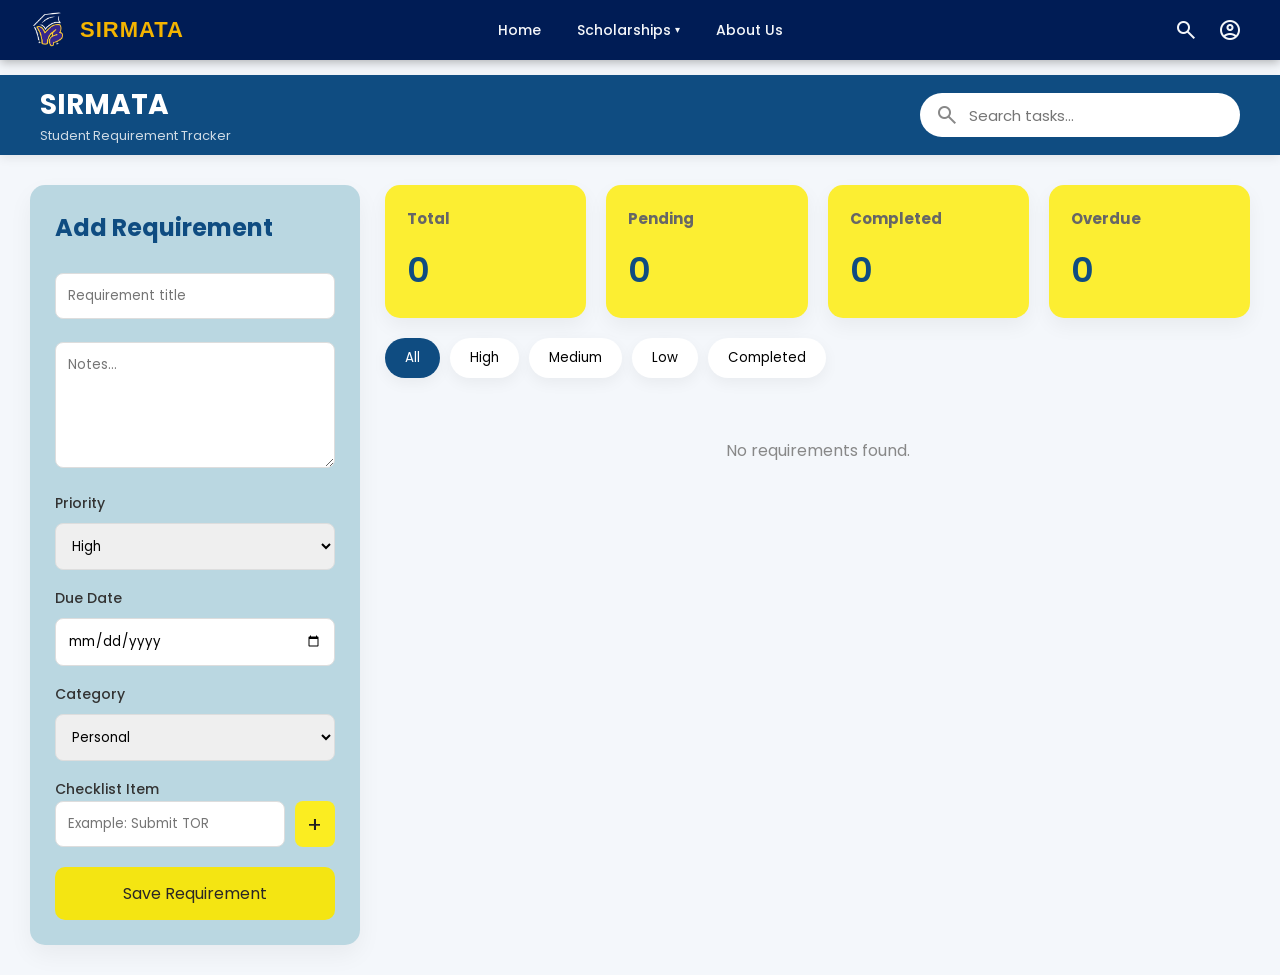
<file: trial.html>
<!DOCTYPE html>
<html lang="en">

<head>
    <meta charset="UTF-8">
    <meta name="viewport" content="width=device-width, initial-scale=1.0">
    <title>SIRMATA Student Tracker</title>

    <!-- Icons -->
    <link href="https://fonts.googleapis.com/css2?family=Material+Symbols+Outlined" rel="stylesheet">
    <!-- CSS -->
    <link rel="stylesheet" href="triall.css">
  
</head>

<body>
  
<nav class="navbar">

    <!-- LEFT: Logo + Brand Name -->
    <div class="sirmata">
      <div class="logo">
        <img src="logo_2.png" alt="SIRMATA Logo">

      </div>
      <div class="brand-name">SIRMATA</div>
    </div>

    <!-- CENTER: Nav Links -->
    <ul class="nav-links" id="navLinks">
      <li><a href="frontpage_2.html">Home</a></li>
      <li class="dropdown-parent">
        <a href="#">Scholarships <span class="arrow">▾</span></a>
        <ul class="dropdown">
          <li><a href="Page2.html">Campus</a></li>
          <li><a href="Page4.html">College</a></li>
          <li><a href="Page3.html">Scholarship Type</a></li>
        </ul>
      </li>
      <li><a href="Page5.html">About Us</a></li>
    </ul>

    <!-- RIGHT: Search + Account Icons -->
    <div class="nav-right">

       <!-- Search -->
<div class="search-wrap">

  <button class="icon-btn" id="searchBtn">
    <span class="material-symbols-outlined">search</span>
  </button>

  <div class="search-bar" id="searchBar">
    <input
      type="text"
      id="searchInput"
      placeholder="Search scholarships..."
    >
    <button id="searchGo">Go</button>
  </div>

</div>

<!-- Account -->
<div class="acct-wrap">

  <!-- Profile Button -->
  <button class="icon-btn" id="acctBtn" title="Account" onclick="toggleAcct()">
    <span class="material-symbols-outlined">account_circle</span>
  </button>

  <div class="acct-menu" id="acctMenu">

    <!-- My Dashboard -->
    <a href="trial.html">
      <span class="material-symbols-outlined">dashboard</span>
      My Dashboard
    </a>

    <hr class="divider">

    <!-- Log Out -->
 <a href="#" onclick="logOut(event)">
  <span class="material-symbols-outlined">logout</span>
  Log Out
</a>

  </div>
</div>
        </div>
  </nav>

<!-- Logout Modal — outside navbar -->
<div id="logoutModal" class="logout-modal">
  <div class="logout-box">
    <div class="logout-icon">
      <span class="material-symbols-outlined">logout</span>
    </div>
    <h2>Log Out?</h2>
    <p>Are you sure you want to end your current session?</p>
    <div class="logout-buttons">
      <button class="cancel-btn" onclick="cancelLogout()">Stay</button>
      <button class="logout-btn" onclick="confirmLogout()">Log Out</button>
    </div>
  </div>
</div>
    <br> <br> <br>
<div class="header">

        <div class="logos">
            <h2>SIRMATA</h2>
            <p>Student Requirement Tracker</p>
        </div>

        <div class="search-box">

            <span class="material-symbols-outlined">
                search
            </span>

            <input
                type="text"
                id="searchInput"
                placeholder="Search tasks...">

        </div>

</div> 



    <!-- ================= MAIN ================= -->

    <main>


        <!-- LEFT SIDE -->


        <aside class="left-panel">

            <h2>Add Requirement</h2>

            <input
                type="text"
                id="taskTitle"
                placeholder="Requirement title">


            <textarea
                id="taskNotes"
                rows="5"
                placeholder="Notes..."></textarea>


            <label>Priority</label>

            <select id="priority">

                <option value="High">High</option>

                <option value="Medium">Medium</option>

                <option value="Low">Low</option>

            </select>


            <label>Due Date</label>

            <input
                type="date"
                id="dueDate">


            <label>Category</label>

            <select id="category">

                <option value="Personal">Personal</option>

                <option value="Campus">Campus</option>

                <option value="College">College</option>

                <option value="Scholarship">Scholarship</option>

            </select>



            <label>Checklist Item</label>

            <div class="checklist-input">

                <input
                    type="text"
                    id="checkItem"
                    placeholder="Example: Submit TOR">

                <button id="addChecklist">
                    +
                </button>

            </div>

            <ul id="checkPreview"></ul>



            <button
                class="save-btn"
                id="saveTask">

                Save Requirement

            </button>

        </aside>





        <!-- RIGHT SIDE -->

        <section class="right-panel">


            <!-- DASHBOARD -->


            <div class="dashboard-cards">

                <div class="card">

                    <h3>Total</h3>

                    <span id="totalTasks">0</span>

                </div>

                <div class="card">

                    <h3>Pending</h3>

                    <span id="pendingTasks">0</span>

                </div>

                <div class="card">

                    <h3>Completed</h3>

                    <span id="completedTasks">0</span>

                </div>

                <div class="card">

                    <h3>Overdue</h3>

                    <span id="overdueTasks">0</span>

                </div>

            </div>





            <!-- FILTERS -->

            <div class="filters">

                <button class="filter active" data-filter="All">

                    All

                </button>

                <button class="filter" data-filter="High">

                    High

                </button>

                <button class="filter" data-filter="Medium">

                    Medium

                </button>

                <button class="filter" data-filter="Low">

                    Low

                </button>

                <button class="filter" data-filter="Completed">

                    Completed

                </button>

            </div>





            <!-- TASK LIST -->

            <div id="taskContainer">

            </div>

        </section>

    </main>






    <!-- TEMPLATE -->


    <template id="taskTemplate">

        <div class="task-card">

            <div class="task-top">

                <div>

                    <h3 class="task-title">

                    </h3>

                    <span class="task-category">

                    </span>

                </div>

                <button class="collapse">

                    ▼

                </button>

            </div>


            <div class="task-body">

                <div class="task-info">

                    <span class="priority">

                    </span>

                    <span class="due">

                    </span>

                </div>


                <p class="notes">

                </p>


                <div class="progress-container">

                    <div class="progress-bar">

                    </div>

                </div>

                <p class="progress-text">

                </p>



                <div class="checklist">

                </div>


                <div class="buttons">

                    <button class="edit">

                        Edit

                    </button>

                    <button class="delete">

                        Delete

                    </button>

                </div>

            </div>

        </div>

    </template>



<script src="trial.js"></script>

</body>

</html>
</file>
<file: style_A.css>
@import url('https://fonts.googleapis.com/css2?family=League+Spartan:wght@600&display=swap');

html {
  scroll-behavior: smooth;
}

body {
  background-image: url(bg2.jpg);
  background-size: cover;
  background-repeat: no-repeat;
  background-attachment: fixed;
  scrollbar-color: white transparent;
  scrollbar-width: thin;
  color: white;
}


/* ── NAVBAR ── */
.navbar {
  display: flex;
  justify-content: space-between;
  align-items: center;
  background-color: #001c55;
  padding: 0 30px;
  width: 97%;
  height: 60px;
  position: fixed;
  top: 0;
  left: 0;
  z-index: 1000;
  box-shadow: 0 2px 10px rgba(0,0,0,0.3);
}

.sirmata {
  display: flex;
  align-items: center;
  gap: 10px;
}

.logo {
  height: 40px;
  width: 40px;
  border-radius: 50%;
  display: flex;
  align-items: center;
  justify-content: center;
  font-weight: 700;
  font-size: 14px;
  color: #1d1d1e;
  flex-shrink: 0;
}

.logo img {
  height: 100%;
  width: 100%;
  object-fit: cover;
  border-radius: 50%;
}

.brand-name {
  font-size: 22px;
  font-weight: bold;
  color: #f4b400;
  letter-spacing: 1px;
  font-family: "League Spartan", sans-serif;
}
.material-symbols-outlined {
  font-variation-settings:
    'FILL' 0,
    'wght' 400,
    'GRAD' 0,
    'opsz' 24;

  font-size: 24px;
  vertical-align: middle;
}

.nav-links {
  list-style: none;
  display: flex;
  gap: 0;
  align-items: center;
  position: absolute;
  left: 50%;
  transform: translateX(-50%);
  margin: 0;
  padding: 0;
  z-index: 1;
}

.nav-links li {
  position: relative;
}

.nav-links a {
  text-decoration: none;
  color: #f5f7fa;
  font-weight: 500;
  font-size: 14px;
  padding: 0 18px;
  height: 60px;
  display: flex;
  align-items: center;
  gap: 4px;
  transition: background 0.2s, color 0.2s;
  white-space: nowrap;
}

.nav-links a:hover {
  color: #f4b400;
  background: rgba(255, 255, 255, 0.07);
}

.arrow {
  font-size: 10px;
  transition: transform 0.2s;
  display: inline-block;
}

.dropdown-parent:hover .arrow {
  transform: rotate(180deg);
}

.dropdown {
  display: none;
  position: absolute;
  top: 100%;
  left: 0;
  background: #001c55;
  min-width: 180px;
  padding: 4px 0;
  border-radius: 0 0 6px 6px;
  border-top: 2px solid #f4b400;
  z-index: 999;
  box-shadow: 0 8px 20px rgba(0,0,0,0.3);
}

.dropdown-parent:hover .dropdown {
  display: block;
}

.dropdown li {
  display: block;
}

.dropdown li a {
  height: auto;
  padding: 11px 18px;
  font-size: 13px;
}

.dropdown li a:hover {
  background: #112c66;
  color: #f4b400;
}


  .nav-right {
  display: flex;
  align-items: center;
  gap: 4px;
  position: relative;
  z-index: 1100;
}

.icon-btn {
  background: none;
  border: none;
  cursor: pointer;
  color: #f5f7fa;
  width: 40px;
  height: 40px;
  border-radius: 50%;
  display: flex;
  align-items: center;
  justify-content: center;
  transition: background 0.2s, color 0.2s;
  font-size: 20px;
  line-height: 1;
}

.icon-btn:hover {
  background: rgba(255, 255, 255, 0.1);
  color: #f4b400;
}

.nav-left-actions {
  display: flex;
  align-items: center;
  gap: 8px;
}


/* ── SEARCH BAR ── */
.search-wrap{
  position:relative;
}

.search-bar{
  display:none;
  position:absolute;
  top:120%;
  right:0;

  width:280px;
  padding:10px;
  background:#001c55;
  border-top:2px solid #f4b400;
  border-radius:0 0 8px 8px;

  box-shadow:0 6px 15px rgba(0,0,0,.25);
  z-index:9999;

  gap:8px;
  align-items:center;
}

.search-bar.open{
  display:flex;
}

.search-bar input{
  flex:1;
  padding:8px 10px;
  border:none;
  border-radius:4px;
  outline:none;
}

.search-bar button{
  padding:8px 12px;
  border:none;
  border-radius:4px;
  cursor:pointer;
  font-weight:bold;
}
#searchGo {
  color:#ebecee;
  background: none;

}
#searchGo:hover {
  color: #f4b400;
}

/* ── ACCOUNT DROPDOWN ── */
.acct-wrap {
  position: relative;
}

.acct-menu {
  display: none;
  position: absolute;
  top: 110%;
  right: 0;
  left:auto;
  background: #001c55;
  min-width: 160px;
  width: 180px;
  max-width: 90vw;
  padding: 4px 0;
  border-radius: 0 0 8px 8px;
  border-top: 2px solid #f4b400;
  box-shadow: 0 8px 20px rgba(0,0,0,0.3);
  z-index: 2000;
}

.acct-menu.open {
  display: block;
}

.acct-menu a {
  display: flex;
  align-items: center;
  gap: 10px;
  padding: 11px 16px;
  color: #f5f7fa;
  text-decoration: none;
  font-size: 14px;
  transition: background 0.2s, color 0.2s;
}

.acct-menu a:hover {
  background: #112c66;
  color: #f4b400;
}

.acct-menu .divider {
  border: none;
  border-top: 0.5px solid rgba(255, 255, 255, 0.15);
  margin: 3px 0;
}

/* Individual Icon Button Styling */
.icon-btn {
  background: none;
  border: none;
  cursor: pointer;
  color: #f5f7fa;
  width: 40px;
  height: 40px;
  border-radius: 50%;
  display: flex;
  align-items: center;
  justify-content: center;
  transition: background 0.2s, color 0.2s;
}

.icon-btn:hover {
  background: rgba(255, 255, 255, 0.1);
  color: #f4b400; /* Sirmata Gold */
}

/* Dropdown Alignment for Left-Side Icons */
/* We force the menus to align to the left edge of the icon */
.search-bar,
.acct-menu {
  position: absolute;
  top: 100%;
  right: 0; /* aligns to the icon */
}
html {
  scroll-behavior: smooth;
}

.navbar_2 {
 display: flex;
  justify-content: space-between;
  align-items: center;
  width: 400px;              
  margin: 20px auto;     
  margin-top: 100px;
  padding: 10px 20px;
  background: #ffffff;
  border-radius: 20px;      
  box-shadow: 0 4px 10px rgba(0,0,0,0.1);
}

.navbar_2:hover {
  transform: scale(1.02);
  transition: 0.3s;
}

.dropdown {
  display: none;
  position: absolute;
  top: 100%;
  left: 0;
  background: #001c55;
  width: 200px;
  padding: 5px 0;
  border-radius: 5px;
}

.dropdown li {
  display: block;
}

.dropdown li a {
  display: block;
  padding: 12px 15px;
  font-size: 15px;
}

.dropdown li a:hover {
  background: #112C66;
}

.dropdown-parent:hover .dropdown {
  display: block;
}

.sorting {
  background: none;
  width: 94.7%;
  color: white;
  position: relative;
  z-index: 10;
}

.sorting-list {
  display: flex;
  width: 100%;
  justify-content: space-between;
  align-items: center;
  list-style: none;
  padding: 0;
  margin: 0;
}

.sorting-list li {
  flex: 1;
  text-align: center;
  position: relative;
}

.sorting-list li:first-child::after {
  content: "";
  position: absolute;
  right: 0;
  top: 20%;
  height: 60%;
  width: 1px;
  background: #ccc;
}

.sorting-list > li > a {
  color: #f4b400;
  font-weight: bold;
  text-decoration: none;
  font-size: 16px;
}

/* Dropdown inside sorting */
.sorting .dropdown-child {
  position: relative;
  text-align: center;
}

.sorting .dropitout {
  display: none;
  position: absolute;
  top: 100%;
  left: 50%;
  transform: translateX(-50%);
  background: #333;
  padding: 5px 0;
  border-radius: 5px;
  list-style: none;
  z-index: 999;
}

.sorting .dropdown-child:hover .dropitout {
  display: block;
}

.sorting .dropitout li a {
  display: block;
  padding: 10px 20px;
  color: white;
  text-decoration: none;
}

.sorting .dropitout li a:hover {
  background: #555;
  color: #f4b400;
}

.logout-btn {
  text-decoration: none;
  color: #f5f7fa;
  font-weight: 500;
  transition: 0.3s ease;
}

.logout-btn:hover {
  color: #f4b400 !important;
}

.apply-btn {
  display: inline-block;
  background-color: #f4b400;
  color: #001c55 !important;
  padding: 10px 20px;
  text-decoration: none;
  font-weight: bold;
  border-radius: 50px;
  margin-top: 10px;
  transition: 0.3s ease;
  font-family: "League Spartan", sans-serif;
  margin-left: 2%;
}

.apply-btn:hover {
  background-color: #ffffff;
  transform: scale(1.05);
}

.All {
  display: grid;
  grid-template-columns: 2fr 1fr;
  grid-template-rows: auto auto;
  gap: 20px;
  width: 90%;
  margin: 40px auto;
  padding: 16px;
  box-sizing: border-box;
}

#vertical {
  grid-column: 1 / 3;
  grid-row: 1;
  height: 100px;
  background-color: rgba(255, 255, 255, 0.2);
  backdrop-filter: blur(5px);
  border-radius: 20px;
  padding: 30px;
}

.square {
  grid-column: 1;
  height: 200px;
  background-color: rgba(255, 255, 255, 0.2);
  backdrop-filter: blur(5px);
  padding: 30px;
  border-radius: 20px;
  overflow-y: auto;
}

#horizontal {
  grid-column: 2;
  grid-row: 2;
  background-color: rgba(255, 255, 255, 0.2);
  backdrop-filter: blur(5px);
  border-radius: 20px;
  padding: 25px;
  height: 210px;
  overflow-y: auto;
}

.square::-webkit-scrollbar,
#horizontal::-webkit-scrollbar {
  width: 8px;
}

.square::-webkit-scrollbar-thumb,
#horizontal::-webkit-scrollbar-thumb {
  background: #f4b400;
  border-radius: 10px;
}

.square::-webkit-scrollbar-thumb:hover,
#horizontal::-webkit-scrollbar-thumb:hover {
  background: #ffffff;
}

.square::-webkit-scrollbar-track,
#horizontal::-webkit-scrollbar-track {
  background: rgba(255, 255, 255, 0.05);
  border-radius: 10px;
}
.Title {
  font-family: "League Spartan", sans-serif;
  color: #f1f0f0;
  margin-left: 20px;
  font-weight: 700;
}
.title {
 font-family: "League Spartan", sans-serif;
  color: #f4b400;
  font-weight: 700;
  text-align: center;
}


h1 {
  font-family: "League Spartan", sans-serif;
  margin: 0;
  color: #ffffff;
}

.details h3,
.box-content h3 {
  color: #f4b400;
  margin-bottom: 10px;
  font-family: "League Spartan", sans-serif;
  text-decoration: underline;
}

ul.prog {
  margin-left: 20px;
}

ul.prog li:hover {
  color: #f4b400;
  cursor: pointer;
}

.box {
  background: linear-gradient(135deg, #1a2c8e, #bfcae8);
  margin: 40px auto;
  width: 85%;
  height: 410px;
  padding: 30px;
  border-radius: 10px;
  box-shadow: 0 0 10px rgba(0,0,0,0.1);
  display: flex;
  flex-direction: column;
  transition: 0.3s;
}

.box div {
  margin-top: auto;
}

.box:hover {
  transform: translateY(-8px);
  box-shadow: 0 10px 20px rgba(0,0,0,0.2);
}

.box:active {
  transform: translateY(4px);
}

.images {
  display: flex;
  align-items: flex-start;
  justify-content: space-between;
  gap: 20px;
}

/* THIS is what removes the huge spacing issue */
.images ul {
  margin: 0;
  padding-left: 20px;
  flex: 1;
}

/* tighten list spacing */
.images li {
  margin-bottom: 8px;
}

/* keeps your yellow styling */
.yellow {
  color: #f2bd2c;
  font-size: 20px;
  font-weight: 700;
}
li {
  font-size: 16px;
  line-height: 1.5;
}

/* image stays on right, no zoom issues */
.images img {
  width: 300px;
  height: auto;
  object-fit: contain;
}
.college-section {
  display: none;
}

.active-college {
  display: block;
}

footer {
  width: 98%;
  background-color: #001c55;
  clip-path: ellipse(100% 100% at 50% 100%);
  padding: 60px 15px 20px;
  text-align: center;
  color: #ffffff;
  font-family: Arial, Helvetica, sans-serif;
}

.footer-content h2 {
  margin-top: 0;
  color: #fdbb2d;
}

.footer-links a {
  color: white;
  text-decoration: none;
  margin: 0 10px;
}

.footer-links a:hover {
  text-decoration: underline;
}

address {
  margin-top: 15px;
  font-style: normal;
  opacity: 0.8;
}

@media (max-width: 768px) {
  .nav-links {
    display: none;
    flex-direction: column;
    position: absolute;
    top: 60px;
    right: 0;
    background-color: #001c55;
    width: 200px;
    padding: 20px;
  }

  .nav-links.active {
    display: flex;
  }

  .menu-toggle {
    display: block;
  }
}

/* LOG OUT */
.logout-modal{
  position: fixed;
  inset: 0;
  background: rgba(0,0,0,0.6);
  display: none;
  justify-content: center;
  align-items: center;
  z-index: 9999;
  backdrop-filter: blur(5px);
}

.logout-box{
  background: white;
  width: 320px;
  padding: 15px;
  border-radius: 20px;
  text-align: center;
  animation: popUp 0.3s ease;
}

.logout-icon{
  font-size: 3rem;
  margin-bottom: 10px;
}

.logout-box h2{
  margin: 0;
  color: #001c55;
}

.logout-box p{
  color: #666;
  margin: 15px 0 25px;
}

.logout-buttons{
  display: flex;
  gap: 10px;
}

.cancel-btn,
.logout-btn{
  flex: 1;
  border: none;
  padding: 12px;
  border-radius: 10px;
  cursor: pointer;
  font-weight: bold;
}

.cancel-btn{
  background: #e5e7eb;
}

.logout-btn{
  background: #001c55;
  color: white;
}

.logout-btn:hover{
  background: #003399;
}

@keyframes popUp{
  from{
    transform: scale(0.8);
    opacity: 0;
  }
  to{
    transform: scale(1);
    opacity: 1;
  }
}
</file>
<file: style_B.css>
@import url('https://fonts.googleapis.com/css2?family=League+Spartan:wght@600&display=swap');

html {
  scroll-behavior: smooth;
}

body {
  background-image: url(bg2.jpg);
  background-size: cover;
  background-repeat: no-repeat;
  background-attachment: fixed;
  scrollbar-color: white transparent;
  scrollbar-width: thin;
}

h1 {
  font-family: "League Spartan", sans-serif;
  margin: auto;
  align-items: center;
  color: #fbfcff;
}

h4 {
  font-family: "League Spartan", sans-serif;
  margin-left: 5%;
  font-size: 2rem;
  text-align: center;
  color: #ffffff;
}

li {
  font-size: large;
}

.title {
  text-align: center;
  padding-bottom: 0%;
  color: #f4b400;
  font-family: "League Spartan", sans-serif;
  margin-top: 80px;
  margin-bottom: 20px;
}
.Title {
  font-family: "League Spartan", sans-serif;
  color: #f1f0f0;
  margin-left: 20px;
  font-weight: 700;
}
.yellow {
  color: #f2bd2c;
  font-size: 20px;
  font-weight: 700;
}
li {
  font-size: 16px;
  line-height: 1.5;
}



.details h3,
.box-content h3 {
  color: #f4b400;
  margin-top: 0;
  margin-bottom: 10px;
  font-family: "League Spartan", sans-serif;
  text-decoration: underline;
}

/* ── NAVBAR ── */
.navbar {
  display: flex;
  justify-content: space-between;
  align-items: center;
  background-color: #001c55;
  padding: 0 30px;
  width: 97%;
  height: 60px;
  position: fixed;
  top: 0;
  left: 0;
  z-index: 1000;
  box-shadow: 0 2px 10px rgba(0,0,0,0.3);
}

.sirmata {
  display: flex;
  align-items: center;
  gap: 10px;
}

.logo {
  height: 40px;
  width: 40px;
  border-radius: 50%;
  display: flex;
  align-items: center;
  justify-content: center;
  font-weight: 700;
  font-size: 14px;
  color: #1d1d1e;
  flex-shrink: 0;
}

.logo img {
  height: 100%;
  width: 100%;
  object-fit: cover;
  border-radius: 50%;
}

.brand-name {
  font-size: 22px;
  font-weight: bold;
  color: #f4b400;
  letter-spacing: 1px;
  font-family: "League Spartan", sans-serif;
}
.material-symbols-outlined {
  font-variation-settings:
    'FILL' 0,
    'wght' 400,
    'GRAD' 0,
    'opsz' 24;

  font-size: 24px;
  vertical-align: middle;
}

.nav-links {
  list-style: none;
  display: flex;
  gap: 0;
  align-items: center;
  position: absolute;
  left: 50%;
  transform: translateX(-50%);
  margin: 0;
  padding: 0;
  z-index: 1;
}

.nav-links li {
  position: relative;
}

.nav-links a {
  text-decoration: none;
  color: #f5f7fa;
  font-weight: 500;
  font-size: 14px;
  padding: 0 18px;
  height: 60px;
  display: flex;
  align-items: center;
  gap: 4px;
  transition: background 0.2s, color 0.2s;
  white-space: nowrap;
}

.nav-links a:hover {
  color: #f4b400;
  background: rgba(255, 255, 255, 0.07);
}

.arrow {
  font-size: 10px;
  transition: transform 0.2s;
  display: inline-block;
}

.dropdown-parent:hover .arrow {
  transform: rotate(180deg);
}

.dropdown {
  display: none;
  position: absolute;
  top: 100%;
  left: 0;
  background: #001c55;
  min-width: 180px;
  padding: 4px 0;
  border-radius: 0 0 6px 6px;
  border-top: 2px solid #f4b400;
  z-index: 999;
  box-shadow: 0 8px 20px rgba(0,0,0,0.3);
}

.dropdown-parent:hover .dropdown {
  display: block;
}

.dropdown li {
  display: block;
}

.dropdown li a {
  height: auto;
  padding: 11px 18px;
  font-size: 13px;
}

.dropdown li a:hover {
  background: #112c66;
  color: #f4b400;
}


  .nav-right {
  display: flex;
  align-items: center;
  gap: 4px;
  position: relative;
  z-index: 1100;
}

.icon-btn {
  background: none;
  border: none;
  cursor: pointer;
  color: #f5f7fa;
  width: 40px;
  height: 40px;
  border-radius: 50%;
  display: flex;
  align-items: center;
  justify-content: center;
  transition: background 0.2s, color 0.2s;
  font-size: 20px;
  line-height: 1;
}

.icon-btn:hover {
  background: rgba(255, 255, 255, 0.1);
  color: #f4b400;
}

.nav-left-actions {
  display: flex;
  align-items: center;
  gap: 8px;
}


/* ── SEARCH BAR ── */
.search-wrap{
  position:relative;
}

.search-bar{
  display:none;
  position:absolute;
  top:120%;
  right:0;

  width:280px;
  padding:10px;
  background:#001c55;
  border-top:2px solid #f4b400;
  border-radius:0 0 8px 8px;

  box-shadow:0 6px 15px rgba(0,0,0,.25);
  z-index:9999;

  gap:8px;
  align-items:center;
}

.search-bar.open{
  display:flex;
}

.search-bar input{
  flex:1;
  padding:8px 10px;
  border:none;
  border-radius:4px;
  outline:none;
}

.search-bar button{
  padding:8px 12px;
  border:none;
  border-radius:4px;
  cursor:pointer;
  font-weight:bold;
}
#searchGo {
  color:#ebecee;
  background: none;

}
#searchGo:hover {
  color: #f4b400;
}

/* ── ACCOUNT DROPDOWN ── */
.acct-wrap {
  position: relative;
}

.acct-menu {
  display: none;
  position: absolute;
  top: 110%;
  right: 0;
  left:auto;
  background: #001c55;
  min-width: 160px;
  width: 180px;
  max-width: 90vw;
  padding: 4px 0;
  border-radius: 0 0 8px 8px;
  border-top: 2px solid #f4b400;
  box-shadow: 0 8px 20px rgba(0,0,0,0.3);
  z-index: 2000;
}

.acct-menu.open {
  display: block;
}

.acct-menu a {
  display: flex;
  align-items: center;
  gap: 10px;
  padding: 11px 16px;
  color: #f5f7fa;
  text-decoration: none;
  font-size: 14px;
  transition: background 0.2s, color 0.2s;
}

.acct-menu a:hover {
  background: #112c66;
  color: #f4b400;
}

.acct-menu .divider {
  border: none;
  border-top: 0.5px solid rgba(255, 255, 255, 0.15);
  margin: 3px 0;
}

/* Individual Icon Button Styling */
.icon-btn {
  background: none;
  border: none;
  cursor: pointer;
  color: #f5f7fa;
  width: 40px;
  height: 40px;
  border-radius: 50%;
  display: flex;
  align-items: center;
  justify-content: center;
  transition: background 0.2s, color 0.2s;
}

.icon-btn:hover {
  background: rgba(255, 255, 255, 0.1);
  color: #f4b400; /* Sirmata Gold */
}

/* Dropdown Alignment for Left-Side Icons */
/* We force the menus to align to the left edge of the icon */
.search-bar,
.acct-menu {
  position: absolute;
  top: 100%;
  right: 0; /* aligns to the icon */
}
html {
  scroll-behavior: smooth;
}

/* 5. SECONDARY NAVIGATION (Pill Navbar) */
.navbar_2 {
  display: flex;
  justify-content: space-between;
  align-items: center;
  width: 400px;              
  margin: 20px auto;     
  margin-top: 100px;
  padding: 10px 20px;
  background: #ffffff;
  border-radius: 20px;      
  box-shadow: 0 4px 10px rgba(0,0,0,0.1);
}

.navbar_2:hover {
  transform: scale(1.02);
  transition: 0.3s;
}

.sorting-list {
  display: flex;
  width: 100%;
  justify-content: space-between;
  align-items: center;
  list-style: none;
  padding: 0;
  margin: 0;
}

.sorting-list li {
  flex: 1;
  text-align: center;
  position: relative;
}

.sorting-list > li > a {
  color: #f4b400;
  font-weight: bold;
  text-decoration: none;
  font-size: 16px;
}

.sorting-list li:first-child::after {
  content: "";
  position: absolute;
  right: 0;
  top: 20%;
  height: 60%;
  width: 1px;
  background: #ccc;
}

/* 6. SORTING DROPDOWN SPECIFICS */
.sorting .dropdown-child {
  position: relative;
  text-align: center;
}

.sorting .dropitout {
  display: none;
  position: absolute;
  top: 100%;
  left: 50%;
  transform: translateX(-50%);
  background: #333;
  padding: 5px 0;
  border-radius: 5px;
  list-style: none;
  z-index: 999;
}

.sorting .dropdown-child:hover .dropitout {
  display: block;
}

.sorting .dropitout li a {
  display: block;
  padding: 10px 20px;
  color: white;
  text-decoration: none;
  text-align: center;
}

.sorting .dropitout li a:hover {
  background: #555;
  color: #f4b400;
}

/* 7. BUTTONS & ACTIONS */
.apply-btn {
  display: inline-block;
  background-color: #f4b400;
  color: #001c55 !important;
  padding: 10px 20px;
  text-decoration: none;
  font-weight: bold;
  border-radius: 50px;
  margin-top: 10px;
  transition: 0.3s ease;
  font-family: "League Spartan", sans-serif;
  margin-left: 2%;
  margin-bottom: 2%;
}

.apply-btn:hover {
  background-color: #ffffff;
  transform: scale(1.05);
}

.logout-btn {
  text-decoration: none;
  color: #f5f7fa;
  font-weight: 500;
  transition: 0.3s ease;
}

.logout-btn:hover {
  color: #f4b400 !important;
}

/* 8. LAYOUT: GRID (The "All" Section) */
.All {
  display: grid;
  grid-template-columns: 1fr 1fr 300px;
  grid-template-rows: auto auto;
  gap: 16px;
  width: 90%;
  margin: 100px auto 30px auto;
  margin-top:30px;
  padding: 20px;
  box-sizing: border-box;
}

#vertical {
  grid-column: 1 / 3;
  grid-row: 1;
  height: 80px;
  border-radius: 15px;
  overflow: hidden;
  color: #f5f1f1;
  padding: 25px;
  background-color: rgba(255, 255, 255, 0.2);
  backdrop-filter: blur(5px);
}

.square {
  grid-row: 2;
  border-radius: 15px;
  overflow: hidden;
  color: #f5f1f1;
  background-color: rgba(255, 255, 255, 0.2);
  backdrop-filter: blur(5px);
  height: 180px;
  padding: 15px;
}

#horizontal {
  grid-column: 3;
  grid-row: 1 / 3;
  background-color: rgba(255, 255, 255, 0.2);
  backdrop-filter: blur(5px);
  padding: 30px;
  border-radius: 20px;
  overflow-y: auto;
  height: 300px;
  color: #f5f1f1; 
}

/* Scrollbar styling for horizontal div */
#horizontal::-webkit-scrollbar {
  width: 8px;
}

#horizontal::-webkit-scrollbar-thumb {
  background: #f4b400;
  border-radius: 10px;
  background-clip: content-box;
}

/* hover state */
#horizontal::-webkit-scrollbar-thumb:hover {
  background: #f4b400;  
  filter: brightness(1.1);
}

#horizontal::-webkit-scrollbar-track {
  background: rgba(255, 255, 255, 0.05);
  border-radius: 10px;
  margin-block: 20px;
}


/* 9. LAYOUT: FLEX BOXES & SECTIONS */
.Scholarships-section {
  opacity: 0;
  transform: translateY(20px);
  visibility: hidden;
  height: 0;
  overflow: hidden;
  transition: opacity 0.7s ease, transform 0.7s ease;
}

.active-section {
  opacity: 1;
  transform: translateY(0);
  visibility: visible;
  height: auto;
  overflow: visible;
}

.box {
  background: linear-gradient(135deg, #1a2c8e, #bfcae8);
  margin: 40px auto;
  width: 85%;
  min-height: 410px;
  padding: 30px;
  border-radius: 10px;
  box-shadow: 0 0 10px rgba(0, 0, 0, 0.1);
  display: flex;
  flex-direction: column;
}

.box:hover {
  transform: translateY(-8px);
  box-shadow: 0 10px 20px rgba(0, 0, 0, 0.2);
}

.box:active {
  transform: translateY(4px);
  box-shadow: 0 2px 5px rgba(0, 0, 0, 0.2);
}

.box ul {
  margin-bottom: 20px;
}

.box h1, .box h2, .box h3 {
  margin-top: 0;
}

.box h2 {
  margin-bottom: 10px;
}

.box div {
  margin-top: auto;
}

.images {
  display: flex;
  align-items: flex-start;
  justify-content: space-between;
  gap: 20px;
}

/* KEY FIX: remove default UL spacing */
.images ul {
  margin: 0;
  padding-left: 20px;
  flex: 1;
}

/* tighten list spacing */
.images li {
  margin-bottom: 6px;
}

/* image stays right */
.images img {
  width: 300px;
  height: auto;
  object-fit: contain;
}

/* keep styling */
.yellow {
  color: #f2bd2c;
  font-size: 20px;
  font-weight: 700;
}

/* 10. FOOTER */
footer {
  width: 98%;
  height: auto;
  background-color: #001c55;
  clip-path: ellipse(100% 100% at 50% 100%);
  padding: 60px 15px 20px 15px;
  text-align: center;
  color: #ffffff;
  font-family: Arial, Helvetica, sans-serif;
}

.footer-content h2 {
  margin-top: 0;
  color: #fdbb2d;
}

.footer-links a {
  color: white;
  text-decoration: none;
  margin: 0 10px;
}

.footer-links a:hover {
  text-decoration: underline;
}

address {
  margin-top: 15px;
  font-style: normal;
  opacity: 0.8;
}

/* 11. MEDIA QUERIES (Responsive Design) */
@media (max-width: 768px) {
  .nav-links {
    display: none;
    flex-direction: column;
    position: absolute;
    top: 60px;
    right: 0;
    background-color: #001c55;
    width: 200px;
    padding: 20px;
  }

  .nav-links.active {
    display: flex;
  }

  .menu-toggle {
    display: block;
  }
}

/* LOG OUT */
.logout-modal{
  position: fixed;
  inset: 0;
  background: rgba(0,0,0,0.6);
  display: none;
  justify-content: center;
  align-items: center;
  z-index: 9999;
  backdrop-filter: blur(5px);
}

.logout-box{
  background: white;
  width: 320px;
  padding: 15px;
  border-radius: 20px;
  text-align: center;
  animation: popUp 0.3s ease;
}

.logout-icon{
  font-size: 3rem;
  margin-bottom: 10px;
}

.logout-box h2{
  margin: 0;
  color: #001c55;
}

.logout-box p{
  color: #666;
  margin: 15px 0 25px;
}

.logout-buttons{
  display: flex;
  gap: 10px;
}

.cancel-btn,
.logout-btn{
  flex: 1;
  border: none;
  padding: 12px;
  border-radius: 10px;
  cursor: pointer;
  font-weight: bold;
}

.cancel-btn{
  background: #e5e7eb;
}

.logout-btn{
  background: #001c55;
  color: white;
}

.logout-btn:hover{
  background: #003399;
}

@keyframes popUp{
  from{
    transform: scale(0.8);
    opacity: 0;
  }
  to{
    transform: scale(1);
    opacity: 1;
  }
}
</file>
<file: style_C.css>
/* --- 1. BASE & GLOBAL STYLES --- */
@import url('https://fonts.googleapis.com/css2?family=League+Spartan:wght@600&display=swap');

html {
  scroll-behavior: smooth;
}

body {
  background-image: url(bg2.jpg);
  background-size: cover;
  background-repeat: no-repeat;
  background-attachment: fixed;
  scrollbar-color: white transparent;
  scrollbar-width: thin;
}

h1 {
  font-family: "League Spartan", sans-serif;
  color: #fffffe;
}

/* ── NAVBAR ── */
.navbar {
  display: flex;
  justify-content: space-between;
  align-items: center;
  background-color: #001c55;
  padding: 0 30px;
  width: 97%;
  height: 60px;
  position: fixed;
  top: 0;
  left: 0;
  z-index: 1000;
  box-shadow: 0 2px 10px rgba(0,0,0,0.3);
}

.sirmata {
  display: flex;
  align-items: center;
  gap: 10px;
}

.logo {
  height: 40px;
  width: 40px;
  border-radius: 50%;
  display: flex;
  align-items: center;
  justify-content: center;
  font-weight: 700;
  font-size: 14px;
  color: #1d1d1e;
  flex-shrink: 0;
}

.logo img {
  height: 100%;
  width: 100%;
  object-fit: cover;
  border-radius: 50%;
}

.brand-name {
  font-size: 22px;
  font-weight: bold;
  color: #f4b400;
  letter-spacing: 1px;
  font-family: "League Spartan", sans-serif;
}
.material-symbols-outlined {
  font-variation-settings:
    'FILL' 0,
    'wght' 400,
    'GRAD' 0,
    'opsz' 24;

  font-size: 24px;
  vertical-align: middle;
}

.nav-links {
  list-style: none;
  display: flex;
  gap: 0;
  align-items: center;
  position: absolute;
  left: 50%;
  transform: translateX(-50%);
  margin: 0;
  padding: 0;
  z-index: 1;
}

.nav-links li {
  position: relative;
}

.nav-links a {
  text-decoration: none;
  color: #f5f7fa;
  font-weight: 500;
  font-size: 14px;
  padding: 0 18px;
  height: 60px;
  display: flex;
  align-items: center;
  gap: 4px;
  transition: background 0.2s, color 0.2s;
  white-space: nowrap;
}

.nav-links a:hover {
  color: #f4b400;
  background: rgba(255, 255, 255, 0.07);
}

.arrow {
  font-size: 10px;
  transition: transform 0.2s;
  display: inline-block;
}

.dropdown-parent:hover .arrow {
  transform: rotate(180deg);
}

.dropdown {
  display: none;
  position: absolute;
  top: 100%;
  left: 0;
  background: #001c55;
  min-width: 180px;
  padding: 4px 0;
  border-radius: 0 0 6px 6px;
  border-top: 2px solid #f4b400;
  z-index: 999;
  box-shadow: 0 8px 20px rgba(0,0,0,0.3);
}

.dropdown-parent:hover .dropdown {
  display: block;
}

.dropdown li {
  display: block;
}

.dropdown li a {
  height: auto;
  padding: 11px 18px;
  font-size: 13px;
}

.dropdown li a:hover {
  background: #112c66;
  color: #f4b400;
}


  .nav-right {
  display: flex;
  align-items: center;
  gap: 4px;
  position: relative;
  z-index: 1100;
}

.icon-btn {
  background: none;
  border: none;
  cursor: pointer;
  color: #f5f7fa;
  width: 40px;
  height: 40px;
  border-radius: 50%;
  display: flex;
  align-items: center;
  justify-content: center;
  transition: background 0.2s, color 0.2s;
  font-size: 20px;
  line-height: 1;
}

.icon-btn:hover {
  background: rgba(255, 255, 255, 0.1);
  color: #f4b400;
}

.nav-left-actions {
  display: flex;
  align-items: center;
  gap: 8px;
}


/* ── SEARCH BAR ── */
.search-wrap{
  position:relative;
}

.search-bar{
  display:none;
  position:absolute;
  top:120%;
  right:0;

  width:280px;
  padding:10px;
  background:#001c55;
  border-top:2px solid #f4b400;
  border-radius:0 0 8px 8px;

  box-shadow:0 6px 15px rgba(0,0,0,.25);
  z-index:9999;

  gap:8px;
  align-items:center;
}

.search-bar.open{
  display:flex;
}

.search-bar input{
  flex:1;
  padding:8px 10px;
  border:none;
  border-radius:4px;
  outline:none;
}

.search-bar button{
  padding:8px 12px;
  border:none;
  border-radius:4px;
  cursor:pointer;
  font-weight:bold;
}
#searchGo {
  color:#ebecee;
  background: none;

}
#searchGo:hover {
  color: #f4b400;
}

/* ── ACCOUNT DROPDOWN ── */
.acct-wrap {
  position: relative;
}

.acct-menu {
  display: none;
  position: absolute;
  top: 110%;
  right: 0;
  left:auto;
  background: #001c55;
  min-width: 160px;
  width: 180px;
  max-width: 90vw;
  padding: 4px 0;
  border-radius: 0 0 8px 8px;
  border-top: 2px solid #f4b400;
  box-shadow: 0 8px 20px rgba(0,0,0,0.3);
  z-index: 2000;
}

.acct-menu.open {
  display: block;
}

.acct-menu a {
  display: flex;
  align-items: center;
  gap: 10px;
  padding: 11px 16px;
  color: #f5f7fa;
  text-decoration: none;
  font-size: 14px;
  transition: background 0.2s, color 0.2s;
}

.acct-menu a:hover {
  background: #112c66;
  color: #f4b400;
}

.acct-menu .divider {
  border: none;
  border-top: 0.5px solid rgba(255, 255, 255, 0.15);
  margin: 3px 0;
}

/* Individual Icon Button Styling */
.icon-btn {
  background: none;
  border: none;
  cursor: pointer;
  color: #f5f7fa;
  width: 40px;
  height: 40px;
  border-radius: 50%;
  display: flex;
  align-items: center;
  justify-content: center;
  transition: background 0.2s, color 0.2s;
}

.icon-btn:hover {
  background: rgba(255, 255, 255, 0.1);
  color: #f4b400; /* Sirmata Gold */
}

/* Dropdown Alignment for Left-Side Icons */
/* We force the menus to align to the left edge of the icon */
.search-bar,
.acct-menu {
  position: absolute;
  top: 100%;
  right: 0; /* aligns to the icon */
}
html {
  scroll-behavior: smooth;
}

/* --- 3. SORTING NAVBAR & SECONDARY NAV --- */
.navbar_2 {
  display: flex;
  justify-content: space-between;
  align-items: center;
  width: 400px;              
  margin: 20px auto;     
  margin-top: 100px;
  padding: 10px 20px;
  background: #ffffff;
  border-radius: 20px;      
  box-shadow: 0 4px 10px rgba(0,0,0,0.1);
}

.navbar_2:hover {
  transform: scale(1.02);
  transition: 0.3s;
}

.sorting {
  background: none;
  padding: 0;        
  width: 94.70%;
  color: white;
}

.sorting-list {
  display: flex;
  width: 100%;
  justify-content: space-between;
  align-items: center;
  list-style: none;
  padding: 0;
  margin: 0;
}

.sorting-list li {
  flex: 1;
  text-align: center;
  position: relative;
}

.sorting-list > li > a {
  color: #f4b400;
  font-weight: bold;
  text-decoration: none;
  font-size: 16px;
}

.sorting-list li:first-child::after {
  content: "";
  position: absolute;
  right: 0;
  top: 20%;
  height: 60%;
  width: 1px;
  background: #ccc;
}

/* Sorting Dropdown (dropitout) */
.sorting .dropdown-child {
  position: relative;
  text-align: center;
}

.sorting .dropitout {
  display: none;
  position: absolute;
  top: 100%;
  left: 50%;
  transform: translateX(-50%);
  background: #333;
  padding: 5px 0;
  border-radius: 5px;
  list-style: none;
  z-index: 999;

  .sorting .dropitout {
  left: 0;
  transform: none;
  min-width: 150px;
}
}

.sorting .dropdown-child:hover .dropitout {
  display: block;
}

.sorting .dropitout li a {
  display: block;
  padding: 10px 20px;
  color: white;
  text-decoration: none;
  text-align: center;
}

.sorting .dropitout li a:hover {
  background: #555;
  color: #f4b400;
}

/* --- 4. MAIN CONTENT & PANELS --- */
.container {
  display: flex;
  width: 90%;
  height: 450px;
  margin: auto;
  margin-bottom: 50px;
  border-radius: 40px;
  overflow: hidden;
  box-shadow: 0 4px 12px rgba(0, 0, 0, 0.1);
}

.left-panel,
.right-panel {
  width: 50%;
  padding: 30px 40px;
  display: flex;
  flex-direction: column;
  box-sizing: border-box;
}

.left-panel {
  background: linear-gradient(135deg, #94b6e7, #081755);  
  color: rgb(0, 0, 0);
}

.right-panel {
  background: #ffffff;
  color: rgb(0, 0, 0);
}

.Campus {
  text-align: center;
  margin: 40px 0;
  color: #f4b400;
  font-size: 2.5rem;
}

/* Campus Section Logic */
.campus-section {
  display: none;
}

.campus-section:target {
  display: block;
}

/* Elements inside Content */
.apply-btn {
  display: inline-block;
  margin-top: 15px;
  padding: 10px 20px;
  color: white;
  text-decoration: none;
  font-weight: bold;
  background: #f4b400;
  border-radius: 8px;
  transition: background 0.3s;
  font-size: small;
  text-align: center;
}

.apply-btn:hover {
  background: #cc9601;
}

.scrollbar {
  margin-top: 30px;
  overflow-y: auto;
  height: 400px;
  padding: 20px;
  background: #ffffff;
  border-radius: 5px;
  margin-bottom: 20px;
}  

.subTitle {
  font-weight: bold;
  font-size: large;
  margin-top: 20px;
  margin-bottom: 5px;
  text-decoration: underline;
  color: #f4b400;
}

ul.prog {
  margin-left: 20px;
}

ul.prog li:hover {
  color: #f4b400;
  cursor: pointer;
}

/* Info Boxes */
.box {
  background: linear-gradient(135deg, #1a2c8e, #bfcae8);
  margin: 40px auto;
  width: 85%; 
  height: 410px;
  padding: 30px;
  border-radius: 10px;
  box-shadow: 0 0 10px rgba(0,0,0,0.1);
  transition: 0.3s;
  display: flex;
  flex-direction: column;
}

.box div {
  margin-top: auto;
}

.box:hover {
  transform: translateY(-8px);
  box-shadow: 0 10px 20px rgba(0,0,0,0.2);
}

.box:active {
  transform: translateY(4px);
  box-shadow: 0 2px 5px rgba(0,0,0,0.2);
}

.images {
  display: flex;
  align-items: flex-start;
  justify-content: space-between;
  gap: 20px;
}

/* THIS is what removes the huge spacing issue */
.images ul {
  margin: 0;
  padding-left: 20px;
  flex: 1;
}

/* tighten list spacing */
.images li {
  margin-bottom: 8px;
}

/* keeps your yellow styling */
.yellow {
  color: #f2bd2c;
  font-size: 20px;
  font-weight: 700;
}
li {
  font-size: 16px;
  line-height: 1.5;
}

/* image stays on right, no zoom issues */
.images img {
  width: 300px;
  height: auto;
  object-fit: contain;
}
.Title {
  font-family: "League Spartan", sans-serif;
  color: #f1f0f0;
  margin-left: 20px;
  font-weight: 700;
}

.title {
  text-align: center;
  padding-bottom: 0%;
  color: #f4b400;
  font-family: "League Spartan", sans-serif;
  margin-top: 120px;
}


/* --- 5. FOOTER --- */
footer {
    width: 98%;
    height: auto;
    background-color: #001c55;
    clip-path: ellipse(100% 100% at 50% 100%);
    padding: 60px 15px 20px 15px;
    text-align: center;
    color: #ffffff;
    font-family: Arial, Helvetica, sans-serif;
}

.footer-content h2 {
    margin-top: 0;
    color: #fdbb2d;
}

.footer-links a {
    color: white;
    text-decoration: none;
    margin: 0 10px;
}

.footer-links a:hover {
    text-decoration: underline;
}

address {
    margin-top: 15px;
    font-style: normal;
    opacity: 0.8;
}

/* LOG OUT */
.logout-modal{
  position: fixed;
  inset: 0;
  background: rgba(0,0,0,0.6);
  display: none;
  justify-content: center;
  align-items: center;
  z-index: 9999;
  backdrop-filter: blur(5px);
}

.logout-box{
  background: white;
  width: 320px;
  padding: 15px;
  border-radius: 20px;
  text-align: center;
  animation: popUp 0.3s ease;
}

.logout-icon{
  font-size: 3rem;
  margin-bottom: 10px;
}

.logout-box h2{
  margin: 0;
  color: #001c55;
}

.logout-box p{
  color: #666;
  margin: 15px 0 25px;
}

.logout-buttons{
  display: flex;
  gap: 10px;
}

.cancel-btn,
.logout-btn{
  flex: 1;
  border: none;
  padding: 12px;
  border-radius: 10px;
  cursor: pointer;
  font-weight: bold;
}

.cancel-btn{
  background: #e5e7eb;
}

.logout-btn{
  background: #001c55;
  color: white;
}

.logout-btn:hover{
  background: #003399;
}

@keyframes popUp{
  from{
    transform: scale(0.8);
    opacity: 0;
  }
  to{
    transform: scale(1);
    opacity: 1;
  }
}
</file>
<file: style_1.css>
body {
    margin: 0;
    font-family: Arial, Helvetica, sans-serif;
    background: linear-gradient(135deg, #425ca1, #02092f);
    min-height: 100vh;
    display: flex;
    justify-content: center;
    align-items: center;
    padding: 20px;
    box-sizing: border-box;
}

.container {
    width: 800px;
    max-width: 100%;
    min-height: 500px;
    background: white;
    border-radius: 12px;
    box-shadow: 0 15px 30px rgba(0,0,0,0.2);
    position: relative;
    overflow: hidden;
}

.section {
    display: none;
    min-height: 500px;
}

.section.active {
    display: flex;
}

.left-panel-student {
    width: 50%;
    color: rgb(253, 253, 253);
    display: flex;
    flex-direction: column;
    justify-content: center;
    align-items: center;
    text-align: center;
    padding: 40px;
    background-image: url(background1.jpg);
    box-sizing: border-box;
}

.left-panel-student a {
    margin-top: 15px;
    padding: 10px 20px;
    background: white;
    color: #4e73df;
    text-decoration: none;
    border-radius: 5px;
    font-weight: bold;
    cursor: pointer;
    display: inline-block;
}

.right-panel-student {
    width: 50%;
    padding: 40px;
    box-sizing: border-box;
    overflow-y: auto;
}

form {
    display: flex;
    flex-direction: column;
}

.input-wrap {
    position: relative;
    display: flex;
    align-items: center;
}

.input-wrap input {
    flex: 1;
    padding-right: 36px;
}

.toggle-pass {
    position: absolute;
    right: 10px;
    background: none;
    border: none;
    cursor: pointer;
    color: #888;
    font-size: 16px;
    padding: 0;
    margin: 0;
    line-height: 1;
}

input {
    margin: 8px 0;
    padding: 8px;
    border-radius: 5px;
    border: 1px solid #ccc;
    width: 100%;
    box-sizing: border-box;
}

button[type="submit"] {
    margin-top: 15px;
    padding: 10px;
    border: none;
    background: #4e73df;
    color: white;
    border-radius: 5px;
    cursor: pointer;
    font-size: 14px;
}

button[type="submit"]:hover {
    background: #3a5bc7;
}

.bottom-text {
    margin-top: 20px;
    font-size: 14px;
    color: #555;
    text-align: center;
}

.bottom-text a {
    color: #4e73df;
    cursor: pointer;
    text-decoration: underline;
}

.right-panel-applicant {
    width: 50%;
    background-image: url(background1.jpg);
    color: white;
    display: flex;
    flex-direction: column;
    justify-content: center;
    align-items: center;
    text-align: center;
    padding: 40px;
    box-sizing: border-box;
}

.right-panel-applicant a {
    margin-top: 15px;
    padding: 10px 20px;
    background: white;
    color: #4e73df;
    text-decoration: none;
    border-radius: 5px;
    font-weight: bold;
    cursor: pointer;
    display: inline-block;
}

.left-panel-applicant {
    width: 50%;
    padding: 40px;
    box-sizing: border-box;
    overflow-y: auto;
}

.error {
    color: red;
    font-size: 12px;
    display: block;
    margin-top: 2px;
    min-height: 16px;
}

.banner {
    display: none;
    align-items: center;
    gap: 8px;
    background: #e6f4ea;
    color: #1e7e34;
    border: 1px solid #a8d5b5;
    border-radius: 7px;
    padding: 10px 14px;
    margin-bottom: 12px;
    font-size: 14px;
    font-weight: 500;
    animation: slidein 0.3s ease;
}

.banner.show {
    display: flex;
}

@keyframes slidein {
    from { opacity: 0; transform: translateY(-6px); }
    to   { opacity: 1; transform: translateY(0); }
}

.toggle-pass {
    position: absolute;
    right: 10px;
    background: none;
    border: none;
    cursor: pointer;
    padding: 0;
    margin: 0;
    line-height: 1;
    color: #aaa;
    display: flex;
    align-items: center;
    transition: color 0.2s;
}

.toggle-pass:hover {
    color: #4e73df;
}

.toggle-pass svg {
    width: 18px;
    height: 18px;
    pointer-events: none;
}
</file>
<file: style_2.css>
/* --- 1. BASE & GLOBAL STYLES --- */
@import url('https://fonts.googleapis.com/css2?family=League+Spartan:wght@600&display=swap');

html {
  scroll-behavior: smooth;
}

body {
  background-image: url(bg2.jpg);
  background-size: cover;
  background-repeat: no-repeat;
  background-attachment: fixed;
  scrollbar-color: white transparent;
  scrollbar-width: thin;
}

h1 {
  font-family: "League Spartan", sans-serif;
  color: #fffffe;
}
p{
  font-size: 15px;
  display: block;
  margin-top: 10px;
  margin-bottom: 10px;
}

/* ── NAVBAR ── */
.navbar {
  display: flex;
  justify-content: space-between;
  align-items: center;
  background-color: #001c55;
  padding: 0 30px;
  width: 97%;
  height: 60px;
  position: fixed;
  top: 0;
  left: 0;
  z-index: 1000;
  box-shadow: 0 2px 10px rgba(0,0,0,0.3);
}

.sirmata {
  display: flex;
  align-items: center;
  gap: 10px;
}

.logo {
  height: 40px;
  width: 40px;
  border-radius: 50%;
  display: flex;
  align-items: center;
  justify-content: center;
  font-weight: 700;
  font-size: 14px;
  color: #1d1d1e;
  flex-shrink: 0;
}

.logo img {
  height: 100%;
  width: 100%;
  object-fit: cover;
  border-radius: 50%;
}

.brand-name {
  font-size: 22px;
  font-weight: bold;
  color: #f4b400;
  letter-spacing: 1px;
  font-family: "League Spartan", sans-serif;
}
.material-symbols-outlined {
  font-variation-settings:
    'FILL' 0,
    'wght' 400,
    'GRAD' 0,
    'opsz' 24;

  font-size: 24px;
  vertical-align: middle;
}

.nav-links {
  list-style: none;
  display: flex;
  gap: 0;
  align-items: center;
  position: absolute;
  left: 50%;
  transform: translateX(-50%);
  margin: 0;
  padding: 0;
  z-index: 1;
}

.nav-links li {
  position: relative;
}

.nav-links a {
  text-decoration: none;
  color: #f5f7fa;
  font-weight: 500;
  font-size: 14px;
  padding: 0 18px;
  height: 60px;
  display: flex;
  align-items: center;
  gap: 4px;
  transition: background 0.2s, color 0.2s;
  white-space: nowrap;
}

.nav-links a:hover {
  color: #f4b400;
  background: rgba(255, 255, 255, 0.07);
}

.arrow {
  font-size: 10px;
  transition: transform 0.2s;
  display: inline-block;
}

.dropdown-parent:hover .arrow {
  transform: rotate(180deg);
}

.dropdown {
  display: none;
  position: absolute;
  top: 100%;
  left: 0;
  background: #001c55;
  min-width: 180px;
  padding: 4px 0;
  border-radius: 0 0 6px 6px;
  border-top: 2px solid #f4b400;
  z-index: 999;
  box-shadow: 0 8px 20px rgba(0,0,0,0.3);
}

.dropdown-parent:hover .dropdown {
  display: block;
}

.dropdown li {
  display: block;
}

.dropdown li a {
  height: auto;
  padding: 11px 18px;
  font-size: 13px;
}

.dropdown li a:hover {
  background: #112c66;
  color: #f4b400;
}


  .nav-right {
  display: flex;
  align-items: center;
  gap: 4px;
  position: relative;
  z-index: 1100;
}

.icon-btn {
  background: none;
  border: none;
  cursor: pointer;
  color: #f5f7fa;
  width: 40px;
  height: 40px;
  border-radius: 50%;
  display: flex;
  align-items: center;
  justify-content: center;
  transition: background 0.2s, color 0.2s;
  font-size: 20px;
  line-height: 1;
}

.icon-btn:hover {
  background: rgba(255, 255, 255, 0.1);
  color: #f4b400;
}

.nav-left-actions {
  display: flex;
  align-items: center;
  gap: 8px;
}


/* ── SEARCH BAR ── */
.search-wrap{
  position:relative;
}

.search-bar{
  display:none;
  position:absolute;
  top:120%;
  right:0;

  width:280px;
  padding:10px;
  background:#001c55;
  border-top:2px solid #f4b400;
  border-radius:0 0 8px 8px;

  box-shadow:0 6px 15px rgba(0,0,0,.25);
  z-index:9999;

  gap:8px;
  align-items:center;
}

.search-bar.open{
  display:flex;
}

.search-bar input{
  flex:1;
  padding:8px 10px;
  border:none;
  border-radius:4px;
  outline:none;
}

.search-bar button{
  padding:8px 12px;
  border:none;
  border-radius:4px;
  cursor:pointer;
  font-weight:bold;
}
#searchGo {
  color:#ebecee;
  background: none;

}
#searchGo:hover {
  color: #f4b400;
}

/* ── ACCOUNT DROPDOWN ── */
.acct-wrap {
  position: relative;
}

.acct-menu {
  display: none;
  position: absolute;
  top: 110%;
  right: 0;
  left:auto;
  background: #001c55;
  min-width: 160px;
  width: 180px;
  max-width: 90vw;
  padding: 4px 0;
  border-radius: 0 0 8px 8px;
  border-top: 2px solid #f4b400;
  box-shadow: 0 8px 20px rgba(0,0,0,0.3);
  z-index: 2000;
}

.acct-menu.open {
  display: block;
}

.acct-menu a {
  display: flex;
  align-items: center;
  gap: 10px;
  padding: 11px 16px;
  color: #f5f7fa;
  text-decoration: none;
  font-size: 14px;
  transition: background 0.2s, color 0.2s;
}

.acct-menu a:hover {
  background: #112c66;
  color: #f4b400;
}

.acct-menu .divider {
  border: none;
  border-top: 0.5px solid rgba(255, 255, 255, 0.15);
  margin: 3px 0;
}

/* Individual Icon Button Styling */
.icon-btn {
  background: none;
  border: none;
  cursor: pointer;
  color: #f5f7fa;
  width: 40px;
  height: 40px;
  border-radius: 50%;
  display: flex;
  align-items: center;
  justify-content: center;
  transition: background 0.2s, color 0.2s;
}

.icon-btn:hover {
  background: rgba(255, 255, 255, 0.1);
  color: #f4b400; /* Sirmata Gold */
}

/* Dropdown Alignment for Left-Side Icons */
/* We force the menus to align to the left edge of the icon */
.search-bar,
.acct-menu {
  position: absolute;
  top: 100%;
  right: 0; /* aligns to the icon */
}
html {
  scroll-behavior: smooth;
}


/* --- 3. SORTING NAVBAR & SECONDARY NAV --- */
.navbar_2 {
  display: flex;
  justify-content: space-between;
  align-items: center;
  width: 400px;              
  margin: 20px auto;     
  margin-top: 100px;
  padding: 10px 20px;
  background: #ffffff;
  border-radius: 20px;      
  box-shadow: 0 4px 10px rgba(0,0,0,0.1);
}

.navbar_2:hover {
  transform: scale(1.02);
  transition: 0.3s;
}

.sorting {
  background: none;
  padding: 0;        
  width: 94.70%;
  color: white;
}

.sorting-list {
  display: flex;
  width: 100%;
  justify-content: space-between;
  align-items: center;
  list-style: none;
  padding: 0;
  margin: 0;
}

.sorting-list li {
  flex: 1;
  text-align: center;
  position: relative;
}

.sorting-list > li > a {
  color: #f4b400;
  font-weight: bold;
  text-decoration: none;
  font-size: 16px;
}

.sorting-list li:first-child::after {
  content: "";
  position: absolute;
  right: 0;
  top: 20%;
  height: 60%;
  width: 1px;
  background: #ccc;
}

/* Sorting Dropdown (dropitout) */
.sorting .dropdown-child {
  position: relative;
  text-align: center;
}

.sorting .dropitout {
  display: none;
  position: absolute;
  top: 100%;
  left: 50%;
  transform: translateX(-50%);
  background: #333;
  padding: 5px 0;
  border-radius: 5px;
  list-style: none;
  z-index: 999;

  .sorting .dropitout {
  left: 0;
  transform: none;
  min-width: 150px;
}
}

.sorting .dropdown-child:hover .dropitout {
  display: block;
}

.sorting .dropitout li a {
  display: block;
  padding: 10px 20px;
  color: white;
  text-decoration: none;
  text-align: center;
}

.sorting .dropitout li a:hover {
  background: #555;
  color: #f4b400;
}

/* --- 4. MAIN CONTENT & PANELS --- */
.container {
  display: flex;
  width: 90%;
  height: 450px;
  margin: auto;
  margin-bottom: 50px;
  border-radius: 40px;
  overflow: hidden;
  box-shadow: 0 4px 12px rgba(0, 0, 0, 0.1);
}

.left-panel,
.right-panel {
  width: 50%;
  padding: 30px 40px;
  display: flex;
  flex-direction: column;
  box-sizing: border-box;
}

.left-panel {
  background: linear-gradient(135deg, #94b6e7, #081755);  
  color: rgb(0, 0, 0);
}

.right-panel {
  background: #ffffff;
  color: rgb(0, 0, 0);
}

.Campus {
  text-align: center;
  margin: 40px 0;
  color: #f4b400;
  font-size: 2.5rem;
}

/* Campus Section Logic */
.campus-section {
  display: none;
}

.campus-section:target {
  display: block;
}

/* Elements inside Content */
.apply-btn {
  display: inline-block;
  margin-top: 15px;
  padding: 10px 20px;
  color: white;
  text-decoration: none;
  font-weight: bold;
  background: #f4b400;
  border-radius: 8px;
  transition: background 0.3s;
  font-size: small;
  text-align: center;
}

.apply-btn:hover {
  background: #cc9601;
}

.scrollbar {
  margin-top: 30px;
  overflow-y: auto;
  height: 400px;
  padding: 20px;
  background: #ffffff;
  border-radius: 5px;
  margin-bottom: 20px;
}  

.subTitle {
  font-weight: bold;
  font-size: large;
  margin-top: 20px;
  margin-bottom: 5px;
  text-decoration: underline;
  color: #f4b400;
}

ul.prog {
  margin-left: 20px;
}
/* Info Boxes */
.box {
  background: linear-gradient(135deg, #1a2c8e, #bfcae8);
  margin: 40px auto;
  width: 85%; 
  height: 410px;
  padding: 30px;
  border-radius: 10px;
  box-shadow: 0 0 10px rgba(0,0,0,0.1);
  transition: 0.3s;
  display: flex;
  flex-direction: column;
}

.box div {
  margin-top: auto;
}

.box:hover {
  transform: translateY(-8px);
  box-shadow: 0 10px 20px rgba(0,0,0,0.2);
}

.box:active {
  transform: translateY(4px);
  box-shadow: 0 2px 5px rgba(0,0,0,0.2);
}

.images {
  display: flex;
  align-items: flex-start;
  justify-content: space-between;
  gap: 20px;
}

/* THIS is what removes the huge spacing issue */
.images ul {
  margin: 0;
  padding-left: 20px;
  flex: 1;
}

/* tighten list spacing */
.images li {
  margin-bottom: 8px;
}

/* keeps your yellow styling */
.yellow {
  color: #f2bd2c;
  font-size: 20px;
  font-weight: 700;
}
li {
  font-size: 16px;
  line-height: 1.5;
}

/* image stays on right, no zoom issues */
.images img {
  width: 300px;
  height: auto;
  object-fit: contain;
}
.Title {
  font-family: "League Spartan", sans-serif;
  color: #f1f0f0;
  margin-left: 20px;
  font-weight: 700;
}

.title {
  text-align: center;
  padding-bottom: 0%;
  color: #f4b400;
  font-family: "League Spartan", sans-serif;
  margin-top: 120px;
}


/* --- 5. FOOTER --- */
footer {
    width: 98%;
    height: auto;
    background-color: #001c55;
    clip-path: ellipse(100% 100% at 50% 100%);
    padding: 60px 15px 20px 15px;
    text-align: center;
    color: #ffffff;
    font-family: Arial, Helvetica, sans-serif;
}

.footer-content h2 {
    margin-top: 0;
    color: #fdbb2d;
}

.footer-links a {
    color: white;
    text-decoration: none;
    margin: 0 10px;
}

.footer-links a:hover {
    text-decoration: underline;
}

address {
    margin-top: 15px;
    font-style: normal;
    opacity: 0.8;
}

/* LOG OUT */
.logout-modal{
  position: fixed;
  inset: 0;
  background: rgba(0,0,0,0.6);
  display: none;
  justify-content: center;
  align-items: center;
  z-index: 9999;
  backdrop-filter: blur(5px);
}

.logout-box{
  background: white;
  width: 320px;
  padding: 15px;
  border-radius: 20px;
  text-align: center;
  animation: popUp 0.3s ease;
}

.logout-icon{
  font-size: 3rem;
  margin-bottom: 10px;
}

.logout-box h2{
  margin: 0;
  color: #001c55;
}

.logout-box p{
  color: #666;
  margin: 15px 0 25px;
}

.logout-buttons{
  display: flex;
  gap: 10px;
}

.cancel-btn,
.logout-btn{
  flex: 1;
  border: none;
  padding: 12px;
  border-radius: 10px;
  cursor: pointer;
  font-weight: bold;
}

.cancel-btn{
  background: #e5e7eb;
}

.logout-btn{
  background: #001c55;
  color: white;
}

.logout-btn:hover{
  background: #003399;
}

@keyframes popUp{
  from{
    transform: scale(0.8);
    opacity: 0;
  }
  to{
    transform: scale(1);
    opacity: 1;
  }
}
</file>
<file: style_3.css>
@import url('https://fonts.googleapis.com/css2?family=League+Spartan:wght@600&display=swap');

html {
  scroll-behavior: smooth;
}

body {
  background-image: url(bg2.jpg);
  background-size: cover;
  background-repeat: no-repeat;
  background-attachment: fixed;
  scrollbar-color: white transparent;
  scrollbar-width: thin;
}

h1 {
  font-family: "League Spartan", sans-serif;
  margin: auto;
  align-items: center;
  color: #fbfcff;
}

h4 {
  font-family: "League Spartan", sans-serif;
  margin-left: 5%;
  font-size: 2rem;
  text-align: center;
  color: #ffffff;
}

li {
  font-size: large;
}

.title {
  text-align: center;
  padding-bottom: 0%;
  color: #f4b400;
  font-family: "League Spartan", sans-serif;
  margin-top: 80px;
  margin-bottom: 20px;
}
.Title {
  font-family: "League Spartan", sans-serif;
  color: #f1f0f0;
  margin-left: 20px;
  font-weight: 700;
}
.yellow {
  color: #f2bd2c;
  font-size: 20px;
  font-weight: 700;
}
li {
  font-size: 16px;
  line-height: 1.5;
}



.details h3,
.box-content h3 {
  color: #f4b400;
  margin-top: 0;
  margin-bottom: 10px;
  font-family: "League Spartan", sans-serif;
  text-decoration: underline;
}

/* ── NAVBAR ── */
.navbar {
  display: flex;
  justify-content: space-between;
  align-items: center;
  background-color: #001c55;
  padding: 0 30px;
  width: 97%;
  height: 60px;
  position: fixed;
  top: 0;
  left: 0;
  z-index: 1000;
  box-shadow: 0 2px 10px rgba(0,0,0,0.3);
}

.sirmata {
  display: flex;
  align-items: center;
  gap: 10px;
}

.logo {
  height: 40px;
  width: 40px;
  border-radius: 50%;
  display: flex;
  align-items: center;
  justify-content: center;
  font-weight: 700;
  font-size: 14px;
  color: #1d1d1e;
  flex-shrink: 0;
}

.logo img {
  height: 100%;
  width: 100%;
  object-fit: cover;
  border-radius: 50%;
}

.brand-name {
  font-size: 22px;
  font-weight: bold;
  color: #f4b400;
  letter-spacing: 1px;
  font-family: "League Spartan", sans-serif;
}
.material-symbols-outlined {
  font-variation-settings:
    'FILL' 0,
    'wght' 400,
    'GRAD' 0,
    'opsz' 24;

  font-size: 24px;
  vertical-align: middle;
}

.nav-links {
  list-style: none;
  display: flex;
  gap: 0;
  align-items: center;
  position: absolute;
  left: 50%;
  transform: translateX(-50%);
  margin: 0;
  padding: 0;
  z-index: 1;
}

.nav-links li {
  position: relative;
}

.nav-links a {
  text-decoration: none;
  color: #f5f7fa;
  font-weight: 500;
  font-size: 14px;
  padding: 0 18px;
  height: 60px;
  display: flex;
  align-items: center;
  gap: 4px;
  transition: background 0.2s, color 0.2s;
  white-space: nowrap;
}

.nav-links a:hover {
  color: #f4b400;
  background: rgba(255, 255, 255, 0.07);
}

.arrow {
  font-size: 10px;
  transition: transform 0.2s;
  display: inline-block;
}

.dropdown-parent:hover .arrow {
  transform: rotate(180deg);
}

.dropdown {
  display: none;
  position: absolute;
  top: 100%;
  left: 0;
  background: #001c55;
  min-width: 180px;
  padding: 4px 0;
  border-radius: 0 0 6px 6px;
  border-top: 2px solid #f4b400;
  z-index: 999;
  box-shadow: 0 8px 20px rgba(0,0,0,0.3);
}

.dropdown-parent:hover .dropdown {
  display: block;
}

.dropdown li {
  display: block;
}

.dropdown li a {
  height: auto;
  padding: 11px 18px;
  font-size: 13px;
}

.dropdown li a:hover {
  background: #112c66;
  color: #f4b400;
}


  .nav-right {
  display: flex;
  align-items: center;
  gap: 4px;
  position: relative;
  z-index: 1100;
}

.icon-btn {
  background: none;
  border: none;
  cursor: pointer;
  color: #f5f7fa;
  width: 40px;
  height: 40px;
  border-radius: 50%;
  display: flex;
  align-items: center;
  justify-content: center;
  transition: background 0.2s, color 0.2s;
  font-size: 20px;
  line-height: 1;
}

.icon-btn:hover {
  background: rgba(255, 255, 255, 0.1);
  color: #f4b400;
}

.nav-left-actions {
  display: flex;
  align-items: center;
  gap: 8px;
}


/* ── SEARCH BAR ── */
.search-wrap{
  position:relative;
}

.search-bar{
  display:none;
  position:absolute;
  top:120%;
  right:0;

  width:280px;
  padding:10px;
  background:#001c55;
  border-top:2px solid #f4b400;
  border-radius:0 0 8px 8px;

  box-shadow:0 6px 15px rgba(0,0,0,.25);
  z-index:9999;

  gap:8px;
  align-items:center;
}

.search-bar.open{
  display:flex;
}

.search-bar input{
  flex:1;
  padding:8px 10px;
  border:none;
  border-radius:4px;
  outline:none;
}

.search-bar button{
  padding:8px 12px;
  border:none;
  border-radius:4px;
  cursor:pointer;
  font-weight:bold;
}
#searchGo {
  color:#ebecee;
  background: none;

}
#searchGo:hover {
  color: #f4b400;
}

/* ── ACCOUNT DROPDOWN ── */
.acct-wrap {
  position: relative;
}

.acct-menu {
  display: none;
  position: absolute;
  top: 110%;
  right: 0;
  left:auto;
  background: #001c55;
  min-width: 160px;
  width: 180px;
  max-width: 90vw;
  padding: 4px 0;
  border-radius: 0 0 8px 8px;
  border-top: 2px solid #f4b400;
  box-shadow: 0 8px 20px rgba(0,0,0,0.3);
  z-index: 2000;
}

.acct-menu.open {
  display: block;
}

.acct-menu a {
  display: flex;
  align-items: center;
  gap: 10px;
  padding: 11px 16px;
  color: #f5f7fa;
  text-decoration: none;
  font-size: 14px;
  transition: background 0.2s, color 0.2s;
}

.acct-menu a:hover {
  background: #112c66;
  color: #f4b400;
}

.acct-menu .divider {
  border: none;
  border-top: 0.5px solid rgba(255, 255, 255, 0.15);
  margin: 3px 0;
}

/* Individual Icon Button Styling */
.icon-btn {
  background: none;
  border: none;
  cursor: pointer;
  color: #f5f7fa;
  width: 40px;
  height: 40px;
  border-radius: 50%;
  display: flex;
  align-items: center;
  justify-content: center;
  transition: background 0.2s, color 0.2s;
}

.icon-btn:hover {
  background: rgba(255, 255, 255, 0.1);
  color: #f4b400; /* Sirmata Gold */
}

/* Dropdown Alignment for Left-Side Icons */
/* We force the menus to align to the left edge of the icon */
.search-bar,
.acct-menu {
  position: absolute;
  top: 100%;
  right: 0; /* aligns to the icon */
}
html {
  scroll-behavior: smooth;
}

/* 5. SECONDARY NAVIGATION (Pill Navbar) */
.navbar_2 {
  display: flex;
  justify-content: space-between;
  align-items: center;
  width: 400px;              
  margin: 20px auto;     
  margin-top: 100px;
  padding: 10px 20px;
  background: #ffffff;
  border-radius: 20px;      
  box-shadow: 0 4px 10px rgba(0,0,0,0.1);
}

.navbar_2:hover {
  transform: scale(1.02);
  transition: 0.3s;
}

.sorting-list {
  display: flex;
  width: 100%;
  justify-content: space-between;
  align-items: center;
  list-style: none;
  padding: 0;
  margin: 0;
}

.sorting-list li {
  flex: 1;
  text-align: center;
  position: relative;
}

.sorting-list > li > a {
  color: #f4b400;
  font-weight: bold;
  text-decoration: none;
  font-size: 16px;
}

.sorting-list li:first-child::after {
  content: "";
  position: absolute;
  right: 0;
  top: 20%;
  height: 60%;
  width: 1px;
  background: #ccc;
}

/* 6. SORTING DROPDOWN SPECIFICS */
.sorting .dropdown-child {
  position: relative;
  text-align: center;
}

.sorting .dropitout {
  display: none;
  position: absolute;
  top: 100%;
  left: 50%;
  transform: translateX(-50%);
  background: #333;
  padding: 5px 0;
  border-radius: 5px;
  list-style: none;
  z-index: 999;
}

.sorting .dropdown-child:hover .dropitout {
  display: block;
}

.sorting .dropitout li a {
  display: block;
  padding: 10px 20px;
  color: white;
  text-decoration: none;
  text-align: center;
}

.sorting .dropitout li a:hover {
  background: #555;
  color: #f4b400;
}

/* 7. BUTTONS & ACTIONS */
.apply-btn {
  display: inline-block;
  background-color: #f4b400;
  color: #001c55 !important;
  padding: 10px 20px;
  text-decoration: none;
  font-weight: bold;
  border-radius: 50px;
  margin-top: 10px;
  transition: 0.3s ease;
  font-family: "League Spartan", sans-serif;
  margin-left: 2%;
  margin-bottom: 2%;
}

.apply-btn:hover {
  background-color: #ffffff;
  transform: scale(1.05);
}

.logout-btn {
  text-decoration: none;
  color: #f5f7fa;
  font-weight: 500;
  transition: 0.3s ease;
}

.logout-btn:hover {
  color: #f4b400 !important;
}

/* 8. LAYOUT: GRID (The "All" Section) */
.All {
  display: grid;
  grid-template-columns: 1fr 1fr 300px;
  grid-template-rows: auto auto;
  gap: 16px;
  width: 90%;
  margin: 100px auto 30px auto;
  margin-top:30px;
  padding: 20px;
  box-sizing: border-box;
}

#vertical {
  grid-column: 1 / 3;
  grid-row: 1;
  height: 80px;
  border-radius: 15px;
  overflow: hidden;
  color: #f5f1f1;
  padding: 25px;
  background-color: rgba(255, 255, 255, 0.2);
  backdrop-filter: blur(5px);
}

.square {
  grid-row: 2;
  border-radius: 15px;
  overflow: hidden;
  color: #f5f1f1;
  background-color: rgba(255, 255, 255, 0.2);
  backdrop-filter: blur(5px);
  height: 180px;
  padding: 15px;
}

#horizontal {
  grid-column: 3;
  grid-row: 1 / 3;
  background-color: rgba(255, 255, 255, 0.2);
  backdrop-filter: blur(5px);
  padding: 30px;
  border-radius: 20px;
  overflow-y: auto;
  height: 300px;
  color: #f5f1f1; 
}

/* Scrollbar styling for horizontal div */
#horizontal::-webkit-scrollbar {
  width: 8px;
}

#horizontal::-webkit-scrollbar-thumb {
  background: #f4b400;
  border-radius: 10px;
  background-clip: content-box;
}

/* hover state */
#horizontal::-webkit-scrollbar-thumb:hover {
  background: #f4b400;  
  filter: brightness(1.1);
}

#horizontal::-webkit-scrollbar-track {
  background: rgba(255, 255, 255, 0.05);
  border-radius: 10px;
  margin-block: 20px;
}


/* 9. LAYOUT: FLEX BOXES & SECTIONS */
.Scholarships-section {
  opacity: 0;
  transform: translateY(20px);
  visibility: hidden;
  height: 0;
  overflow: hidden;
  transition: opacity 0.7s ease, transform 0.7s ease;
}

.active-section {
  opacity: 1;
  transform: translateY(0);
  visibility: visible;
  height: auto;
  overflow: visible;
}

.box {
  background: linear-gradient(135deg, #1a2c8e, #bfcae8);
  margin: 40px auto;
  width: 85%;
  min-height: 410px;
  padding: 30px;
  border-radius: 10px;
  box-shadow: 0 0 10px rgba(0, 0, 0, 0.1);
  display: flex;
  flex-direction: column;
}

.box:hover {
  transform: translateY(-8px);
  box-shadow: 0 10px 20px rgba(0, 0, 0, 0.2);
}

.box:active {
  transform: translateY(4px);
  box-shadow: 0 2px 5px rgba(0, 0, 0, 0.2);
}

.box ul {
  margin-bottom: 20px;
}

.box h1, .box h2, .box h3 {
  margin-top: 0;
}

.box h2 {
  margin-bottom: 10px;
}

.box div {
  margin-top: auto;
}

.images {
  display: flex;
  align-items: flex-start;
  justify-content: space-between;
  gap: 20px;
}

/* KEY FIX: remove default UL spacing */
.images ul {
  margin: 0;
  padding-left: 20px;
  flex: 1;
}

/* tighten list spacing */
.images li {
  margin-bottom: 6px;
}

/* image stays right */
.images img {
  width: 300px;
  height: auto;
  object-fit: contain;
}

/* keep styling */
.yellow {
  color: #f2bd2c;
  font-size: 20px;
  font-weight: 700;
}

/* 10. FOOTER */
footer {
  width: 98%;
  height: auto;
  background-color: #001c55;
  clip-path: ellipse(100% 100% at 50% 100%);
  padding: 60px 15px 20px 15px;
  text-align: center;
  color: #ffffff;
  font-family: Arial, Helvetica, sans-serif;
}

.footer-content h2 {
  margin-top: 0;
  color: #fdbb2d;
}

.footer-links a {
  color: white;
  text-decoration: none;
  margin: 0 10px;
}

.footer-links a:hover {
  text-decoration: underline;
}

address {
  margin-top: 15px;
  font-style: normal;
  opacity: 0.8;
}

/* 11. MEDIA QUERIES (Responsive Design) */
@media (max-width: 768px) {
  .nav-links {
    display: none;
    flex-direction: column;
    position: absolute;
    top: 60px;
    right: 0;
    background-color: #001c55;
    width: 200px;
    padding: 20px;
  }

  .nav-links.active {
    display: flex;
  }

  .menu-toggle {
    display: block;
  }
}

/* LOG OUT */
.logout-modal{
  position: fixed;
  inset: 0;
  background: rgba(0,0,0,0.6);
  display: none;
  justify-content: center;
  align-items: center;
  z-index: 9999;
  backdrop-filter: blur(5px);
}

.logout-box{
  background: white;
  width: 320px;
  padding: 15px;
  border-radius: 20px;
  text-align: center;
  animation: popUp 0.3s ease;
}

.logout-icon{
  font-size: 3rem;
  margin-bottom: 10px;
}

.logout-box h2{
  margin: 0;
  color: #001c55;
}

.logout-box p{
  color: #666;
  margin: 15px 0 25px;
}

.logout-buttons{
  display: flex;
  gap: 10px;
}

.cancel-btn,
.logout-btn{
  flex: 1;
  border: none;
  padding: 12px;
  border-radius: 10px;
  cursor: pointer;
  font-weight: bold;
}

.cancel-btn{
  background: #e5e7eb;
}

.logout-btn{
  background: #001c55;
  color: white;
}

.logout-btn:hover{
  background: #003399;
}

@keyframes popUp{
  from{
    transform: scale(0.8);
    opacity: 0;
  }
  to{
    transform: scale(1);
    opacity: 1;
  }
}
</file>
<file: style_4.css>
@import url('https://fonts.googleapis.com/css2?family=League+Spartan:wght@600&display=swap');

html {
  scroll-behavior: smooth;
}

body {
  background-image: url(bg2.jpg);
  background-size: cover;
  background-repeat: no-repeat;
  background-attachment: fixed;
  scrollbar-color: white transparent;
  scrollbar-width: thin;
  color: white;
}

/* ── NAVBAR ── */
.navbar {
  display: flex;
  justify-content: space-between;
  align-items: center;
  background-color: #001c55;
  padding: 0 30px;
  width: 97%;
  height: 60px;
  position: fixed;
  top: 0;
  left: 0;
  z-index: 1000;
  box-shadow: 0 2px 10px rgba(0,0,0,0.3);
}

.sirmata {
  display: flex;
  align-items: center;
  gap: 10px;
}

.logo {
  height: 40px;
  width: 40px;
  border-radius: 50%;
  display: flex;
  align-items: center;
  justify-content: center;
  font-weight: 700;
  font-size: 14px;
  color: #1d1d1e;
  flex-shrink: 0;
}

.logo img {
  height: 100%;
  width: 100%;
  object-fit: cover;
  border-radius: 50%;
}

.brand-name {
  font-size: 22px;
  font-weight: bold;
  color: #f4b400;
  letter-spacing: 1px;
  font-family: "League Spartan", sans-serif;
}
.material-symbols-outlined {
  font-variation-settings:
    'FILL' 0,
    'wght' 400,
    'GRAD' 0,
    'opsz' 24;

  font-size: 24px;
  vertical-align: middle;
}

.nav-links {
  list-style: none;
  display: flex;
  gap: 0;
  align-items: center;
  position: absolute;
  left: 50%;
  transform: translateX(-50%);
  margin: 0;
  padding: 0;
  z-index: 1;
}

.nav-links li {
  position: relative;
}

.nav-links a {
  text-decoration: none;
  color: #f5f7fa;
  font-weight: 500;
  font-size: 14px;
  padding: 0 18px;
  height: 60px;
  display: flex;
  align-items: center;
  gap: 4px;
  transition: background 0.2s, color 0.2s;
  white-space: nowrap;
}

.nav-links a:hover {
  color: #f4b400;
  background: rgba(255, 255, 255, 0.07);
}

.arrow {
  font-size: 10px;
  transition: transform 0.2s;
  display: inline-block;
}

.dropdown-parent:hover .arrow {
  transform: rotate(180deg);
}

.dropdown {
  display: none;
  position: absolute;
  top: 100%;
  left: 0;
  background: #001c55;
  min-width: 180px;
  padding: 4px 0;
  border-radius: 0 0 6px 6px;
  border-top: 2px solid #f4b400;
  z-index: 999;
  box-shadow: 0 8px 20px rgba(0,0,0,0.3);
}

.dropdown-parent:hover .dropdown {
  display: block;
}

.dropdown li {
  display: block;
}

.dropdown li a {
  height: auto;
  padding: 11px 18px;
  font-size: 13px;
}

.dropdown li a:hover {
  background: #112c66;
  color: #f4b400;
}


  .nav-right {
  display: flex;
  align-items: center;
  gap: 4px;
  position: relative;
  z-index: 1100;
}

.icon-btn {
  background: none;
  border: none;
  cursor: pointer;
  color: #f5f7fa;
  width: 40px;
  height: 40px;
  border-radius: 50%;
  display: flex;
  align-items: center;
  justify-content: center;
  transition: background 0.2s, color 0.2s;
  font-size: 20px;
  line-height: 1;
}

.icon-btn:hover {
  background: rgba(255, 255, 255, 0.1);
  color: #f4b400;
}

.nav-left-actions {
  display: flex;
  align-items: center;
  gap: 8px;
}


/* ── SEARCH BAR ── */
.search-wrap{
  position:relative;
}

.search-bar{
  display:none;
  position:absolute;
  top:120%;
  right:0;

  width:280px;
  padding:10px;
  background:#001c55;
  border-top:2px solid #f4b400;
  border-radius:0 0 8px 8px;

  box-shadow:0 6px 15px rgba(0,0,0,.25);
  z-index:9999;

  gap:8px;
  align-items:center;
}

.search-bar.open{
  display:flex;
}

.search-bar input{
  flex:1;
  padding:8px 10px;
  border:none;
  border-radius:4px;
  outline:none;
}

.search-bar button{
  padding:8px 12px;
  border:none;
  border-radius:4px;
  cursor:pointer;
  font-weight:bold;
}
#searchGo {
  color:#ebecee;
  background: none;

}
#searchGo:hover {
  color: #f4b400;
}

/* ── ACCOUNT DROPDOWN ── */
.acct-wrap {
  position: relative;
}

.acct-menu {
  display: none;
  position: absolute;
  top: 110%;
  right: 0;
  left:auto;
  background: #001c55;
  min-width: 160px;
  width: 180px;
  max-width: 90vw;
  padding: 4px 0;
  border-radius: 0 0 8px 8px;
  border-top: 2px solid #f4b400;
  box-shadow: 0 8px 20px rgba(0,0,0,0.3);
  z-index: 2000;
}

.acct-menu.open {
  display: block;
}

.acct-menu a {
  display: flex;
  align-items: center;
  gap: 10px;
  padding: 11px 16px;
  color: #f5f7fa;
  text-decoration: none;
  font-size: 14px;
  transition: background 0.2s, color 0.2s;
}

.acct-menu a:hover {
  background: #112c66;
  color: #f4b400;
}

.acct-menu .divider {
  border: none;
  border-top: 0.5px solid rgba(255, 255, 255, 0.15);
  margin: 3px 0;
}

/* Individual Icon Button Styling */
.icon-btn {
  background: none;
  border: none;
  cursor: pointer;
  color: #f5f7fa;
  width: 40px;
  height: 40px;
  border-radius: 50%;
  display: flex;
  align-items: center;
  justify-content: center;
  transition: background 0.2s, color 0.2s;
}

.icon-btn:hover {
  background: rgba(255, 255, 255, 0.1);
  color: #f4b400; /* Sirmata Gold */
}

/* Dropdown Alignment for Left-Side Icons */
/* We force the menus to align to the left edge of the icon */
.search-bar,
.acct-menu {
  position: absolute;
  top: 100%;
  right: 0; /* aligns to the icon */
}
html {
  scroll-behavior: smooth;
}/* ── NAVBAR ── */
.navbar {
  display: flex;
  justify-content: space-between;
  align-items: center;
  background-color: #001c55;
  padding: 0 30px;
  width: 97%;
  height: 60px;
  position: fixed;
  top: 0;
  left: 0;
  z-index: 1000;
  box-shadow: 0 2px 10px rgba(0,0,0,0.3);
}

.sirmata {
  display: flex;
  align-items: center;
  gap: 10px;
}

.logo {
  height: 40px;
  width: 40px;
  border-radius: 50%;
  display: flex;
  align-items: center;
  justify-content: center;
  font-weight: 700;
  font-size: 14px;
  color: #1d1d1e;
  flex-shrink: 0;
}

.logo img {
  height: 100%;
  width: 100%;
  object-fit: cover;
  border-radius: 50%;
}

.brand-name {
  font-size: 22px;
  font-weight: bold;
  color: #f4b400;
  letter-spacing: 1px;
  font-family: "League Spartan", sans-serif;
}
.material-symbols-outlined {
  font-variation-settings:
    'FILL' 0,
    'wght' 400,
    'GRAD' 0,
    'opsz' 24;

  font-size: 24px;
  vertical-align: middle;
}

.nav-links {
  list-style: none;
  display: flex;
  gap: 0;
  align-items: center;
  position: absolute;
  left: 50%;
  transform: translateX(-50%);
  margin: 0;
  padding: 0;
  z-index: 1;
}

.nav-links li {
  position: relative;
}

.nav-links a {
  text-decoration: none;
  color: #f5f7fa;
  font-weight: 500;
  font-size: 14px;
  padding: 0 18px;
  height: 60px;
  display: flex;
  align-items: center;
  gap: 4px;
  transition: background 0.2s, color 0.2s;
  white-space: nowrap;
}

.nav-links a:hover {
  color: #f4b400;
  background: rgba(255, 255, 255, 0.07);
}

.arrow {
  font-size: 10px;
  transition: transform 0.2s;
  display: inline-block;
}

.dropdown-parent:hover .arrow {
  transform: rotate(180deg);
}

.dropdown {
  display: none;
  position: absolute;
  top: 100%;
  left: 0;
  background: #001c55;
  min-width: 180px;
  padding: 4px 0;
  border-radius: 0 0 6px 6px;
  border-top: 2px solid #f4b400;
  z-index: 999;
  box-shadow: 0 8px 20px rgba(0,0,0,0.3);
}

.dropdown-parent:hover .dropdown {
  display: block;
}

.dropdown li {
  display: block;
}

.dropdown li a {
  height: auto;
  padding: 11px 18px;
  font-size: 13px;
}

.dropdown li a:hover {
  background: #112c66;
  color: #f4b400;
}


  .nav-right {
  display: flex;
  align-items: center;
  gap: 4px;
  position: relative;
  z-index: 1100;
}

.icon-btn {
  background: none;
  border: none;
  cursor: pointer;
  color: #f5f7fa;
  width: 40px;
  height: 40px;
  border-radius: 50%;
  display: flex;
  align-items: center;
  justify-content: center;
  transition: background 0.2s, color 0.2s;
  font-size: 20px;
  line-height: 1;
}

.icon-btn:hover {
  background: rgba(255, 255, 255, 0.1);
  color: #f4b400;
}

.nav-left-actions {
  display: flex;
  align-items: center;
  gap: 8px;
}


/* ── SEARCH BAR ── */
.search-wrap{
  position:relative;
}

.search-bar{
  display:none;
  position:absolute;
  top:120%;
  right:0;

  width:280px;
  padding:10px;
  background:#001c55;
  border-top:2px solid #f4b400;
  border-radius:0 0 8px 8px;

  box-shadow:0 6px 15px rgba(0,0,0,.25);
  z-index:9999;

  gap:8px;
  align-items:center;
}

.search-bar.open{
  display:flex;
}

.search-bar input{
  flex:1;
  padding:8px 10px;
  border:none;
  border-radius:4px;
  outline:none;
}

.search-bar button{
  padding:8px 12px;
  border:none;
  border-radius:4px;
  cursor:pointer;
  font-weight:bold;
}
#searchGo {
  color:#ebecee;
  background: none;

}
#searchGo:hover {
  color: #f4b400;
}

/* ── ACCOUNT DROPDOWN ── */
.acct-wrap {
  position: relative;
}

.acct-menu {
  display: none;
  position: absolute;
  top: 110%;
  right: 0;
  left:auto;
  background: #001c55;
  min-width: 160px;
  width: 180px;
  max-width: 90vw;
  padding: 4px 0;
  border-radius: 0 0 8px 8px;
  border-top: 2px solid #f4b400;
  box-shadow: 0 8px 20px rgba(0,0,0,0.3);
  z-index: 2000;
}

.acct-menu.open {
  display: block;
}

.acct-menu a {
  display: flex;
  align-items: center;
  gap: 10px;
  padding: 11px 16px;
  color: #f5f7fa;
  text-decoration: none;
  font-size: 14px;
  transition: background 0.2s, color 0.2s;
}

.acct-menu a:hover {
  background: #112c66;
  color: #f4b400;
}

.acct-menu .divider {
  border: none;
  border-top: 0.5px solid rgba(255, 255, 255, 0.15);
  margin: 3px 0;
}

/* Individual Icon Button Styling */
.icon-btn {
  background: none;
  border: none;
  cursor: pointer;
  color: #f5f7fa;
  width: 40px;
  height: 40px;
  border-radius: 50%;
  display: flex;
  align-items: center;
  justify-content: center;
  transition: background 0.2s, color 0.2s;
}

.icon-btn:hover {
  background: rgba(255, 255, 255, 0.1);
  color: #f4b400; /* Sirmata Gold */
}

/* Dropdown Alignment for Left-Side Icons */
/* We force the menus to align to the left edge of the icon */
.search-bar,
.acct-menu {
  position: absolute;
  top: 100%;
  right: 0; /* aligns to the icon */
}
html {
  scroll-behavior: smooth;
}

.navbar_2 {
 display: flex;
  justify-content: space-between;
  align-items: center;
  width: 400px;              
  margin: 20px auto;     
  margin-top: 100px;
  padding: 10px 20px;
  background: #ffffff;
  border-radius: 20px;      
  box-shadow: 0 4px 10px rgba(0,0,0,0.1);
}

.navbar_2:hover {
  transform: scale(1.02);
  transition: 0.3s;
}

.dropdown {
  display: none;
  position: absolute;
  top: 100%;
  left: 0;
  background: #001c55;
  width: 200px;
  padding: 5px 0;
  border-radius: 5px;
}

.dropdown li {
  display: block;
}

.dropdown li a {
  display: block;
  padding: 12px 15px;
  font-size: 15px;
}

.dropdown li a:hover {
  background: #112C66;
}

.dropdown-parent:hover .dropdown {
  display: block;
}

.sorting {
  background: none;
  width: 94.7%;
  color: white;
  position: relative;
  z-index: 10;
}

.sorting-list {
  display: flex;
  width: 100%;
  justify-content: space-between;
  align-items: center;
  list-style: none;
  padding: 0;
  margin: 0;
}

.sorting-list li {
  flex: 1;
  text-align: center;
  position: relative;
}

.sorting-list li:first-child::after {
  content: "";
  position: absolute;
  right: 0;
  top: 20%;
  height: 60%;
  width: 1px;
  background: #ccc;
}

.sorting-list > li > a {
  color: #f4b400;
  font-weight: bold;
  text-decoration: none;
  font-size: 16px;
}

/* Dropdown inside sorting */
.sorting .dropdown-child {
  position: relative;
  text-align: center;
}

.sorting .dropitout {
  display: none;
  position: absolute;
  top: 100%;
  left: 50%;
  transform: translateX(-50%);
  background: #333;
  padding: 5px 0;
  border-radius: 5px;
  list-style: none;
  z-index: 999;
}

.sorting .dropdown-child:hover .dropitout {
  display: block;
}

.sorting .dropitout li a {
  display: block;
  padding: 10px 20px;
  color: white;
  text-decoration: none;
}

.sorting .dropitout li a:hover {
  background: #555;
  color: #f4b400;
}

.logout-btn {
  text-decoration: none;
  color: #f5f7fa;
  font-weight: 500;
  transition: 0.3s ease;
}

.logout-btn:hover {
  color: #f4b400 !important;
}

.apply-btn {
  display: inline-block;
  background-color: #f4b400;
  color: #001c55 !important;
  padding: 10px 20px;
  text-decoration: none;
  font-weight: bold;
  border-radius: 50px;
  margin-top: 10px;
  transition: 0.3s ease;
  font-family: "League Spartan", sans-serif;
  margin-left: 2%;
}

.apply-btn:hover {
  background-color: #ffffff;
  transform: scale(1.05);
}

.All {
  display: grid;
  grid-template-columns: 2fr 1fr;
  grid-template-rows: auto auto;
  gap: 20px;
  width: 90%;
  margin: 40px auto;
  padding: 16px;
  box-sizing: border-box;
}

#vertical {
  grid-column: 1 / 3;
  grid-row: 1;
  height: 100px;
  background-color: rgba(255, 255, 255, 0.2);
  backdrop-filter: blur(5px);
  border-radius: 20px;
  padding: 30px;
}

.square {
  grid-column: 1;
  height: 200px;
  background-color: rgba(255, 255, 255, 0.2);
  backdrop-filter: blur(5px);
  padding: 30px;
  border-radius: 20px;
  overflow-y: auto;
}

#horizontal {
  grid-column: 2;
  grid-row: 2;
  background-color: rgba(255, 255, 255, 0.2);
  backdrop-filter: blur(5px);
  border-radius: 20px;
  padding: 25px;
  height: 210px;
  overflow-y: auto;
}

.square::-webkit-scrollbar,
#horizontal::-webkit-scrollbar {
  width: 8px;
}

.square::-webkit-scrollbar-thumb,
#horizontal::-webkit-scrollbar-thumb {
  background: #f4b400;
  border-radius: 10px;
}

.square::-webkit-scrollbar-thumb:hover,
#horizontal::-webkit-scrollbar-thumb:hover {
  background: #ffffff;
}

.square::-webkit-scrollbar-track,
#horizontal::-webkit-scrollbar-track {
  background: rgba(255, 255, 255, 0.05);
  border-radius: 10px;
}
.Title {
  font-family: "League Spartan", sans-serif;
  color: #f1f0f0;
  margin-left: 20px;
  font-weight: 700;
}
.title {
 font-family: "League Spartan", sans-serif;
  color: #f4b400;
  font-weight: 700;
  text-align: center;
}


h1 {
  font-family: "League Spartan", sans-serif;
  margin: 0;
  color: #ffffff;
}

.details h3,
.box-content h3 {
  color: #f4b400;
  margin-bottom: 10px;
  font-family: "League Spartan", sans-serif;
  text-decoration: underline;
}

ul.prog {
  margin-left: 20px;
}

ul.prog li:hover {
  color: #f4b400;
  cursor: pointer;
}

.box {
  background: linear-gradient(135deg, #1a2c8e, #bfcae8);
  margin: 40px auto;
  width: 85%;
  height: 410px;
  padding: 30px;
  border-radius: 10px;
  box-shadow: 0 0 10px rgba(0,0,0,0.1);
  display: flex;
  flex-direction: column;
  transition: 0.3s;
}

.box div {
  margin-top: auto;
}

.box:hover {
  transform: translateY(-8px);
  box-shadow: 0 10px 20px rgba(0,0,0,0.2);
}

.box:active {
  transform: translateY(4px);
}

.images {
  display: flex;
  align-items: flex-start;
  justify-content: space-between;
  gap: 20px;
}

/* THIS is what removes the huge spacing issue */
.images ul {
  margin: 0;
  padding-left: 20px;
  flex: 1;
}

/* tighten list spacing */
.images li {
  margin-bottom: 8px;
}

/* keeps your yellow styling */
.yellow {
  color: #f2bd2c;
  font-size: 20px;
  font-weight: 700;
}
li {
  font-size: 16px;
  line-height: 1.5;
}

/* image stays on right, no zoom issues */
.images img {
  width: 300px;
  height: auto;
  object-fit: contain;
}
.college-section {
  display: none;
}

.active-college {
  display: block;
}

footer {
  width: 98%;
  background-color: #001c55;
  clip-path: ellipse(100% 100% at 50% 100%);
  padding: 60px 15px 20px;
  text-align: center;
  color: #ffffff;
  font-family: Arial, Helvetica, sans-serif;
}

.footer-content h2 {
  margin-top: 0;
  color: #fdbb2d;
}

.footer-links a {
  color: white;
  text-decoration: none;
  margin: 0 10px;
}

.footer-links a:hover {
  text-decoration: underline;
}

address {
  margin-top: 15px;
  font-style: normal;
  opacity: 0.8;
}

@media (max-width: 768px) {
  .nav-links {
    display: none;
    flex-direction: column;
    position: absolute;
    top: 60px;
    right: 0;
    background-color: #001c55;
    width: 200px;
    padding: 20px;
  }

  .nav-links.active {
    display: flex;
  }

  .menu-toggle {
    display: block;
  }
}

/* LOG OUT */
.logout-modal{
  position: fixed;
  inset: 0;
  background: rgba(0,0,0,0.6);
  display: none;
  justify-content: center;
  align-items: center;
  z-index: 9999;
  backdrop-filter: blur(5px);
}

.logout-box{
  background: white;
  width: 320px;
  padding: 15px;
  border-radius: 20px;
  text-align: center;
  animation: popUp 0.3s ease;
}

.logout-icon{
  font-size: 3rem;
  margin-bottom: 10px;
}

.logout-box h2{
  margin: 0;
  color: #001c55;
}

.logout-box p{
  color: #666;
  margin: 15px 0 25px;
}

.logout-buttons{
  display: flex;
  gap: 10px;
}

.cancel-btn,
.logout-btn{
  flex: 1;
  border: none;
  padding: 12px;
  border-radius: 10px;
  cursor: pointer;
  font-weight: bold;
}

.cancel-btn{
  background: #e5e7eb;
}

.logout-btn{
  background: #001c55;
  color: white;
}

.logout-btn:hover{
  background: #003399;
}

@keyframes popUp{
  from{
    transform: scale(0.8);
    opacity: 0;
  }
  to{
    transform: scale(1);
    opacity: 1;
  }
}
</file>
<file: style_6.css>
/* ===========================
   GOOGLE FONT
=========================== */

@import url('https://fonts.googleapis.com/css2?family=Poppins:wght@300;400;500;600&display=swap');

*{
    margin:0;
    padding:0;
    box-sizing:border-box;
    font-family:"Poppins",sans-serif;
}

body{
    background:#f4f7fb;
    color:#333;
}

/* ===========================
   HEADER
=========================== */
/* ── NAVBAR ── */
.navbar {
  display: flex;
  justify-content: space-between;
  align-items: center;
  background-color: #001c55;
  padding: 0 30px;
  width: 100%;
  height: 60px;
  position: fixed;
  top: 0;
  left: 0;
  z-index: 1000;
  box-shadow: 0 2px 10px rgba(0,0,0,0.3);
}

.sirmata {
  display: flex;
  align-items: center;
  gap: 10px;
}

.logo {
  height: 40px;
  width: 40px;
  border-radius: 50%;
  display: flex;
  align-items: center;
  justify-content: center;
  font-weight: 700;
  font-size: 14px;
  color: #1d1d1e;
  flex-shrink: 0;
}

.logo img {
  height: 100%;
  width: 100%;
  object-fit: cover;
  border-radius: 50%;
}

.brand-name {
  font-size: 22px;
  font-weight: bold;
  color: #f4b400;
  letter-spacing: 1px;
  font-family: "League Spartan", sans-serif;
}
.material-symbols-outlined {
  font-variation-settings:
    'FILL' 0,
    'wght' 400,
    'GRAD' 0,
    'opsz' 24;

  font-size: 24px;
  vertical-align: middle;
}

.nav-links {
  list-style: none;
  display: flex;
  gap: 0;
  align-items: center;
  position: absolute;
  left: 50%;
  transform: translateX(-50%);
  margin: 0;
  padding: 0;
  z-index: 1;
}

.nav-links li {
  position: relative;
}

.nav-links a {
  text-decoration: none;
  color: #f5f7fa;
  font-weight: 500;
  font-size: 14px;
  padding: 0 18px;
  height: 60px;
  display: flex;
  align-items: center;
  gap: 4px;
  transition: background 0.2s, color 0.2s;
  white-space: nowrap;
}

.nav-links a:hover {
  color: #f4b400;
  background: rgba(255, 255, 255, 0.07);
}

.arrow {
  font-size: 10px;
  transition: transform 0.2s;
  display: inline-block;
}

.dropdown-parent:hover .arrow {
  transform: rotate(180deg);
}

.dropdown {
  display: none;
  position: absolute;
  top: 100%;
  left: 0;
  background: #001c55;
  min-width: 180px;
  padding: 4px 0;
  border-radius: 0 0 6px 6px;
  border-top: 2px solid #f4b400;
  z-index: 999;
  box-shadow: 0 8px 20px rgba(0,0,0,0.3);
}

.dropdown-parent:hover .dropdown {
  display: block;
}

.dropdown li {
  display: block;
}

.dropdown li a {
  height: auto;
  padding: 11px 18px;
  font-size: 13px;
}

.dropdown li a:hover {
  background: #112c66;
  color: #f4b400;
}


  .nav-right {
  display: flex;
  align-items: center;
  gap: 4px;
  position: relative;
  z-index: 1100;
}

.icon-btn {
  background: none;
  border: none;
  cursor: pointer;
  color: #f5f7fa;
  width: 40px;
  height: 40px;
  border-radius: 50%;
  display: flex;
  align-items: center;
  justify-content: center;
  transition: background 0.2s, color 0.2s;
  font-size: 20px;
  line-height: 1;
}

.icon-btn:hover {
  background: rgba(255, 255, 255, 0.1);
  color: #f4b400;
}

.nav-left-actions {
  display: flex;
  align-items: center;
  gap: 8px;
}


/* ── SEARCH BAR ── */
.search-wrap{
  position:relative;
}

.search-bar{
  display:none;
  position:absolute;
  top:120%;
  right:0;

  width:280px;
  padding:10px;
  background:#001c55;
  border-top:2px solid #f4b400;
  border-radius:0 0 8px 8px;

  box-shadow:0 6px 15px rgba(0,0,0,.25);
  z-index:9999;

  gap:8px;
  align-items:center;
}

.search-bar.open{
  display:flex;
}

.search-bar input{
  flex:1;
  padding:8px 10px;
  border:none;
  border-radius:4px;
  outline:none;
}

.search-bar button{
  padding:8px 12px;
  border:none;
  border-radius:4px;
  cursor:pointer;
  font-weight:bold;
}
#searchGo {
  color:#ebecee;
  background: none;

}
#searchGo:hover {
  color: #f4b400;
}

/* ── ACCOUNT DROPDOWN ── */
.acct-wrap {
  position: relative;
}

.acct-menu {
  display: none;
  position: absolute;
  top: 110%;
  right: 0;
  left:auto;
  background: #001c55;
  min-width: 160px;
  width: 180px;
  max-width: 90vw;
  padding: 4px 0;
  border-radius: 0 0 8px 8px;
  border-top: 2px solid #f4b400;
  box-shadow: 0 8px 20px rgba(0,0,0,0.3);
  z-index: 2000;
}

.acct-menu.open {
  display: block;
}

.acct-menu a {
  display: flex;
  align-items: center;
  gap: 10px;
  padding: 11px 16px;
  color: #f5f7fa;
  text-decoration: none;
  font-size: 14px;
  transition: background 0.2s, color 0.2s;
}

.acct-menu a:hover {
  background: #112c66;
  color: #f4b400;
}

.acct-menu .divider {
  border: none;
  border-top: 0.5px solid rgba(255, 255, 255, 0.15);
  margin: 3px 0;
}

/* Individual Icon Button Styling */
.icon-btn {
  background: none;
  border: none;
  cursor: pointer;
  color: #f5f7fa;
  width: 40px;
  height: 40px;
  border-radius: 50%;
  display: flex;
  align-items: center;
  justify-content: center;
  transition: background 0.2s, color 0.2s;
}

.icon-btn:hover {
  background: rgba(255, 255, 255, 0.1);
  color: #f4b400; /* Sirmata Gold */
}

/* Dropdown Alignment for Left-Side Icons */
/* We force the menus to align to the left edge of the icon */
.search-bar,
.acct-menu {
  position: absolute;
  top: 100%;
  right: 0; /* aligns to the icon */
}
html {
  scroll-behavior: smooth;
}

.header{
    height:80px;
    background:#0F4C81;
    color:white;

    display:flex;
    justify-content:space-between;
    align-items:center;

    padding:0 40px;

    box-shadow:0 3px 10px rgba(0,0,0,.08);
}

.logos h2{
    font-size:28px;
}

.logos p{
    font-size:13px;
    opacity:.8;
}

.search-box{

    width:320px;

    background:white;

    display:flex;

    align-items:center;

    gap:10px;

    padding:10px 15px;

    border-radius:30px;
}

.search-box input{

    border:none;

    outline:none;

    width:100%;

    font-size:15px;
}

.search-box span{

    color:#888;
}

/* ===========================
   MAIN
=========================== */

main{

    display:grid;

    grid-template-columns:330px 1fr;

    gap:25px;

    padding:30px;

}

/* ===========================
   LEFT PANEL
=========================== */

.left-panel{

    background:rgb(186, 215, 225);

    padding:25px;

    border-radius:15px;

    box-shadow:0 10px 25px rgba(0,0,0,.05);

    position:sticky;

    top:25px;

    height:fit-content;

}

.left-panel h2{

    margin-bottom:20px;

    color:#0F4C81;

}

.left-panel input,
.left-panel textarea,
.left-panel select{

    width:100%;

    padding:12px;

    margin-top:8px;
    margin-bottom:15px;

    border:1px solid #ddd;

    border-radius:8px;

    outline:none;

    transition:.25s;
}

.left-panel input:focus,
.left-panel textarea:focus,
.left-panel select:focus{

    border-color:#f4b400;

}

.left-panel textarea{

    resize:vertical;

}

.left-panel label{

    font-size:14px;

    font-weight:500;

}

/* ===========================
CHECKLIST INPUT
=========================== */

.checklist-input{

    display:flex;

    gap:10px;

}

.checklist-input input{

    margin:0;
}

.checklist-input button{

    width:50px;

    border:none;

    background:#fbed21;

    color:rgb(34, 33, 33);

    border-radius:8px;

    cursor:pointer;

    font-size:22px;
}

#checkPreview{

    list-style:none;

    margin-top:15px;

    margin-bottom:20px;

}

#checkPreview li{

    padding:8px 10px;

    background:#EEF5FB;

    margin-bottom:8px;

    border-radius:6px;

    font-size:14px;

}

/* ===========================
SAVE BUTTON
=========================== */

.save-btn{

    width:100%;

    padding:14px;

    border:none;

    cursor:pointer;

    background:#f4e512;

    color:rgb(41, 38, 38);

    border-radius:10px;

    font-size:16px;

    transition:.3s;

}

.save-btn:hover{

    background:#0b3961;
    color:white;

}

/* ===========================
RIGHT PANEL
=========================== */

.right-panel{

    display:flex;

    flex-direction:column;

    gap:20px;

}

/* ===========================
CARDS
=========================== */

.dashboard-cards{

    display:grid;

    grid-template-columns:repeat(4,1fr);

    gap:20px;

}

.card{

    background:#fcee32;

    border-radius:15px;

    padding:22px;

    box-shadow:0 8px 20px rgba(0,0,0,.05);

}

.card h3{

    color:#666;

    font-size:15px;

}

.card span{

    display:block;

    margin-top:15px;

    font-size:34px;

    color:#0F4C81;

    font-weight:600;

}

/* ===========================
FILTERS
=========================== */

.filters{

    display:flex;

    gap:10px;

    flex-wrap:wrap;

}

.filter{

    border:none;

    cursor:pointer;

    background:white;

    padding:10px 20px;

    border-radius:30px;

    transition:.25s;

    box-shadow:0 5px 15px rgba(0,0,0,.05);

}

.filter:hover{

    background:#fcee32;

    color:black;

}

.filter.active{

    background:#0F4C81;

    color:white;

}

/* ===========================
TASKS
=========================== */

#taskContainer{

    display:flex;

    flex-direction:column;

    gap:20px;

}

.task-card{

    background:white;

    border-radius:15px;

    padding:20px;

    box-shadow:0 8px 20px rgba(0,0,0,.05);

    transition:.3s;

}

.task-card:hover{

    transform:translateY(-3px);

}

.task-top{

    display:flex;

    justify-content:space-between;

    align-items:center;

}

.task-title{

    color:#0F4C81;

    font-size:21px;

}

.task-category{

    display:inline-block;

    margin-top:8px;

    background:#EEF5FB;

    color:#0F4C81;

    padding:4px 12px;

    border-radius:30px;

    font-size:12px;

}

.collapse{

    border:none;

    background:none;

    cursor:pointer;

    font-size:22px;

}

/* ===========================
TASK INFO
=========================== */

.task-info{

    margin:18px 0;

    display:flex;

    gap:15px;

    flex-wrap:wrap;

}

.priority{

    padding:6px 14px;

    border-radius:30px;

    color:white;

    font-size:13px;

}

.priority.high{

    background:#e53935;

}

.priority.medium{

    background:#fb8c00;

}

.priority.low{

    background:#43a047;

}

.due{

    background:#eee;

    padding:6px 14px;

    border-radius:30px;

    font-size:13px;

}

.overdue{

    background:#ffd9d9;

    color:#d60000;

}

/* ===========================
NOTES
=========================== */

.notes{

    margin-bottom:20px;

    line-height:1.6;

    color:#555;

}

/* ===========================
PROGRESS BAR
=========================== */

.progress-container{

    height:12px;

    background:#eee;

    border-radius:20px;

    overflow:hidden;

}

.progress-bar{

    width:0;

    height:100%;

    background:#0F4C81;

    transition:.4s;

}

.progress-text{

    margin-top:8px;

    font-size:13px;

    color:#666;

}

/* ===========================
CHECKLIST
=========================== */

.checklist{

    margin-top:20px;

}

.checklist label{

    display:flex;

    align-items:center;

    gap:10px;

    padding:8px 0;

}

.checklist input{

    transform:scale(1.15);

}

.completed{

    text-decoration:line-through;

    color:#999;

}

/* ===========================
BUTTONS
=========================== */

.buttons{

    margin-top:20px;

    display:flex;

    gap:10px;

}

.edit{

    background:#1976d2;

    color:white;

}

.delete{

    background:#e53935;

    color:white;

}

.edit,
.delete{

    border:none;

    padding:10px 18px;

    border-radius:8px;

    cursor:pointer;

}

/* ===========================
HIDDEN BODY
=========================== */

.task-body.hide{

    display:none;

}

/* ===========================
RESPONSIVE
=========================== */

@media(max-width:1000px){

    main{

        grid-template-columns:1fr;

    }

    .left-panel{

        position:relative;

        top:0;

    }

    .dashboard-cards{

        grid-template-columns:repeat(2,1fr);

    }

}

@media(max-width:650px){

    header{

        flex-direction:column;

        height:auto;

        gap:15px;

        padding:20px;

    }

    .search-box{

        width:100%;

    }

    .dashboard-cards{

        grid-template-columns:1fr;

    }

}
/* LOG OUT */
.logout-modal{
  position: fixed;
  inset: 0;
  background: rgba(0,0,0,0.6);
  display: none;
  justify-content: center;
  align-items: center;
  z-index: 9999;
  backdrop-filter: blur(5px);
}

.logout-box{
  background: white;
  width: 320px;
  padding: 15px;
  border-radius: 20px;
  text-align: center;
  animation: popUp 0.3s ease;
}

.logout-icon{
  font-size: 3rem;
  margin-bottom: 10px;
}

.logout-box h2{
  margin: 0;
  color: #001c55;
}

.logout-box p{
  color: #666;
  margin: 15px 0 25px;
}

.logout-buttons{
  display: flex;
  gap: 10px;
}

.cancel-btn,
.logout-btn{
  flex: 1;
  border: none;
  padding: 12px;
  border-radius: 10px;
  cursor: pointer;
  font-weight: bold;
}

.cancel-btn{
  background: #e5e7eb;
}

.logout-btn{
  background: #001c55;
  color: white;
}

.logout-btn:hover{
  background: #003399;
}

@keyframes popUp{
  from{
    transform: scale(0.8);
    opacity: 0;
  }
  to{
    transform: scale(1);
    opacity: 1;
  }
}
</file>
<file: triall.css>
/* ===========================
   GOOGLE FONT
=========================== */

@import url('https://fonts.googleapis.com/css2?family=Poppins:wght@300;400;500;600&display=swap');

*{
    margin:0;
    padding:0;
    box-sizing:border-box;
    font-family:"Poppins",sans-serif;
}

body{
    background:#f4f7fb;
    color:#333;
}

/* ===========================
   HEADER
=========================== */
/* ── NAVBAR ── */
.navbar {
  display: flex;
  justify-content: space-between;
  align-items: center;
  background-color: #001c55;
  padding: 0 30px;
  width: 100%;
  height: 60px;
  position: fixed;
  top: 0;
  left: 0;
  z-index: 1000;
  box-shadow: 0 2px 10px rgba(0,0,0,0.3);
}

.sirmata {
  display: flex;
  align-items: center;
  gap: 10px;
}

.logo {
  height: 40px;
  width: 40px;
  border-radius: 50%;
  display: flex;
  align-items: center;
  justify-content: center;
  font-weight: 700;
  font-size: 14px;
  color: #1d1d1e;
  flex-shrink: 0;
}

.logo img {
  height: 100%;
  width: 100%;
  object-fit: cover;
  border-radius: 50%;
}

.brand-name {
  font-size: 22px;
  font-weight: bold;
  color: #f4b400;
  letter-spacing: 1px;
  font-family: "League Spartan", sans-serif;
}
.material-symbols-outlined {
  font-variation-settings:
    'FILL' 0,
    'wght' 400,
    'GRAD' 0,
    'opsz' 24;

  font-size: 24px;
  vertical-align: middle;
}

.nav-links {
  list-style: none;
  display: flex;
  gap: 0;
  align-items: center;
  position: absolute;
  left: 50%;
  transform: translateX(-50%);
  margin: 0;
  padding: 0;
  z-index: 1;
}

.nav-links li {
  position: relative;
}

.nav-links a {
  text-decoration: none;
  color: #f5f7fa;
  font-weight: 500;
  font-size: 14px;
  padding: 0 18px;
  height: 60px;
  display: flex;
  align-items: center;
  gap: 4px;
  transition: background 0.2s, color 0.2s;
  white-space: nowrap;
}

.nav-links a:hover {
  color: #f4b400;
  background: rgba(255, 255, 255, 0.07);
}

.arrow {
  font-size: 10px;
  transition: transform 0.2s;
  display: inline-block;
}

.dropdown-parent:hover .arrow {
  transform: rotate(180deg);
}

.dropdown {
  display: none;
  position: absolute;
  top: 100%;
  left: 0;
  background: #001c55;
  min-width: 180px;
  padding: 4px 0;
  border-radius: 0 0 6px 6px;
  border-top: 2px solid #f4b400;
  z-index: 999;
  box-shadow: 0 8px 20px rgba(0,0,0,0.3);
}

.dropdown-parent:hover .dropdown {
  display: block;
}

.dropdown li {
  display: block;
}

.dropdown li a {
  height: auto;
  padding: 11px 18px;
  font-size: 13px;
}

.dropdown li a:hover {
  background: #112c66;
  color: #f4b400;
}


  .nav-right {
  display: flex;
  align-items: center;
  gap: 4px;
  position: relative;
  z-index: 1100;
}

.icon-btn {
  background: none;
  border: none;
  cursor: pointer;
  color: #f5f7fa;
  width: 40px;
  height: 40px;
  border-radius: 50%;
  display: flex;
  align-items: center;
  justify-content: center;
  transition: background 0.2s, color 0.2s;
  font-size: 20px;
  line-height: 1;
}

.icon-btn:hover {
  background: rgba(255, 255, 255, 0.1);
  color: #f4b400;
}

.nav-left-actions {
  display: flex;
  align-items: center;
  gap: 8px;
}


/* ── SEARCH BAR ── */
.search-wrap{
  position:relative;
}

.search-bar{
  display:none;
  position:absolute;
  top:120%;
  right:0;

  width:280px;
  padding:10px;
  background:#001c55;
  border-top:2px solid #f4b400;
  border-radius:0 0 8px 8px;

  box-shadow:0 6px 15px rgba(0,0,0,.25);
  z-index:9999;

  gap:8px;
  align-items:center;
}

.search-bar.open{
  display:flex;
}

.search-bar input{
  flex:1;
  padding:8px 10px;
  border:none;
  border-radius:4px;
  outline:none;
}

.search-bar button{
  padding:8px 12px;
  border:none;
  border-radius:4px;
  cursor:pointer;
  font-weight:bold;
}
#searchGo {
  color:#ebecee;
  background: none;

}
#searchGo:hover {
  color: #f4b400;
}

/* ── ACCOUNT DROPDOWN ── */
.acct-wrap {
  position: relative;
}

.acct-menu {
  display: none;
  position: absolute;
  top: 110%;
  right: 0;
  left:auto;
  background: #001c55;
  min-width: 160px;
  width: 180px;
  max-width: 90vw;
  padding: 4px 0;
  border-radius: 0 0 8px 8px;
  border-top: 2px solid #f4b400;
  box-shadow: 0 8px 20px rgba(0,0,0,0.3);
  z-index: 2000;
}

.acct-menu.open {
  display: block;
}

.acct-menu a {
  display: flex;
  align-items: center;
  gap: 10px;
  padding: 11px 16px;
  color: #f5f7fa;
  text-decoration: none;
  font-size: 14px;
  transition: background 0.2s, color 0.2s;
}

.acct-menu a:hover {
  background: #112c66;
  color: #f4b400;
}

.acct-menu .divider {
  border: none;
  border-top: 0.5px solid rgba(255, 255, 255, 0.15);
  margin: 3px 0;
}

/* Individual Icon Button Styling */
.icon-btn {
  background: none;
  border: none;
  cursor: pointer;
  color: #f5f7fa;
  width: 40px;
  height: 40px;
  border-radius: 50%;
  display: flex;
  align-items: center;
  justify-content: center;
  transition: background 0.2s, color 0.2s;
}

.icon-btn:hover {
  background: rgba(255, 255, 255, 0.1);
  color: #f4b400; /* Sirmata Gold */
}

/* Dropdown Alignment for Left-Side Icons */
/* We force the menus to align to the left edge of the icon */
.search-bar,
.acct-menu {
  position: absolute;
  top: 100%;
  right: 0; /* aligns to the icon */
}
html {
  scroll-behavior: smooth;
}

.header{
    height:80px;
    background:#0F4C81;
    color:white;

    display:flex;
    justify-content:space-between;
    align-items:center;

    padding:0 40px;

    box-shadow:0 3px 10px rgba(0,0,0,.08);
}

.logos h2{
    font-size:28px;
}

.logos p{
    font-size:13px;
    opacity:.8;
}

.search-box{

    width:320px;

    background:white;

    display:flex;

    align-items:center;

    gap:10px;

    padding:10px 15px;

    border-radius:30px;
}

.search-box input{

    border:none;

    outline:none;

    width:100%;

    font-size:15px;
}

.search-box span{

    color:#888;
}

/* ===========================
   MAIN
=========================== */

main{

    display:grid;

    grid-template-columns:330px 1fr;

    gap:25px;

    padding:30px;

}

/* ===========================
   LEFT PANEL
=========================== */

.left-panel{

    background:rgb(186, 215, 225);

    padding:25px;

    border-radius:15px;

    box-shadow:0 10px 25px rgba(0,0,0,.05);

    position:sticky;

    top:25px;

    height:fit-content;

}

.left-panel h2{

    margin-bottom:20px;

    color:#0F4C81;

}

.left-panel input,
.left-panel textarea,
.left-panel select{

    width:100%;

    padding:12px;

    margin-top:8px;
    margin-bottom:15px;

    border:1px solid #ddd;

    border-radius:8px;

    outline:none;

    transition:.25s;
}

.left-panel input:focus,
.left-panel textarea:focus,
.left-panel select:focus{

    border-color:#f4b400;

}

.left-panel textarea{

    resize:vertical;

}

.left-panel label{

    font-size:14px;

    font-weight:500;

}

/* ===========================
CHECKLIST INPUT
=========================== */

.checklist-input{

    display:flex;

    gap:10px;

}

.checklist-input input{

    margin:0;
}

.checklist-input button{

    width:50px;

    border:none;

    background:#fbed21;

    color:rgb(34, 33, 33);

    border-radius:8px;

    cursor:pointer;

    font-size:22px;
}

#checkPreview{

    list-style:none;

    margin-top:15px;

    margin-bottom:20px;

}

#checkPreview li{

    padding:8px 10px;

    background:#EEF5FB;

    margin-bottom:8px;

    border-radius:6px;

    font-size:14px;

}

/* ===========================
SAVE BUTTON
=========================== */

.save-btn{

    width:100%;

    padding:14px;

    border:none;

    cursor:pointer;

    background:#f4e512;

    color:rgb(41, 38, 38);

    border-radius:10px;

    font-size:16px;

    transition:.3s;

}

.save-btn:hover{

    background:#0b3961;
    color:white;

}

/* ===========================
RIGHT PANEL
=========================== */

.right-panel{

    display:flex;

    flex-direction:column;

    gap:20px;

}

/* ===========================
CARDS
=========================== */

.dashboard-cards{

    display:grid;

    grid-template-columns:repeat(4,1fr);

    gap:20px;

}

.card{

    background:#fcee32;

    border-radius:15px;

    padding:22px;

    box-shadow:0 8px 20px rgba(0,0,0,.05);

}

.card h3{

    color:#666;

    font-size:15px;

}

.card span{

    display:block;

    margin-top:15px;

    font-size:34px;

    color:#0F4C81;

    font-weight:600;

}

/* ===========================
FILTERS
=========================== */

.filters{

    display:flex;

    gap:10px;

    flex-wrap:wrap;

}

.filter{

    border:none;

    cursor:pointer;

    background:white;

    padding:10px 20px;

    border-radius:30px;

    transition:.25s;

    box-shadow:0 5px 15px rgba(0,0,0,.05);

}

.filter:hover{

    background:#fcee32;

    color:black;

}

.filter.active{

    background:#0F4C81;

    color:white;

}

/* ===========================
TASKS
=========================== */

#taskContainer{

    display:flex;

    flex-direction:column;

    gap:20px;

}

.task-card{

    background:white;

    border-radius:15px;

    padding:20px;

    box-shadow:0 8px 20px rgba(0,0,0,.05);

    transition:.3s;

}

.task-card:hover{

    transform:translateY(-3px);

}

.task-top{

    display:flex;

    justify-content:space-between;

    align-items:center;

}

.task-title{

    color:#0F4C81;

    font-size:21px;

}

.task-category{

    display:inline-block;

    margin-top:8px;

    background:#EEF5FB;

    color:#0F4C81;

    padding:4px 12px;

    border-radius:30px;

    font-size:12px;

}

.collapse{

    border:none;

    background:none;

    cursor:pointer;

    font-size:22px;

}

/* ===========================
TASK INFO
=========================== */

.task-info{

    margin:18px 0;

    display:flex;

    gap:15px;

    flex-wrap:wrap;

}

.priority{

    padding:6px 14px;

    border-radius:30px;

    color:white;

    font-size:13px;

}

.priority.high{

    background:#e53935;

}

.priority.medium{

    background:#fb8c00;

}

.priority.low{

    background:#43a047;

}

.due{

    background:#eee;

    padding:6px 14px;

    border-radius:30px;

    font-size:13px;

}

.overdue{

    background:#ffd9d9;

    color:#d60000;

}

/* ===========================
NOTES
=========================== */

.notes{

    margin-bottom:20px;

    line-height:1.6;

    color:#555;

}

/* ===========================
PROGRESS BAR
=========================== */

.progress-container{

    height:12px;

    background:#eee;

    border-radius:20px;

    overflow:hidden;

}

.progress-bar{

    width:0;

    height:100%;

    background:#0F4C81;

    transition:.4s;

}

.progress-text{

    margin-top:8px;

    font-size:13px;

    color:#666;

}

/* ===========================
CHECKLIST
=========================== */

.checklist{

    margin-top:20px;

}

.checklist label{

    display:flex;

    align-items:center;

    gap:10px;

    padding:8px 0;

}

.checklist input{

    transform:scale(1.15);

}

.completed{

    text-decoration:line-through;

    color:#999;

}

/* ===========================
BUTTONS
=========================== */

.buttons{

    margin-top:20px;

    display:flex;

    gap:10px;

}

.edit{

    background:#1976d2;

    color:white;

}

.delete{

    background:#e53935;

    color:white;

}

.edit,
.delete{

    border:none;

    padding:10px 18px;

    border-radius:8px;

    cursor:pointer;

}

/* ===========================
HIDDEN BODY
=========================== */

.task-body.hide{

    display:none;

}

/* ===========================
RESPONSIVE
=========================== */

@media(max-width:1000px){

    main{

        grid-template-columns:1fr;

    }

    .left-panel{

        position:relative;

        top:0;

    }

    .dashboard-cards{

        grid-template-columns:repeat(2,1fr);

    }

}

@media(max-width:650px){

    header{

        flex-direction:column;

        height:auto;

        gap:15px;

        padding:20px;

    }

    .search-box{

        width:100%;

    }

    .dashboard-cards{

        grid-template-columns:1fr;

    }

}
/* LOG OUT */
.logout-modal{
  position: fixed;
  inset: 0;
  background: rgba(0,0,0,0.6);
  display: none;
  justify-content: center;
  align-items: center;
  z-index: 9999;
  backdrop-filter: blur(5px);
}

.logout-box{
  background: white;
  width: 320px;
  padding: 15px;
  border-radius: 20px;
  text-align: center;
  animation: popUp 0.3s ease;
}

.logout-icon{
  font-size: 3rem;
  margin-bottom: 10px;
}

.logout-box h2{
  margin: 0;
  color: #001c55;
}

.logout-box p{
  color: #666;
  margin: 15px 0 25px;
}

.logout-buttons{
  display: flex;
  gap: 10px;
}

.cancel-btn,
.logout-btn{
  flex: 1;
  border: none;
  padding: 12px;
  border-radius: 10px;
  cursor: pointer;
  font-weight: bold;
}

.cancel-btn{
  background: #e5e7eb;
}

.logout-btn{
  background: #001c55;
  color: white;
}

.logout-btn:hover{
  background: #003399;
}

@keyframes popUp{
  from{
    transform: scale(0.8);
    opacity: 0;
  }
  to{
    transform: scale(1);
    opacity: 1;
  }
}
</file>
